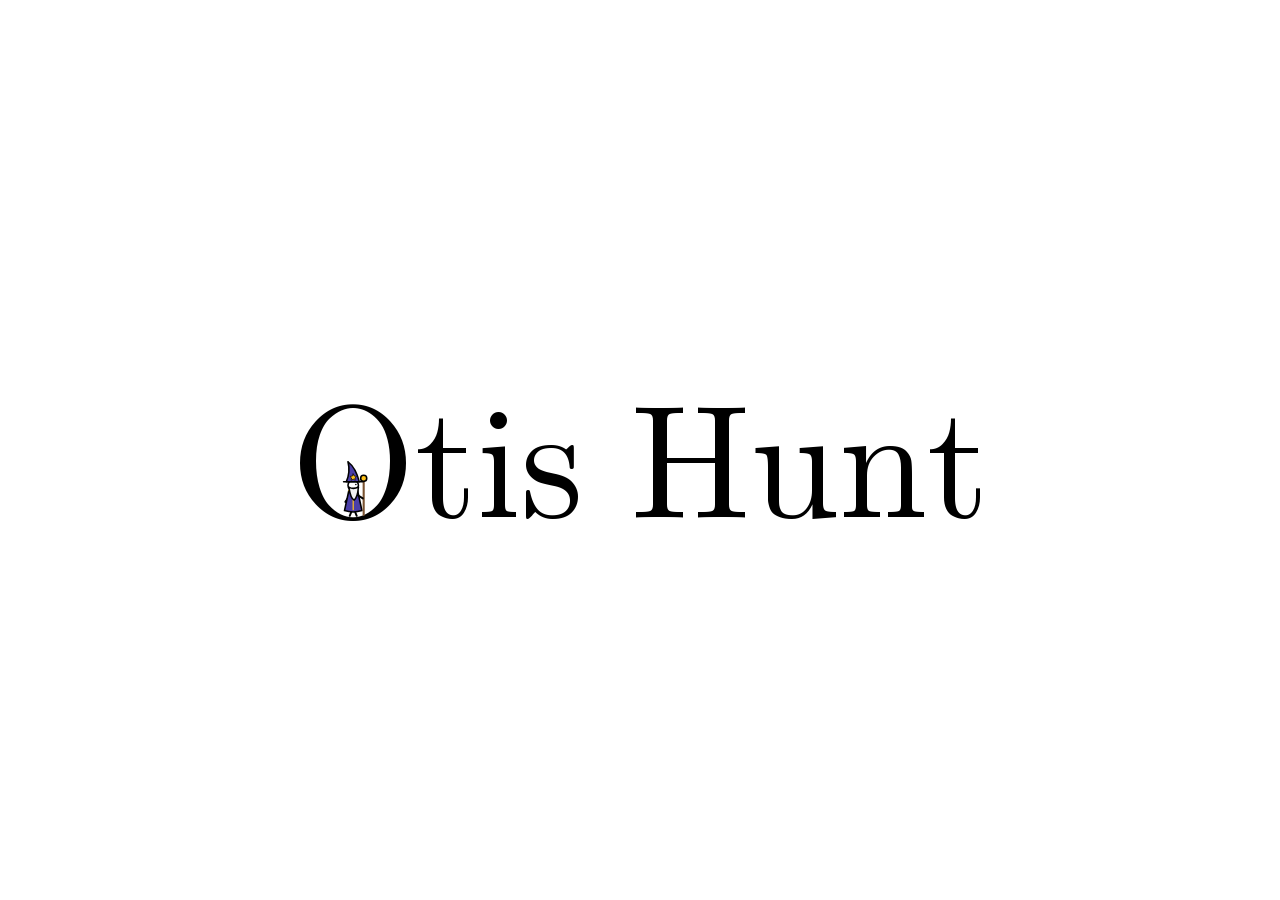
<file: index.html>
<!doctype html>
<html lang="en">
<head>
  <meta charset="utf-8">
  <meta name="viewport" content="width=device-width, initial-scale=1">
  <title>Otis Hunt</title>
  <link rel="stylesheet" href="css/fonts.css?v=20261121i">
  <link rel="stylesheet" href="css/cover.css?v=20261121i">
</head>
<body>
  <main class="cover">
    <h1 class="name" aria-label="Otis Hunt">
      <a class="letter key" href="home.html" aria-label="Enter site">O<svg class="o-wizard" viewBox="-14 -64 30 66" width="0" height="0" style="position:absolute" aria-hidden="true" focusable="false"><g class="wiz-body"><line x1="0" y1="-10" x2="-4" y2="0" /><line x1="0" y1="-10" x2="4" y2="0" /><line x1="-3" y1="-25" x2="-9" y2="-16" /><path class="robe" d="M-10 -6 L-5 -29 H5 L10 -6 Q0 -3 -10 -6 Z" /><path class="trim" d="M-5 -29 H5 M0 -29 V-7" /><line class="staff" x1="12" y1="-40" x2="12" y2="-1" /><circle class="orb" cx="12" cy="-43" r="3.5" /><line x1="3" y1="-25" x2="11" y2="-20" /><circle class="face" cx="0" cy="-35" r="6" /><path class="beard" d="M-5 -33 Q-3 -20 1 -18 Q5 -21 6 -33 Q0 -30 -5 -33 Z" /><circle class="eye" cx="3" cy="-36" r="0.9" /><path class="hat" d="M-8 -39 Q-3 -50 -6 -62 Q3 -55 7 -39 Z" /><path class="brim" d="M-11 -39 H11" /><path class="star" d="M0 -48 l1.2 2.4 2.6 .4 -1.9 1.8 .5 2.6 -2.4 -1.2 -2.4 1.2 .5 -2.6 -1.9 -1.8 2.6 -.4 Z" /></g></svg></a><button class="letter" type="button" aria-hidden="true" tabindex="-1">t</button><button class="letter" type="button" aria-hidden="true" tabindex="-1">i</button><button class="letter" type="button" aria-hidden="true" tabindex="-1">s</button>
      <span class="space"></span>
      <button class="letter" type="button" aria-hidden="true" tabindex="-1">H</button><button class="letter" type="button" aria-hidden="true" tabindex="-1">u</button><button class="letter" type="button" aria-hidden="true" tabindex="-1">n</button><button class="letter" type="button" aria-hidden="true" tabindex="-1">t</button>
    </h1>
  </main>

  <script src="js/cover.js?v=20261121i"></script>
</body>
</html>
</file>
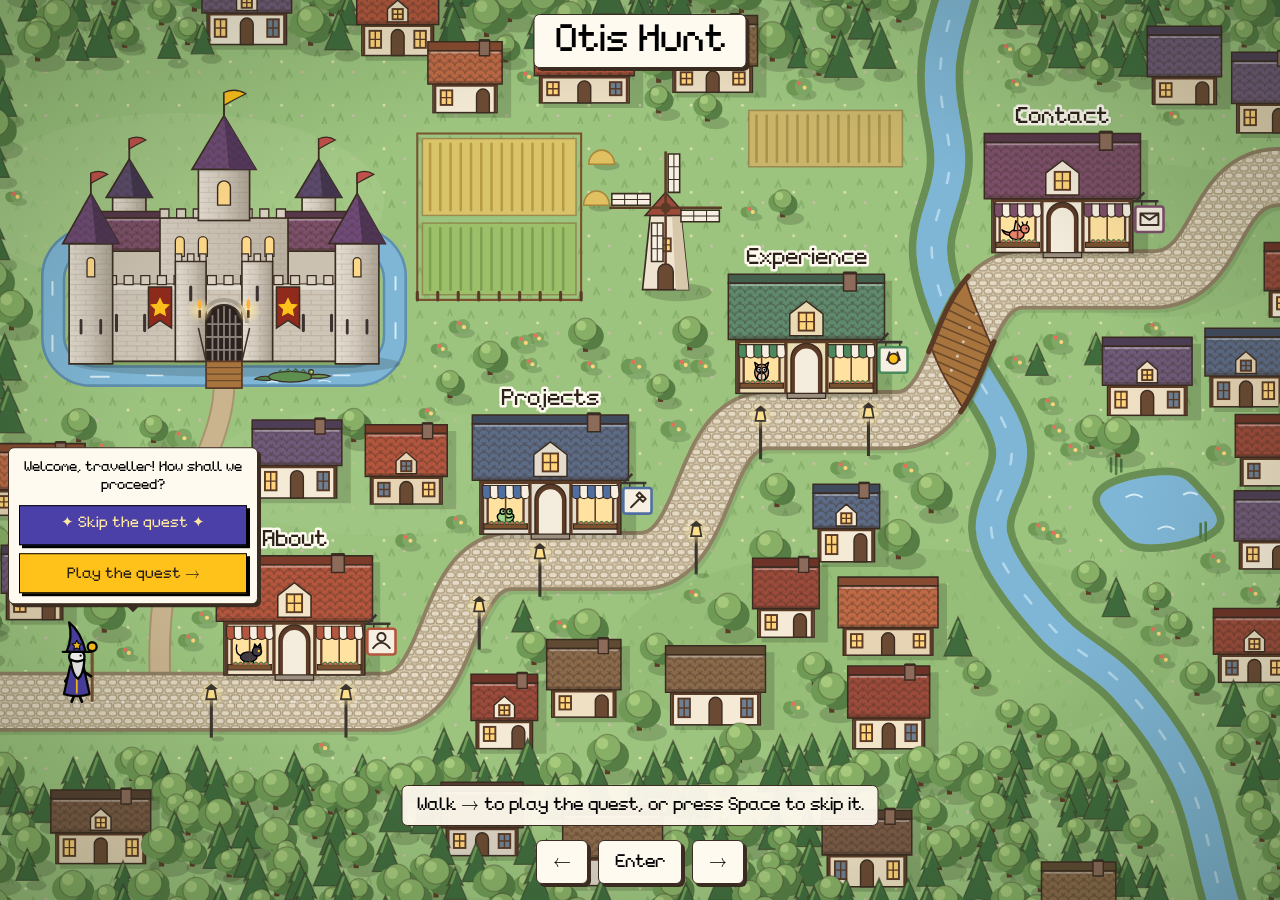
<file: home.html>
<!doctype html>
<html lang="en">
<head>
  <meta charset="utf-8">
  <meta name="viewport" content="width=device-width, initial-scale=1">
  <title>Otis Hunt</title>
  <link rel="stylesheet" href="css/fonts.css?v=20261121i">
  <link rel="stylesheet" href="css/home.css?v=20261121i">
  <script>
    // Coming from the cover's dive into the wizard: start inside his robe (see arrive() in home.js).
    try {
      if (sessionStorage.getItem('arriveZoom') && !location.hash &&
          !matchMedia('(prefers-reduced-motion: reduce)').matches) {
        document.documentElement.classList.add('arriving');
      }
    } catch (e) {}
  </script>
</head>
<body>
  <main class="world" id="world">
    <div class="start-menu" id="startMenu" role="group" aria-labelledby="startQ">
      <p class="start-q" id="startQ">Welcome, traveller! How shall we proceed?</p>
      <a class="magick" id="btnSkip" href="read.html">✦ Skip the quest ✦</a>
      <button type="button" class="play" id="btnPlay">Play the quest →</button>
    </div>

    <header class="title">
      <h1>Otis Hunt</h1>
    </header>

    <figure class="map-figure">
      <div class="map-scroll" id="mapScroll">
      <div class="map-wrap" id="mapWrap">
        <svg class="map" id="map" viewBox="-300 -200 1600 930" role="img"
             aria-label="Map of the portfolio. Walk the figure to a checkpoint and go inside.">

          <defs>
            <pattern id="grass" width="40" height="34" patternUnits="userSpaceOnUse">
              <path d="M6 10 l2 -5 l2 5 M24 26 l2 -5 l2 5 M30 8 l1.5 -4 l1.5 4 M12 28 l1.5 -4 l1.5 4" fill="none" stroke="#6f9a55" stroke-width="1.2" stroke-opacity=".55" stroke-linecap="round"/>
              <circle cx="20" cy="14" r="1.1" fill="#fff6c8" opacity=".7"/><circle cx="36" cy="22" r="1" fill="#f6b6c8" opacity=".7"/>
            </pattern>
            <pattern id="tiles" width="8" height="6" patternUnits="userSpaceOnUse">
              <path d="M0 6 a4 4 0 0 1 8 0 M-4 3 a4 4 0 0 1 8 0 M4 3 a4 4 0 0 1 8 0" fill="none" stroke="#3b2c22" stroke-opacity=".4" stroke-width=".9"/>
            </pattern>
            <pattern id="cobbles" width="16" height="12" patternUnits="userSpaceOnUse"><rect width="16" height="12" fill="#d8cbb2"/><g fill="#e4d9c4" stroke="#a89878" stroke-width=".9"><rect x=".8" y=".8" width="6.6" height="4.6" rx="2"/><rect x="8.6" y=".8" width="6.6" height="4.6" rx="2"/><rect x="-3.2" y="6.6" width="6.6" height="4.6" rx="2"/><rect x="4.6" y="6.6" width="6.6" height="4.6" rx="2"/><rect x="12.6" y="6.6" width="6.6" height="4.6" rx="2"/></g></pattern>
            <linearGradient id="towerShade" x1="0" y1="0" x2="1" y2="0">
              <stop offset="0" stop-color="#e6ded2"/><stop offset=".45" stop-color="#d3cabd"/><stop offset="1" stop-color="#a99f90"/>
            </linearGradient>
            <linearGradient id="keepShade" x1="0" y1="0" x2="1" y2="0">
              <stop offset="0" stop-color="#d9d0c3"/><stop offset="1" stop-color="#b9af9f"/>
            </linearGradient>
            <pattern id="bricks" width="16" height="8" patternUnits="userSpaceOnUse">
              <path d="M0 0 H16 M0 4 H16 M4 0 V4 M12 4 V8" fill="none" stroke="#7d7264" stroke-opacity=".35" stroke-width=".8"/>
            </pattern>
            <radialGradient id="lampGlow"><stop offset="0" stop-color="#ffe9a0" stop-opacity=".85"/><stop offset="1" stop-color="#ffe9a0" stop-opacity="0"/></radialGradient>
            <radialGradient id="vignette" cx=".5" cy=".5" r=".75"><stop offset=".6" stop-color="#1f2a14" stop-opacity="0"/><stop offset="1" stop-color="#1f2a14" stop-opacity=".22"/></radialGradient>
            <!-- trees and bushes, drawn once and reused -->
            <g id="tree-round-0"><ellipse cx="6" cy="1" rx="10.8" ry="5" fill="#1f2a14" opacity=".2"/><path d="M-2 0 V-5.4 H2 V0 Z" fill="#5b3a26"/><circle cx="3.1" cy="-9.9" r="8.5" fill="#557d44"/><circle cx="-3.6" cy="-11.7" r="7.6" fill="#6f9a55"/><circle cx="0" cy="-14.4" r="7.2" fill="#87b066" stroke="#3b2c22" stroke-width="1" stroke-opacity=".3"/><circle cx="-2.7" cy="-16.7" r="3.1" fill="#a6c97c"/></g><g id="tree-round-1"><ellipse cx="6" cy="1" rx="13.2" ry="6.1" fill="#1f2a14" opacity=".2"/><path d="M-2 0 V-6.6 H2 V0 Z" fill="#5b3a26"/><circle cx="3.8" cy="-12.1" r="10.4" fill="#557d44"/><circle cx="-4.4" cy="-14.3" r="9.3" fill="#6f9a55"/><circle cx="0" cy="-17.6" r="8.8" fill="#87b066" stroke="#3b2c22" stroke-width="1" stroke-opacity=".3"/><circle cx="-3.3" cy="-20.4" r="3.8" fill="#a6c97c"/></g><g id="tree-round-2"><ellipse cx="6" cy="1" rx="15.6" ry="7.2" fill="#1f2a14" opacity=".2"/><path d="M-2 0 V-7.8 H2 V0 Z" fill="#5b3a26"/><circle cx="4.5" cy="-14.3" r="12.3" fill="#557d44"/><circle cx="-5.2" cy="-16.9" r="11" fill="#6f9a55"/><circle cx="0" cy="-20.8" r="10.4" fill="#87b066" stroke="#3b2c22" stroke-width="1" stroke-opacity=".3"/><circle cx="-3.9" cy="-24.1" r="4.5" fill="#a6c97c"/></g><g id="tree-pine-0"><ellipse cx="7" cy="2" rx="8.1" ry="4" fill="#1f2a14" opacity=".2"/><path d="M0 -27 L6.3 -12.6 L4 -13.5 L9 -1.8 L-9 -1.8 L-4 -13.5 L-6.3 -12.6 Z" fill="#3f6b3d" stroke="#3b2c22" stroke-width="1" stroke-opacity=".5"/><path d="M0 -23.4 L-3.1 -14.4" stroke="#6f9a55" stroke-width="2" stroke-linecap="round"/></g><g id="tree-pine-1"><ellipse cx="7" cy="2" rx="9.9" ry="5" fill="#1f2a14" opacity=".2"/><path d="M0 -33 L7.7 -15.4 L5 -16.5 L11 -2.2 L-11 -2.2 L-5 -16.5 L-7.7 -15.4 Z" fill="#3f6b3d" stroke="#3b2c22" stroke-width="1" stroke-opacity=".5"/><path d="M0 -28.6 L-3.8 -17.6" stroke="#6f9a55" stroke-width="2" stroke-linecap="round"/></g><g id="tree-pine-2"><ellipse cx="7" cy="2" rx="11.7" ry="5.9" fill="#1f2a14" opacity=".2"/><path d="M0 -39 L9.1 -18.2 L5.9 -19.5 L13 -2.6 L-13 -2.6 L-5.9 -19.5 L-9.1 -18.2 Z" fill="#3f6b3d" stroke="#3b2c22" stroke-width="1" stroke-opacity=".5"/><path d="M0 -33.8 L-4.5 -20.8" stroke="#6f9a55" stroke-width="2" stroke-linecap="round"/></g><g id="bush-0"><ellipse cx="4" cy="1" rx="6.6" ry="3" fill="#1f2a14" opacity=".18"/><circle cx="-2.4" cy="-3" r="4.2" fill="#6f9a55"/><circle cx="2.4" cy="-3.6" r="4.5" fill="#7fa866"/><circle cx="0" cy="-5.4" r="1.6" fill="#e86f5a"/><circle cx="3" cy="-3" r="1.6" fill="#ffd47a"/></g><g id="bush-1"><ellipse cx="4" cy="1" rx="8.2" ry="3.8" fill="#1f2a14" opacity=".18"/><circle cx="-3" cy="-3.8" r="5.2" fill="#6f9a55"/><circle cx="3" cy="-4.5" r="5.6" fill="#7fa866"/><circle cx="0" cy="-6.8" r="1.6" fill="#e86f5a"/><circle cx="3.8" cy="-3.8" r="1.6" fill="#ffd47a"/></g><g id="bush-2"><ellipse cx="4" cy="1" rx="9.9" ry="4.5" fill="#1f2a14" opacity=".18"/><circle cx="-3.6" cy="-4.5" r="6.3" fill="#6f9a55"/><circle cx="3.6" cy="-5.4" r="6.8" fill="#7fa866"/><circle cx="0" cy="-8.1" r="1.6" fill="#e86f5a"/><circle cx="4.5" cy="-4.5" r="1.6" fill="#ffd47a"/></g>
          </defs>
          <!-- ── Scenery: a town seen from above, the street climbing bottom-left to top-right (generated by tools/gen_map.py) ── -->
          <g class="scenery" aria-hidden="true">
          <rect x="-300" y="-200" width="1600" height="930" fill="#9cc47f"/><rect x="-300" y="-200" width="1600" height="930" fill="url(#grass)"/>
          <ellipse cx="140" cy="90" rx="160" ry="70" fill="#a9cc8a" opacity=".6"/>
          <ellipse cx="700" cy="440" rx="220" ry="80" fill="#93bb76" opacity=".6"/>
          <ellipse cx="300" cy="300" rx="140" ry="50" fill="#a4c985" opacity=".6"/>
          <ellipse cx="900" cy="120" rx="120" ry="60" fill="#94bb78" opacity=".6"/>
          <ellipse cx="-250" cy="300" rx="200" ry="120" fill="#93bb76" opacity=".6"/>
          <ellipse cx="1250" cy="600" rx="220" ry="110" fill="#a4c985" opacity=".6"/>
          <ellipse cx="500" cy="-180" rx="260" ry="70" fill="#a9cc8a" opacity=".6"/>
          <ellipse cx="300" cy="700" rx="260" ry="70" fill="#93bb76" opacity=".6"/>
          <rect x="330" y="40" width="120" height="60" fill="#d9c46a" stroke="#8a6a3a" stroke-width="1.2" stroke-opacity=".6"/><path d="M336 44 V96 M344 44 V96 M352 44 V96 M360 44 V96 M368 44 V96 M376 44 V96 M384 44 V96 M392 44 V96 M400 44 V96 M408 44 V96 M416 44 V96 M424 44 V96 M432 44 V96 M440 44 V96" stroke="#b89c45" stroke-width="2" stroke-linecap="round"/><rect x="330" y="106" width="120" height="56" fill="#9cbf6a" stroke="#8a6a3a" stroke-width="1.2" stroke-opacity=".6"/><path d="M336 110 V158 M344 110 V158 M352 110 V158 M360 110 V158 M368 110 V158 M376 110 V158 M384 110 V158 M392 110 V158 M400 110 V158 M408 110 V158 M416 110 V158 M424 110 V158 M432 110 V158 M440 110 V158" stroke="#7da152" stroke-width="2" stroke-linecap="round"/><rect x="585" y="18" width="120" height="44" fill="#c9b46a" stroke="#8a6a3a" stroke-width="1.2" stroke-opacity=".6"/><path d="M591 22 V58 M599 22 V58 M607 22 V58 M615 22 V58 M623 22 V58 M631 22 V58 M639 22 V58 M647 22 V58 M655 22 V58 M663 22 V58 M671 22 V58 M679 22 V58 M687 22 V58 M695 22 V58" stroke="#a8924c" stroke-width="2" stroke-linecap="round"/><rect x="-270" y="-170" width="150" height="70" fill="#d9c46a" stroke="#8a6a3a" stroke-width="1.2" stroke-opacity=".6"/><path d="M-264 -166 V-104 M-256 -166 V-104 M-248 -166 V-104 M-240 -166 V-104 M-232 -166 V-104 M-224 -166 V-104 M-216 -166 V-104 M-208 -166 V-104 M-200 -166 V-104 M-192 -166 V-104 M-184 -166 V-104 M-176 -166 V-104 M-168 -166 V-104 M-160 -166 V-104 M-152 -166 V-104 M-144 -166 V-104 M-136 -166 V-104 M-128 -166 V-104" stroke="#b89c45" stroke-width="2" stroke-linecap="round"/><rect x="-270" y="-94" width="150" height="60" fill="#a9c46a" stroke="#8a6a3a" stroke-width="1.2" stroke-opacity=".6"/><path d="M-264 -90 V-38 M-256 -90 V-38 M-248 -90 V-38 M-240 -90 V-38 M-232 -90 V-38 M-224 -90 V-38 M-216 -90 V-38 M-208 -90 V-38 M-200 -90 V-38 M-192 -90 V-38 M-184 -90 V-38 M-176 -90 V-38 M-168 -90 V-38 M-160 -90 V-38 M-152 -90 V-38 M-144 -90 V-38 M-136 -90 V-38 M-128 -90 V-38" stroke="#8aa552" stroke-width="2" stroke-linecap="round"/><rect x="1100" y="230" width="160" height="80" fill="#c9b46a" stroke="#8a6a3a" stroke-width="1.2" stroke-opacity=".6"/><path d="M1106 234 V306 M1114 234 V306 M1122 234 V306 M1130 234 V306 M1138 234 V306 M1146 234 V306 M1154 234 V306 M1162 234 V306 M1170 234 V306 M1178 234 V306 M1186 234 V306 M1194 234 V306 M1202 234 V306 M1210 234 V306 M1218 234 V306 M1226 234 V306 M1234 234 V306 M1242 234 V306 M1250 234 V306" stroke="#a8924c" stroke-width="2" stroke-linecap="round"/><rect x="1100" y="316" width="160" height="64" fill="#9cbf6a" stroke="#8a6a3a" stroke-width="1.2" stroke-opacity=".6"/><path d="M1106 320 V376 M1114 320 V376 M1122 320 V376 M1130 320 V376 M1138 320 V376 M1146 320 V376 M1154 320 V376 M1162 320 V376 M1170 320 V376 M1178 320 V376 M1186 320 V376 M1194 320 V376 M1202 320 V376 M1210 320 V376 M1218 320 V376 M1226 320 V376 M1234 320 V376 M1242 320 V376 M1250 320 V376" stroke="#7da152" stroke-width="2" stroke-linecap="round"/><rect x="-270" y="590" width="150" height="80" fill="#d9c46a" stroke="#8a6a3a" stroke-width="1.2" stroke-opacity=".6"/><path d="M-264 594 V666 M-256 594 V666 M-248 594 V666 M-240 594 V666 M-232 594 V666 M-224 594 V666 M-216 594 V666 M-208 594 V666 M-200 594 V666 M-192 594 V666 M-184 594 V666 M-176 594 V666 M-168 594 V666 M-160 594 V666 M-152 594 V666 M-144 594 V666 M-136 594 V666 M-128 594 V666" stroke="#b89c45" stroke-width="2" stroke-linecap="round"/><rect x="180" y="-170" width="170" height="60" fill="#c9b46a" stroke="#8a6a3a" stroke-width="1.2" stroke-opacity=".6"/><path d="M186 -166 V-114 M194 -166 V-114 M202 -166 V-114 M210 -166 V-114 M218 -166 V-114 M226 -166 V-114 M234 -166 V-114 M242 -166 V-114 M250 -166 V-114 M258 -166 V-114 M266 -166 V-114 M274 -166 V-114 M282 -166 V-114 M290 -166 V-114 M298 -166 V-114 M306 -166 V-114 M314 -166 V-114 M322 -166 V-114 M330 -166 V-114 M338 -166 V-114" stroke="#a8924c" stroke-width="2" stroke-linecap="round"/><path d="M326 36 H454 V166 H326 Z" fill="none" stroke="#7a5230" stroke-width="1.6"/><path d="M326 166 v-6 M342 166 v-6 M358 166 v-6 M374 166 v-6 M390 166 v-6 M406 166 v-6 M422 166 v-6 M438 166 v-6 M454 166 v-6" stroke="#5b3a26" stroke-width="2.4" stroke-linecap="round"/><ellipse cx="474" cy="61" rx="10" ry="4" fill="#1f2a14" opacity=".2"/><path d="M460 60 a10 11 0 0 1 20 0 Z" fill="#e0c060" stroke="#a8863a" stroke-width="1.2"/><ellipse cx="470" cy="93" rx="10" ry="4" fill="#1f2a14" opacity=".2"/><path d="M456 92 a10 11 0 0 1 20 0 Z" fill="#e0c060" stroke="#a8863a" stroke-width="1.2"/>
          <path d="M696.1 -221 L696.3 -220.7 L701.6 -214.8 L701.6 -214.8 L707.5 -208.2 L713.7 -201.1 L719.9 -193.7 L725.9 -185.9 L731.6 -178 L736.5 -170 L740.5 -162.2 L743.4 -154.7 L745.1 -147.6 L745.8 -140.1 L745.4 -131.3 L744.2 -121.5 L742.1 -111 L739.5 -99.8 L736.4 -88.4 L733 -76.8 L729.7 -65.3 L729.7 -65.1 L726.5 -53.9 L726.4 -53.6 L723.8 -42.9 L723.6 -42.3 L721.5 -32.2 L721.4 -31.2 L720.1 -22 L720 -20.8 L719.6 -12.4 L719.5 -11.5 L719.6 -3.6 L719.6 -2.8 L720 4.6 L720.1 5.3 L720.8 12.3 L720.9 12.9 L721.9 19.6 L721.9 19.9 L723 26.3 L723.1 26.5 L724.2 32.6 L725.2 38.4 L726.1 43.9 L726.7 49.2 L727 54.2 L727 59.3 L726.6 64.3 L725.7 69.3 L724.5 74.4 L723.1 79.7 L721.4 85.2 L719.6 90.8 L719.6 90.9 L717.9 96.6 L717.7 97 L716.2 102.7 L716 103.3 L714.7 109 L714.5 110 L713.6 115.7 L713.4 117 L713 122.8 L712.9 124.3 L713 130.2 L713.1 131.5 L713.7 137.6 L713.8 138.5 L714.8 144.7 L715 145.4 L716.4 151.6 L716.5 152.3 L718.2 158.5 L718.3 159 L720.3 165.3 L720.4 165.8 L722.6 172 L722.7 172.4 L725 178.7 L725.1 179 L727.6 185.3 L727.7 185.5 L730.2 191.8 L730.3 191.9 L730.9 193.5 L731.3 192.5 L731.4 192.5 L732.2 190.4 L732.2 190.4 L733.1 188.3 L733.1 188.2 L734 186.2 L734 186.1 L734.9 184.1 L735 183.9 L735.8 181.9 L735.9 181.8 L736.8 179.8 L736.9 179.6 L737.8 177.6 L737.9 177.4 L738.8 175.5 L738.9 175.2 L739.8 173.3 L739.9 173.1 L740.9 171.2 L741 170.9 L742 169 L742.2 168.7 L743.1 166.9 L743.3 166.5 L744.3 164.8 L744.5 164.4 L745.6 162.6 L745.8 162.2 L746.8 160.5 L747.1 160.1 L748.2 158.4 L748.5 158 L749.1 157 L748.9 156.3 L747.1 150.5 L745.6 144.8 L744.4 139.4 L743.5 134.1 L743 129.1 L742.9 124.5 L743.3 120 L744 115.3 L745.2 110.3 L746.6 105.2 L748.3 99.8 L750 94.1 L750.1 94 L751.8 88.3 L751.9 87.9 L753.5 82.1 L753.7 81.4 L755.1 75.5 L755.2 74.7 L756.2 68.6 L756.4 67.5 L756.9 61.3 L757 60.1 L757 54 L757 52.9 L756.6 46.9 L756.6 46.1 L755.9 40.1 L755.8 39.5 L754.9 33.6 L754.8 33.3 L753.7 27.2 L753.7 27.2 L752.6 21.1 L751.5 15 L750.6 8.9 L749.9 2.5 L749.6 -4.1 L749.5 -11.2 L749.9 -18.6 L751 -26.7 L752.9 -35.9 L755.5 -46.1 L758.5 -57 L761.9 -68.5 L761.9 -68.5 L765.2 -80.2 L765.3 -80.5 L768.5 -92.2 L768.6 -92.6 L771.4 -104.3 L771.5 -104.9 L773.7 -116.3 L773.9 -117.2 L775.3 -128.2 L775.4 -129.5 L775.8 -139.8 L775.7 -141.6 L774.9 -151.2 L774.8 -152.4 L774.6 -153.5 L772.4 -162.7 L771.8 -164.6 L768.2 -173.8 L767.6 -175.2 L762.9 -184.3 L762.3 -185.3 L756.8 -194.2 L756.3 -195 L750.2 -203.6 L749.8 -204.1 L743.4 -212.4 L743.1 -212.8 L736.6 -220.5 L736.3 -220.8 L730 -228 L729.9 -228.2 L724 -234.8 L718.8 -240.5 L714.9 -245.1 L712 -249 L711.1 -250.1 L710 -251.2 L708.9 -252.1 L707.6 -252.9 L706.3 -253.6 L705 -254.2 L703.6 -254.6 L702.1 -254.9 L700.6 -255 L699.2 -255 L697.7 -254.8 L696.3 -254.5 L694.9 -254.1 L693.5 -253.5 L692.2 -252.8 L691 -252 L689.9 -251.1 L688.8 -250 L687.9 -248.9 L687.1 -247.6 L686.4 -246.3 L685.8 -245 L685.4 -243.6 L685.1 -242.1 L685 -240.6 L685 -239.2 L685.2 -237.7 L685.5 -236.3 L685.9 -234.9 L686.5 -233.5 L687.2 -232.2 L688 -231 L691.2 -226.8 L691.7 -226.1 Z M756.8 244.4 L760.6 250.6 L764.2 256.6 L767.5 262.4 L770.3 268 L772.6 273.2 L774.2 278 L775.1 282.2 L775.4 285.8 L775 289.6 L774.1 293.9 L772.5 298.7 L770.5 304 L768.2 309.6 L768.2 309.6 L765.8 315.4 L765.6 315.8 L763.5 321.6 L763.2 322.5 L761.4 328.3 L761.1 329.7 L759.9 335.5 L759.7 337.6 L759.3 343.3 L759.3 344.6 L759.4 345.9 L760.1 351.7 L760.3 352.8 L760.5 353.9 L762.1 359.8 L762.6 361.2 L764.8 367.2 L765.3 368.2 L768.1 374.3 L768.5 375.1 L771.8 381.2 L772.2 381.9 L775.9 388 L776.3 388.5 L780.4 394.6 L780.7 395 L785 401 L785.2 401.4 L789.8 407.3 L790 407.5 L794.6 413.3 L794.8 413.5 L799.4 419.1 L799.5 419.2 L804.1 424.6 L804.2 424.7 L808.7 429.8 L809.1 430.3 L813.6 435.1 L814.3 435.8 L819 440.2 L819.6 440.7 L824.6 444.8 L825 445.2 L830.1 449.1 L830.4 449.4 L835.6 453.1 L835.8 453.2 L841 456.9 L846.2 460.6 L851.2 464.2 L855.9 467.9 L860.5 471.7 L864.7 475.7 L868.9 480.1 L873.2 485 L877.6 490.3 L881.9 495.6 L886.2 501.1 L890.4 506.8 L894.5 512.6 L898.5 518.5 L902.4 524.7 L906.1 531 L909.7 537.5 L913.1 544.2 L916.3 551 L919.1 558 L921.7 565.3 L924 573 L926.2 581 L928.3 589.4 L930.4 598.1 L932.5 607.1 L932.5 607.1 L934.7 616.2 L934.7 616.4 L937 625.6 L937.1 625.9 L939.6 635.2 L939.7 635.6 L942.5 644.9 L942.6 645.4 L945.8 654.8 L945.9 655.2 L949.5 665 L949.6 665.3 L953.8 675.9 L953.8 676.1 L958.3 687.3 L958.4 687.5 L963.2 699 L963.2 699.1 L968.1 710.8 L968.2 710.9 L973.1 722.4 L973.1 722.5 L977.9 733.7 L977.9 733.7 L982.5 744.3 L982.5 744.3 L986.8 754.1 L990.6 762.7 L993.7 770.1 L996.2 775.9 L996.8 777.2 L997.6 778.4 L998.5 779.6 L999.5 780.7 L1000.6 781.7 L1001.8 782.5 L1003 783.3 L1004.4 783.9 L1005.8 784.4 L1007.2 784.7 L1008.7 784.9 L1010.1 785 L1011.6 784.9 L1013.1 784.7 L1014.5 784.3 L1015.9 783.8 L1017.2 783.2 L1018.4 782.4 L1019.6 781.5 L1020.7 780.5 L1021.7 779.4 L1022.5 778.2 L1023.3 777 L1023.9 775.6 L1024.4 774.2 L1024.7 772.8 L1024.9 771.3 L1025 769.9 L1024.9 768.4 L1024.7 766.9 L1024.3 765.5 L1023.8 764.1 L1021.3 758.3 L1021.3 758.2 L1018.1 750.8 L1018.1 750.8 L1014.3 742.1 L1010.1 732.3 L1005.5 721.8 L1000.7 710.6 L995.8 699.2 L990.9 687.6 L986.2 676.1 L981.7 665 L977.7 654.6 L974.2 645 L971.2 636.1 L968.5 627.2 L966.1 618.2 L963.8 609.2 L961.7 600.2 L959.6 591.3 L959.6 591.2 L957.5 582.4 L957.5 582.2 L955.3 573.6 L955.2 573.3 L952.9 564.8 L952.8 564.4 L950.3 556.2 L950.1 555.6 L947.3 547.7 L947 547 L943.9 539.3 L943.6 538.7 L940.2 531.3 L939.9 530.8 L936.3 523.7 L936.1 523.3 L932.3 516.3 L932.1 515.9 L928.1 509.2 L927.9 508.9 L923.8 502.4 L923.6 502 L919.3 495.7 L919.1 495.4 L914.8 489.3 L914.6 489 L910.2 483.1 L910 482.8 L905.5 477.1 L905.3 476.8 L900.8 471.3 L900.6 471.1 L896.1 465.6 L895.9 465.4 L891.3 460.2 L890.9 459.7 L886.2 454.7 L885.5 454.1 L880.6 449.5 L880 449 L875 444.7 L874.5 444.3 L869.4 440.3 L869 440.1 L863.8 436.3 L863.6 436.2 L858.3 432.4 L853.2 428.8 L848.2 425.2 L843.6 421.6 L839.2 417.9 L835.1 414.1 L831.1 409.9 L826.9 405.1 L822.4 399.8 L817.9 394.4 L813.5 388.9 L809.2 383.3 L805.1 377.7 L801.4 372.1 L798 366.6 L795.1 361.2 L792.7 356.1 L790.9 351.3 L789.8 347.1 L789.4 343.7 L789.6 340.3 L790.3 336.2 L791.7 331.7 L793.6 326.6 L795.9 321.1 L798.3 315.3 L798.5 314.9 L800.7 309.1 L801 308.3 L802.9 302.4 L803.2 301.1 L804.5 295.2 L804.8 293.3 L805.4 287.4 L805.4 286.2 L805.4 285 L805 279 L804.8 277.8 L804.6 276.7 L803.3 270.7 L802.9 269.1 L800.8 263 L800.3 261.8 L797.7 255.7 L797.3 254.8 L794.1 248.6 L793.8 248 L790.3 241.7 L790.1 241.4 L786.3 235.1 L786.2 234.9 L782.3 228.6 L782.3 228.6 L778.4 222.3 L774.7 216.2 L771.5 210.6 L771.2 211.3 L770.4 213.3 L769.5 215.4 L769.5 215.4 L768.7 217.5 L768.6 217.5 L767.8 219.6 L767.8 219.6 L766.9 221.7 L766.9 221.8 L766 223.8 L766 223.9 L765.1 225.9 L765 226.1 L764.2 228.1 L764.1 228.2 L763.2 230.2 L763.1 230.4 L762.2 232.4 L762.1 232.6 L761.2 234.5 L761.1 234.8 L760.2 236.7 L760.1 236.9 L759.1 238.8 L759 239.1 L758 241 L757.8 241.3 L756.9 243.1 L756.7 243.5 L756.4 243.9 Z M946.5 323.8 L943.9 320.7 L941.3 317.8 L938.8 315 L936.5 312.4 L934.3 309.9 L932.3 307.7 L930.2 305.7 L928 304 L925.6 302.6 L922.7 301.5 L919.4 300.7 L915.5 300.2 L911 300 L905.9 300.2 L900.3 300.7 L894.3 301.5 L888.1 302.6 L882 304 L876.1 305.7 L870.7 307.7 L866 309.9 L862.1 312.4 L859.2 315 L857.3 317.8 L856.4 320.7 L856.5 323.8 L857.4 326.9 L859 330 L861.1 333.1 L863.5 336.2 L866.1 339.3 L868.7 342.2 L871.2 345 L873.5 347.6 L875.7 350.1 L877.7 352.3 L879.8 354.3 L882 356 L884.4 357.4 L887.3 358.5 L890.6 359.3 L894.5 359.8 L899 360 L904.1 359.8 L909.7 359.3 L915.7 358.5 L921.9 357.4 L928 356 L933.9 354.3 L939.3 352.3 L944 350.1 L947.9 347.6 L950.8 345 L952.7 342.2 L953.6 339.3 L953.5 336.2 L952.6 333.1 L951 330 L948.9 326.9 Z" fill="#7fa866" stroke="#6a8f55" stroke-width="6" stroke-linejoin="round"/>
          <path d="M759.9 243.8 L763.2 249 L763.2 249.1 L766.8 255.1 L766.9 255.2 L770.1 261 L770.2 261.1 L773 266.6 L773.1 266.8 L775.3 272 L775.4 272.2 L777 277 L777.1 277.3 L778 281.5 L778.1 281.7 L778.1 282 L778.4 285.6 L778.4 285.9 L778.4 286.1 L778 289.9 L778 290.3 L777 294.6 L776.9 294.9 L775.4 299.6 L775.3 299.8 L773.3 305 L773.3 305.1 L771 310.7 L771 310.7 L768.6 316.5 L768.4 316.9 L766.3 322.6 L766 323.4 L764.3 329.1 L764 330.4 L762.9 336 L762.7 337.8 L762.3 343.4 L762.3 344.5 L762.4 345.6 L763.1 351.3 L763.2 352.3 L763.4 353.2 L765 359 L765.4 360.2 L767.6 366.1 L768 367 L770.8 373 L771.2 373.7 L774.4 379.8 L774.8 380.4 L778.5 386.4 L778.8 386.9 L782.8 392.9 L783.1 393.3 L787.4 399.3 L787.6 399.6 L792.1 405.4 L792.3 405.7 L796.9 411.4 L797.1 411.6 L801.7 417.2 L801.8 417.3 L806.4 422.7 L806.5 422.7 L810.9 427.9 L811.3 428.2 L815.7 433 L816.4 433.6 L821 438 L821.6 438.4 L826.5 442.5 L826.9 442.9 L831.9 446.7 L832.2 446.9 L837.4 450.7 L837.5 450.8 L842.8 454.5 L847.9 458.1 L848 458.2 L853 461.8 L853 461.8 L857.8 465.5 L857.9 465.6 L862.4 469.4 L862.5 469.5 L866.8 473.5 L866.9 473.6 L871.1 478 L871.1 478.1 L875.4 483.1 L875.5 483.1 L879.9 488.3 L879.9 488.4 L884.3 493.7 L884.3 493.8 L888.6 499.3 L888.6 499.3 L892.8 505 L892.9 505 L897 510.8 L897 510.9 L901 516.9 L901.1 516.9 L904.9 523.1 L905 523.1 L908.7 529.5 L908.7 529.5 L912.3 536 L912.3 536.1 L915.7 542.8 L915.8 542.9 L919 549.7 L919 549.9 L921.9 556.8 L921.9 557 L924.5 564.3 L924.5 564.4 L926.9 572.1 L926.9 572.2 L929.1 580.2 L929.1 580.3 L931.2 588.7 L931.3 588.7 L933.3 597.4 L933.3 597.4 L935.4 606.4 L935.4 606.4 L937.6 615.5 L937.6 615.7 L939.9 624.9 L940 625.1 L942.5 634.4 L942.6 634.7 L945.4 644 L945.5 644.5 L948.6 653.8 L948.7 654.2 L952.4 664 L952.4 664.2 L956.6 674.8 L956.6 675 L961.1 686.2 L961.2 686.3 L965.9 697.9 L966 698 L970.9 709.7 L970.9 709.7 L975.8 721.3 L975.9 721.3 L980.7 732.5 L980.7 732.5 L985.3 743.1 L989.5 752.9 L993.3 761.5 L993.3 761.6 L996.5 768.9 L996.5 768.9 L998.9 774.6 L999.5 775.7 L1000.1 776.7 L1000.8 777.7 L1001.6 778.6 L1002.5 779.3 L1003.4 780 L1004.4 780.6 L1005.5 781.1 L1006.6 781.5 L1007.8 781.8 L1008.9 781.9 L1010.1 782 L1011.3 781.9 L1012.4 781.7 L1013.6 781.4 L1014.7 781 L1015.7 780.5 L1016.7 779.9 L1017.7 779.2 L1018.6 778.4 L1019.3 777.5 L1020 776.6 L1020.6 775.6 L1021.1 774.5 L1021.5 773.4 L1021.8 772.2 L1021.9 771.1 L1022 769.9 L1021.9 768.7 L1021.7 767.6 L1021.4 766.4 L1021 765.2 L1018.6 759.5 L1018.5 759.4 L1015.3 752 L1015.3 752 L1011.5 743.3 L1007.3 733.5 L1007.3 733.5 L1002.7 723 L1002.7 723 L997.9 711.8 L997.9 711.8 L993 700.3 L993 700.3 L988.1 688.7 L988.1 688.7 L983.4 677.2 L983.4 677.2 L978.9 666.1 L978.9 666.1 L974.9 655.6 L974.8 655.6 L971.3 646.1 L971.3 646 L968.3 637.1 L968.3 637 L965.6 628 L965.6 628 L963.2 619 L963.2 618.9 L960.9 610 L960.9 609.9 L958.8 600.9 L958.8 600.9 L956.7 592 L956.7 591.9 L954.6 583.1 L954.5 582.9 L952.4 574.3 L952.3 574 L950 565.6 L949.9 565.3 L947.4 557.1 L947.2 556.6 L944.5 548.7 L944.2 548.1 L941.1 540.5 L940.9 539.9 L937.5 532.6 L937.3 532.2 L933.7 525.1 L933.4 524.7 L929.7 517.8 L929.5 517.4 L925.5 510.8 L925.3 510.4 L921.3 504 L921 503.7 L916.9 497.4 L916.7 497.1 L912.4 491 L912.2 490.8 L907.8 484.9 L907.6 484.7 L903.1 478.9 L903 478.7 L898.5 473.2 L898.3 473 L893.8 467.6 L893.6 467.4 L889.1 462.2 L888.7 461.7 L884.1 456.8 L883.5 456.2 L878.6 451.7 L878.1 451.2 L873.1 447 L872.7 446.7 L867.5 442.7 L867.2 442.5 L862 438.7 L861.9 438.6 L856.6 434.9 L851.4 431.2 L851.4 431.2 L846.5 427.6 L846.4 427.6 L841.7 424 L841.6 423.9 L837.3 420.3 L837.1 420.1 L833 416.3 L832.9 416.2 L828.9 412 L828.9 411.9 L824.6 407 L824.6 407 L820.1 401.8 L820.1 401.7 L815.6 396.3 L815.6 396.3 L811.1 390.8 L811.1 390.7 L806.8 385.1 L806.8 385.1 L802.7 379.4 L802.6 379.3 L798.9 373.8 L798.8 373.6 L795.4 368.1 L795.4 368 L792.4 362.6 L792.4 362.5 L790 357.4 L789.9 357.1 L788.1 352.3 L788 352.1 L786.9 347.9 L786.8 347.7 L786.8 347.5 L786.4 344.1 L786.4 343.8 L786.4 343.6 L786.6 340.1 L786.6 339.7 L787.4 335.7 L787.5 335.4 L788.9 330.8 L788.9 330.6 L790.8 325.5 L790.9 325.4 L793.1 319.9 L793.2 319.9 L795.5 314.1 L795.7 313.8 L797.9 308 L798.1 307.3 L800 301.6 L800.3 300.4 L801.6 294.6 L801.8 293 L802.4 287.2 L802.4 286.1 L802.4 285.1 L802 279.2 L801.9 278.3 L801.7 277.3 L800.4 271.4 L800 270 L798 264 L797.6 263 L794.9 256.9 L794.6 256.1 L791.5 250 L791.2 249.5 L787.7 243.2 L787.5 242.9 L783.7 236.6 L783.6 236.5 L779.7 230.2 L775.8 223.9 L775.8 223.9 L772.1 217.8 L772.1 217.7 L771.9 217.5 L771.4 218.6 L771.4 218.6 L771.4 218.7 L771.4 218.7 L770.6 220.7 L770.6 220.7 L770.5 220.8 L770.5 220.8 L769.7 222.8 L769.7 222.8 L769.6 222.9 L769.6 222.9 L768.8 225 L768.8 225 L768.7 225.1 L768.7 225.1 L767.9 227.1 L767.9 227.1 L767.8 227.3 L767.8 227.3 L766.9 229.3 L766.9 229.3 L766.8 229.5 L766.8 229.5 L766 231.5 L766 231.5 L765.9 231.6 L765.9 231.7 L765 233.6 L765 233.6 L764.9 233.8 L764.9 233.9 L763.9 235.8 L763.9 235.8 L763.8 236.1 L763.8 236.1 L762.9 238 L762.9 238 L762.8 238.3 L762.7 238.3 L761.8 240.2 L761.8 240.2 L761.7 240.5 L761.6 240.5 L760.7 242.4 L760.7 242.4 L760.5 242.7 L760.5 242.7 Z M944.1 325.7 L941.6 322.7 L939.1 319.8 L936.6 317 L936.6 317 L934.3 314.4 L932.1 311.9 L930.1 309.8 L928.2 308 L926.3 306.5 L924.2 305.3 L921.8 304.3 L918.9 303.6 L915.3 303.2 L911 303 L906.1 303.2 L900.6 303.6 L894.8 304.4 L888.8 305.5 L882.8 306.9 L877 308.6 L871.8 310.5 L867.4 312.6 L863.9 314.8 L861.4 317 L860 319.1 L859.4 321.1 L859.5 323.3 L860.2 325.7 L861.6 328.5 L863.5 331.4 L865.9 334.3 L868.4 337.3 L870.9 340.2 L873.4 343 L873.4 343 L875.7 345.6 L877.9 348.1 L879.9 350.2 L881.8 352 L883.7 353.5 L885.8 354.7 L888.2 355.7 L891.1 356.4 L894.7 356.8 L899 357 L903.9 356.8 L909.4 356.4 L915.2 355.6 L921.2 354.5 L927.2 353.1 L933 351.4 L938.2 349.5 L942.6 347.4 L946.1 345.2 L948.6 343 L950 340.9 L950.6 338.9 L950.5 336.7 L949.8 334.3 L948.4 331.5 L946.5 328.6 Z M698.4 -222.9 L698.6 -222.7 L703.8 -216.8 L703.8 -216.8 L709.7 -210.2 L709.7 -210.2 L715.9 -203.1 L716 -203.1 L722.2 -195.6 L722.3 -195.5 L728.3 -187.8 L728.4 -187.7 L734 -179.7 L734.1 -179.6 L739.1 -171.6 L739.2 -171.4 L743.2 -163.6 L743.3 -163.3 L746.2 -155.8 L746.4 -155.4 L748.1 -148.3 L748.1 -148.1 L748.1 -147.9 L748.8 -140.3 L748.8 -140 L748.4 -131.2 L748.4 -130.9 L747.1 -121.1 L747.1 -121 L745.1 -110.4 L745 -110.3 L742.4 -99.1 L742.3 -99.1 L739.3 -87.6 L739.2 -87.6 L735.9 -76 L735.9 -76 L732.6 -64.5 L732.5 -64.3 L729.4 -53.2 L729.4 -52.8 L726.7 -42.2 L726.5 -41.6 L724.5 -31.7 L724.3 -30.8 L723.1 -21.7 L723 -20.6 L722.6 -12.3 L722.5 -11.5 L722.6 -3.7 L722.6 -2.9 L723 4.4 L723.1 5.1 L723.8 12 L723.9 12.5 L724.8 19.1 L724.9 19.4 L726 25.8 L726 25.9 L727.1 32.1 L727.1 32.1 L728.2 37.9 L728.2 38 L729.1 43.5 L729.1 43.6 L729.7 48.8 L729.7 49 L730 54.1 L730 54.3 L730 59.3 L730 59.5 L729.5 64.5 L729.5 64.8 L728.7 69.8 L728.6 69.9 L727.5 75.1 L727.4 75.2 L726 80.5 L725.9 80.6 L724.3 86.1 L724.3 86.1 L722.5 91.7 L722.5 91.8 L720.7 97.5 L720.6 97.8 L719.1 103.4 L718.9 104 L717.6 109.7 L717.5 110.5 L716.5 116.2 L716.4 117.3 L715.9 123 L715.9 124.3 L716 130.1 L716.1 131.3 L716.7 137.3 L716.8 138.1 L717.8 144.1 L717.9 144.8 L719.3 150.9 L719.4 151.5 L721.1 157.7 L721.2 158.2 L723.1 164.4 L723.3 164.8 L725.4 171.1 L725.5 171.4 L727.8 177.6 L727.9 177.9 L730.4 184.2 L730.4 184.3 L731 185.6 L731.2 185 L731.2 185 L731.3 184.9 L731.3 184.9 L732.1 182.9 L732.1 182.9 L732.2 182.7 L732.2 182.7 L733.1 180.7 L733.1 180.7 L733.2 180.5 L733.2 180.5 L734 178.5 L734 178.5 L734.1 178.4 L734.1 178.3 L735 176.4 L735 176.4 L735.1 176.2 L735.1 176.1 L736.1 174.2 L736.1 174.2 L736.2 173.9 L736.2 173.9 L737.1 172 L737.1 172 L737.2 171.7 L737.3 171.7 L738.2 169.8 L738.2 169.8 L738.3 169.5 L738.4 169.5 L739.3 167.6 L739.3 167.6 L739.5 167.3 L739.5 167.3 L740.5 165.5 L740.5 165.4 L740.7 165.1 L740.7 165.1 L741.7 163.3 L741.7 163.3 L741.9 162.9 L741.9 162.9 L743 161.1 L743 161.1 L743.2 160.7 L743.2 160.7 L744.3 159 L744.3 158.9 L744.6 158.5 L744.6 158.5 L745.7 156.8 L745.7 156.8 L745.8 156.6 L744.2 151.4 L744.2 151.3 L742.7 145.6 L742.6 145.5 L741.4 140 L741.4 139.9 L740.5 134.6 L740.5 134.4 L740 129.4 L740 129.2 L739.9 124.6 L739.9 124.3 L740.3 119.7 L740.3 119.5 L741.1 114.8 L741.1 114.6 L742.3 109.7 L742.3 109.5 L743.7 104.4 L743.7 104.3 L745.4 98.9 L745.4 98.9 L747.2 93.2 L747.2 93.1 L749 87.4 L749.1 87.1 L750.6 81.3 L750.8 80.7 L752.1 74.9 L752.3 74.1 L753.3 68.2 L753.4 67.2 L753.9 61.1 L754 60 L754 54 L754 53.1 L753.7 47.1 L753.6 46.4 L752.9 40.5 L752.8 40 L751.9 34.1 L751.8 33.8 L750.8 27.8 L750.8 27.7 L749.6 21.7 L749.6 21.6 L748.6 15.5 L748.6 15.5 L747.7 9.3 L747.6 9.2 L747 2.8 L747 2.7 L746.6 -3.9 L746.6 -4.1 L746.5 -11.1 L746.5 -11.3 L746.9 -18.8 L747 -19 L748.1 -27.1 L748.1 -27.3 L750 -36.5 L750 -36.6 L752.6 -46.8 L752.6 -46.9 L755.7 -57.8 L755.7 -57.8 L759 -69.3 L759 -69.3 L762.3 -81.1 L762.4 -81.3 L765.6 -93 L765.7 -93.4 L768.4 -104.9 L768.6 -105.5 L770.7 -116.8 L770.9 -117.7 L772.3 -128.5 L772.4 -129.7 L772.8 -139.8 L772.7 -141.5 L772 -150.9 L771.8 -151.9 L771.7 -152.9 L769.5 -161.9 L768.9 -163.6 L765.4 -172.6 L764.9 -173.9 L760.3 -182.8 L759.7 -183.8 L754.3 -192.6 L753.8 -193.3 L747.8 -201.8 L747.4 -202.3 L741 -210.5 L740.7 -210.8 L734.3 -218.6 L734.1 -218.8 L727.7 -226.1 L727.6 -226.2 L721.7 -232.8 L721.7 -232.8 L716.6 -238.5 L716.5 -238.6 L712.6 -243.2 L712.5 -243.3 L709.6 -247.1 L708.8 -248.1 L708 -248.9 L707.1 -249.7 L706.1 -250.3 L705.1 -250.9 L704 -251.3 L702.8 -251.7 L701.7 -251.9 L700.5 -252 L699.3 -252 L698.2 -251.9 L697 -251.6 L695.9 -251.3 L694.8 -250.8 L693.8 -250.3 L692.8 -249.6 L691.9 -248.8 L691.1 -248 L690.3 -247.1 L689.7 -246.1 L689.1 -245.1 L688.7 -244 L688.3 -242.8 L688.1 -241.7 L688 -240.5 L688 -239.3 L688.1 -238.2 L688.4 -237 L688.7 -235.9 L689.2 -234.8 L689.7 -233.8 L690.4 -232.7 L693.5 -228.6 L694.1 -228 Z" fill="#7fb6d6"/>
          <path d="M700 -240 L703.2 -235.8 L707.5 -230.7 L712.8 -224.8 L718.7 -218.1 L725.1 -210.9 L731.6 -203.1 L738 -194.9 L744.1 -186.3 L749.6 -177.4 L754.2 -168.4 L757.8 -159.2 L760 -150 L760.8 -140.4 L760.4 -130.1 L759 -119.1 L756.8 -107.8 L754 -96.1 L750.8 -84.4 L747.5 -72.6 L744.1 -61.1 L741 -49.9 L738.3 -39.2 L736.2 -29.2 L735 -20 L734.5 -11.6 L734.6 -3.7 L735 3.8 L735.7 10.7 L736.7 17.4 L737.8 23.8 L739 29.9 L740 35.9 L741 41.9 L741.7 47.8 L742.1 53.8 L742 60 L741.4 66.2 L740.4 72.2 L739.1 78.1 L737.5 83.9 L735.7 89.6 L733.9 95.3 L732.2 101 L730.6 106.7 L729.3 112.4 L728.4 118.2 L727.9 124 L728 130 L728.6 136.1 L729.6 142.2 L731 148.4 L732.7 154.6 L734.6 160.9 L736.8 167.2 L737.5 169.1 M766.8 232.1 L769.5 236.5 L773.4 242.8 L777.2 249.1 L780.7 255.4 L783.9 261.6 L786.6 267.8 L788.6 273.9 L790 280 L790.4 286 L789.9 292 L788.6 297.9 L786.7 303.7 L784.5 309.5 L782.1 315.3 L779.7 321.1 L777.5 326.9 L775.8 332.6 L774.6 338.4 L774.3 344.2 L775 350 L776.6 355.9 L778.9 361.9 L781.7 368 L785 374.1 L788.7 380.2 L792.8 386.2 L797.1 392.3 L801.7 398.1 L806.3 403.9 L810.9 409.5 L815.5 414.9 L820 420 L824.5 424.8 L829.2 429.2 L834.2 433.3 L839.3 437.2 L844.4 441 L849.7 444.7 L854.9 448.4 L860.2 452.2 L865.4 456.2 L870.4 460.5 L875.3 465 L880 470 L884.6 475.3 L889.1 480.7 L893.7 486.3 L898.1 492 L902.6 498 L906.9 504.1 L911.1 510.4 L915.2 516.9 L919.1 523.6 L922.9 530.5 L926.6 537.6 L930 545 L933.1 552.7 L935.9 560.6 L938.4 568.8 L940.7 577.2 L942.9 585.9 L945 594.7 L947.1 603.7 L949.3 612.8 L951.6 622 L954.1 631.3 L956.9 640.6 L960 650 L963.6 659.9 L967.8 670.5 L972.3 681.8 L977 693.3 L981.9 705 L986.9 716.6 L991.7 727.7 L996.3 738.3 L1000.5 748.1 L1004.3 756.8 L1007.5 764.2 L1010 770" fill="none" stroke="#b9dcef" stroke-width="2" stroke-linecap="round" stroke-dasharray="8 22" opacity=".9"/>
          <path d="M880 320 q6 -4 12 0 M905 345 q6 -4 12 0 M925 318 q5 -3 10 0" fill="none" stroke="#d6ecf7" stroke-width="1.6" stroke-linecap="round"/>
          <path d="M868 300 v-10 M872 302 v-13 M876 300 v-9 M938 352 v-11 M942 354 v-14" stroke="#4f7a45" stroke-width="2" stroke-linecap="round"/>
          <path d="M166.6 239.9 L166.2 243.8 L165.6 247.8 L164.8 251.7 L163.9 255.7 L162.9 259.7 L161.7 263.7 L160.4 267.8 L158.9 272 L157.4 276.2 L155.8 280.5 L154.1 284.9 L152.3 289.4 L150.4 293.9 L148.6 298.6 L146.6 303.3 L146.6 303.4 L144.6 308.2 L144.6 308.3 L142.7 313.2 L142.6 313.3 L140.7 318.4 L140.6 318.4 L138.7 323.6 L138.6 323.7 L136.7 329 L136.7 329.1 L134.8 334.6 L134.7 334.7 L132.8 340.4 L132.8 340.5 L131 346.3 L130.9 346.4 L129.2 352.3 L129.2 352.5 L127.5 358.6 L127.4 358.8 L125.8 365.1 L125.8 365.2 L124.3 371.7 L124.3 371.9 L122.9 378.6 L122.8 378.8 L121.6 385.7 L121.5 385.8 L120.4 393 L120.4 393.2 L119.3 400.5 L119.3 400.7 L118.5 408.3 L118.4 408.4 L117.7 416.3 L117.7 416.5 L117.2 424.5 L117.2 424.7 L116.8 433 L116.8 433.2 L116.7 441.8 L116.7 442 L116.7 450.9 L116.7 451.1 L116.9 458 L117.4 458 L119.5 458 L121.6 458 L123.8 458 L125.9 458 L128 458 L130.1 458 L132.2 458 L132.9 458 L132.7 450.7 L132.7 442 L132.8 433.6 L133.2 425.5 L133.7 417.6 L134.4 410 L135.2 402.6 L136.2 395.4 L137.3 388.5 L138.6 381.8 L139.9 375.2 L141.4 368.9 L142.9 362.8 L144.6 356.8 L146.3 351 L148.1 345.3 L149.9 339.8 L151.8 334.5 L153.7 329.2 L155.6 324.1 L157.5 319.1 L159.5 314.2 L161.4 309.4 L163.4 304.6 L165.3 300 L165.3 299.9 L167.1 295.4 L167.1 295.3 L168.9 290.8 L169 290.7 L170.7 286.3 L170.7 286.2 L172.4 281.8 L172.4 281.7 L174 277.4 L174.1 277.2 L175.5 272.9 L175.6 272.8 L176.9 268.5 L177 268.3 L178.2 264.1 L178.3 263.9 L179.4 259.6 L179.5 259.4 L180.4 255.2 L180.5 254.9 L181.3 250.6 L181.4 250.4 L182 246.1 L182.1 245.8 L182.6 241.5 L182.6 241.2 L182.9 236.9 L182.9 236.5 L183 232.2 L183 231.1 L182.8 230.1 L182.5 229.1 L182 228.2 L181.5 227.3 L180.8 226.5 L180 225.8 L179.2 225.2 L178.2 224.7 L177.3 224.3 L176.2 224.1 L175.2 224 L174.1 224 L173.1 224.2 L172.1 224.5 L171.2 225 L170.3 225.5 L169.5 226.2 L168.8 227 L168.2 227.8 L167.7 228.8 L167.3 229.7 L167.1 230.8 L167 231.8 L166.9 236 Z" fill="#c9b48e" stroke="#a8936c" stroke-width="1.5"/>
          <path d="M-330 502 L-315 502 L-310 502 L-305 502 L-300 502 L-295 502 L-290 502 L-285 502 L-280 502 L-275 502 L-270 502 L-265 502 L-260 502 L-255 502 L-250 502 L-245 502 L-240 502 L-235 502 L-230 502 L-225 502 L-220 502 L-215 502 L-210 502 L-205 502 L-200 502 L-195 502 L-190 502 L-185 502 L-180 502 L-175 502 L-170 502 L-165 502 L-160 502 L-155 502 L-150 502 L-145 502 L-140 502 L-115 502 L-110 502 L-105 502 L-100 502 L-85 502 L-80 502 L-75 502 L-70 502 L15 502 L20 502 L25 502 L40 502 L45 502 L50 502 L60 502 L62.1 502 L64.3 502 L70.6 502 L72.7 502 L74.9 502 L77 502 L79.1 502 L81.2 502 L83.4 502 L85.5 502 L87.6 502 L89.8 502 L94 502 L96.1 502 L98.2 502 L100.4 502 L102.5 502 L104.6 502 L106.8 502 L108.9 502 L111 502 L113.1 502 L115.2 502 L117.4 502 L119.5 502 L121.6 502 L123.7 502 L125.9 502 L128 502 L130.1 502 L132.3 502 L134.4 502 L136.5 502 L138.6 502 L140.8 502 L142.9 502 L145 502 L155.6 502 L157.7 502 L159.9 502 L162 502 L168.4 502 L170.5 502 L172.6 502 L174.8 502 L210.9 502 L213 502 L215.1 502 L221.5 502 L223.6 502 L225.7 502 L230 502 L230.9 502 L231.8 502 L234.4 502 L235.2 502 L236.1 502 L237 502 L237.9 502 L238.7 502 L239.6 502 L240.5 502 L241.4 502 L242.3 502 L243.1 502 L244 502 L244.9 502 L245.7 502 L246.6 502 L247.5 502 L248.4 502 L249.3 502 L250.1 502 L251 502 L251.9 502 L252.7 502 L253.6 502 L254.5 502 L255.4 502 L256.2 502 L257.1 502 L258 502 L258.9 502 L259.8 502 L260.6 502 L261.5 502 L262.4 502 L263.3 502 L264.1 502 L265 502 L269.4 502 L270.2 502 L271.1 502 L272 502 L274.6 502 L275.5 502 L276.4 502 L277.3 502 L292.1 502 L293 502 L293.9 502 L296.5 502 L297.4 502 L298.2 502 L300 502 L300.6 502 L302.6 501.9 L303.7 501.9 L305.7 501.7 L306.8 501.6 L308.8 501.4 L309.9 501.2 L311.8 500.8 L313 500.6 L314.8 500.1 L315.9 499.8 L317.7 499.3 L318.8 498.9 L320.5 498.3 L321.6 497.9 L323.3 497.2 L324.4 496.7 L326 495.9 L327 495.4 L328.5 494.5 L329.5 493.9 L331 493 L331.9 492.4 L333.3 491.4 L334.2 490.8 L335.6 489.7 L336.4 489.1 L337.7 487.9 L338.4 487.3 L339.8 486.1 L340.4 485.5 L341.7 484.2 L342.3 483.6 L343.6 482.2 L344.1 481.7 L345.3 480.3 L345.8 479.7 L347 478.2 L347.4 477.7 L348.6 476.2 L348.9 475.7 L350.1 474.1 L350.4 473.6 L351.5 472 L351.8 471.6 L352.9 469.9 L353.2 469.5 L354.2 467.8 L354.4 467.4 L355.5 465.6 L355.7 465.2 L356.7 463.5 L356.9 463.1 L357.8 461.3 L358 461 L359 459.1 L359.1 458.8 L360.1 456.9 L360.2 456.7 L361.1 454.8 L361.2 454.5 L362.1 452.6 L362.2 452.4 L363.1 450.4 L363.2 450.2 L364.1 448.2 L364.2 448.1 L365 446.1 L365.1 445.9 L366 443.9 L366 443.8 L366.9 441.8 L366.9 441.7 L367.8 439.6 L367.8 439.6 L368.6 437.5 L368.7 437.5 L369.5 435.4 L369.5 435.4 L370.4 433.3 L371.2 431.3 L372 429.3 L372.9 427.3 L373.7 425.3 L374.5 423.3 L375.3 421.4 L376.1 419.6 L376.9 417.8 L377.7 416 L378.6 414.3 L379.4 412.6 L380.2 411 L381 409.4 L381.8 407.9 L382.6 406.5 L383.4 405.1 L384.2 403.8 L385 402.5 L385.8 401.4 L386.6 400.3 L387.3 399.3 L388.1 398.4 L388.8 397.5 L389.5 396.8 L390.2 396.1 L390.9 395.5 L391.5 394.9 L392.2 394.5 L392.8 394 L393.3 393.7 L393.9 393.4 L394.5 393.1 L395 392.9 L395.6 392.7 L396.2 392.5 L396.8 392.3 L397.5 392.2 L398.3 392.1 L399.1 392 L400.3 392 L400.8 392 L401.5 392 L402.2 392 L403 392 L403.8 392 L404.5 392 L405.2 392 L406 392 L406.8 392 L407.5 392 L408.2 392 L409 392 L409.7 392 L410.5 392 L411.2 392 L412 392 L412.7 392 L413.5 392 L414.3 392 L418.8 392 L419.5 392 L420.2 392 L430 392 L430.9 392 L431.8 392 L432.6 392 L433.5 392 L434.4 392 L435.2 392 L436.1 392 L437 392 L437.9 392 L438.7 392 L439.6 392 L440.5 392 L441.4 392 L442.3 392 L444 392 L444.9 392 L445.7 392 L446.6 392 L448.4 392 L449.2 392 L450.1 392 L451 392 L451.9 392 L452.7 392 L453.6 392 L454.5 392 L456.2 392 L457.1 392 L458 392 L458.9 392 L459.8 392 L461.5 392 L462.4 392 L463.2 392 L464.1 392 L465 392 L466.7 392 L467.6 392 L468.5 392 L474.6 392 L475.5 392 L476.4 392 L493 392 L493.9 392 L494.8 392 L496.5 392 L497.4 392 L498.2 392 L500 392 L500.6 392 L502.6 391.9 L503.7 391.9 L505.7 391.7 L506.8 391.6 L508.8 391.4 L509.9 391.2 L511.8 390.8 L513 390.6 L514.8 390.1 L515.9 389.8 L517.7 389.3 L518.8 388.9 L520.5 388.3 L521.6 387.9 L523.3 387.2 L524.4 386.7 L526 385.9 L527 385.4 L528.5 384.5 L529.5 383.9 L531 383 L531.9 382.4 L533.3 381.4 L534.2 380.8 L535.6 379.7 L536.4 379.1 L537.7 377.9 L538.4 377.3 L539.8 376.1 L540.4 375.5 L541.7 374.2 L542.3 373.6 L543.6 372.2 L544.1 371.7 L545.3 370.3 L545.8 369.7 L547 368.2 L547.4 367.7 L548.6 366.2 L548.9 365.7 L550.1 364.1 L550.4 363.6 L551.5 362 L551.8 361.6 L552.9 359.9 L553.2 359.5 L554.2 357.8 L554.4 357.4 L555.5 355.6 L555.7 355.2 L556.7 353.5 L556.9 353.1 L557.8 351.3 L558 351 L559 349.1 L559.1 348.8 L560.1 346.9 L560.2 346.7 L561.1 344.8 L561.2 344.5 L562.1 342.6 L562.2 342.4 L563.1 340.4 L563.2 340.2 L564.1 338.2 L564.2 338.1 L565 336.1 L565.1 335.9 L566 333.9 L566 333.8 L566.9 331.8 L566.9 331.7 L567.8 329.6 L567.8 329.6 L568.6 327.5 L568.7 327.5 L569.5 325.4 L569.5 325.4 L570.4 323.3 L571.2 321.3 L572 319.3 L572.9 317.3 L573.7 315.3 L574.5 313.3 L575.3 311.4 L576.1 309.6 L576.9 307.8 L577.7 306 L578.6 304.3 L579.4 302.6 L580.2 301 L581 299.4 L581.8 297.9 L582.6 296.5 L583.4 295.1 L584.2 293.8 L585 292.5 L585.8 291.4 L586.6 290.3 L587.3 289.3 L588.1 288.4 L588.8 287.5 L589.5 286.8 L590.2 286.1 L590.9 285.5 L591.5 284.9 L592.2 284.5 L592.8 284 L593.3 283.7 L593.9 283.4 L594.5 283.1 L595 282.9 L595.6 282.7 L596.2 282.5 L596.8 282.3 L597.5 282.2 L598.3 282.1 L599.1 282 L600.3 282 L600.7 282 L601.5 282 L602.2 282 L603 282 L604.5 282 L605.2 282 L606 282 L606.8 282 L607.5 282 L608.2 282 L609 282 L609.7 282 L610.5 282 L611.2 282 L612 282 L612.7 282 L613.5 282 L614.3 282 L615 282 L615.7 282 L616.5 282 L630 282 L630.9 282 L631.8 282 L632.6 282 L634.4 282 L635.2 282 L636.1 282 L638.7 282 L639.6 282 L640.5 282 L641.4 282 L642.2 282 L643.1 282 L644 282 L644.9 282 L645.7 282 L646.6 282 L647.5 282 L648.4 282 L649.3 282 L650.1 282 L651 282 L652.7 282 L653.6 282 L656.2 282 L657.1 282 L658 282 L658.9 282 L659.8 282 L660.6 282 L661.5 282 L662.4 282 L663.2 282 L664.1 282 L665 282 L665.9 282 L666.8 282 L667.6 282 L700 282 L700.6 282 L702.6 281.9 L703.7 281.9 L705.7 281.7 L706.8 281.6 L708.8 281.4 L709.9 281.2 L711.8 280.8 L713 280.6 L714.8 280.1 L715.9 279.8 L717.7 279.3 L718.8 278.9 L720.5 278.3 L721.6 277.9 L723.3 277.2 L724.4 276.7 L726 275.9 L727 275.4 L728.5 274.5 L729.5 273.9 L731 273 L731.9 272.4 L733.3 271.4 L734.2 270.8 L735.6 269.7 L736.4 269.1 L737.7 267.9 L738.4 267.3 L739.8 266.1 L740.4 265.5 L741.7 264.2 L742.3 263.6 L743.6 262.2 L744.1 261.7 L745.3 260.3 L745.8 259.7 L747 258.2 L747.4 257.7 L748.6 256.2 L748.9 255.7 L750.1 254.1 L750.4 253.6 L751.5 252 L751.8 251.6 L752.9 249.9 L753.2 249.5 L754.2 247.8 L754.4 247.4 L755.5 245.6 L755.7 245.2 L756.7 243.5 L756.9 243.1 L757.8 241.3 L758 241 L759 239.1 L759.1 238.8 L760.1 236.9 L760.2 236.7 L761.1 234.8 L761.2 234.5 L762.1 232.6 L762.2 232.4 L763.1 230.4 L763.2 230.2 L764.1 228.2 L764.2 228.1 L765 226.1 L765.1 225.9 L766 223.9 L766 223.8 L766.9 221.8 L766.9 221.7 L767.8 219.6 L767.8 219.6 L768.6 217.5 L768.7 217.5 L769.5 215.4 L769.5 215.4 L770.4 213.3 L771.2 211.3 L772 209.3 L772.9 207.3 L773.7 205.3 L774.5 203.3 L775.3 201.4 L776.1 199.6 L776.9 197.8 L777.7 196 L778.6 194.3 L779.4 192.6 L780.2 191 L781 189.4 L781.8 187.9 L782.6 186.5 L783.4 185.1 L784.2 183.8 L785 182.5 L785.8 181.4 L786.6 180.3 L787.3 179.3 L788.1 178.4 L788.8 177.5 L789.5 176.8 L790.2 176.1 L790.9 175.5 L791.5 174.9 L792.2 174.5 L792.8 174 L793.3 173.7 L793.9 173.4 L794.5 173.1 L795 172.9 L795.6 172.7 L796.2 172.5 L796.8 172.3 L797.5 172.2 L798.3 172.1 L799.1 172 L800.3 172 L800.8 172 L801.5 172 L802.2 172 L803 172 L804.5 172 L805.2 172 L806 172 L806.8 172 L807.5 172 L808.3 172 L809 172 L809.7 172 L810.5 172 L811.3 172 L812 172 L812.7 172 L813.5 172 L814.2 172 L815.8 172 L816.5 172 L817.2 172 L818 172 L818.8 172 L819.5 172 L820.2 172 L830.9 172 L831.8 172 L832.6 172 L835.3 172 L836.1 172 L837 172 L837.9 172 L839.6 172 L840.5 172 L841.4 172 L842.3 172 L843.1 172 L844 172 L844.9 172 L845.7 172 L846.6 172 L847.5 172 L848.4 172 L849.2 172 L850.1 172 L851 172 L852.7 172 L853.6 172 L854.5 172 L855.4 172 L856.2 172 L857.1 172 L858 172 L858.9 172 L859.8 172 L861.5 172 L862.4 172 L863.2 172 L864.1 172 L865.9 172 L866.7 172 L867.6 172 L868.5 172 L870.2 172 L871.1 172 L872 172 L872.9 172 L874.6 172 L875.5 172 L876.4 172 L879 172 L879.9 172 L880.7 172 L900 172 L900.4 172 L902.4 172 L903.3 171.9 L905.2 171.8 L906.1 171.8 L908 171.6 L908.9 171.5 L910.7 171.2 L911.6 171.1 L913.4 170.8 L914.3 170.6 L916 170.2 L916.9 170 L918.6 169.5 L919.5 169.3 L921.2 168.8 L922.1 168.5 L923.7 167.9 L924.5 167.6 L926.1 167 L926.9 166.6 L928.4 165.9 L929.3 165.5 L930.7 164.8 L931.5 164.4 L932.9 163.6 L933.7 163.1 L935.1 162.3 L935.8 161.8 L937.1 160.9 L937.8 160.5 L939.1 159.5 L939.7 159.1 L941 158.1 L941.6 157.6 L942.8 156.6 L943.4 156.1 L944.6 155 L945.1 154.6 L946.2 153.4 L946.7 153 L947.9 151.8 L948.3 151.4 L949.4 150.2 L949.8 149.8 L950.9 148.6 L951.2 148.2 L952.3 146.9 L952.6 146.5 L953.6 145.2 L953.9 144.9 L954.9 143.6 L955.2 143.2 L956.2 141.9 L956.4 141.6 L957.4 140.2 L957.6 139.9 L958.5 138.5 L958.7 138.3 L959.6 136.9 L959.8 136.6 L960.7 135.2 L960.9 135 L961.8 133.5 L961.9 133.3 L962.8 131.9 L962.9 131.7 L963.7 130.2 L963.8 130.1 L964.7 128.6 L964.8 128.5 L965.6 127 L965.7 126.9 L966.5 125.4 L966.6 125.4 L967.4 123.9 L967.5 123.8 L968.3 122.3 L968.3 122.3 L969.2 120.8 L970 119.3 L970.8 117.8 L971.6 116.4 L972.4 115 L973.2 113.6 L974 112.3 L974.8 111 L975.6 109.8 L976.3 108.5 L977.1 107.4 L977.9 106.2 L978.6 105.1 L979.3 104.1 L980.1 103.1 L980.8 102.2 L981.5 101.3 L982.2 100.4 L982.9 99.6 L983.6 98.9 L984.3 98.2 L985 97.6 L985.6 97 L986.3 96.4 L986.9 95.9 L987.6 95.5 L988.2 95 L988.9 94.7 L989.5 94.3 L990.2 94 L990.8 93.7 L991.5 93.4 L992.3 93.1 L993 92.9 L993.8 92.7 L994.7 92.5 L995.6 92.3 L996.6 92.2 L997.6 92.1 L998.8 92 L1000.2 92 L1004.3 92 L1008.5 92 L1012.7 92 L1021.2 92 L1025.5 92 L1029.8 92 L1034 92 L1038.2 92 L1042.5 92 L1046.8 92 L1051 92 L1055.2 92 L1059.5 92 L1063.8 92 L1068 92 L1072.3 92 L1076.5 92 L1080.8 92 L1085 92 L1089.3 92 L1093.5 92 L1097.8 92 L1102 92 L1110.5 92 L1114.7 92 L1127.5 92 L1131.8 92 L1136 92 L1140.2 92 L1144.5 92 L1153 92 L1157.2 92 L1161.5 92 L1165.8 92 L1170 92 L1216.8 92 L1221 92 L1225.2 92 L1340 92 L1340 48 L1225.2 48 L1221 48 L1216.8 48 L1170 48 L1165.7 48 L1161.5 48 L1157.2 48 L1153 48 L1144.5 48 L1140.2 48 L1136 48 L1131.8 48 L1127.5 48 L1114.7 48 L1110.5 48 L1102 48 L1097.8 48 L1093.5 48 L1089.3 48 L1085 48 L1080.8 48 L1076.5 48 L1072.2 48 L1068 48 L1063.8 48 L1059.5 48 L1055.2 48 L1051 48 L1046.8 48 L1042.5 48 L1038.2 48 L1034 48 L1029.8 48 L1025.5 48 L1021.3 48 L1012.8 48 L1008.5 48 L1004.2 48 L1000 48 L999.6 48 L997.6 48 L996.7 48.1 L994.8 48.2 L993.9 48.2 L992 48.4 L991.1 48.5 L989.3 48.8 L988.4 48.9 L986.6 49.2 L985.7 49.4 L984 49.8 L983.1 50 L981.4 50.5 L980.5 50.7 L978.8 51.2 L977.9 51.5 L976.3 52.1 L975.5 52.4 L973.9 53 L973.1 53.4 L971.6 54.1 L970.7 54.5 L969.3 55.2 L968.5 55.6 L967.1 56.4 L966.3 56.9 L964.9 57.7 L964.2 58.2 L962.9 59.1 L962.2 59.5 L960.9 60.5 L960.3 60.9 L959 61.9 L958.4 62.4 L957.2 63.4 L956.6 63.9 L955.4 65 L954.9 65.4 L953.8 66.6 L953.3 67 L952.1 68.2 L951.7 68.6 L950.6 69.8 L950.2 70.2 L949.1 71.4 L948.8 71.8 L947.7 73.1 L947.4 73.5 L946.4 74.8 L946.1 75.1 L945.1 76.4 L944.8 76.8 L943.8 78.1 L943.6 78.4 L942.6 79.8 L942.4 80.1 L941.5 81.5 L941.3 81.7 L940.4 83.1 L940.2 83.4 L939.3 84.8 L939.1 85 L938.2 86.5 L938.1 86.7 L937.2 88.1 L937.1 88.3 L936.3 89.8 L936.2 89.9 L935.3 91.4 L935.2 91.5 L934.4 93 L934.3 93.1 L933.5 94.6 L933.4 94.6 L932.6 96.1 L932.5 96.2 L931.7 97.7 L931.7 97.7 L930.8 99.2 L930 100.7 L929.2 102.2 L928.4 103.6 L927.6 105 L926.8 106.4 L926 107.7 L925.2 109 L924.4 110.2 L923.7 111.5 L922.9 112.6 L922.1 113.8 L921.4 114.9 L920.7 115.9 L919.9 116.9 L919.2 117.8 L918.5 118.7 L917.8 119.6 L917.1 120.4 L916.4 121.1 L915.7 121.8 L915 122.4 L914.4 123 L913.7 123.6 L913.1 124.1 L912.4 124.5 L911.8 125 L911.1 125.3 L910.5 125.7 L909.8 126 L909.2 126.3 L908.5 126.6 L907.7 126.9 L907 127.1 L906.2 127.3 L905.3 127.5 L904.4 127.7 L903.4 127.8 L902.4 127.9 L901.2 128 L899.8 128 L880.8 128 L879.9 128 L879 128 L876.4 128 L875.5 128 L874.6 128 L872.9 128 L872 128 L871.1 128 L870.2 128 L868.5 128 L867.6 128 L866.8 128 L865.9 128 L864.1 128 L863.3 128 L862.4 128 L861.5 128 L859.7 128 L858.9 128 L858 128 L857.1 128 L856.3 128 L855.4 128 L854.5 128 L853.6 128 L852.7 128 L851 128 L850.1 128 L849.3 128 L848.4 128 L847.5 128 L846.6 128 L845.8 128 L844.9 128 L844 128 L843.1 128 L842.3 128 L841.4 128 L840.5 128 L839.6 128 L837.9 128 L837 128 L836.1 128 L835.2 128 L832.6 128 L831.8 128 L830.9 128 L820.3 128 L819.5 128 L818.7 128 L818 128 L817.3 128 L816.5 128 L815.8 128 L814.2 128 L813.5 128 L812.8 128 L812 128 L811.2 128 L810.5 128 L809.8 128 L809 128 L808.3 128 L807.5 128 L806.7 128 L806 128 L805.3 128 L804.5 128 L803 128 L802.3 128 L801.5 128 L800.8 128 L800 128 L799.4 128 L797.4 128.1 L796.3 128.1 L794.3 128.3 L793.2 128.4 L791.2 128.6 L790.1 128.8 L788.2 129.2 L787 129.4 L785.2 129.9 L784.1 130.2 L782.3 130.7 L781.2 131.1 L779.5 131.7 L778.4 132.1 L776.7 132.8 L775.6 133.3 L774 134.1 L773 134.6 L771.5 135.5 L770.5 136.1 L769 137 L768.1 137.6 L766.7 138.6 L765.8 139.2 L764.4 140.3 L763.6 140.9 L762.3 142.1 L761.6 142.7 L760.2 143.9 L759.6 144.5 L758.3 145.8 L757.7 146.4 L756.4 147.8 L755.9 148.3 L754.7 149.7 L754.2 150.3 L753 151.8 L752.6 152.3 L751.4 153.8 L751.1 154.3 L749.9 155.9 L749.6 156.4 L748.5 158 L748.2 158.4 L747.1 160.1 L746.8 160.5 L745.8 162.2 L745.6 162.6 L744.5 164.4 L744.3 164.8 L743.3 166.5 L743.1 166.9 L742.2 168.7 L742 169 L741 170.9 L740.9 171.2 L739.9 173.1 L739.8 173.3 L738.9 175.2 L738.8 175.5 L737.9 177.4 L737.8 177.6 L736.9 179.6 L736.8 179.8 L735.9 181.8 L735.8 181.9 L735 183.9 L734.9 184.1 L734 186.1 L734 186.2 L733.1 188.2 L733.1 188.3 L732.2 190.4 L732.2 190.4 L731.4 192.5 L731.3 192.5 L730.5 194.6 L730.5 194.6 L729.6 196.7 L728.8 198.7 L728 200.7 L727.1 202.7 L726.3 204.7 L725.5 206.7 L724.7 208.6 L723.9 210.4 L723.1 212.2 L722.3 214 L721.4 215.7 L720.6 217.4 L719.8 219 L719 220.6 L718.2 222.1 L717.4 223.5 L716.6 224.9 L715.8 226.2 L715 227.5 L714.2 228.6 L713.4 229.7 L712.7 230.7 L711.9 231.6 L711.2 232.5 L710.5 233.2 L709.8 233.9 L709.1 234.5 L708.5 235.1 L707.8 235.5 L707.2 236 L706.7 236.3 L706.1 236.6 L705.5 236.9 L705 237.1 L704.4 237.3 L703.8 237.5 L703.2 237.7 L702.5 237.8 L701.7 237.9 L700.9 238 L699.7 238 L667.6 238 L666.8 238 L665.9 238 L665 238 L664.1 238 L663.2 238 L662.4 238 L661.5 238 L660.6 238 L659.7 238 L658.9 238 L658 238 L657.1 238 L656.3 238 L653.6 238 L652.8 238 L651 238 L650.1 238 L649.2 238 L648.4 238 L647.5 238 L646.6 238 L645.7 238 L644.9 238 L644 238 L643.1 238 L642.3 238 L641.4 238 L640.5 238 L639.6 238 L638.8 238 L636.1 238 L635.2 238 L634.4 238 L632.6 238 L631.8 238 L630.9 238 L630 238 L616.5 238 L615.8 238 L615 238 L614.2 238 L613.5 238 L612.8 238 L612 238 L611.2 238 L610.5 238 L609.8 238 L609 238 L608.2 238 L607.5 238 L606.7 238 L606 238 L605.3 238 L604.5 238 L603 238 L602.2 238 L601.5 238 L600.8 238 L600 238 L599.4 238 L597.4 238.1 L596.3 238.1 L594.3 238.3 L593.2 238.4 L591.2 238.6 L590.1 238.8 L588.2 239.2 L587 239.4 L585.2 239.9 L584.1 240.2 L582.3 240.7 L581.2 241.1 L579.5 241.7 L578.4 242.1 L576.7 242.8 L575.6 243.3 L574 244.1 L573 244.6 L571.5 245.5 L570.5 246.1 L569 247 L568.1 247.6 L566.7 248.6 L565.8 249.2 L564.4 250.3 L563.6 250.9 L562.3 252.1 L561.6 252.7 L560.2 253.9 L559.6 254.5 L558.3 255.8 L557.7 256.4 L556.4 257.8 L555.9 258.3 L554.7 259.7 L554.2 260.3 L553 261.8 L552.6 262.3 L551.4 263.8 L551.1 264.3 L549.9 265.9 L549.6 266.4 L548.5 268 L548.2 268.4 L547.1 270.1 L546.8 270.5 L545.8 272.2 L545.6 272.6 L544.5 274.4 L544.3 274.8 L543.3 276.5 L543.1 276.9 L542.2 278.7 L542 279 L541 280.9 L540.9 281.2 L539.9 283.1 L539.8 283.3 L538.9 285.2 L538.8 285.5 L537.9 287.4 L537.8 287.6 L536.9 289.6 L536.8 289.8 L535.9 291.8 L535.8 291.9 L535 293.9 L534.9 294.1 L534 296.1 L534 296.2 L533.1 298.2 L533.1 298.3 L532.2 300.4 L532.2 300.4 L531.4 302.5 L531.3 302.5 L530.5 304.6 L530.5 304.6 L529.6 306.7 L528.8 308.7 L528 310.7 L527.1 312.7 L526.3 314.7 L525.5 316.7 L524.7 318.6 L523.9 320.4 L523.1 322.2 L522.3 324 L521.4 325.7 L520.6 327.4 L519.8 329 L519 330.6 L518.2 332.1 L517.4 333.5 L516.6 334.9 L515.8 336.2 L515 337.5 L514.2 338.6 L513.4 339.7 L512.7 340.7 L511.9 341.6 L511.2 342.5 L510.5 343.2 L509.8 343.9 L509.1 344.5 L508.5 345.1 L507.8 345.5 L507.2 346 L506.7 346.3 L506.1 346.6 L505.5 346.9 L505 347.1 L504.4 347.3 L503.8 347.5 L503.2 347.7 L502.5 347.8 L501.7 347.9 L500.9 348 L499.7 348 L498.3 348 L497.4 348 L496.5 348 L494.8 348 L493.9 348 L493 348 L476.4 348 L475.5 348 L474.6 348 L468.5 348 L467.6 348 L466.8 348 L465 348 L464.1 348 L463.2 348 L462.4 348 L461.5 348 L459.8 348 L458.9 348 L458 348 L457.1 348 L456.3 348 L454.5 348 L453.6 348 L452.7 348 L451.9 348 L451 348 L450.1 348 L449.2 348 L448.4 348 L446.6 348 L445.8 348 L444.9 348 L444 348 L442.3 348 L441.4 348 L440.5 348 L439.6 348 L438.8 348 L437.9 348 L437 348 L436.1 348 L435.2 348 L434.4 348 L433.5 348 L432.6 348 L431.8 348 L430.9 348 L430 348 L420.3 348 L419.5 348 L418.7 348 L414.3 348 L413.5 348 L412.8 348 L412 348 L411.2 348 L410.5 348 L409.8 348 L409 348 L408.2 348 L407.5 348 L406.7 348 L406 348 L405.3 348 L404.5 348 L403.7 348 L403 348 L402.3 348 L401.5 348 L400.7 348 L400 348 L399.4 348 L397.4 348.1 L396.3 348.1 L394.3 348.3 L393.2 348.4 L391.2 348.6 L390.1 348.8 L388.2 349.2 L387 349.4 L385.2 349.9 L384.1 350.2 L382.3 350.7 L381.2 351.1 L379.5 351.7 L378.4 352.1 L376.7 352.8 L375.6 353.3 L374 354.1 L373 354.6 L371.5 355.5 L370.5 356.1 L369 357 L368.1 357.6 L366.7 358.6 L365.8 359.2 L364.4 360.3 L363.6 360.9 L362.3 362.1 L361.6 362.7 L360.2 363.9 L359.6 364.5 L358.3 365.8 L357.7 366.4 L356.4 367.8 L355.9 368.3 L354.7 369.7 L354.2 370.3 L353 371.8 L352.6 372.3 L351.4 373.8 L351.1 374.3 L349.9 375.9 L349.6 376.4 L348.5 378 L348.2 378.4 L347.1 380.1 L346.8 380.5 L345.8 382.2 L345.6 382.6 L344.5 384.4 L344.3 384.8 L343.3 386.5 L343.1 386.9 L342.2 388.7 L342 389 L341 390.9 L340.9 391.2 L339.9 393.1 L339.8 393.3 L338.9 395.2 L338.8 395.5 L337.9 397.4 L337.8 397.6 L336.9 399.6 L336.8 399.8 L335.9 401.8 L335.8 401.9 L335 403.9 L334.9 404.1 L334 406.1 L334 406.2 L333.1 408.2 L333.1 408.3 L332.2 410.4 L332.2 410.4 L331.4 412.5 L331.3 412.5 L330.5 414.6 L330.5 414.6 L329.6 416.7 L328.8 418.7 L328 420.7 L327.1 422.7 L326.3 424.7 L325.5 426.7 L324.7 428.6 L323.9 430.4 L323.1 432.2 L322.3 434 L321.4 435.7 L320.6 437.4 L319.8 439 L319 440.6 L318.2 442.1 L317.4 443.5 L316.6 444.9 L315.8 446.2 L315 447.5 L314.2 448.6 L313.4 449.7 L312.7 450.7 L311.9 451.6 L311.2 452.5 L310.5 453.2 L309.8 453.9 L309.1 454.5 L308.5 455.1 L307.8 455.5 L307.2 456 L306.7 456.3 L306.1 456.6 L305.5 456.9 L305 457.1 L304.4 457.3 L303.8 457.5 L303.2 457.7 L302.5 457.8 L301.7 457.9 L300.9 458 L299.7 458 L298.3 458 L297.4 458 L296.5 458 L293.9 458 L293 458 L292.1 458 L277.2 458 L276.4 458 L275.5 458 L274.6 458 L272 458 L271.1 458 L270.2 458 L269.4 458 L265 458 L264.1 458 L263.2 458 L262.4 458 L261.5 458 L260.6 458 L259.8 458 L258.9 458 L258 458 L257.1 458 L256.3 458 L255.4 458 L254.5 458 L253.6 458 L252.8 458 L251.9 458 L251 458 L250.1 458 L249.2 458 L248.4 458 L247.5 458 L246.6 458 L245.8 458 L244.9 458 L244 458 L243.1 458 L242.3 458 L241.4 458 L240.5 458 L239.6 458 L238.8 458 L237.9 458 L237 458 L236.1 458 L235.3 458 L234.4 458 L231.7 458 L230.9 458 L230 458 L225.8 458 L223.6 458 L221.5 458 L215.1 458 L213 458 L210.9 458 L174.8 458 L172.6 458 L170.5 458 L168.4 458 L162 458 L159.9 458 L157.7 458 L155.6 458 L145 458 L142.9 458 L140.7 458 L138.6 458 L136.5 458 L134.4 458 L132.2 458 L130.1 458 L128 458 L125.9 458 L123.8 458 L121.6 458 L119.5 458 L117.4 458 L115.3 458 L113.1 458 L111 458 L108.9 458 L106.8 458 L104.6 458 L102.5 458 L100.4 458 L98.3 458 L96.1 458 L94 458 L89.8 458 L87.6 458 L85.5 458 L83.4 458 L81.3 458 L79.1 458 L77 458 L74.9 458 L72.8 458 L70.6 458 L64.2 458 L62.1 458 L60 458 L50 458 L45 458 L40 458 L25 458 L20 458 L15 458 L-70 458 L-75 458 L-80 458 L-85 458 L-100 458 L-105 458 L-110 458 L-115 458 L-140 458 L-145 458 L-150 458 L-155 458 L-160 458 L-165 458 L-170 458 L-175 458 L-180 458 L-185 458 L-190 458 L-195 458 L-200 458 L-205 458 L-210 458 L-215 458 L-220 458 L-225 458 L-230 458 L-235 458 L-240 458 L-245 458 L-250 458 L-255 458 L-260 458 L-265 458 L-270 458 L-275 458 L-280 458 L-285 458 L-290 458 L-295 458 L-300 458 L-305 458 L-310 458 L-315 458 L-330 458 L-335 458 L-340 458 L-340 458 L-340 502 L-335 502 Z" fill="#1f2a14" opacity=".12" transform="translate(3 4)"/>
          <path class="road" d="M-330 502 L-315 502 L-310 502 L-305 502 L-300 502 L-295 502 L-290 502 L-285 502 L-280 502 L-275 502 L-270 502 L-265 502 L-260 502 L-255 502 L-250 502 L-245 502 L-240 502 L-235 502 L-230 502 L-225 502 L-220 502 L-215 502 L-210 502 L-205 502 L-200 502 L-195 502 L-190 502 L-185 502 L-180 502 L-175 502 L-170 502 L-165 502 L-160 502 L-155 502 L-150 502 L-145 502 L-140 502 L-115 502 L-110 502 L-105 502 L-100 502 L-85 502 L-80 502 L-75 502 L-70 502 L15 502 L20 502 L25 502 L40 502 L45 502 L50 502 L60 502 L62.1 502 L64.3 502 L70.6 502 L72.7 502 L74.9 502 L77 502 L79.1 502 L81.2 502 L83.4 502 L85.5 502 L87.6 502 L89.8 502 L94 502 L96.1 502 L98.2 502 L100.4 502 L102.5 502 L104.6 502 L106.8 502 L108.9 502 L111 502 L113.1 502 L115.2 502 L117.4 502 L119.5 502 L121.6 502 L123.7 502 L125.9 502 L128 502 L130.1 502 L132.3 502 L134.4 502 L136.5 502 L138.6 502 L140.8 502 L142.9 502 L145 502 L155.6 502 L157.7 502 L159.9 502 L162 502 L168.4 502 L170.5 502 L172.6 502 L174.8 502 L210.9 502 L213 502 L215.1 502 L221.5 502 L223.6 502 L225.7 502 L230 502 L230.9 502 L231.8 502 L234.4 502 L235.2 502 L236.1 502 L237 502 L237.9 502 L238.7 502 L239.6 502 L240.5 502 L241.4 502 L242.3 502 L243.1 502 L244 502 L244.9 502 L245.7 502 L246.6 502 L247.5 502 L248.4 502 L249.3 502 L250.1 502 L251 502 L251.9 502 L252.7 502 L253.6 502 L254.5 502 L255.4 502 L256.2 502 L257.1 502 L258 502 L258.9 502 L259.8 502 L260.6 502 L261.5 502 L262.4 502 L263.3 502 L264.1 502 L265 502 L269.4 502 L270.2 502 L271.1 502 L272 502 L274.6 502 L275.5 502 L276.4 502 L277.3 502 L292.1 502 L293 502 L293.9 502 L296.5 502 L297.4 502 L298.2 502 L300 502 L300.6 502 L302.6 501.9 L303.7 501.9 L305.7 501.7 L306.8 501.6 L308.8 501.4 L309.9 501.2 L311.8 500.8 L313 500.6 L314.8 500.1 L315.9 499.8 L317.7 499.3 L318.8 498.9 L320.5 498.3 L321.6 497.9 L323.3 497.2 L324.4 496.7 L326 495.9 L327 495.4 L328.5 494.5 L329.5 493.9 L331 493 L331.9 492.4 L333.3 491.4 L334.2 490.8 L335.6 489.7 L336.4 489.1 L337.7 487.9 L338.4 487.3 L339.8 486.1 L340.4 485.5 L341.7 484.2 L342.3 483.6 L343.6 482.2 L344.1 481.7 L345.3 480.3 L345.8 479.7 L347 478.2 L347.4 477.7 L348.6 476.2 L348.9 475.7 L350.1 474.1 L350.4 473.6 L351.5 472 L351.8 471.6 L352.9 469.9 L353.2 469.5 L354.2 467.8 L354.4 467.4 L355.5 465.6 L355.7 465.2 L356.7 463.5 L356.9 463.1 L357.8 461.3 L358 461 L359 459.1 L359.1 458.8 L360.1 456.9 L360.2 456.7 L361.1 454.8 L361.2 454.5 L362.1 452.6 L362.2 452.4 L363.1 450.4 L363.2 450.2 L364.1 448.2 L364.2 448.1 L365 446.1 L365.1 445.9 L366 443.9 L366 443.8 L366.9 441.8 L366.9 441.7 L367.8 439.6 L367.8 439.6 L368.6 437.5 L368.7 437.5 L369.5 435.4 L369.5 435.4 L370.4 433.3 L371.2 431.3 L372 429.3 L372.9 427.3 L373.7 425.3 L374.5 423.3 L375.3 421.4 L376.1 419.6 L376.9 417.8 L377.7 416 L378.6 414.3 L379.4 412.6 L380.2 411 L381 409.4 L381.8 407.9 L382.6 406.5 L383.4 405.1 L384.2 403.8 L385 402.5 L385.8 401.4 L386.6 400.3 L387.3 399.3 L388.1 398.4 L388.8 397.5 L389.5 396.8 L390.2 396.1 L390.9 395.5 L391.5 394.9 L392.2 394.5 L392.8 394 L393.3 393.7 L393.9 393.4 L394.5 393.1 L395 392.9 L395.6 392.7 L396.2 392.5 L396.8 392.3 L397.5 392.2 L398.3 392.1 L399.1 392 L400.3 392 L400.8 392 L401.5 392 L402.2 392 L403 392 L403.8 392 L404.5 392 L405.2 392 L406 392 L406.8 392 L407.5 392 L408.2 392 L409 392 L409.7 392 L410.5 392 L411.2 392 L412 392 L412.7 392 L413.5 392 L414.3 392 L418.8 392 L419.5 392 L420.2 392 L430 392 L430.9 392 L431.8 392 L432.6 392 L433.5 392 L434.4 392 L435.2 392 L436.1 392 L437 392 L437.9 392 L438.7 392 L439.6 392 L440.5 392 L441.4 392 L442.3 392 L444 392 L444.9 392 L445.7 392 L446.6 392 L448.4 392 L449.2 392 L450.1 392 L451 392 L451.9 392 L452.7 392 L453.6 392 L454.5 392 L456.2 392 L457.1 392 L458 392 L458.9 392 L459.8 392 L461.5 392 L462.4 392 L463.2 392 L464.1 392 L465 392 L466.7 392 L467.6 392 L468.5 392 L474.6 392 L475.5 392 L476.4 392 L493 392 L493.9 392 L494.8 392 L496.5 392 L497.4 392 L498.2 392 L500 392 L500.6 392 L502.6 391.9 L503.7 391.9 L505.7 391.7 L506.8 391.6 L508.8 391.4 L509.9 391.2 L511.8 390.8 L513 390.6 L514.8 390.1 L515.9 389.8 L517.7 389.3 L518.8 388.9 L520.5 388.3 L521.6 387.9 L523.3 387.2 L524.4 386.7 L526 385.9 L527 385.4 L528.5 384.5 L529.5 383.9 L531 383 L531.9 382.4 L533.3 381.4 L534.2 380.8 L535.6 379.7 L536.4 379.1 L537.7 377.9 L538.4 377.3 L539.8 376.1 L540.4 375.5 L541.7 374.2 L542.3 373.6 L543.6 372.2 L544.1 371.7 L545.3 370.3 L545.8 369.7 L547 368.2 L547.4 367.7 L548.6 366.2 L548.9 365.7 L550.1 364.1 L550.4 363.6 L551.5 362 L551.8 361.6 L552.9 359.9 L553.2 359.5 L554.2 357.8 L554.4 357.4 L555.5 355.6 L555.7 355.2 L556.7 353.5 L556.9 353.1 L557.8 351.3 L558 351 L559 349.1 L559.1 348.8 L560.1 346.9 L560.2 346.7 L561.1 344.8 L561.2 344.5 L562.1 342.6 L562.2 342.4 L563.1 340.4 L563.2 340.2 L564.1 338.2 L564.2 338.1 L565 336.1 L565.1 335.9 L566 333.9 L566 333.8 L566.9 331.8 L566.9 331.7 L567.8 329.6 L567.8 329.6 L568.6 327.5 L568.7 327.5 L569.5 325.4 L569.5 325.4 L570.4 323.3 L571.2 321.3 L572 319.3 L572.9 317.3 L573.7 315.3 L574.5 313.3 L575.3 311.4 L576.1 309.6 L576.9 307.8 L577.7 306 L578.6 304.3 L579.4 302.6 L580.2 301 L581 299.4 L581.8 297.9 L582.6 296.5 L583.4 295.1 L584.2 293.8 L585 292.5 L585.8 291.4 L586.6 290.3 L587.3 289.3 L588.1 288.4 L588.8 287.5 L589.5 286.8 L590.2 286.1 L590.9 285.5 L591.5 284.9 L592.2 284.5 L592.8 284 L593.3 283.7 L593.9 283.4 L594.5 283.1 L595 282.9 L595.6 282.7 L596.2 282.5 L596.8 282.3 L597.5 282.2 L598.3 282.1 L599.1 282 L600.3 282 L600.7 282 L601.5 282 L602.2 282 L603 282 L604.5 282 L605.2 282 L606 282 L606.8 282 L607.5 282 L608.2 282 L609 282 L609.7 282 L610.5 282 L611.2 282 L612 282 L612.7 282 L613.5 282 L614.3 282 L615 282 L615.7 282 L616.5 282 L630 282 L630.9 282 L631.8 282 L632.6 282 L634.4 282 L635.2 282 L636.1 282 L638.7 282 L639.6 282 L640.5 282 L641.4 282 L642.2 282 L643.1 282 L644 282 L644.9 282 L645.7 282 L646.6 282 L647.5 282 L648.4 282 L649.3 282 L650.1 282 L651 282 L652.7 282 L653.6 282 L656.2 282 L657.1 282 L658 282 L658.9 282 L659.8 282 L660.6 282 L661.5 282 L662.4 282 L663.2 282 L664.1 282 L665 282 L665.9 282 L666.8 282 L667.6 282 L700 282 L700.6 282 L702.6 281.9 L703.7 281.9 L705.7 281.7 L706.8 281.6 L708.8 281.4 L709.9 281.2 L711.8 280.8 L713 280.6 L714.8 280.1 L715.9 279.8 L717.7 279.3 L718.8 278.9 L720.5 278.3 L721.6 277.9 L723.3 277.2 L724.4 276.7 L726 275.9 L727 275.4 L728.5 274.5 L729.5 273.9 L731 273 L731.9 272.4 L733.3 271.4 L734.2 270.8 L735.6 269.7 L736.4 269.1 L737.7 267.9 L738.4 267.3 L739.8 266.1 L740.4 265.5 L741.7 264.2 L742.3 263.6 L743.6 262.2 L744.1 261.7 L745.3 260.3 L745.8 259.7 L747 258.2 L747.4 257.7 L748.6 256.2 L748.9 255.7 L750.1 254.1 L750.4 253.6 L751.5 252 L751.8 251.6 L752.9 249.9 L753.2 249.5 L754.2 247.8 L754.4 247.4 L755.5 245.6 L755.7 245.2 L756.7 243.5 L756.9 243.1 L757.8 241.3 L758 241 L759 239.1 L759.1 238.8 L760.1 236.9 L760.2 236.7 L761.1 234.8 L761.2 234.5 L762.1 232.6 L762.2 232.4 L763.1 230.4 L763.2 230.2 L764.1 228.2 L764.2 228.1 L765 226.1 L765.1 225.9 L766 223.9 L766 223.8 L766.9 221.8 L766.9 221.7 L767.8 219.6 L767.8 219.6 L768.6 217.5 L768.7 217.5 L769.5 215.4 L769.5 215.4 L770.4 213.3 L771.2 211.3 L772 209.3 L772.9 207.3 L773.7 205.3 L774.5 203.3 L775.3 201.4 L776.1 199.6 L776.9 197.8 L777.7 196 L778.6 194.3 L779.4 192.6 L780.2 191 L781 189.4 L781.8 187.9 L782.6 186.5 L783.4 185.1 L784.2 183.8 L785 182.5 L785.8 181.4 L786.6 180.3 L787.3 179.3 L788.1 178.4 L788.8 177.5 L789.5 176.8 L790.2 176.1 L790.9 175.5 L791.5 174.9 L792.2 174.5 L792.8 174 L793.3 173.7 L793.9 173.4 L794.5 173.1 L795 172.9 L795.6 172.7 L796.2 172.5 L796.8 172.3 L797.5 172.2 L798.3 172.1 L799.1 172 L800.3 172 L800.8 172 L801.5 172 L802.2 172 L803 172 L804.5 172 L805.2 172 L806 172 L806.8 172 L807.5 172 L808.3 172 L809 172 L809.7 172 L810.5 172 L811.3 172 L812 172 L812.7 172 L813.5 172 L814.2 172 L815.8 172 L816.5 172 L817.2 172 L818 172 L818.8 172 L819.5 172 L820.2 172 L830.9 172 L831.8 172 L832.6 172 L835.3 172 L836.1 172 L837 172 L837.9 172 L839.6 172 L840.5 172 L841.4 172 L842.3 172 L843.1 172 L844 172 L844.9 172 L845.7 172 L846.6 172 L847.5 172 L848.4 172 L849.2 172 L850.1 172 L851 172 L852.7 172 L853.6 172 L854.5 172 L855.4 172 L856.2 172 L857.1 172 L858 172 L858.9 172 L859.8 172 L861.5 172 L862.4 172 L863.2 172 L864.1 172 L865.9 172 L866.7 172 L867.6 172 L868.5 172 L870.2 172 L871.1 172 L872 172 L872.9 172 L874.6 172 L875.5 172 L876.4 172 L879 172 L879.9 172 L880.7 172 L900 172 L900.4 172 L902.4 172 L903.3 171.9 L905.2 171.8 L906.1 171.8 L908 171.6 L908.9 171.5 L910.7 171.2 L911.6 171.1 L913.4 170.8 L914.3 170.6 L916 170.2 L916.9 170 L918.6 169.5 L919.5 169.3 L921.2 168.8 L922.1 168.5 L923.7 167.9 L924.5 167.6 L926.1 167 L926.9 166.6 L928.4 165.9 L929.3 165.5 L930.7 164.8 L931.5 164.4 L932.9 163.6 L933.7 163.1 L935.1 162.3 L935.8 161.8 L937.1 160.9 L937.8 160.5 L939.1 159.5 L939.7 159.1 L941 158.1 L941.6 157.6 L942.8 156.6 L943.4 156.1 L944.6 155 L945.1 154.6 L946.2 153.4 L946.7 153 L947.9 151.8 L948.3 151.4 L949.4 150.2 L949.8 149.8 L950.9 148.6 L951.2 148.2 L952.3 146.9 L952.6 146.5 L953.6 145.2 L953.9 144.9 L954.9 143.6 L955.2 143.2 L956.2 141.9 L956.4 141.6 L957.4 140.2 L957.6 139.9 L958.5 138.5 L958.7 138.3 L959.6 136.9 L959.8 136.6 L960.7 135.2 L960.9 135 L961.8 133.5 L961.9 133.3 L962.8 131.9 L962.9 131.7 L963.7 130.2 L963.8 130.1 L964.7 128.6 L964.8 128.5 L965.6 127 L965.7 126.9 L966.5 125.4 L966.6 125.4 L967.4 123.9 L967.5 123.8 L968.3 122.3 L968.3 122.3 L969.2 120.8 L970 119.3 L970.8 117.8 L971.6 116.4 L972.4 115 L973.2 113.6 L974 112.3 L974.8 111 L975.6 109.8 L976.3 108.5 L977.1 107.4 L977.9 106.2 L978.6 105.1 L979.3 104.1 L980.1 103.1 L980.8 102.2 L981.5 101.3 L982.2 100.4 L982.9 99.6 L983.6 98.9 L984.3 98.2 L985 97.6 L985.6 97 L986.3 96.4 L986.9 95.9 L987.6 95.5 L988.2 95 L988.9 94.7 L989.5 94.3 L990.2 94 L990.8 93.7 L991.5 93.4 L992.3 93.1 L993 92.9 L993.8 92.7 L994.7 92.5 L995.6 92.3 L996.6 92.2 L997.6 92.1 L998.8 92 L1000.2 92 L1004.3 92 L1008.5 92 L1012.7 92 L1021.2 92 L1025.5 92 L1029.8 92 L1034 92 L1038.2 92 L1042.5 92 L1046.8 92 L1051 92 L1055.2 92 L1059.5 92 L1063.8 92 L1068 92 L1072.3 92 L1076.5 92 L1080.8 92 L1085 92 L1089.3 92 L1093.5 92 L1097.8 92 L1102 92 L1110.5 92 L1114.7 92 L1127.5 92 L1131.8 92 L1136 92 L1140.2 92 L1144.5 92 L1153 92 L1157.2 92 L1161.5 92 L1165.8 92 L1170 92 L1216.8 92 L1221 92 L1225.2 92 L1340 92 L1340 48 L1225.2 48 L1221 48 L1216.8 48 L1170 48 L1165.7 48 L1161.5 48 L1157.2 48 L1153 48 L1144.5 48 L1140.2 48 L1136 48 L1131.8 48 L1127.5 48 L1114.7 48 L1110.5 48 L1102 48 L1097.8 48 L1093.5 48 L1089.3 48 L1085 48 L1080.8 48 L1076.5 48 L1072.2 48 L1068 48 L1063.8 48 L1059.5 48 L1055.2 48 L1051 48 L1046.8 48 L1042.5 48 L1038.2 48 L1034 48 L1029.8 48 L1025.5 48 L1021.3 48 L1012.8 48 L1008.5 48 L1004.2 48 L1000 48 L999.6 48 L997.6 48 L996.7 48.1 L994.8 48.2 L993.9 48.2 L992 48.4 L991.1 48.5 L989.3 48.8 L988.4 48.9 L986.6 49.2 L985.7 49.4 L984 49.8 L983.1 50 L981.4 50.5 L980.5 50.7 L978.8 51.2 L977.9 51.5 L976.3 52.1 L975.5 52.4 L973.9 53 L973.1 53.4 L971.6 54.1 L970.7 54.5 L969.3 55.2 L968.5 55.6 L967.1 56.4 L966.3 56.9 L964.9 57.7 L964.2 58.2 L962.9 59.1 L962.2 59.5 L960.9 60.5 L960.3 60.9 L959 61.9 L958.4 62.4 L957.2 63.4 L956.6 63.9 L955.4 65 L954.9 65.4 L953.8 66.6 L953.3 67 L952.1 68.2 L951.7 68.6 L950.6 69.8 L950.2 70.2 L949.1 71.4 L948.8 71.8 L947.7 73.1 L947.4 73.5 L946.4 74.8 L946.1 75.1 L945.1 76.4 L944.8 76.8 L943.8 78.1 L943.6 78.4 L942.6 79.8 L942.4 80.1 L941.5 81.5 L941.3 81.7 L940.4 83.1 L940.2 83.4 L939.3 84.8 L939.1 85 L938.2 86.5 L938.1 86.7 L937.2 88.1 L937.1 88.3 L936.3 89.8 L936.2 89.9 L935.3 91.4 L935.2 91.5 L934.4 93 L934.3 93.1 L933.5 94.6 L933.4 94.6 L932.6 96.1 L932.5 96.2 L931.7 97.7 L931.7 97.7 L930.8 99.2 L930 100.7 L929.2 102.2 L928.4 103.6 L927.6 105 L926.8 106.4 L926 107.7 L925.2 109 L924.4 110.2 L923.7 111.5 L922.9 112.6 L922.1 113.8 L921.4 114.9 L920.7 115.9 L919.9 116.9 L919.2 117.8 L918.5 118.7 L917.8 119.6 L917.1 120.4 L916.4 121.1 L915.7 121.8 L915 122.4 L914.4 123 L913.7 123.6 L913.1 124.1 L912.4 124.5 L911.8 125 L911.1 125.3 L910.5 125.7 L909.8 126 L909.2 126.3 L908.5 126.6 L907.7 126.9 L907 127.1 L906.2 127.3 L905.3 127.5 L904.4 127.7 L903.4 127.8 L902.4 127.9 L901.2 128 L899.8 128 L880.8 128 L879.9 128 L879 128 L876.4 128 L875.5 128 L874.6 128 L872.9 128 L872 128 L871.1 128 L870.2 128 L868.5 128 L867.6 128 L866.8 128 L865.9 128 L864.1 128 L863.3 128 L862.4 128 L861.5 128 L859.7 128 L858.9 128 L858 128 L857.1 128 L856.3 128 L855.4 128 L854.5 128 L853.6 128 L852.7 128 L851 128 L850.1 128 L849.3 128 L848.4 128 L847.5 128 L846.6 128 L845.8 128 L844.9 128 L844 128 L843.1 128 L842.3 128 L841.4 128 L840.5 128 L839.6 128 L837.9 128 L837 128 L836.1 128 L835.2 128 L832.6 128 L831.8 128 L830.9 128 L820.3 128 L819.5 128 L818.7 128 L818 128 L817.3 128 L816.5 128 L815.8 128 L814.2 128 L813.5 128 L812.8 128 L812 128 L811.2 128 L810.5 128 L809.8 128 L809 128 L808.3 128 L807.5 128 L806.7 128 L806 128 L805.3 128 L804.5 128 L803 128 L802.3 128 L801.5 128 L800.8 128 L800 128 L799.4 128 L797.4 128.1 L796.3 128.1 L794.3 128.3 L793.2 128.4 L791.2 128.6 L790.1 128.8 L788.2 129.2 L787 129.4 L785.2 129.9 L784.1 130.2 L782.3 130.7 L781.2 131.1 L779.5 131.7 L778.4 132.1 L776.7 132.8 L775.6 133.3 L774 134.1 L773 134.6 L771.5 135.5 L770.5 136.1 L769 137 L768.1 137.6 L766.7 138.6 L765.8 139.2 L764.4 140.3 L763.6 140.9 L762.3 142.1 L761.6 142.7 L760.2 143.9 L759.6 144.5 L758.3 145.8 L757.7 146.4 L756.4 147.8 L755.9 148.3 L754.7 149.7 L754.2 150.3 L753 151.8 L752.6 152.3 L751.4 153.8 L751.1 154.3 L749.9 155.9 L749.6 156.4 L748.5 158 L748.2 158.4 L747.1 160.1 L746.8 160.5 L745.8 162.2 L745.6 162.6 L744.5 164.4 L744.3 164.8 L743.3 166.5 L743.1 166.9 L742.2 168.7 L742 169 L741 170.9 L740.9 171.2 L739.9 173.1 L739.8 173.3 L738.9 175.2 L738.8 175.5 L737.9 177.4 L737.8 177.6 L736.9 179.6 L736.8 179.8 L735.9 181.8 L735.8 181.9 L735 183.9 L734.9 184.1 L734 186.1 L734 186.2 L733.1 188.2 L733.1 188.3 L732.2 190.4 L732.2 190.4 L731.4 192.5 L731.3 192.5 L730.5 194.6 L730.5 194.6 L729.6 196.7 L728.8 198.7 L728 200.7 L727.1 202.7 L726.3 204.7 L725.5 206.7 L724.7 208.6 L723.9 210.4 L723.1 212.2 L722.3 214 L721.4 215.7 L720.6 217.4 L719.8 219 L719 220.6 L718.2 222.1 L717.4 223.5 L716.6 224.9 L715.8 226.2 L715 227.5 L714.2 228.6 L713.4 229.7 L712.7 230.7 L711.9 231.6 L711.2 232.5 L710.5 233.2 L709.8 233.9 L709.1 234.5 L708.5 235.1 L707.8 235.5 L707.2 236 L706.7 236.3 L706.1 236.6 L705.5 236.9 L705 237.1 L704.4 237.3 L703.8 237.5 L703.2 237.7 L702.5 237.8 L701.7 237.9 L700.9 238 L699.7 238 L667.6 238 L666.8 238 L665.9 238 L665 238 L664.1 238 L663.2 238 L662.4 238 L661.5 238 L660.6 238 L659.7 238 L658.9 238 L658 238 L657.1 238 L656.3 238 L653.6 238 L652.8 238 L651 238 L650.1 238 L649.2 238 L648.4 238 L647.5 238 L646.6 238 L645.7 238 L644.9 238 L644 238 L643.1 238 L642.3 238 L641.4 238 L640.5 238 L639.6 238 L638.8 238 L636.1 238 L635.2 238 L634.4 238 L632.6 238 L631.8 238 L630.9 238 L630 238 L616.5 238 L615.8 238 L615 238 L614.2 238 L613.5 238 L612.8 238 L612 238 L611.2 238 L610.5 238 L609.8 238 L609 238 L608.2 238 L607.5 238 L606.7 238 L606 238 L605.3 238 L604.5 238 L603 238 L602.2 238 L601.5 238 L600.8 238 L600 238 L599.4 238 L597.4 238.1 L596.3 238.1 L594.3 238.3 L593.2 238.4 L591.2 238.6 L590.1 238.8 L588.2 239.2 L587 239.4 L585.2 239.9 L584.1 240.2 L582.3 240.7 L581.2 241.1 L579.5 241.7 L578.4 242.1 L576.7 242.8 L575.6 243.3 L574 244.1 L573 244.6 L571.5 245.5 L570.5 246.1 L569 247 L568.1 247.6 L566.7 248.6 L565.8 249.2 L564.4 250.3 L563.6 250.9 L562.3 252.1 L561.6 252.7 L560.2 253.9 L559.6 254.5 L558.3 255.8 L557.7 256.4 L556.4 257.8 L555.9 258.3 L554.7 259.7 L554.2 260.3 L553 261.8 L552.6 262.3 L551.4 263.8 L551.1 264.3 L549.9 265.9 L549.6 266.4 L548.5 268 L548.2 268.4 L547.1 270.1 L546.8 270.5 L545.8 272.2 L545.6 272.6 L544.5 274.4 L544.3 274.8 L543.3 276.5 L543.1 276.9 L542.2 278.7 L542 279 L541 280.9 L540.9 281.2 L539.9 283.1 L539.8 283.3 L538.9 285.2 L538.8 285.5 L537.9 287.4 L537.8 287.6 L536.9 289.6 L536.8 289.8 L535.9 291.8 L535.8 291.9 L535 293.9 L534.9 294.1 L534 296.1 L534 296.2 L533.1 298.2 L533.1 298.3 L532.2 300.4 L532.2 300.4 L531.4 302.5 L531.3 302.5 L530.5 304.6 L530.5 304.6 L529.6 306.7 L528.8 308.7 L528 310.7 L527.1 312.7 L526.3 314.7 L525.5 316.7 L524.7 318.6 L523.9 320.4 L523.1 322.2 L522.3 324 L521.4 325.7 L520.6 327.4 L519.8 329 L519 330.6 L518.2 332.1 L517.4 333.5 L516.6 334.9 L515.8 336.2 L515 337.5 L514.2 338.6 L513.4 339.7 L512.7 340.7 L511.9 341.6 L511.2 342.5 L510.5 343.2 L509.8 343.9 L509.1 344.5 L508.5 345.1 L507.8 345.5 L507.2 346 L506.7 346.3 L506.1 346.6 L505.5 346.9 L505 347.1 L504.4 347.3 L503.8 347.5 L503.2 347.7 L502.5 347.8 L501.7 347.9 L500.9 348 L499.7 348 L498.3 348 L497.4 348 L496.5 348 L494.8 348 L493.9 348 L493 348 L476.4 348 L475.5 348 L474.6 348 L468.5 348 L467.6 348 L466.8 348 L465 348 L464.1 348 L463.2 348 L462.4 348 L461.5 348 L459.8 348 L458.9 348 L458 348 L457.1 348 L456.3 348 L454.5 348 L453.6 348 L452.7 348 L451.9 348 L451 348 L450.1 348 L449.2 348 L448.4 348 L446.6 348 L445.8 348 L444.9 348 L444 348 L442.3 348 L441.4 348 L440.5 348 L439.6 348 L438.8 348 L437.9 348 L437 348 L436.1 348 L435.2 348 L434.4 348 L433.5 348 L432.6 348 L431.8 348 L430.9 348 L430 348 L420.3 348 L419.5 348 L418.7 348 L414.3 348 L413.5 348 L412.8 348 L412 348 L411.2 348 L410.5 348 L409.8 348 L409 348 L408.2 348 L407.5 348 L406.7 348 L406 348 L405.3 348 L404.5 348 L403.7 348 L403 348 L402.3 348 L401.5 348 L400.7 348 L400 348 L399.4 348 L397.4 348.1 L396.3 348.1 L394.3 348.3 L393.2 348.4 L391.2 348.6 L390.1 348.8 L388.2 349.2 L387 349.4 L385.2 349.9 L384.1 350.2 L382.3 350.7 L381.2 351.1 L379.5 351.7 L378.4 352.1 L376.7 352.8 L375.6 353.3 L374 354.1 L373 354.6 L371.5 355.5 L370.5 356.1 L369 357 L368.1 357.6 L366.7 358.6 L365.8 359.2 L364.4 360.3 L363.6 360.9 L362.3 362.1 L361.6 362.7 L360.2 363.9 L359.6 364.5 L358.3 365.8 L357.7 366.4 L356.4 367.8 L355.9 368.3 L354.7 369.7 L354.2 370.3 L353 371.8 L352.6 372.3 L351.4 373.8 L351.1 374.3 L349.9 375.9 L349.6 376.4 L348.5 378 L348.2 378.4 L347.1 380.1 L346.8 380.5 L345.8 382.2 L345.6 382.6 L344.5 384.4 L344.3 384.8 L343.3 386.5 L343.1 386.9 L342.2 388.7 L342 389 L341 390.9 L340.9 391.2 L339.9 393.1 L339.8 393.3 L338.9 395.2 L338.8 395.5 L337.9 397.4 L337.8 397.6 L336.9 399.6 L336.8 399.8 L335.9 401.8 L335.8 401.9 L335 403.9 L334.9 404.1 L334 406.1 L334 406.2 L333.1 408.2 L333.1 408.3 L332.2 410.4 L332.2 410.4 L331.4 412.5 L331.3 412.5 L330.5 414.6 L330.5 414.6 L329.6 416.7 L328.8 418.7 L328 420.7 L327.1 422.7 L326.3 424.7 L325.5 426.7 L324.7 428.6 L323.9 430.4 L323.1 432.2 L322.3 434 L321.4 435.7 L320.6 437.4 L319.8 439 L319 440.6 L318.2 442.1 L317.4 443.5 L316.6 444.9 L315.8 446.2 L315 447.5 L314.2 448.6 L313.4 449.7 L312.7 450.7 L311.9 451.6 L311.2 452.5 L310.5 453.2 L309.8 453.9 L309.1 454.5 L308.5 455.1 L307.8 455.5 L307.2 456 L306.7 456.3 L306.1 456.6 L305.5 456.9 L305 457.1 L304.4 457.3 L303.8 457.5 L303.2 457.7 L302.5 457.8 L301.7 457.9 L300.9 458 L299.7 458 L298.3 458 L297.4 458 L296.5 458 L293.9 458 L293 458 L292.1 458 L277.2 458 L276.4 458 L275.5 458 L274.6 458 L272 458 L271.1 458 L270.2 458 L269.4 458 L265 458 L264.1 458 L263.2 458 L262.4 458 L261.5 458 L260.6 458 L259.8 458 L258.9 458 L258 458 L257.1 458 L256.3 458 L255.4 458 L254.5 458 L253.6 458 L252.8 458 L251.9 458 L251 458 L250.1 458 L249.2 458 L248.4 458 L247.5 458 L246.6 458 L245.8 458 L244.9 458 L244 458 L243.1 458 L242.3 458 L241.4 458 L240.5 458 L239.6 458 L238.8 458 L237.9 458 L237 458 L236.1 458 L235.3 458 L234.4 458 L231.7 458 L230.9 458 L230 458 L225.8 458 L223.6 458 L221.5 458 L215.1 458 L213 458 L210.9 458 L174.8 458 L172.6 458 L170.5 458 L168.4 458 L162 458 L159.9 458 L157.7 458 L155.6 458 L145 458 L142.9 458 L140.7 458 L138.6 458 L136.5 458 L134.4 458 L132.2 458 L130.1 458 L128 458 L125.9 458 L123.8 458 L121.6 458 L119.5 458 L117.4 458 L115.3 458 L113.1 458 L111 458 L108.9 458 L106.8 458 L104.6 458 L102.5 458 L100.4 458 L98.3 458 L96.1 458 L94 458 L89.8 458 L87.6 458 L85.5 458 L83.4 458 L81.3 458 L79.1 458 L77 458 L74.9 458 L72.8 458 L70.6 458 L64.2 458 L62.1 458 L60 458 L50 458 L45 458 L40 458 L25 458 L20 458 L15 458 L-70 458 L-75 458 L-80 458 L-85 458 L-100 458 L-105 458 L-110 458 L-115 458 L-140 458 L-145 458 L-150 458 L-155 458 L-160 458 L-165 458 L-170 458 L-175 458 L-180 458 L-185 458 L-190 458 L-195 458 L-200 458 L-205 458 L-210 458 L-215 458 L-220 458 L-225 458 L-230 458 L-235 458 L-240 458 L-245 458 L-250 458 L-255 458 L-260 458 L-265 458 L-270 458 L-275 458 L-280 458 L-285 458 L-290 458 L-295 458 L-300 458 L-305 458 L-310 458 L-315 458 L-330 458 L-335 458 L-340 458 L-340 458 L-340 502 L-335 502 Z" fill="url(#cobbles)" stroke="#8f7f63" stroke-width="3" stroke-linejoin="round"/>
          <path d="M752.9 249.9 L753.2 249.5 L754.2 247.8 L754.4 247.4 L755.5 245.6 L755.7 245.2 L756.7 243.5 L756.9 243.1 L757.8 241.3 L758 241 L759 239.1 L759.1 238.8 L760.1 236.9 L760.2 236.7 L761.1 234.8 L761.2 234.5 L762.1 232.6 L762.2 232.4 L763.1 230.4 L763.2 230.2 L764.1 228.2 L764.2 228.1 L765 226.1 L765.1 225.9 L766 223.9 L766 223.8 L766.9 221.8 L766.9 221.7 L767.8 219.6 L767.8 219.6 L768.6 217.5 L768.7 217.5 L769.5 215.4 L769.5 215.4 L770.4 213.3 L771.2 211.3 L772 209.3 L772.9 207.3 L773.7 205.3 L774.5 203.3 L775 202.3 L774.6 201.6 L772.2 196.2 L769.7 190.3 L769.7 190.3 L769.7 190.2 L769.7 190.2 L767.1 184 L764.5 177.8 L762 171.7 L759.6 165.7 L757.5 159.8 L755.5 154.1 L754.3 150.2 L754.2 150.3 L753 151.8 L752.6 152.3 L751.4 153.8 L751.1 154.3 L749.9 155.9 L749.6 156.4 L748.5 158 L748.2 158.4 L747.1 160.1 L746.8 160.5 L745.8 162.2 L745.6 162.6 L744.5 164.4 L744.3 164.8 L743.3 166.5 L743.1 166.9 L742.2 168.7 L742 169 L741 170.9 L740.9 171.2 L739.9 173.1 L739.8 173.3 L738.9 175.2 L738.8 175.5 L737.9 177.4 L737.8 177.6 L736.9 179.6 L736.8 179.8 L735.9 181.8 L735.8 181.9 L735 183.9 L734.9 184.1 L734 186.1 L734 186.2 L733.1 188.2 L733.1 188.3 L732.2 190.4 L732.2 190.4 L731.4 192.5 L731.3 192.5 L730.5 194.6 L730.5 194.6 L729.6 196.7 L728.8 198.7 L728 200.7 L727.2 202.7 L729.1 207.2 L731.7 213.5 L731.7 213.6 L731.9 214 L732 214.1 L734.8 220.4 L734.9 220.5 L735.3 221.3 L735.4 221.5 L738.6 227.8 L738.7 227.9 L739 228.4 L739.1 228.5 L742.7 234.8 L742.7 234.9 L742.9 235.2 L743 235.3 L746.8 241.6 L746.8 241.6 L746.9 241.8 L746.9 241.8 L750.8 248.1 L752.4 250.6 Z" fill="#a8743d" stroke="#5b3a26" stroke-width="1.4"/>
          <path d="M757.8 241.3 L719.1 220.4 M761.1 234.8 L721.5 215.6 M764.1 228.2 L723.9 210.3 M766.9 221.8 L726.3 204.7 M769.5 215.4 L728.8 198.7 M772 209.2 L731.3 192.5 M774.5 203.3 L734 186.2 M777 197.7 L736.8 179.8 M779.4 192.5 L739.8 173.3 M781.9 187.7 L743.1 166.9" stroke="#6b4a2c" stroke-width="1.2" fill="none" clip-path="url(#bridgeClip)"/>
          <clipPath id="bridgeClip"><path d="M752.9 249.9 L753.2 249.5 L754.2 247.8 L754.4 247.4 L755.5 245.6 L755.7 245.2 L756.7 243.5 L756.9 243.1 L757.8 241.3 L758 241 L759 239.1 L759.1 238.8 L760.1 236.9 L760.2 236.7 L761.1 234.8 L761.2 234.5 L762.1 232.6 L762.2 232.4 L763.1 230.4 L763.2 230.2 L764.1 228.2 L764.2 228.1 L765 226.1 L765.1 225.9 L766 223.9 L766 223.8 L766.9 221.8 L766.9 221.7 L767.8 219.6 L767.8 219.6 L768.6 217.5 L768.7 217.5 L769.5 215.4 L769.5 215.4 L770.4 213.3 L771.2 211.3 L772 209.3 L772.9 207.3 L773.7 205.3 L774.5 203.3 L775 202.3 L774.6 201.6 L772.2 196.2 L769.7 190.3 L769.7 190.3 L769.7 190.2 L769.7 190.2 L767.1 184 L764.5 177.8 L762 171.7 L759.6 165.7 L757.5 159.8 L755.5 154.1 L754.3 150.2 L754.2 150.3 L753 151.8 L752.6 152.3 L751.4 153.8 L751.1 154.3 L749.9 155.9 L749.6 156.4 L748.5 158 L748.2 158.4 L747.1 160.1 L746.8 160.5 L745.8 162.2 L745.6 162.6 L744.5 164.4 L744.3 164.8 L743.3 166.5 L743.1 166.9 L742.2 168.7 L742 169 L741 170.9 L740.9 171.2 L739.9 173.1 L739.8 173.3 L738.9 175.2 L738.8 175.5 L737.9 177.4 L737.8 177.6 L736.9 179.6 L736.8 179.8 L735.9 181.8 L735.8 181.9 L735 183.9 L734.9 184.1 L734 186.1 L734 186.2 L733.1 188.2 L733.1 188.3 L732.2 190.4 L732.2 190.4 L731.4 192.5 L731.3 192.5 L730.5 194.6 L730.5 194.6 L729.6 196.7 L728.8 198.7 L728 200.7 L727.2 202.7 L729.1 207.2 L731.7 213.5 L731.7 213.6 L731.9 214 L732 214.1 L734.8 220.4 L734.9 220.5 L735.3 221.3 L735.4 221.5 L738.6 227.8 L738.7 227.9 L739 228.4 L739.1 228.5 L742.7 234.8 L742.7 234.9 L742.9 235.2 L743 235.3 L746.8 241.6 L746.8 241.6 L746.9 241.8 L746.9 241.8 L750.8 248.1 L752.4 250.6 Z"/></clipPath>
          <path d="M750.6 253.4 L751.5 252 L751.8 251.6 L752.9 249.9 L753.2 249.5 L754.2 247.8 L754.4 247.4 L755.5 245.6 L755.7 245.2 L756.7 243.5 L756.9 243.1 L757.8 241.3 L758 241 L759 239.1 L759.1 238.8 L760.1 236.9 L760.2 236.7 L761.1 234.8 L761.2 234.5 L762.1 232.6 L762.2 232.4 L763.1 230.4 L763.2 230.2 L764.1 228.2 L764.2 228.1 L765 226.1 L765.1 225.9 L766 223.9 L766 223.8 L766.9 221.8 L766.9 221.7 L767.8 219.6 L767.8 219.6 L768.6 217.5 L768.7 217.5 L769.5 215.4 L769.5 215.4 L770.4 213.3 L771.2 211.3 L772 209.3 L772.9 207.3 L773.7 205.3 L774.5 203.3 L775.3 201.4 L776.1 199.6 L776.6 198.6 M756.6 147.5 L756.4 147.8 L755.9 148.3 L754.7 149.7 L754.2 150.3 L753 151.8 L752.6 152.3 L751.4 153.8 L751.1 154.3 L749.9 155.9 L749.6 156.4 L748.5 158 L748.2 158.4 L747.1 160.1 L746.8 160.5 L745.8 162.2 L745.6 162.6 L744.5 164.4 L744.3 164.8 L743.3 166.5 L743.1 166.9 L742.2 168.7 L742 169 L741 170.9 L740.9 171.2 L739.9 173.1 L739.8 173.3 L738.9 175.2 L738.8 175.5 L737.9 177.4 L737.8 177.6 L736.9 179.6 L736.8 179.8 L735.9 181.8 L735.8 181.9 L735 183.9 L734.9 184.1 L734 186.1 L734 186.2 L733.1 188.2 L733.1 188.3 L732.2 190.4 L732.2 190.4 L731.4 192.5 L731.3 192.5 L730.5 194.6 L730.5 194.6 L729.6 196.7 L728.8 198.7 L728 200.7 L727.1 202.7 L726.3 204.7 L725.6 206.5" stroke="#5b3a26" stroke-width="4" fill="none" stroke-linecap="round"/>
          <g transform="translate(175 214)"><path d="M-104 -104 H104 A38 38 0 0 1 142 -66 V-19 A38 38 0 0 1 104 19 H-104 A38 38 0 0 1 -142 -19 V-66 A38 38 0 0 1 -104 -104 Z M-101 -88 H101 A24 24 0 0 1 125 -64 V-20 A24 24 0 0 1 101 4 H-101 A24 24 0 0 1 -125 -20 V-64 A24 24 0 0 1 -101 -88 Z" fill="#7fb6d6" fill-rule="evenodd" stroke="#5f8fae" stroke-width="2"/><path d="M-104 12 h14 M-60 11 h12 M40 12 h14 M86 11 h12 M-134 -20 v12 M134 -30 v12 M-134 -62 v10 M134 -66 v10" stroke="#d6ecf7" stroke-width="1.5" stroke-linecap="round"/><ellipse cx="10" cy="2" rx="128" ry="10" fill="#1f2a14" opacity=".18"/><path d="M-87 -60 V-128 H-61 V-60 Z" fill="url(#towerShade)" stroke="#3b2c22" stroke-width="1.3"/><path d="M-87 -60 V-128 H-61 V-60 Z" fill="url(#bricks)" opacity=".7"/><path d="M-79.8 -94 v10 M-68.2 -94 v10" stroke="#3d3230" stroke-width="2.2" stroke-linecap="round"/><path d="M-92 -128 L-74 -157.9 L-56 -128 Z" fill="#5c4a6e" stroke="#3b2c22" stroke-width="1.3"/><path d="M-74 -157.9 L-56 -128 L-70.8 -128 Z" fill="#42354f"/><path d="M-92 -128 L-74 -157.9 L-56 -128 Z" fill="url(#tiles)" opacity=".7"/><path d="M-74 -157.9 V-173.9" stroke="#3b2c22" stroke-width="1.4"/><path d="M-74 -173.9 q7 -3 13 1 q-6 3 -13 7 Z" fill="#c0504a" stroke="#3b2c22" stroke-width="1"/><path d="M61 -60 V-128 H87 V-60 Z" fill="url(#towerShade)" stroke="#3b2c22" stroke-width="1.3"/><path d="M61 -60 V-128 H87 V-60 Z" fill="url(#bricks)" opacity=".7"/><path d="M68.2 -94 v10 M79.8 -94 v10" stroke="#3d3230" stroke-width="2.2" stroke-linecap="round"/><path d="M56 -128 L74 -157.9 L92 -128 Z" fill="#5c4a6e" stroke="#3b2c22" stroke-width="1.3"/><path d="M74 -157.9 L92 -128 L77.2 -128 Z" fill="#42354f"/><path d="M56 -128 L74 -157.9 L92 -128 Z" fill="url(#tiles)" opacity=".7"/><path d="M74 -157.9 V-173.9" stroke="#3b2c22" stroke-width="1.4"/><path d="M74 -173.9 q7 -3 13 1 q-6 3 -13 7 Z" fill="#c0504a" stroke="#3b2c22" stroke-width="1"/><rect x="-98" y="-86" width="48" height="26" fill="#cbc1b1" stroke="#3b2c22" stroke-width="1.2"/><path d="M-101 -117 H-47 V-112 H-101 Z" fill="#57374a" stroke="#3b2c22" stroke-width="1.2"/><path d="M-101 -112 H-47 V-86 H-101 Z" fill="#7d4f6a" stroke="#3b2c22" stroke-width="1.2"/><path d="M-101 -112 H-47 V-86 H-101 Z" fill="url(#tiles)"/><path d="M-100 -87.5 H-48" stroke="#3b2c22" stroke-width="2" stroke-opacity=".35"/><path d="M-99 -110.5 H-49" stroke="#fff" stroke-width="1.4" stroke-opacity=".35"/><rect x="50" y="-86" width="48" height="26" fill="#cbc1b1" stroke="#3b2c22" stroke-width="1.2"/><path d="M47 -117 H101 V-112 H47 Z" fill="#57374a" stroke="#3b2c22" stroke-width="1.2"/><path d="M47 -112 H101 V-86 H47 Z" fill="#7d4f6a" stroke="#3b2c22" stroke-width="1.2"/><path d="M47 -112 H101 V-86 H47 Z" fill="url(#tiles)"/><path d="M48 -87.5 H100" stroke="#3b2c22" stroke-width="2" stroke-opacity=".35"/><path d="M49 -110.5 H99" stroke="#fff" stroke-width="1.4" stroke-opacity=".35"/><rect x="-50" y="-112" width="100" height="52" fill="url(#keepShade)" stroke="#3b2c22" stroke-width="1.3"/><rect x="-50" y="-112" width="100" height="52" fill="url(#bricks)" opacity=".6"/><path d="M-38 -82 v-12 a3.5 3.5 0 0 1 7 0 v12 Z" fill="#ffd98a" stroke="#3b2c22" stroke-width="1"/><path d="M-20 -82 v-12 a3.5 3.5 0 0 1 7 0 v12 Z" fill="#ffd98a" stroke="#3b2c22" stroke-width="1"/><path d="M14 -82 v-12 a3.5 3.5 0 0 1 7 0 v12 Z" fill="#ffd98a" stroke="#3b2c22" stroke-width="1"/><path d="M32 -82 v-12 a3.5 3.5 0 0 1 7 0 v12 Z" fill="#ffd98a" stroke="#3b2c22" stroke-width="1"/><path d="M-50 -119 h7 v7 h-7 Z M-37 -119 h7 v7 h-7 Z M-24 -119 h7 v7 h-7 Z M-11 -119 h7 v7 h-7 Z M2 -119 h7 v7 h-7 Z M15 -119 h7 v7 h-7 Z M28 -119 h7 v7 h-7 Z M41 -119 h7 v7 h-7 Z" fill="#d8cfc1" stroke="#3b2c22" stroke-width="1"/><rect x="-20" y="-150" width="40" height="40" fill="url(#towerShade)" stroke="#3b2c22" stroke-width="1.3"/><rect x="-20" y="-150" width="40" height="40" fill="url(#bricks)" opacity=".6"/><path d="M-5 -122 v-14 a5 5 0 0 1 10 0 v14 Z" fill="#ffd98a" stroke="#3b2c22" stroke-width="1.1"/><path d="M-25 -150 L0 -192 L25 -150 Z" fill="#6f4a78" stroke="#3b2c22" stroke-width="1.3"/><path d="M0 -192 L25 -150 H4 Z" fill="#553760"/><path d="M-25 -150 L0 -192 L25 -150 Z" fill="url(#tiles)" opacity=".7"/><path d="M0 -192 V-210" stroke="#3b2c22" stroke-width="1.5"/><path d="M0 -210 q9 -4 17 1 q-8 4 -17 9 Z" fill="#ffc21a" stroke="#3b2c22" stroke-width="1"/><rect x="-104" y="-60" width="208" height="60" fill="#cfc6b8" stroke="#3b2c22" stroke-width="1.4"/><rect x="-104" y="-60" width="208" height="60" fill="url(#bricks)" opacity=".8"/><path d="M-104 -60 H104 V-56 H-104 Z" fill="#e2dbcf"/><path d="M-104 -67 h7 v7 h-7 Z M-91 -67 h7 v7 h-7 Z M-78 -67 h7 v7 h-7 Z M-65 -67 h7 v7 h-7 Z M-52 -67 h7 v7 h-7 Z M-39 -67 h7 v7 h-7 Z M-26 -67 h7 v7 h-7 Z M-13 -67 h7 v7 h-7 Z M0 -67 h7 v7 h-7 Z M13 -67 h7 v7 h-7 Z M26 -67 h7 v7 h-7 Z M39 -67 h7 v7 h-7 Z M52 -67 h7 v7 h-7 Z M65 -67 h7 v7 h-7 Z M78 -67 h7 v7 h-7 Z M91 -67 h7 v7 h-7 Z" fill="#d8cfc1" stroke="#3b2c22" stroke-width="1"/><path d="M-84 -36 v12 M-62 -36 v12 M62 -36 v12 M84 -36 v12" stroke="#3d3230" stroke-width="2.4" stroke-linecap="round"/><path d="M-59 -58 h18 v32 l-9 -6 l-9 6 Z" fill="#8f2a1c" stroke="#3b2c22" stroke-width="1.2"/><path d="M-50 -50 l2.4 5 l5.4 .7 l-4 3.8 l1 5.3 l-4.8 -2.6 l-4.8 2.6 l1 -5.3 l-4 -3.8 l5.4 -.7 Z" fill="#ffc21a"/><path d="M41 -58 h18 v32 l-9 -6 l-9 6 Z" fill="#8f2a1c" stroke="#3b2c22" stroke-width="1.2"/><path d="M50 -50 l2.4 5 l5.4 .7 l-4 3.8 l1 5.3 l-4.8 -2.6 l-4.8 2.6 l1 -5.3 l-4 -3.8 l5.4 -.7 Z" fill="#ffc21a"/><path d="M-38 0 V-78 H-14 V0 Z" fill="url(#towerShade)" stroke="#3b2c22" stroke-width="1.3"/><path d="M-38 0 V-78 H-14 V0 Z" fill="url(#bricks)" opacity=".7"/><path d="M-38 -84 h5 v6 h-5 Z M-28.5 -84 h5 v6 h-5 Z M-19 -84 h5 v6 h-5 Z" fill="#d8cfc1" stroke="#3b2c22" stroke-width="1"/><path d="M-26 -58 v10" stroke="#3d3230" stroke-width="2.4" stroke-linecap="round"/><path d="M14 0 V-78 H38 V0 Z" fill="url(#towerShade)" stroke="#3b2c22" stroke-width="1.3"/><path d="M14 0 V-78 H38 V0 Z" fill="url(#bricks)" opacity=".7"/><path d="M14 -84 h5 v6 h-5 Z M23.5 -84 h5 v6 h-5 Z M33 -84 h5 v6 h-5 Z" fill="#d8cfc1" stroke="#3b2c22" stroke-width="1"/><path d="M26 -58 v10" stroke="#3d3230" stroke-width="2.4" stroke-linecap="round"/><path d="M-14 0 V-30 a14 14 0 0 1 28 0 V0 Z" fill="#2b2220" stroke="#3b2c22" stroke-width="1.4"/><path d="M-9 0 V-36 M-4.5 0 V-41 M0 0 V-43 M4.5 0 V-41 M9 0 V-36 M-14 -9 H14 M-14 -19 H14 M-13 -29 H13" stroke="#8a8078" stroke-width="1.4"/><path d="M-18 -30 a18 18 0 0 1 36 0" fill="none" stroke="#a89e8e" stroke-width="3"/><circle cx="-19" cy="-40" r="10" fill="url(#lampGlow)"/><path d="M-19 -34 v-6" stroke="#5b3a26" stroke-width="2"/><path d="M-19 -40 q-3 -4 0 -9 q3 5 0 9 Z" fill="#ffb03a"/><circle cx="19" cy="-40" r="10" fill="url(#lampGlow)"/><path d="M19 -34 v-6" stroke="#5b3a26" stroke-width="2"/><path d="M19 -40 q-3 -4 0 -9 q3 5 0 9 Z" fill="#ffb03a"/><path d="M-121 2 V-92 H-87 V2 Z" fill="url(#towerShade)" stroke="#3b2c22" stroke-width="1.3"/><path d="M-121 2 V-92 H-87 V2 Z" fill="url(#bricks)" opacity=".7"/><path d="M-107 -66 v-12 a3 3 0 0 1 6 0 v12 Z" fill="#ffd98a" stroke="#3b2c22" stroke-width="1"/><path d="M-111.7 -32 v10 M-96.3 -32 v10" stroke="#3d3230" stroke-width="2.2" stroke-linecap="round"/><path d="M-126 -92 L-104 -131.1 L-82 -92 Z" fill="#6f4a78" stroke="#3b2c22" stroke-width="1.3"/><path d="M-104 -131.1 L-82 -92 L-99.8 -92 Z" fill="#4f3556"/><path d="M-126 -92 L-104 -131.1 L-82 -92 Z" fill="url(#tiles)" opacity=".7"/><path d="M-104 -131.1 V-147.1" stroke="#3b2c22" stroke-width="1.4"/><path d="M-104 -147.1 q7 -3 13 1 q-6 3 -13 7 Z" fill="#c0504a" stroke="#3b2c22" stroke-width="1"/><path d="M87 2 V-92 H121 V2 Z" fill="url(#towerShade)" stroke="#3b2c22" stroke-width="1.3"/><path d="M87 2 V-92 H121 V2 Z" fill="url(#bricks)" opacity=".7"/><path d="M101 -66 v-12 a3 3 0 0 1 6 0 v12 Z" fill="#ffd98a" stroke="#3b2c22" stroke-width="1"/><path d="M96.3 -32 v10 M111.7 -32 v10" stroke="#3d3230" stroke-width="2.2" stroke-linecap="round"/><path d="M82 -92 L104 -131.1 L126 -92 Z" fill="#6f4a78" stroke="#3b2c22" stroke-width="1.3"/><path d="M104 -131.1 L126 -92 L108.2 -92 Z" fill="#4f3556"/><path d="M82 -92 L104 -131.1 L126 -92 Z" fill="url(#tiles)" opacity=".7"/><path d="M104 -131.1 V-147.1" stroke="#3b2c22" stroke-width="1.4"/><path d="M104 -147.1 q7 -3 13 1 q-6 3 -13 7 Z" fill="#c0504a" stroke="#3b2c22" stroke-width="1"/><g transform="translate(56 12)"><g class="gator"><path d="M-20 0 q-8 -1 -12 2 q5 1 12 1 Z" fill="#4f7a45" stroke="#3b2c22" stroke-width=".8"/><ellipse cx="-4" cy="0" rx="17" ry="4.2" fill="#5f8f4e" stroke="#3b2c22" stroke-width="1"/><path d="M-14 -3 l2 -2 l2 2 M-8 -4 l2 -2 l2 2 M-2 -4 l2 -2 l2 2 M4 -3.5 l2 -2 l2 2" fill="none" stroke="#3f6b3d" stroke-width="1"/><path d="M12 -1.5 q10 -1 15 1 q-5 2.5 -15 1.5 Z" fill="#6f9a55" stroke="#3b2c22" stroke-width="1"/><circle cx="12" cy="-3.6" r="1.9" fill="#6f9a55" stroke="#3b2c22" stroke-width=".8"/><circle cx="12.4" cy="-3.9" r=".8" fill="#ffd24a"/><path d="M-22 4.5 q4 -1.5 8 0 M18 3.5 q5 -1.5 9 .5" fill="none" stroke="#d6ecf7" stroke-width="1.1" stroke-linecap="round"/></g></g><path d="M-14 0 h28 v21 h-28 Z" fill="#a8743d" stroke="#5b3a26" stroke-width="1.4"/><path d="M-14 5 h28 M-14 10 h28 M-14 15 h28" stroke="#6b4a2c" stroke-width="1"/><path d="M-14 0 L-20 -26 M14 0 L20 -26" stroke="#3d3230" stroke-width="1.2"/></g>
          <g transform="translate(520 158)"><ellipse cx="10" cy="2" rx="26" ry="7" fill="#1f2a14" opacity=".2"/><path d="M-18 0 L-12 -58 H12 L18 0 Z" fill="#efe4cf" stroke="#3b2c22" stroke-width="1.3"/><path d="M12 -58 L18 0 H8 L5 -58 Z" fill="#d7c8ab"/><path d="M-6 0 V-14 a6 6 0 0 1 12 0 V0 Z" fill="#6b4a33" stroke="#3b2c22" stroke-width="1.1"/><rect x="-4" y="-40" width="8" height="10" fill="#ffd47a" stroke="#5b3a26" stroke-width="1.5"/><path d="M0 -40 V-30 M-4 -35 H4" stroke="#5b3a26" stroke-width="1.1" fill="none"/><path d="M-16 -58 L0 -76 L16 -58 Z" fill="#9c4a3a" stroke="#3b2c22" stroke-width="1.2"/><g transform="translate(0 -64)"><g class="sails"><g fill="#f6efe2" stroke="#3b2c22" stroke-width="1.2"><g transform="rotate(0)"><path d="M0 0 V-44" stroke="#5b3a26" stroke-width="2"/><path d="M2 -12 h9 v-30 h-9 Z"/><path d="M2 -22 h9 M2 -32 h9 M6.5 -12 v-30" stroke-width=".8"/></g><g transform="rotate(90)"><path d="M0 0 V-44" stroke="#5b3a26" stroke-width="2"/><path d="M2 -12 h9 v-30 h-9 Z"/><path d="M2 -22 h9 M2 -32 h9 M6.5 -12 v-30" stroke-width=".8"/></g><g transform="rotate(180)"><path d="M0 0 V-44" stroke="#5b3a26" stroke-width="2"/><path d="M2 -12 h9 v-30 h-9 Z"/><path d="M2 -22 h9 M2 -32 h9 M6.5 -12 v-30" stroke-width=".8"/></g><g transform="rotate(270)"><path d="M0 0 V-44" stroke="#5b3a26" stroke-width="2"/><path d="M2 -12 h9 v-30 h-9 Z"/><path d="M2 -22 h9 M2 -32 h9 M6.5 -12 v-30" stroke-width=".8"/></g></g><circle r="4" fill="#5b3a26"/></g></g></g>
          <use href="#tree-pine-0" x="-10.9" y="-189.9"/>
          <use href="#tree-pine-0" x="370.7" y="-189.8"/>
          <use href="#tree-pine-0" x="974.9" y="-189.7"/>
          <use href="#tree-pine-1" x="1237.3" y="-189.6"/>
          <use href="#tree-pine-0" x="954.9" y="-189.2"/>
          <use href="#tree-pine-2" x="-249.3" y="-189.1"/>
          <use href="#tree-round-0" x="1039.1" y="-188.8"/>
          <use href="#tree-round-1" x="-90.5" y="-188.6"/>
          <use href="#tree-round-1" x="1157.7" y="-188.5"/>
          <use href="#tree-round-0" x="1051.6" y="-188.4"/>
          <use href="#tree-round-0" x="204.7" y="-188"/>
          <use href="#tree-pine-0" x="577.9" y="-187.9"/>
          <use href="#tree-round-0" x="311.8" y="-187.9"/>
          <use href="#tree-round-2" x="1115" y="-187.1"/>
          <use href="#tree-pine-2" x="397" y="-187"/>
          <use href="#tree-round-1" x="809.3" y="-186.8"/>
          <use href="#tree-pine-2" x="785.7" y="-186.8"/>
          <use href="#tree-round-2" x="329" y="-186.7"/>
          <use href="#tree-pine-2" x="-265.2" y="-186.1"/>
          <use href="#tree-pine-0" x="876.9" y="-185.9"/>
          <use href="#tree-pine-2" x="-22.5" y="-185.8"/>
          <use href="#tree-round-1" x="-137.1" y="-185.7"/>
          <use href="#tree-round-0" x="168.7" y="-185.5"/>
          <use href="#tree-round-2" x="242" y="-185.4"/>
          <use href="#tree-round-0" x="641.8" y="-185"/>
          <use href="#tree-pine-2" x="-187.2" y="-184.9"/>
          <use href="#tree-round-2" x="926.5" y="-184.5"/>
          <use href="#tree-round-2" x="612.9" y="-184.5"/>
          <use href="#tree-pine-2" x="436.8" y="-183.6"/>
          <use href="#tree-round-2" x="294.4" y="-183.5"/>
          <use href="#tree-pine-2" x="274.5" y="-183.4"/>
          <use href="#tree-round-1" x="1195.3" y="-182.8"/>
          <use href="#tree-pine-0" x="1134" y="-182.5"/>
          <use href="#tree-round-0" x="-124.1" y="-182"/>
          <use href="#tree-pine-2" x="348.5" y="-181.8"/>
          <use href="#tree-pine-1" x="898.7" y="-180.6"/>
          <use href="#tree-round-2" x="117.5" y="-180.2"/>
          <use href="#tree-round-0" x="457.3" y="-180.2"/>
          <use href="#tree-round-2" x="-58.8" y="-179.9"/>
          <use href="#tree-round-2" x="-218.5" y="-179.4"/>
          <use href="#tree-round-0" x="1074.3" y="-178.8"/>
          <use href="#tree-round-0" x="-89.2" y="-178.4"/>
          <use href="#tree-round-0" x="1025.4" y="-178.4"/>
          <use href="#tree-round-2" x="-76.5" y="-178.3"/>
          <use href="#tree-pine-1" x="99.7" y="-177.6"/>
          <use href="#tree-pine-2" x="574.9" y="-177.2"/>
          <use href="#tree-round-1" x="818.5" y="-177.2"/>
          <use href="#tree-pine-1" x="561" y="-177.2"/>
          <use href="#tree-round-0" x="1258.6" y="-177.1"/>
          <use href="#tree-round-1" x="11.3" y="-177"/>
          <use href="#tree-pine-0" x="1001.7" y="-176.9"/>
          <use href="#tree-pine-0" x="-22.5" y="-176.6"/>
          <use href="#tree-pine-0" x="1277.6" y="-173.4"/>
          <use href="#tree-pine-2" x="-307.2" y="-173.2"/>
          <use href="#tree-pine-2" x="1297.9" y="-173"/>
          <use href="#tree-round-0" x="-41.6" y="-172.8"/>
          <use href="#tree-pine-1" x="77.5" y="-172.1"/>
          <use href="#tree-round-2" x="459" y="-171.8"/>
          <use href="#tree-round-1" x="676.8" y="-171.8"/>
          <use href="#tree-round-2" x="422.2" y="-170.2"/>
          <use href="#tree-pine-1" x="645.6" y="-169.8"/>
          <use href="#tree-round-1" x="832.4" y="-169.1"/>
          <use href="#tree-round-1" x="34.7" y="-169.1"/>
          <use href="#tree-round-1" x="544" y="-168.4"/>
          <use href="#tree-pine-2" x="1027" y="-165.5"/>
          <use href="#tree-pine-1" x="485.4" y="-165.2"/>
          <use href="#tree-pine-2" x="913.7" y="-165.1"/>
          <use href="#tree-pine-2" x="1169.8" y="-165"/>
          <use href="#tree-round-1" x="372.8" y="-164.8"/>
          <use href="#tree-round-1" x="-90.7" y="-164.3"/>
          <use href="#tree-pine-2" x="1118.3" y="-163.6"/>
          <use href="#tree-round-2" x="849.2" y="-163.6"/>
          <use href="#tree-round-2" x="877.9" y="-163.4"/>
          <use href="#tree-pine-0" x="880.7" y="-162.6"/>
          <use href="#tree-round-2" x="1086.4" y="-160.8"/>
          <use href="#tree-pine-2" x="398" y="-160.5"/>
          <use href="#tree-pine-0" x="124.9" y="-160.4"/>
          <use href="#tree-round-2" x="518.3" y="-160.4"/>
          <use href="#tree-round-1" x="92.2" y="-159.7"/>
          <use href="#tree-pine-2" x="1287.3" y="-158.8"/>
          <use href="#tree-round-0" x="499.6" y="-158.7"/>
          <use href="#tree-round-2" x="-2.8" y="-158.6"/>
          <use href="#tree-pine-2" x="148" y="-157.3"/>
          <use href="#tree-round-0" x="149.7" y="-157.1"/>
          <use href="#tree-pine-2" x="105.6" y="-157"/>
          <use href="#tree-round-2" x="572.9" y="-154.6"/>
          <use href="#tree-pine-0" x="-19.1" y="-154.6"/>
          <use href="#tree-round-1" x="687.8" y="-154.5"/>
          <use href="#tree-round-2" x="1136.4" y="-154.1"/>
          <use href="#tree-pine-2" x="1156.6" y="-153.6"/>
          <use href="#tree-round-2" x="802.9" y="-153.4"/>
          <use href="#tree-pine-1" x="629.8" y="-152.8"/>
          <use href="#tree-round-0" x="904.8" y="-152.6"/>
          <use href="#tree-pine-0" x="370.2" y="-152.1"/>
          <use href="#tree-pine-2" x="606.6" y="-151.7"/>
          <use href="#tree-round-0" x="78.4" y="-151.1"/>
          <use href="#tree-pine-1" x="442.4" y="-150.9"/>
          <use href="#tree-round-2" x="-70.8" y="-149.7"/>
          <use href="#tree-round-1" x="1181" y="-149.4"/>
          <use href="#tree-pine-2" x="467.9" y="-148.3"/>
          <use href="#tree-pine-2" x="656" y="-146.2"/>
          <use href="#tree-round-2" x="38.2" y="-145.5"/>
          <use href="#tree-round-2" x="405" y="-144.8"/>
          <use href="#tree-pine-2" x="62.3" y="-144.7"/>
          <use href="#tree-pine-1" x="523" y="-143.5"/>
          <use href="#tree-round-1" x="912.4" y="-143.2"/>
          <use href="#tree-pine-1" x="477.7" y="-143"/>
          <use href="#tree-round-1" x="427.3" y="-142.8"/>
          <use href="#tree-pine-0" x="383.4" y="-142.8"/>
          <use href="#tree-round-2" x="381.8" y="-142.5"/>
          <use href="#tree-round-0" x="440.6" y="-142"/>
          <use href="#tree-round-1" x="-304.4" y="-141.5"/>
          <use href="#tree-round-1" x="1305.7" y="-141.1"/>
          <use href="#tree-round-1" x="1045.9" y="-140.7"/>
          <use href="#tree-pine-1" x="-9" y="-140"/>
          <use href="#tree-round-0" x="895.6" y="-139.6"/>
          <use href="#tree-pine-0" x="-23.3" y="-139.4"/>
          <g transform="translate(1221.7 -137.7)"><path d="M-25 -52 H39 V4 H-25 Z" fill="#1f2a14" opacity=".2"/><rect x="-28" y="-21.7" width="56" height="21.7" fill="#dcd3c4" stroke="#3b2c22" stroke-width="1.2"/><path d="M-26.5 0 V-21.7 M26.5 0 V-21.7 M-28 -20.7 H28" stroke="#5b3a26" stroke-width="2.2" fill="none"/><rect x="-22" y="-16.7" width="9" height="10.7" fill="#ffd47a" stroke="#5b3a26" stroke-width="1.5"/><path d="M-17.5 -16.7 V-6 M-22 -11.4 H-13" stroke="#5b3a26" stroke-width="1.1" fill="none"/><rect x="13" y="-16.7" width="9" height="10.7" fill="#6d7f93" stroke="#5b3a26" stroke-width="1.5"/><path d="M17.5 -16.7 V-6 M13 -11.4 H22" stroke="#5b3a26" stroke-width="1.1" fill="none"/><path d="M-5 0 V-12.7 a5 5 0 0 1 10 0 V0 Z" fill="#6b4a33" stroke="#3b2c22" stroke-width="1.1"/><path d="M-32 -57 H32 V-50 H-32 Z" fill="#864a30" stroke="#3b2c22" stroke-width="1.2"/><path d="M-32 -50 H32 V-21.7 H-32 Z" fill="#c06a45" stroke="#3b2c22" stroke-width="1.2"/><path d="M-32 -50 H32 V-21.7 H-32 Z" fill="url(#tiles)"/><path d="M-31 -23.2 H31" stroke="#3b2c22" stroke-width="2" stroke-opacity=".35"/><path d="M-30 -48.5 H30" stroke="#fff" stroke-width="1.4" stroke-opacity=".35"/><path d="M12.6 -46 v-12 h8 v12 Z" fill="#8c6b5a" stroke="#3b2c22" stroke-width="1.1"/><path d="M12.6 -58 h8" stroke="#3b2c22" stroke-width="2"/></g>
          <use href="#tree-pine-2" x="489.5" y="-137.7"/>
          <g transform="translate(956.6 -137.4)"><path d="M-32 -56.3 H46 V4 H-32 Z" fill="#1f2a14" opacity=".2"/><rect x="-35" y="-23.9" width="70" height="23.9" fill="#e9dcc0" stroke="#3b2c22" stroke-width="1.2"/><path d="M-33.5 0 V-23.9 M33.5 0 V-23.9 M-35 -22.9 H35" stroke="#5b3a26" stroke-width="2.2" fill="none"/><rect x="-29" y="-18.9" width="9" height="12.9" fill="#6d7f93" stroke="#5b3a26" stroke-width="1.5"/><path d="M-24.5 -18.9 V-6 M-29 -12.5 H-20" stroke="#5b3a26" stroke-width="1.1" fill="none"/><rect x="20" y="-18.9" width="9" height="12.9" fill="#6d7f93" stroke="#5b3a26" stroke-width="1.5"/><path d="M24.5 -18.9 V-6 M20 -12.5 H29" stroke="#5b3a26" stroke-width="1.1" fill="none"/><path d="M-5 0 V-14.9 a5 5 0 0 1 10 0 V0 Z" fill="#6b4a33" stroke="#3b2c22" stroke-width="1.1"/><path d="M-39 -61.3 H39 V-54.3 H-39 Z" fill="#864a30" stroke="#3b2c22" stroke-width="1.2"/><path d="M-39 -54.3 H39 V-23.9 H-39 Z" fill="#c06a45" stroke="#3b2c22" stroke-width="1.2"/><path d="M-39 -54.3 H39 V-23.9 H-39 Z" fill="url(#tiles)"/><path d="M-38 -25.4 H38" stroke="#3b2c22" stroke-width="2" stroke-opacity=".35"/><path d="M-37 -52.8 H37" stroke="#fff" stroke-width="1.4" stroke-opacity=".35"/><path d="M15.8 -50.3 v-12 h8 v12 Z" fill="#8c6b5a" stroke="#3b2c22" stroke-width="1.1"/><path d="M15.8 -62.3 h8" stroke="#3b2c22" stroke-width="2"/></g>
          <use href="#tree-round-2" x="871.2" y="-137.3"/>
          <use href="#tree-pine-1" x="18.8" y="-135.9"/>
          <use href="#tree-round-2" x="-98.3" y="-135.8"/>
          <use href="#tree-round-0" x="678.9" y="-135.1"/>
          <use href="#tree-round-1" x="1160.2" y="-134"/>
          <use href="#tree-pine-1" x="586.6" y="-133"/>
          <use href="#tree-round-0" x="795.6" y="-132.8"/>
          <use href="#tree-round-0" x="405.3" y="-132.6"/>
          <use href="#tree-pine-1" x="1013.4" y="-130.8"/>
          <use href="#tree-round-1" x="708.7" y="-130.1"/>
          <use href="#tree-round-2" x="573.2" y="-129.2"/>
          <use href="#tree-pine-1" x="604.1" y="-128.9"/>
          <use href="#tree-pine-1" x="449.7" y="-128.1"/>
          <use href="#tree-pine-2" x="-55.3" y="-126.1"/>
          <use href="#tree-round-1" x="436" y="-125.7"/>
          <use href="#tree-round-2" x="400.2" y="-125.4"/>
          <use href="#tree-pine-2" x="503.1" y="-125.3"/>
          <use href="#tree-pine-0" x="-90.4" y="-125.1"/>
          <use href="#tree-pine-1" x="-298.4" y="-123.6"/>
          <use href="#tree-pine-2" x="920.1" y="-122.5"/>
          <use href="#tree-round-1" x="378" y="-122.4"/>
          <use href="#tree-pine-2" x="994.4" y="-121.6"/>
          <use href="#tree-round-2" x="1172.3" y="-121.6"/>
          <use href="#tree-round-0" x="1306.7" y="-121.3"/>
          <use href="#tree-round-0" x="800.8" y="-120.7"/>
          <use href="#tree-pine-2" x="879.6" y="-120.5"/>
          <use href="#tree-pine-0" x="1037.5" y="-120.4"/>
          <use href="#tree-pine-1" x="24.7" y="-120.3"/>
          <use href="#tree-pine-0" x="394.8" y="-119.4"/>
          <use href="#tree-pine-1" x="904.4" y="-118.2"/>
          <use href="#tree-pine-2" x="636.8" y="-117.9"/>
          <use href="#tree-round-0" x="1181.3" y="-117.8"/>
          <use href="#tree-round-2" x="824.8" y="-117.7"/>
          <use href="#tree-pine-1" x="862.8" y="-116.7"/>
          <use href="#tree-round-2" x="87.7" y="-116.3"/>
          <use href="#tree-round-1" x="-0.9" y="-116.1"/>
          <use href="#tree-pine-0" x="1009.6" y="-115.3"/>
          <use href="#tree-round-1" x="-44.3" y="-115.1"/>
          <use href="#tree-pine-1" x="57.1" y="-114.6"/>
          <use href="#tree-round-2" x="1203.5" y="-114"/>
          <use href="#tree-pine-1" x="558.4" y="-113.9"/>
          <use href="#tree-round-2" x="661" y="-113.6"/>
          <use href="#tree-pine-2" x="1029.2" y="-113.4"/>
          <use href="#tree-pine-1" x="1263" y="-112.3"/>
          <use href="#tree-round-2" x="931.7" y="-112"/>
          <use href="#tree-pine-2" x="-21.9" y="-111.9"/>
          <use href="#tree-round-1" x="1284.6" y="-111.8"/>
          <use href="#tree-round-1" x="716.4" y="-111.2"/>
          <use href="#tree-pine-1" x="614.5" y="-108.6"/>
          <use href="#tree-pine-1" x="429.6" y="-108.5"/>
          <use href="#tree-round-2" x="1150.2" y="-108.2"/>
          <use href="#tree-pine-0" x="10.2" y="-108.1"/>
          <g transform="translate(1091 -108.1)"><path d="M-28 -58.1 H42 V4 H-28 Z" fill="#1f2a14" opacity=".2"/><rect x="-31" y="-25.3" width="62" height="25.3" fill="#efe0c4" stroke="#3b2c22" stroke-width="1.2"/><path d="M-29.5 0 V-25.3 M29.5 0 V-25.3 M-31 -24.3 H31" stroke="#5b3a26" stroke-width="2.2" fill="none"/><rect x="-25" y="-20.3" width="9" height="14.3" fill="#6d7f93" stroke="#5b3a26" stroke-width="1.5"/><path d="M-20.5 -20.3 V-6 M-25 -13.2 H-16" stroke="#5b3a26" stroke-width="1.1" fill="none"/><rect x="16" y="-20.3" width="9" height="14.3" fill="#ffd47a" stroke="#5b3a26" stroke-width="1.5"/><path d="M20.5 -20.3 V-6 M16 -13.2 H25" stroke="#5b3a26" stroke-width="1.1" fill="none"/><path d="M-5 0 V-16.3 a5 5 0 0 1 10 0 V0 Z" fill="#6b4a33" stroke="#3b2c22" stroke-width="1.1"/><path d="M-35 -63.1 H35 V-56.1 H-35 Z" fill="#553e30" stroke="#3b2c22" stroke-width="1.2"/><path d="M-35 -56.1 H35 V-25.3 H-35 Z" fill="#7a5a45" stroke="#3b2c22" stroke-width="1.2"/><path d="M-35 -56.1 H35 V-25.3 H-35 Z" fill="url(#tiles)"/><path d="M-34 -26.8 H34" stroke="#3b2c22" stroke-width="2" stroke-opacity=".35"/><path d="M-33 -54.6 H33" stroke="#fff" stroke-width="1.4" stroke-opacity=".35"/></g>
          <use href="#tree-round-2" x="469.1" y="-107.9"/>
          <use href="#tree-pine-2" x="1003.6" y="-107.4"/>
          <g transform="translate(118.9 -107.3)"><path d="M-19 -49.6 H33 V4 H-19 Z" fill="#1f2a14" opacity=".2"/><rect x="-22" y="-20.5" width="44" height="20.5" fill="#f1e4c8" stroke="#3b2c22" stroke-width="1.2"/><path d="M-20.5 0 V-20.5 M20.5 0 V-20.5 M-22 -19.5 H22" stroke="#5b3a26" stroke-width="2.2" fill="none"/><rect x="-16" y="-15.5" width="9" height="9.5" fill="#6d7f93" stroke="#5b3a26" stroke-width="1.5"/><path d="M-11.5 -15.5 V-6 M-16 -10.8 H-7" stroke="#5b3a26" stroke-width="1.1" fill="none"/><path d="M6 0 V-11.5 a5 5 0 0 1 10 0 V0 Z" fill="#6b4a33" stroke="#3b2c22" stroke-width="1.1"/><path d="M-26 -54.6 H26 V-47.6 H-26 Z" fill="#553e30" stroke="#3b2c22" stroke-width="1.2"/><path d="M-26 -47.6 H26 V-20.5 H-26 Z" fill="#7a5a45" stroke="#3b2c22" stroke-width="1.2"/><path d="M-26 -47.6 H26 V-20.5 H-26 Z" fill="url(#tiles)"/><path d="M-25 -22 H25" stroke="#3b2c22" stroke-width="2" stroke-opacity=".35"/><path d="M-24 -46.1 H24" stroke="#fff" stroke-width="1.4" stroke-opacity=".35"/><path d="M9.9 -43.6 v-12 h8 v12 Z" fill="#8c6b5a" stroke="#3b2c22" stroke-width="1.1"/><path d="M9.9 -55.6 h8" stroke="#3b2c22" stroke-width="2"/></g>
          <use href="#tree-round-2" x="1245.8" y="-107.1"/>
          <use href="#tree-pine-1" x="960" y="-106.8"/>
          <use href="#tree-round-2" x="693.1" y="-106.6"/>
          <use href="#tree-round-2" x="-296.5" y="-106.4"/>
          <use href="#tree-pine-1" x="1174.8" y="-106.3"/>
          <use href="#tree-round-0" x="1224.7" y="-106.2"/>
          <use href="#tree-round-1" x="1303.7" y="-106.1"/>
          <use href="#tree-round-0" x="-34.3" y="-106"/>
          <use href="#tree-pine-1" x="-82.6" y="-105.5"/>
          <use href="#tree-pine-2" x="851.1" y="-105.5"/>
          <use href="#tree-pine-1" x="32.2" y="-104.7"/>
          <use href="#tree-round-0" x="1150.4" y="-104.6"/>
          <use href="#tree-round-0" x="-291.9" y="-103.9"/>
          <use href="#bush-2" x="-102.4" y="-103.4"/>
          <use href="#tree-round-0" x="1022.8" y="-102.9"/>
          <use href="#tree-round-1" x="502" y="-102.4"/>
          <use href="#tree-pine-0" x="-54.5" y="-101.5"/>
          <use href="#tree-round-2" x="520.5" y="-101.4"/>
          <use href="#tree-round-1" x="-6.7" y="-101"/>
          <use href="#tree-pine-1" x="412.7" y="-100.9"/>
          <use href="#tree-pine-0" x="647.3" y="-100.6"/>
          <use href="#tree-round-1" x="1189.9" y="-99.5"/>
          <use href="#tree-round-1" x="598.6" y="-99.2"/>
          <use href="#tree-round-0" x="663" y="-97.7"/>
          <use href="#tree-round-2" x="447.8" y="-96.2"/>
          <use href="#tree-round-1" x="884.3" y="-96.1"/>
          <use href="#tree-pine-1" x="155" y="-95.6"/>
          <use href="#tree-pine-2" x="828.4" y="-95.1"/>
          <use href="#tree-round-2" x="68.7" y="-95.1"/>
          <use href="#tree-round-2" x="549.3" y="-94.8"/>
          <use href="#tree-pine-2" x="-66.2" y="-94.8"/>
          <use href="#tree-round-1" x="52.2" y="-94.4"/>
          <use href="#tree-round-1" x="863.4" y="-94.2"/>
          <use href="#tree-pine-0" x="-63.3" y="-93.5"/>
          <use href="#tree-pine-1" x="1263" y="-93"/>
          <use href="#tree-pine-1" x="-30.5" y="-92.3"/>
          <use href="#tree-round-2" x="625.1" y="-91.5"/>
          <use href="#tree-round-0" x="440.8" y="-90.9"/>
          <use href="#tree-round-1" x="100.4" y="-90.2"/>
          <use href="#tree-round-0" x="-75.9" y="-89.9"/>
          <use href="#tree-round-0" x="1091.3" y="-89.8"/>
          <use href="#tree-round-2" x="485.6" y="-89.7"/>
          <use href="#tree-round-1" x="399.6" y="-89.5"/>
          <use href="#tree-round-1" x="1199.7" y="-88.9"/>
          <use href="#tree-pine-2" x="1063.7" y="-88.8"/>
          <use href="#tree-pine-1" x="615.6" y="-88.1"/>
          <use href="#tree-pine-2" x="974.9" y="-87.7"/>
          <use href="#tree-round-2" x="565" y="-87.2"/>
          <use href="#tree-round-1" x="915.4" y="-86.9"/>
          <use href="#tree-pine-0" x="1010" y="-86.5"/>
          <use href="#tree-round-2" x="1283.4" y="-85.3"/>
          <use href="#tree-round-1" x="681.9" y="-84.9"/>
          <use href="#tree-round-2" x="951" y="-83.5"/>
          <use href="#tree-round-2" x="81.5" y="-83.3"/>
          <use href="#tree-pine-0" x="-26" y="-82.9"/>
          <use href="#tree-round-0" x="889" y="-82.9"/>
          <use href="#tree-pine-2" x="34" y="-82.7"/>
          <use href="#tree-pine-2" x="1037" y="-82.6"/>
          <use href="#tree-pine-0" x="1203.8" y="-82"/>
          <use href="#tree-round-0" x="1079.9" y="-80.7"/>
          <use href="#tree-pine-1" x="1154.6" y="-80.7"/>
          <use href="#tree-pine-1" x="421.2" y="-80.5"/>
          <use href="#tree-round-2" x="525.5" y="-80.4"/>
          <use href="#tree-round-1" x="857.7" y="-80.1"/>
          <use href="#tree-round-1" x="838.9" y="-79.9"/>
          <use href="#tree-pine-0" x="-11" y="-79.4"/>
          <use href="#tree-round-1" x="-302.8" y="-79.1"/>
          <use href="#tree-round-0" x="798.7" y="-78.4"/>
          <use href="#tree-round-0" x="1032.5" y="-78.3"/>
          <use href="#tree-pine-2" x="500.9" y="-77.8"/>
          <use href="#tree-pine-0" x="119" y="-77.7"/>
          <use href="#tree-round-0" x="-85.8" y="-77.6"/>
          <use href="#tree-pine-1" x="653.2" y="-77.6"/>
          <use href="#tree-round-2" x="373.8" y="-77.4"/>
          <use href="#tree-pine-0" x="1063.1" y="-75.7"/>
          <use href="#tree-pine-2" x="1172" y="-75.7"/>
          <use href="#tree-round-2" x="606.6" y="-75.1"/>
          <use href="#tree-round-2" x="1299.5" y="-73.9"/>
          <use href="#tree-round-0" x="457.5" y="-73.4"/>
          <use href="#tree-pine-2" x="927" y="-73.2"/>
          <use href="#tree-round-2" x="105.5" y="-73.1"/>
          <use href="#tree-round-1" x="902.9" y="-72.8"/>
          <use href="#tree-pine-1" x="980.8" y="-72.7"/>
          <use href="#tree-round-0" x="701.7" y="-72.7"/>
          <use href="#tree-pine-1" x="68.8" y="-71.3"/>
          <use href="#tree-round-1" x="135.3" y="-70.4"/>
          <use href="#tree-round-0" x="1207.8" y="-70"/>
          <use href="#tree-pine-2" x="699.6" y="-69.9"/>
          <use href="#tree-round-2" x="14.9" y="-69.9"/>
          <use href="#tree-round-2" x="1123.7" y="-69.8"/>
          <use href="#tree-round-0" x="1281" y="-69.3"/>
          <use href="#tree-pine-2" x="1225.7" y="-69.3"/>
          <use href="#tree-round-0" x="1144.4" y="-68.8"/>
          <use href="#tree-round-0" x="629.7" y="-68.2"/>
          <use href="#tree-pine-1" x="816.7" y="-66.9"/>
          <use href="#tree-round-0" x="443.1" y="-66.3"/>
          <use href="#tree-round-2" x="46.6" y="-66.2"/>
          <use href="#tree-round-2" x="538.5" y="-65.9"/>
          <use href="#tree-round-2" x="-62.1" y="-65.8"/>
          <use href="#tree-round-2" x="1010.4" y="-65.3"/>
          <use href="#tree-round-2" x="88.9" y="-64.1"/>
          <use href="#tree-round-1" x="406.1" y="-63.4"/>
          <use href="#tree-round-2" x="-27.7" y="-63.3"/>
          <use href="#tree-pine-1" x="881.7" y="-63.1"/>
          <use href="#tree-round-2" x="517.7" y="-62.8"/>
          <use href="#tree-round-0" x="244" y="-62.1"/>
          <use href="#tree-pine-0" x="1096.5" y="-61.8"/>
          <use href="#tree-round-0" x="663.6" y="-61.5"/>
          <use href="#tree-round-2" x="958.8" y="-60.7"/>
          <use href="#tree-pine-2" x="360.6" y="-60.7"/>
          <use href="#tree-pine-2" x="-44.3" y="-60.5"/>
          <use href="#tree-round-0" x="912" y="-60"/>
          <use href="#tree-pine-0" x="1039.6" y="-59.9"/>
          <use href="#tree-pine-0" x="788.9" y="-59.6"/>
          <use href="#tree-round-1" x="677.6" y="-59.6"/>
          <use href="#tree-round-2" x="151.9" y="-59.2"/>
          <use href="#tree-round-2" x="579.3" y="-58.2"/>
          <use href="#tree-round-2" x="557.3" y="-58.2"/>
          <use href="#tree-round-2" x="1249.3" y="-58.2"/>
          <use href="#tree-round-1" x="645.6" y="-58.1"/>
          <use href="#tree-pine-2" x="1284.9" y="-57.4"/>
          <use href="#tree-pine-0" x="834.9" y="-57.3"/>
          <use href="#tree-round-1" x="259" y="-55.6"/>
          <use href="#tree-pine-0" x="803.5" y="-55.1"/>
          <use href="#tree-round-2" x="1176.4" y="-54.9"/>
          <use href="#tree-pine-2" x="475.6" y="-54.8"/>
          <use href="#tree-pine-1" x="1109.9" y="-53.9"/>
          <use href="#tree-round-2" x="862.1" y="-53.6"/>
          <use href="#tree-pine-1" x="-93.6" y="-53.4"/>
          <use href="#tree-pine-2" x="997.7" y="-52.9"/>
          <use href="#tree-pine-0" x="355.4" y="-52.7"/>
          <use href="#tree-pine-2" x="1051.2" y="-52.6"/>
          <use href="#tree-pine-1" x="-78.5" y="-52"/>
          <use href="#tree-round-2" x="1067.9" y="-51.2"/>
          <use href="#tree-round-2" x="398.1" y="-51"/>
          <use href="#tree-round-2" x="424.1" y="-51"/>
          <use href="#tree-round-0" x="450.7" y="-50.9"/>
          <use href="#tree-round-1" x="702.2" y="-50.7"/>
          <use href="#tree-pine-0" x="23" y="-50"/>
          <use href="#tree-pine-0" x="61.9" y="-49.8"/>
          <use href="#tree-round-0" x="822.1" y="-49.4"/>
          <use href="#tree-round-2" x="1021.3" y="-48.8"/>
          <use href="#tree-round-2" x="-305.7" y="-48.8"/>
          <use href="#tree-round-0" x="126.3" y="-48.5"/>
          <use href="#tree-pine-1" x="899.4" y="-48"/>
          <use href="#tree-round-0" x="1213.6" y="-48"/>
          <use href="#tree-pine-2" x="1194.7" y="-47.3"/>
          <use href="#tree-pine-0" x="272.1" y="-46.8"/>
          <use href="#tree-pine-1" x="515.2" y="-46.7"/>
          <use href="#tree-pine-2" x="500.3" y="-46.6"/>
          <use href="#tree-pine-2" x="806.5" y="-46.5"/>
          <use href="#tree-round-2" x="1124" y="-45.9"/>
          <use href="#tree-pine-0" x="-72.9" y="-45.5"/>
          <use href="#tree-round-2" x="979.7" y="-45.4"/>
          <use href="#tree-pine-2" x="531.2" y="-45.1"/>
          <use href="#tree-round-2" x="930.9" y="-45"/>
          <use href="#tree-pine-0" x="497.4" y="-44.8"/>
          <use href="#tree-pine-0" x="785.7" y="-44.1"/>
          <use href="#tree-round-1" x="1270" y="-43.2"/>
          <use href="#tree-round-0" x="-12.6" y="-42.9"/>
          <use href="#bush-0" x="-99.1" y="-41"/>
          <use href="#tree-round-0" x="1141.3" y="-40.9"/>
          <use href="#tree-round-0" x="949.9" y="-40.7"/>
          <use href="#tree-round-1" x="843.8" y="-39.6"/>
          <use href="#tree-round-1" x="1227.3" y="-39.4"/>
          <use href="#tree-round-2" x="380.1" y="-39.4"/>
          <use href="#tree-pine-0" x="-48.9" y="-39.1"/>
          <use href="#tree-round-0" x="-32.1" y="-38.7"/>
          <use href="#tree-round-1" x="651.3" y="-38.2"/>
          <use href="#tree-round-2" x="44.5" y="-37.5"/>
          <use href="#tree-pine-1" x="1174.5" y="-36.8"/>
          <use href="#tree-round-2" x="1304.2" y="-36.7"/>
          <use href="#tree-round-0" x="80.3" y="-36.1"/>
          <use href="#tree-round-2" x="444.8" y="-36"/>
          <use href="#tree-pine-2" x="94.1" y="-35.6"/>
          <use href="#tree-pine-1" x="673.5" y="-35.5"/>
          <use href="#tree-round-1" x="887.5" y="-33.7"/>
          <use href="#tree-round-0" x="30.1" y="-33.6"/>
          <g transform="translate(192.8 -33.5)"><path d="M-28 -54.9 H42 V4 H-28 Z" fill="#1f2a14" opacity=".2"/><rect x="-31" y="-24.7" width="62" height="24.7" fill="#f4ead6" stroke="#3b2c22" stroke-width="1.2"/><path d="M-29.5 0 V-24.7 M29.5 0 V-24.7 M-31 -23.7 H31" stroke="#5b3a26" stroke-width="2.2" fill="none"/><rect x="-25" y="-19.7" width="9" height="13.7" fill="#ffd47a" stroke="#5b3a26" stroke-width="1.5"/><path d="M-20.5 -19.7 V-6 M-25 -12.9 H-16" stroke="#5b3a26" stroke-width="1.1" fill="none"/><rect x="16" y="-19.7" width="9" height="13.7" fill="#6d7f93" stroke="#5b3a26" stroke-width="1.5"/><path d="M20.5 -19.7 V-6 M16 -12.9 H25" stroke="#5b3a26" stroke-width="1.1" fill="none"/><path d="M-5 0 V-15.7 a5 5 0 0 1 10 0 V0 Z" fill="#6b4a33" stroke="#3b2c22" stroke-width="1.1"/><path d="M-35 -59.9 H35 V-52.9 H-35 Z" fill="#4d3e55" stroke="#3b2c22" stroke-width="1.2"/><path d="M-35 -52.9 H35 V-24.7 H-35 Z" fill="#6f5a7a" stroke="#3b2c22" stroke-width="1.2"/><path d="M-35 -52.9 H35 V-24.7 H-35 Z" fill="url(#tiles)"/><path d="M-34 -26.2 H34" stroke="#3b2c22" stroke-width="2" stroke-opacity=".35"/><path d="M-33 -51.4 H33" stroke="#fff" stroke-width="1.4" stroke-opacity=".35"/><path d="M-8 -26.7 V-36.7 L0 -43.7 L8 -36.7 V-26.7 Z" fill="#f4ead6" stroke="#3b2c22" stroke-width="1.1"/><rect x="-4" y="-36.7" width="8" height="8" fill="#ffd47a" stroke="#5b3a26" stroke-width="1.5"/><path d="M0 -36.7 V-28.7 M-4 -32.7 H4" stroke="#5b3a26" stroke-width="1.1" fill="none"/><path d="M14 -48.9 v-12 h8 v12 Z" fill="#8c6b5a" stroke="#3b2c22" stroke-width="1.1"/><path d="M14 -60.9 h8" stroke="#3b2c22" stroke-width="2"/></g>
          <use href="#tree-round-0" x="146.6" y="-33"/>
          <use href="#tree-pine-0" x="-3.7" y="-32.9"/>
          <use href="#tree-pine-0" x="1032.6" y="-32.8"/>
          <use href="#tree-pine-1" x="-295.6" y="-32.6"/>
          <use href="#tree-round-2" x="242.7" y="-32.5"/>
          <use href="#tree-round-0" x="972.1" y="-31.2"/>
          <use href="#tree-round-2" x="1053" y="-31"/>
          <use href="#tree-round-0" x="97.5" y="-30.9"/>
          <use href="#tree-round-0" x="1064.2" y="-30.1"/>
          <use href="#tree-pine-1" x="1078.2" y="-29.9"/>
          <use href="#tree-pine-0" x="418.6" y="-28.6"/>
          <use href="#tree-pine-2" x="617.4" y="-28.4"/>
          <use href="#tree-pine-2" x="353.4" y="-27.5"/>
          <use href="#tree-pine-1" x="264.6" y="-27.1"/>
          <use href="#bush-0" x="786.1" y="-26.8"/>
          <use href="#tree-pine-0" x="506.2" y="-25"/>
          <g transform="translate(310.7 -24.9)"><path d="M-25 -59.3 H39 V4 H-25 Z" fill="#1f2a14" opacity=".2"/><rect x="-28" y="-24.3" width="56" height="24.3" fill="#efe0c4" stroke="#3b2c22" stroke-width="1.2"/><path d="M-26.5 0 V-24.3 M26.5 0 V-24.3 M-28 -23.3 H28" stroke="#5b3a26" stroke-width="2.2" fill="none"/><rect x="-22" y="-19.3" width="9" height="13.3" fill="#ffd47a" stroke="#5b3a26" stroke-width="1.5"/><path d="M-17.5 -19.3 V-6 M-22 -12.6 H-13" stroke="#5b3a26" stroke-width="1.1" fill="none"/><rect x="13" y="-19.3" width="9" height="13.3" fill="#ffd47a" stroke="#5b3a26" stroke-width="1.5"/><path d="M17.5 -19.3 V-6 M13 -12.6 H22" stroke="#5b3a26" stroke-width="1.1" fill="none"/><path d="M-5 0 V-15.3 a5 5 0 0 1 10 0 V0 Z" fill="#6b4a33" stroke="#3b2c22" stroke-width="1.1"/><path d="M-32 -64.3 H32 V-57.3 H-32 Z" fill="#7d3b2a" stroke="#3b2c22" stroke-width="1.2"/><path d="M-32 -57.3 H32 V-24.3 H-32 Z" fill="#b4553d" stroke="#3b2c22" stroke-width="1.2"/><path d="M-32 -57.3 H32 V-24.3 H-32 Z" fill="url(#tiles)"/><path d="M-31 -25.8 H31" stroke="#3b2c22" stroke-width="2" stroke-opacity=".35"/><path d="M-30 -55.8 H30" stroke="#fff" stroke-width="1.4" stroke-opacity=".35"/><path d="M-8 -26.3 V-36.3 L0 -43.3 L8 -36.3 V-26.3 Z" fill="#efe0c4" stroke="#3b2c22" stroke-width="1.1"/><rect x="-4" y="-36.3" width="8" height="8" fill="#ffd47a" stroke="#5b3a26" stroke-width="1.5"/><path d="M0 -36.3 V-28.3 M-4 -32.3 H4" stroke="#5b3a26" stroke-width="1.1" fill="none"/><path d="M12.6 -53.3 v-12 h8 v12 Z" fill="#8c6b5a" stroke="#3b2c22" stroke-width="1.1"/><path d="M12.6 -65.3 h8" stroke="#3b2c22" stroke-width="2"/></g>
          <use href="#tree-round-2" x="1265.9" y="-24.8"/>
          <use href="#tree-pine-0" x="158.2" y="-24.4"/>
          <use href="#tree-pine-2" x="897.2" y="-24.1"/>
          <use href="#tree-round-2" x="1004.6" y="-23.6"/>
          <use href="#tree-pine-2" x="820.7" y="-23.5"/>
          <use href="#tree-pine-2" x="-3.3" y="-23.1"/>
          <use href="#tree-pine-0" x="1148.3" y="-22.3"/>
          <use href="#tree-pine-1" x="1107.5" y="-22.1"/>
          <use href="#tree-pine-2" x="844" y="-21.9"/>
          <use href="#tree-pine-2" x="78.3" y="-20.9"/>
          <use href="#tree-pine-0" x="132.2" y="-20.8"/>
          <use href="#tree-pine-1" x="1254.1" y="-20.5"/>
          <use href="#tree-round-2" x="29.4" y="-20.3"/>
          <use href="#tree-round-2" x="603.4" y="-20.2"/>
          <use href="#tree-round-0" x="-13.4" y="-19.6"/>
          <use href="#tree-round-0" x="395.1" y="-19.5"/>
          <use href="#tree-pine-0" x="60.7" y="-19.3"/>
          <use href="#tree-round-2" x="1187.3" y="-18.6"/>
          <use href="#tree-round-0" x="1117.3" y="-18.3"/>
          <use href="#tree-round-2" x="1217.8" y="-18.2"/>
          <use href="#tree-pine-1" x="1089.7" y="-17.6"/>
          <use href="#tree-pine-2" x="-73.1" y="-17.3"/>
          <use href="#tree-round-1" x="1165.8" y="-17"/>
          <use href="#tree-round-0" x="845.9" y="-14.8"/>
          <use href="#tree-round-0" x="1270.3" y="-14"/>
          <use href="#tree-round-1" x="1021.8" y="-13.5"/>
          <use href="#tree-round-1" x="-301.8" y="-13.4"/>
          <use href="#tree-pine-0" x="624.3" y="-13.4"/>
          <use href="#tree-pine-2" x="869.6" y="-12.9"/>
          <use href="#tree-round-2" x="1057.4" y="-12.7"/>
          <use href="#tree-pine-2" x="831.9" y="-12.6"/>
          <use href="#tree-pine-2" x="687.1" y="-12.2"/>
          <use href="#tree-round-2" x="-46.7" y="-10.8"/>
          <use href="#tree-round-0" x="639.9" y="-9.1"/>
          <use href="#tree-round-1" x="804.8" y="-7.9"/>
          <use href="#tree-pine-1" x="-36.6" y="-7"/>
          <use href="#tree-pine-2" x="886.9" y="-6.1"/>
          <use href="#tree-round-2" x="1307.4" y="-5.3"/>
          <use href="#bush-0" x="410.3" y="-5.3"/>
          <use href="#tree-pine-2" x="656.9" y="-5.3"/>
          <use href="#tree-pine-2" x="1200.1" y="-5.3"/>
          <use href="#tree-round-2" x="1285.8" y="-4.9"/>
          <use href="#tree-round-0" x="1179.5" y="-4.7"/>
          <use href="#tree-round-0" x="1051.9" y="-4.2"/>
          <use href="#tree-round-2" x="514.6" y="-3.6"/>
          <use href="#tree-round-0" x="1121.9" y="-2.8"/>
          <use href="#tree-round-0" x="859.1" y="-2"/>
          <use href="#bush-0" x="791.5" y="0.7"/>
          <use href="#tree-round-2" x="-12.4" y="1.2"/>
          <use href="#tree-round-0" x="-183.3" y="1.3"/>
          <use href="#tree-pine-1" x="-293.9" y="1.4"/>
          <use href="#tree-pine-0" x="-212.9" y="1.9"/>
          <use href="#tree-pine-2" x="1138.9" y="2.6"/>
          <use href="#tree-pine-1" x="1079.9" y="3.8"/>
          <g transform="translate(556.8 3.8)"><path d="M-28 -54.9 H42 V4 H-28 Z" fill="#1f2a14" opacity=".2"/><rect x="-31" y="-20.6" width="62" height="20.6" fill="#e9dcc0" stroke="#3b2c22" stroke-width="1.2"/><path d="M-29.5 0 V-20.6 M29.5 0 V-20.6 M-31 -19.6 H31" stroke="#5b3a26" stroke-width="2.2" fill="none"/><rect x="-25" y="-15.6" width="9" height="9.6" fill="#ffd47a" stroke="#5b3a26" stroke-width="1.5"/><path d="M-20.5 -15.6 V-6 M-25 -10.8 H-16" stroke="#5b3a26" stroke-width="1.1" fill="none"/><rect x="16" y="-15.6" width="9" height="9.6" fill="#ffd47a" stroke="#5b3a26" stroke-width="1.5"/><path d="M20.5 -15.6 V-6 M16 -10.8 H25" stroke="#5b3a26" stroke-width="1.1" fill="none"/><path d="M-5 0 V-11.6 a5 5 0 0 1 10 0 V0 Z" fill="#6b4a33" stroke="#3b2c22" stroke-width="1.1"/><path d="M-35 -59.9 H35 V-52.9 H-35 Z" fill="#604a33" stroke="#3b2c22" stroke-width="1.2"/><path d="M-35 -52.9 H35 V-20.6 H-35 Z" fill="#8a6a4a" stroke="#3b2c22" stroke-width="1.2"/><path d="M-35 -52.9 H35 V-20.6 H-35 Z" fill="url(#tiles)"/><path d="M-34 -22.1 H34" stroke="#3b2c22" stroke-width="2" stroke-opacity=".35"/><path d="M-33 -51.4 H33" stroke="#fff" stroke-width="1.4" stroke-opacity=".35"/><path d="M14 -48.9 v-12 h8 v12 Z" fill="#8c6b5a" stroke="#3b2c22" stroke-width="1.1"/><path d="M14 -60.9 h8" stroke="#3b2c22" stroke-width="2"/></g>
          <use href="#tree-pine-1" x="-53.2" y="3.9"/>
          <use href="#bush-2" x="624.1" y="4.7"/>
          <use href="#tree-round-2" x="1250.7" y="4.9"/>
          <use href="#tree-pine-1" x="-71.7" y="5.7"/>
          <use href="#tree-round-2" x="1157.2" y="8.6"/>
          <use href="#tree-round-0" x="-140.4" y="9.1"/>
          <use href="#tree-round-0" x="-162.8" y="9.6"/>
          <use href="#tree-pine-2" x="1101.3" y="9.7"/>
          <use href="#tree-pine-2" x="1046.7" y="10.3"/>
          <use href="#tree-pine-2" x="1215.1" y="10.5"/>
          <use href="#tree-round-1" x="-284.4" y="10.7"/>
          <g transform="translate(456.5 12.1)"><path d="M-32 -54.3 H46 V4 H-32 Z" fill="#1f2a14" opacity=".2"/><rect x="-35" y="-21.2" width="70" height="21.2" fill="#e9dcc0" stroke="#3b2c22" stroke-width="1.2"/><path d="M-33.5 0 V-21.2 M33.5 0 V-21.2 M-35 -20.2 H35" stroke="#5b3a26" stroke-width="2.2" fill="none"/><rect x="-29" y="-16.2" width="9" height="10.2" fill="#ffd47a" stroke="#5b3a26" stroke-width="1.5"/><path d="M-24.5 -16.2 V-6 M-29 -11.1 H-20" stroke="#5b3a26" stroke-width="1.1" fill="none"/><rect x="20" y="-16.2" width="9" height="10.2" fill="#6d7f93" stroke="#5b3a26" stroke-width="1.5"/><path d="M24.5 -16.2 V-6 M20 -11.1 H29" stroke="#5b3a26" stroke-width="1.1" fill="none"/><path d="M-5 0 V-12.2 a5 5 0 0 1 10 0 V0 Z" fill="#6b4a33" stroke="#3b2c22" stroke-width="1.1"/><path d="M-39 -59.3 H39 V-52.3 H-39 Z" fill="#7d3b2a" stroke="#3b2c22" stroke-width="1.2"/><path d="M-39 -52.3 H39 V-21.2 H-39 Z" fill="#b4553d" stroke="#3b2c22" stroke-width="1.2"/><path d="M-39 -52.3 H39 V-21.2 H-39 Z" fill="url(#tiles)"/><path d="M-38 -22.7 H38" stroke="#3b2c22" stroke-width="2" stroke-opacity=".35"/><path d="M-37 -50.8 H37" stroke="#fff" stroke-width="1.4" stroke-opacity=".35"/></g>
          <g transform="translate(925.3 13.3)"><path d="M-22 -56.1 H36 V4 H-22 Z" fill="#1f2a14" opacity=".2"/><rect x="-25" y="-21.6" width="50" height="21.6" fill="#e6d4b4" stroke="#3b2c22" stroke-width="1.2"/><path d="M-23.5 0 V-21.6 M23.5 0 V-21.6 M-25 -20.6 H25" stroke="#5b3a26" stroke-width="2.2" fill="none"/><rect x="-19" y="-16.6" width="9" height="10.6" fill="#ffd47a" stroke="#5b3a26" stroke-width="1.5"/><path d="M-14.5 -16.6 V-6 M-19 -11.3 H-10" stroke="#5b3a26" stroke-width="1.1" fill="none"/><path d="M9 0 V-12.6 a5 5 0 0 1 10 0 V0 Z" fill="#6b4a33" stroke="#3b2c22" stroke-width="1.1"/><path d="M-29 -61.1 H29 V-54.1 H-29 Z" fill="#4d3e55" stroke="#3b2c22" stroke-width="1.2"/><path d="M-29 -54.1 H29 V-21.6 H-29 Z" fill="#6f5a7a" stroke="#3b2c22" stroke-width="1.2"/><path d="M-29 -54.1 H29 V-21.6 H-29 Z" fill="url(#tiles)"/><path d="M-28 -23.1 H28" stroke="#3b2c22" stroke-width="2" stroke-opacity=".35"/><path d="M-27 -52.6 H27" stroke="#fff" stroke-width="1.4" stroke-opacity=".35"/></g>
          <use href="#tree-pine-2" x="-257.3" y="13.8"/>
          <use href="#tree-round-0" x="1279.7" y="14.6"/>
          <use href="#tree-round-2" x="-111.5" y="15.3"/>
          <use href="#tree-pine-2" x="1305.6" y="15.6"/>
          <use href="#tree-round-1" x="-45.1" y="18.3"/>
          <use href="#tree-round-2" x="1200.3" y="18.9"/>
          <g transform="translate(363.3 19.7)"><path d="M-22 -50.4 H36 V4 H-22 Z" fill="#1f2a14" opacity=".2"/><rect x="-25" y="-22.4" width="50" height="22.4" fill="#f4ead6" stroke="#3b2c22" stroke-width="1.2"/><path d="M-23.5 0 V-22.4 M23.5 0 V-22.4 M-25 -21.4 H25" stroke="#5b3a26" stroke-width="2.2" fill="none"/><rect x="-19" y="-17.4" width="9" height="11.4" fill="#ffd47a" stroke="#5b3a26" stroke-width="1.5"/><path d="M-14.5 -17.4 V-6 M-19 -11.7 H-10" stroke="#5b3a26" stroke-width="1.1" fill="none"/><path d="M9 0 V-13.4 a5 5 0 0 1 10 0 V0 Z" fill="#6b4a33" stroke="#3b2c22" stroke-width="1.1"/><path d="M-29 -55.4 H29 V-48.4 H-29 Z" fill="#864a30" stroke="#3b2c22" stroke-width="1.2"/><path d="M-29 -48.4 H29 V-22.4 H-29 Z" fill="#c06a45" stroke="#3b2c22" stroke-width="1.2"/><path d="M-29 -48.4 H29 V-22.4 H-29 Z" fill="url(#tiles)"/><path d="M-28 -23.9 H28" stroke="#3b2c22" stroke-width="2" stroke-opacity=".35"/><path d="M-27 -46.9 H27" stroke="#fff" stroke-width="1.4" stroke-opacity=".35"/><path d="M11.2 -44.4 v-12 h8 v12 Z" fill="#8c6b5a" stroke="#3b2c22" stroke-width="1.1"/><path d="M11.2 -56.4 h8" stroke="#3b2c22" stroke-width="2"/></g>
          <use href="#tree-round-0" x="514.6" y="20.2"/>
          <use href="#tree-round-0" x="1053.8" y="23.3"/>
          <use href="#tree-pine-0" x="1093.2" y="24.6"/>
          <use href="#tree-pine-1" x="2.1" y="24.8"/>
          <use href="#tree-round-0" x="-97.3" y="25.3"/>
          <use href="#tree-pine-2" x="-196.3" y="25.7"/>
          <use href="#tree-round-2" x="1144.3" y="25.7"/>
          <use href="#bush-0" x="915" y="25.9"/>
          <use href="#tree-pine-0" x="-58.5" y="26.3"/>
          <use href="#tree-round-0" x="552.8" y="26.6"/>
          <use href="#tree-pine-1" x="-133.2" y="26.9"/>
          <use href="#tree-pine-1" x="-305.7" y="27.1"/>
          <use href="#tree-round-2" x="1241.1" y="31.6"/>
          <use href="#tree-round-0" x="-214.9" y="32.8"/>
          <use href="#tree-round-2" x="1176.2" y="33.6"/>
          <use href="#tree-pine-2" x="-40.5" y="34.2"/>
          <use href="#tree-pine-1" x="-117.7" y="34.3"/>
          <use href="#tree-round-1" x="-224.4" y="34.4"/>
          <g transform="translate(988.2 35.5)"><path d="M-19 -58 H33 V4 H-19 Z" fill="#1f2a14" opacity=".2"/><rect x="-22" y="-23" width="44" height="23" fill="#e6d4b4" stroke="#3b2c22" stroke-width="1.2"/><path d="M-20.5 0 V-23 M20.5 0 V-23 M-22 -22 H22" stroke="#5b3a26" stroke-width="2.2" fill="none"/><rect x="-16" y="-18" width="9" height="12" fill="#ffd47a" stroke="#5b3a26" stroke-width="1.5"/><path d="M-11.5 -18 V-6 M-16 -12 H-7" stroke="#5b3a26" stroke-width="1.1" fill="none"/><path d="M6 0 V-14 a5 5 0 0 1 10 0 V0 Z" fill="#6b4a33" stroke="#3b2c22" stroke-width="1.1"/><path d="M-26 -63 H26 V-56 H-26 Z" fill="#4d3e55" stroke="#3b2c22" stroke-width="1.2"/><path d="M-26 -56 H26 V-23 H-26 Z" fill="#6f5a7a" stroke="#3b2c22" stroke-width="1.2"/><path d="M-26 -56 H26 V-23 H-26 Z" fill="url(#tiles)"/><path d="M-25 -24.5 H25" stroke="#3b2c22" stroke-width="2" stroke-opacity=".35"/><path d="M-24 -54.5 H24" stroke="#fff" stroke-width="1.4" stroke-opacity=".35"/><path d="M9.9 -52 v-12 h8 v12 Z" fill="#8c6b5a" stroke="#3b2c22" stroke-width="1.1"/><path d="M9.9 -64 h8" stroke="#3b2c22" stroke-width="2"/></g>
          <use href="#tree-pine-2" x="1263.7" y="35.6"/>
          <use href="#tree-pine-0" x="-46.2" y="35.9"/>
          <use href="#tree-round-2" x="-249.6" y="37"/>
          <use href="#tree-round-0" x="1304.3" y="37.4"/>
          <use href="#tree-pine-1" x="-19.6" y="38.3"/>
          <use href="#tree-round-2" x="1121.1" y="38.4"/>
          <use href="#tree-round-2" x="1033.8" y="38.5"/>
          <use href="#tree-pine-2" x="-154.3" y="39.8"/>
          <use href="#tree-round-2" x="-178.9" y="40.3"/>
          <use href="#tree-pine-1" x="-238.6" y="45.9"/>
          <use href="#tree-round-0" x="-309.9" y="46.8"/>
          <use href="#tree-round-2" x="-95.5" y="47.2"/>
          <use href="#tree-pine-1" x="-75.2" y="47.7"/>
          <use href="#tree-round-2" x="-3.7" y="48.1"/>
          <use href="#tree-pine-2" x="-166.9" y="50.8"/>
          <use href="#tree-round-1" x="-129" y="52.3"/>
          <use href="#tree-pine-0" x="-9.1" y="54.9"/>
          <use href="#tree-pine-2" x="-232.1" y="59.6"/>
          <use href="#tree-round-2" x="-150.2" y="59.6"/>
          <use href="#tree-round-2" x="-293.9" y="61.2"/>
          <use href="#tree-round-1" x="-256.3" y="62.1"/>
          <use href="#tree-pine-2" x="-21.2" y="63"/>
          <use href="#tree-pine-2" x="-106.4" y="63.4"/>
          <use href="#tree-pine-2" x="-210.1" y="65.4"/>
          <use href="#tree-round-1" x="-172.6" y="67.3"/>
          <use href="#tree-pine-0" x="-263.1" y="67.4"/>
          <use href="#tree-pine-1" x="-3.5" y="72.5"/>
          <use href="#tree-round-0" x="-241.8" y="73.9"/>
          <use href="#tree-pine-1" x="-189.8" y="73.9"/>
          <use href="#tree-pine-2" x="-48.7" y="74.9"/>
          <use href="#tree-pine-0" x="-305.1" y="76"/>
          <use href="#tree-round-0" x="-218.3" y="78.6"/>
          <use href="#tree-round-0" x="-127.1" y="79.6"/>
          <use href="#tree-pine-1" x="-82.5" y="80"/>
          <use href="#tree-round-0" x="-168.3" y="81.6"/>
          <use href="#tree-round-0" x="-232.4" y="81.7"/>
          <use href="#tree-pine-0" x="-202.8" y="82.9"/>
          <use href="#tree-round-1" x="-101.2" y="86.5"/>
          <use href="#tree-round-2" x="-285.2" y="88"/>
          <use href="#bush-0" x="10.7" y="88.5"/>
          <use href="#tree-round-0" x="-150.6" y="89.7"/>
          <use href="#tree-round-0" x="-71.6" y="90.3"/>
          <use href="#tree-round-1" x="-134.1" y="92.2"/>
          <use href="#tree-round-2" x="-259.3" y="92.3"/>
          <use href="#tree-pine-1" x="-189.3" y="93.7"/>
          <use href="#tree-round-2" x="-151.8" y="95"/>
          <use href="#tree-round-0" x="-213.8" y="96.4"/>
          <use href="#tree-pine-0" x="-89.2" y="98.1"/>
          <use href="#bush-0" x="585.1" y="100.4"/>
          <use href="#tree-round-0" x="611.5" y="101.5"/>
          <use href="#tree-pine-1" x="-165.4" y="102.7"/>
          <use href="#tree-round-0" x="-289.2" y="106.5"/>
          <use href="#tree-round-2" x="-110.7" y="107.5"/>
          <use href="#tree-pine-0" x="-242.7" y="109.8"/>
          <use href="#tree-round-2" x="-143.5" y="110.9"/>
          <use href="#tree-round-2" x="-22.9" y="113.6"/>
          <use href="#tree-pine-2" x="-275.7" y="113.8"/>
          <use href="#tree-round-2" x="-44.2" y="114.3"/>
          <use href="#tree-round-1" x="-99.2" y="114.6"/>
          <use href="#tree-round-0" x="-251.8" y="116.8"/>
          <use href="#tree-pine-1" x="-77.3" y="118.9"/>
          <use href="#tree-pine-2" x="-126.1" y="119.8"/>
          <use href="#tree-pine-0" x="-49.9" y="122"/>
          <use href="#tree-pine-2" x="-303.4" y="122.6"/>
          <use href="#tree-round-2" x="-59.3" y="123.2"/>
          <use href="#tree-pine-0" x="-260.4" y="123.7"/>
          <use href="#tree-pine-1" x="-194.5" y="126"/>
          <use href="#tree-round-2" x="-241.2" y="126.6"/>
          <use href="#tree-round-1" x="1115.5" y="133"/>
          <use href="#tree-pine-1" x="1046.2" y="134.1"/>
          <use href="#tree-round-1" x="-39.1" y="134.3"/>
          <use href="#tree-round-0" x="-23" y="134.9"/>
          <use href="#tree-pine-2" x="-270.6" y="136.2"/>
          <use href="#tree-pine-2" x="-5.4" y="137.1"/>
          <use href="#tree-round-0" x="-81.9" y="139.4"/>
          <use href="#tree-pine-1" x="-295.8" y="140.5"/>
          <use href="#tree-round-1" x="-279.7" y="140.6"/>
          <use href="#tree-round-2" x="1296" y="141.4"/>
          <use href="#tree-round-2" x="1069.4" y="142.1"/>
          <use href="#tree-round-2" x="1219.6" y="143.2"/>
          <use href="#tree-pine-2" x="1267.5" y="144.3"/>
          <use href="#tree-pine-2" x="-92.3" y="145.9"/>
          <use href="#tree-pine-2" x="-245.9" y="146.1"/>
          <use href="#tree-round-0" x="-255.3" y="146.3"/>
          <use href="#tree-round-2" x="-58.5" y="146.4"/>
          <use href="#tree-pine-0" x="1248.2" y="151.7"/>
          <use href="#tree-round-2" x="1081.7" y="152"/>
          <use href="#tree-pine-1" x="1120.6" y="152.5"/>
          <use href="#tree-pine-2" x="-18.3" y="152.9"/>
          <use href="#tree-round-1" x="-184.7" y="153.1"/>
          <use href="#tree-pine-2" x="-214.2" y="153.4"/>
          <g transform="translate(-152.3 154.3)"><path d="M-19 -54.5 H33 V4 H-19 Z" fill="#1f2a14" opacity=".2"/><rect x="-22" y="-20.8" width="44" height="20.8" fill="#e6d4b4" stroke="#3b2c22" stroke-width="1.2"/><path d="M-20.5 0 V-20.8 M20.5 0 V-20.8 M-22 -19.8 H22" stroke="#5b3a26" stroke-width="2.2" fill="none"/><rect x="-16" y="-15.8" width="9" height="9.8" fill="#ffd47a" stroke="#5b3a26" stroke-width="1.5"/><path d="M-11.5 -15.8 V-6 M-16 -10.9 H-7" stroke="#5b3a26" stroke-width="1.1" fill="none"/><path d="M6 0 V-11.8 a5 5 0 0 1 10 0 V0 Z" fill="#6b4a33" stroke="#3b2c22" stroke-width="1.1"/><path d="M-26 -59.5 H26 V-52.5 H-26 Z" fill="#4d3e55" stroke="#3b2c22" stroke-width="1.2"/><path d="M-26 -52.5 H26 V-20.8 H-26 Z" fill="#6f5a7a" stroke="#3b2c22" stroke-width="1.2"/><path d="M-26 -52.5 H26 V-20.8 H-26 Z" fill="url(#tiles)"/><path d="M-25 -22.3 H25" stroke="#3b2c22" stroke-width="2" stroke-opacity=".35"/><path d="M-24 -51 H24" stroke="#fff" stroke-width="1.4" stroke-opacity=".35"/><path d="M9.9 -48.5 v-12 h8 v12 Z" fill="#8c6b5a" stroke="#3b2c22" stroke-width="1.1"/><path d="M9.9 -60.5 h8" stroke="#3b2c22" stroke-width="2"/></g>
          <use href="#tree-round-1" x="1230.9" y="156.2"/>
          <g transform="translate(1163.2 159.2)"><path d="M-25 -53.4 H39 V4 H-25 Z" fill="#1f2a14" opacity=".2"/><rect x="-28" y="-23.1" width="56" height="23.1" fill="#dcd3c4" stroke="#3b2c22" stroke-width="1.2"/><path d="M-26.5 0 V-23.1 M26.5 0 V-23.1 M-28 -22.1 H28" stroke="#5b3a26" stroke-width="2.2" fill="none"/><rect x="-22" y="-18.1" width="9" height="12.1" fill="#ffd47a" stroke="#5b3a26" stroke-width="1.5"/><path d="M-17.5 -18.1 V-6 M-22 -12 H-13" stroke="#5b3a26" stroke-width="1.1" fill="none"/><rect x="13" y="-18.1" width="9" height="12.1" fill="#6d7f93" stroke="#5b3a26" stroke-width="1.5"/><path d="M17.5 -18.1 V-6 M13 -12 H22" stroke="#5b3a26" stroke-width="1.1" fill="none"/><path d="M-5 0 V-14.1 a5 5 0 0 1 10 0 V0 Z" fill="#6b4a33" stroke="#3b2c22" stroke-width="1.1"/><path d="M-32 -58.4 H32 V-51.4 H-32 Z" fill="#404a5d" stroke="#3b2c22" stroke-width="1.2"/><path d="M-32 -51.4 H32 V-23.1 H-32 Z" fill="#5c6b86" stroke="#3b2c22" stroke-width="1.2"/><path d="M-32 -51.4 H32 V-23.1 H-32 Z" fill="url(#tiles)"/><path d="M-31 -24.6 H31" stroke="#3b2c22" stroke-width="2" stroke-opacity=".35"/><path d="M-30 -49.9 H30" stroke="#fff" stroke-width="1.4" stroke-opacity=".35"/></g>
          <use href="#tree-round-0" x="-268.1" y="159.3"/>
          <use href="#tree-pine-1" x="1109.5" y="160.9"/>
          <use href="#tree-round-2" x="-32" y="162.7"/>
          <use href="#tree-round-2" x="1095.3" y="163"/>
          <use href="#tree-pine-1" x="1266.2" y="163.6"/>
          <use href="#tree-round-2" x="1298.7" y="164.1"/>
          <use href="#tree-pine-2" x="-303" y="164.8"/>
          <use href="#tree-round-2" x="-5.1" y="166.9"/>
          <use href="#tree-round-2" x="-232.1" y="166.9"/>
          <use href="#tree-pine-2" x="-118.1" y="168.2"/>
          <use href="#tree-pine-0" x="-120.7" y="168.8"/>
          <use href="#tree-pine-1" x="-254.7" y="170"/>
          <use href="#tree-round-0" x="1135.7" y="172.6"/>
          <use href="#tree-round-2" x="1197.5" y="177.4"/>
          <use href="#tree-pine-2" x="1290.5" y="178.6"/>
          <g transform="translate(1026.7 179.4)"><path d="M-32 -53.3 H46 V4 H-32 Z" fill="#1f2a14" opacity=".2"/><rect x="-35" y="-20.5" width="70" height="20.5" fill="#f4ead6" stroke="#3b2c22" stroke-width="1.2"/><path d="M-33.5 0 V-20.5 M33.5 0 V-20.5 M-35 -19.5 H35" stroke="#5b3a26" stroke-width="2.2" fill="none"/><rect x="-29" y="-15.5" width="9" height="9.5" fill="#ffd47a" stroke="#5b3a26" stroke-width="1.5"/><path d="M-24.5 -15.5 V-6 M-29 -10.8 H-20" stroke="#5b3a26" stroke-width="1.1" fill="none"/><rect x="20" y="-15.5" width="9" height="9.5" fill="#ffd47a" stroke="#5b3a26" stroke-width="1.5"/><path d="M24.5 -15.5 V-6 M20 -10.8 H29" stroke="#5b3a26" stroke-width="1.1" fill="none"/><path d="M-5 0 V-11.5 a5 5 0 0 1 10 0 V0 Z" fill="#6b4a33" stroke="#3b2c22" stroke-width="1.1"/><path d="M-39 -58.3 H39 V-51.3 H-39 Z" fill="#6d3328" stroke="#3b2c22" stroke-width="1.2"/><path d="M-39 -51.3 H39 V-20.5 H-39 Z" fill="#9c4a3a" stroke="#3b2c22" stroke-width="1.2"/><path d="M-39 -51.3 H39 V-20.5 H-39 Z" fill="url(#tiles)"/><path d="M-38 -22 H38" stroke="#3b2c22" stroke-width="2" stroke-opacity=".35"/><path d="M-37 -49.8 H37" stroke="#fff" stroke-width="1.4" stroke-opacity=".35"/><path d="M-8 -22.5 V-32.5 L0 -39.5 L8 -32.5 V-22.5 Z" fill="#f4ead6" stroke="#3b2c22" stroke-width="1.1"/><rect x="-4" y="-32.5" width="8" height="8" fill="#ffd47a" stroke="#5b3a26" stroke-width="1.5"/><path d="M0 -32.5 V-24.5 M-4 -28.5 H4" stroke="#5b3a26" stroke-width="1.1" fill="none"/></g>
          <use href="#tree-round-2" x="-280.7" y="179.7"/>
          <use href="#tree-round-0" x="1098.9" y="180"/>
          <use href="#tree-round-1" x="-138.5" y="182.5"/>
          <use href="#tree-round-0" x="1245" y="184.7"/>
          <use href="#tree-pine-2" x="-205.7" y="185.6"/>
          <use href="#tree-round-1" x="1127.5" y="186.4"/>
          <use href="#tree-round-2" x="-105.5" y="187.6"/>
          <use href="#tree-pine-1" x="1178.3" y="188"/>
          <use href="#tree-round-2" x="-293.9" y="188.3"/>
          <use href="#tree-round-2" x="-179.4" y="189"/>
          <use href="#tree-round-2" x="9" y="189.8"/>
          <use href="#tree-round-1" x="1158.3" y="190.3"/>
          <use href="#tree-pine-2" x="-263.2" y="190.4"/>
          <use href="#tree-pine-0" x="-188.7" y="190.4"/>
          <use href="#bush-0" x="900.2" y="191"/>
          <use href="#bush-1" x="358.7" y="191.1"/>
          <use href="#tree-pine-2" x="1304" y="191.3"/>
          <use href="#tree-round-1" x="-232.4" y="192.7"/>
          <use href="#tree-round-1" x="-304.3" y="193.6"/>
          <use href="#tree-pine-1" x="-219.4" y="196.4"/>
          <use href="#tree-round-2" x="1077.7" y="196.4"/>
          <use href="#tree-round-0" x="1216.1" y="198.6"/>
          <use href="#tree-pine-0" x="1290.1" y="199.2"/>
          <use href="#bush-0" x="418.2" y="199.2"/>
          <use href="#tree-round-1" x="1058.7" y="200.1"/>
          <use href="#tree-round-0" x="1246.1" y="200.8"/>
          <use href="#tree-pine-2" x="-148.2" y="202.6"/>
          <use href="#bush-1" x="407" y="203.4"/>
          <use href="#bush-2" x="824.6" y="203.5"/>
          <use href="#tree-round-1" x="538.9" y="205.4"/>
          <use href="#tree-round-0" x="-255" y="205.5"/>
          <use href="#tree-round-1" x="457.5" y="206.6"/>
          <g transform="translate(-52.1 206.9)"><path d="M-32 -55.6 H46 V4 H-32 Z" fill="#1f2a14" opacity=".2"/><rect x="-35" y="-25.5" width="70" height="25.5" fill="#f1e4c8" stroke="#3b2c22" stroke-width="1.2"/><path d="M-33.5 0 V-25.5 M33.5 0 V-25.5 M-35 -24.5 H35" stroke="#5b3a26" stroke-width="2.2" fill="none"/><rect x="-29" y="-20.5" width="9" height="14.5" fill="#6d7f93" stroke="#5b3a26" stroke-width="1.5"/><path d="M-24.5 -20.5 V-6 M-29 -13.3 H-20" stroke="#5b3a26" stroke-width="1.1" fill="none"/><rect x="20" y="-20.5" width="9" height="14.5" fill="#6d7f93" stroke="#5b3a26" stroke-width="1.5"/><path d="M24.5 -20.5 V-6 M20 -13.3 H29" stroke="#5b3a26" stroke-width="1.1" fill="none"/><path d="M-5 0 V-16.5 a5 5 0 0 1 10 0 V0 Z" fill="#6b4a33" stroke="#3b2c22" stroke-width="1.1"/><path d="M-39 -60.6 H39 V-53.6 H-39 Z" fill="#553e30" stroke="#3b2c22" stroke-width="1.2"/><path d="M-39 -53.6 H39 V-25.5 H-39 Z" fill="#7a5a45" stroke="#3b2c22" stroke-width="1.2"/><path d="M-39 -53.6 H39 V-25.5 H-39 Z" fill="url(#tiles)"/><path d="M-38 -27 H38" stroke="#3b2c22" stroke-width="2" stroke-opacity=".35"/><path d="M-37 -52.1 H37" stroke="#fff" stroke-width="1.4" stroke-opacity=".35"/><path d="M15.8 -49.6 v-12 h8 v12 Z" fill="#8c6b5a" stroke="#3b2c22" stroke-width="1.1"/><path d="M15.8 -61.6 h8" stroke="#3b2c22" stroke-width="2"/></g>
          <use href="#bush-0" x="343" y="207.4"/>
          <use href="#tree-pine-1" x="-240" y="209.7"/>
          <use href="#tree-round-2" x="1140.7" y="211.2"/>
          <use href="#tree-round-1" x="1193.6" y="212.2"/>
          <use href="#tree-pine-2" x="-166.6" y="212.5"/>
          <use href="#tree-pine-1" x="-128.5" y="212.8"/>
          <use href="#tree-round-2" x="1296.4" y="213"/>
          <use href="#tree-round-2" x="-202.9" y="214.1"/>
          <use href="#tree-pine-0" x="-146.8" y="214.6"/>
          <use href="#bush-1" x="1220.8" y="215.6"/>
          <use href="#tree-pine-0" x="1031.5" y="218.2"/>
          <use href="#tree-pine-0" x="856.2" y="218.5"/>
          <use href="#bush-1" x="793" y="218.8"/>
          <use href="#bush-0" x="413" y="219.3"/>
          <use href="#tree-pine-0" x="1018.2" y="219.6"/>
          <use href="#bush-0" x="532.7" y="219.8"/>
          <use href="#tree-pine-2" x="-95.4" y="219.9"/>
          <use href="#tree-pine-2" x="1089.3" y="220.6"/>
          <use href="#bush-0" x="460.2" y="221.1"/>
          <use href="#bush-1" x="547.4" y="221.7"/>
          <use href="#bush-2" x="494.9" y="222.7"/>
          <use href="#tree-pine-2" x="1056.7" y="223.2"/>
          <use href="#tree-pine-1" x="-304.3" y="223.4"/>
          <use href="#tree-round-1" x="382.9" y="224.7"/>
          <use href="#tree-pine-2" x="-147.2" y="226.7"/>
          <use href="#tree-pine-0" x="810.1" y="226.8"/>
          <use href="#tree-round-2" x="-272.1" y="227.2"/>
          <use href="#tree-pine-1" x="-126.1" y="230.7"/>
          <use href="#tree-pine-0" x="-150.3" y="230.8"/>
          <use href="#tree-pine-2" x="3.6" y="231.3"/>
          <use href="#tree-pine-1" x="1069" y="231.8"/>
          <use href="#tree-round-1" x="-172" y="232.4"/>
          <use href="#tree-round-2" x="-20.3" y="233.1"/>
          <use href="#tree-round-0" x="-213.3" y="236.5"/>
          <use href="#tree-pine-1" x="-53.8" y="236.7"/>
          <use href="#tree-round-0" x="1278.3" y="237.3"/>
          <use href="#tree-pine-2" x="-218.2" y="238.5"/>
          <use href="#tree-round-1" x="-198.9" y="238.5"/>
          <use href="#tree-pine-1" x="-9.9" y="239.2"/>
          <use href="#tree-round-1" x="1035.2" y="241.8"/>
          <use href="#tree-pine-1" x="1077.9" y="242.1"/>
          <use href="#tree-round-0" x="351.6" y="242.7"/>
          <use href="#tree-pine-2" x="-255.4" y="243"/>
          <use href="#tree-round-2" x="-287" y="245.1"/>
          <use href="#tree-pine-0" x="-2.8" y="245.2"/>
          <use href="#tree-round-0" x="516.1" y="245.7"/>
          <use href="#tree-round-2" x="-112" y="246.7"/>
          <use href="#tree-pine-1" x="-29.1" y="247.2"/>
          <use href="#tree-pine-2" x="-149.8" y="247.5"/>
          <use href="#tree-round-0" x="-85.8" y="248"/>
          <use href="#tree-pine-2" x="1307.5" y="248.4"/>
          <g transform="translate(973.4 249.5)"><path d="M-25 -56.4 H39 V4 H-25 Z" fill="#1f2a14" opacity=".2"/><rect x="-28" y="-24.1" width="56" height="24.1" fill="#e6d4b4" stroke="#3b2c22" stroke-width="1.2"/><path d="M-26.5 0 V-24.1 M26.5 0 V-24.1 M-28 -23.1 H28" stroke="#5b3a26" stroke-width="2.2" fill="none"/><rect x="-22" y="-19.1" width="9" height="13.1" fill="#6d7f93" stroke="#5b3a26" stroke-width="1.5"/><path d="M-17.5 -19.1 V-6 M-22 -12.6 H-13" stroke="#5b3a26" stroke-width="1.1" fill="none"/><rect x="13" y="-19.1" width="9" height="13.1" fill="#ffd47a" stroke="#5b3a26" stroke-width="1.5"/><path d="M17.5 -19.1 V-6 M13 -12.6 H22" stroke="#5b3a26" stroke-width="1.1" fill="none"/><path d="M-5 0 V-15.1 a5 5 0 0 1 10 0 V0 Z" fill="#6b4a33" stroke="#3b2c22" stroke-width="1.1"/><path d="M-32 -61.4 H32 V-54.4 H-32 Z" fill="#404a5d" stroke="#3b2c22" stroke-width="1.2"/><path d="M-32 -54.4 H32 V-24.1 H-32 Z" fill="#5c6b86" stroke="#3b2c22" stroke-width="1.2"/><path d="M-32 -54.4 H32 V-24.1 H-32 Z" fill="url(#tiles)"/><path d="M-31 -25.6 H31" stroke="#3b2c22" stroke-width="2" stroke-opacity=".35"/><path d="M-30 -52.9 H30" stroke="#fff" stroke-width="1.4" stroke-opacity=".35"/><path d="M-8 -26.1 V-36.1 L0 -43.1 L8 -36.1 V-26.1 Z" fill="#e6d4b4" stroke="#3b2c22" stroke-width="1.1"/><rect x="-4" y="-36.1" width="8" height="8" fill="#6d7f93" stroke="#5b3a26" stroke-width="1.5"/><path d="M0 -36.1 V-28.1 M-4 -32.1 H4" stroke="#5b3a26" stroke-width="1.1" fill="none"/></g>
          <use href="#tree-round-2" x="-237.6" y="251"/>
          <use href="#bush-1" x="818.8" y="251.4"/>
          <use href="#tree-round-0" x="1284.8" y="251.4"/>
          <use href="#tree-round-0" x="-104" y="253"/>
          <use href="#tree-pine-2" x="-168" y="253.2"/>
          <use href="#tree-round-1" x="-55.5" y="254.9"/>
          <g transform="translate(896.3 256.2)"><path d="M-28 -55.9 H42 V4 H-28 Z" fill="#1f2a14" opacity=".2"/><rect x="-31" y="-23.5" width="62" height="23.5" fill="#efe0c4" stroke="#3b2c22" stroke-width="1.2"/><path d="M-29.5 0 V-23.5 M29.5 0 V-23.5 M-31 -22.5 H31" stroke="#5b3a26" stroke-width="2.2" fill="none"/><rect x="-25" y="-18.5" width="9" height="12.5" fill="#ffd47a" stroke="#5b3a26" stroke-width="1.5"/><path d="M-20.5 -18.5 V-6 M-25 -12.3 H-16" stroke="#5b3a26" stroke-width="1.1" fill="none"/><rect x="16" y="-18.5" width="9" height="12.5" fill="#6d7f93" stroke="#5b3a26" stroke-width="1.5"/><path d="M20.5 -18.5 V-6 M16 -12.3 H25" stroke="#5b3a26" stroke-width="1.1" fill="none"/><path d="M-5 0 V-14.5 a5 5 0 0 1 10 0 V0 Z" fill="#6b4a33" stroke="#3b2c22" stroke-width="1.1"/><path d="M-35 -60.9 H35 V-53.9 H-35 Z" fill="#4d3e55" stroke="#3b2c22" stroke-width="1.2"/><path d="M-35 -53.9 H35 V-23.5 H-35 Z" fill="#6f5a7a" stroke="#3b2c22" stroke-width="1.2"/><path d="M-35 -53.9 H35 V-23.5 H-35 Z" fill="url(#tiles)"/><path d="M-34 -25 H34" stroke="#3b2c22" stroke-width="2" stroke-opacity=".35"/><path d="M-33 -52.4 H33" stroke="#fff" stroke-width="1.4" stroke-opacity=".35"/><path d="M-8 -25.5 V-35.5 L0 -42.5 L8 -35.5 V-25.5 Z" fill="#efe0c4" stroke="#3b2c22" stroke-width="1.1"/><rect x="-4" y="-35.5" width="8" height="8" fill="#ffd47a" stroke="#5b3a26" stroke-width="1.5"/><path d="M0 -35.5 V-27.5 M-4 -31.5 H4" stroke="#5b3a26" stroke-width="1.1" fill="none"/></g>
          <use href="#tree-pine-2" x="-192.4" y="257.3"/>
          <use href="#bush-0" x="333.7" y="257.7"/>
          <use href="#tree-pine-2" x="-134" y="259.7"/>
          <use href="#tree-round-1" x="-266.3" y="260"/>
          <use href="#tree-pine-1" x="-38.7" y="263.1"/>
          <use href="#tree-round-2" x="1051.8" y="263.6"/>
          <use href="#tree-pine-2" x="-295.2" y="264.8"/>
          <use href="#tree-pine-1" x="-92" y="266.5"/>
          <use href="#tree-round-2" x="-224" y="268"/>
          <use href="#tree-round-2" x="1014.8" y="268.3"/>
          <use href="#tree-round-2" x="-246" y="271.4"/>
          <use href="#bush-2" x="525.8" y="271.7"/>
          <use href="#bush-1" x="823.8" y="272.1"/>
          <use href="#tree-pine-2" x="6.3" y="272.4"/>
          <use href="#tree-pine-0" x="-54.9" y="272.9"/>
          <use href="#tree-pine-2" x="1040.3" y="275.3"/>
          <use href="#tree-round-2" x="-200.4" y="276.4"/>
          <use href="#tree-round-1" x="276.3" y="277.1"/>
          <use href="#tree-round-1" x="61.5" y="277.3"/>
          <use href="#tree-round-0" x="120" y="277.8"/>
          <use href="#tree-round-2" x="1284.1" y="278.5"/>
          <use href="#bush-2" x="139.6" y="278.6"/>
          <use href="#tree-round-2" x="-156.2" y="281.2"/>
          <use href="#tree-round-2" x="-43.6" y="281.5"/>
          <use href="#tree-pine-2" x="1068.8" y="281.9"/>
          <use href="#tree-pine-2" x="-113.6" y="282.1"/>
          <use href="#tree-pine-2" x="-286.3" y="282.4"/>
          <use href="#tree-round-1" x="853.1" y="282.5"/>
          <use href="#tree-round-0" x="-94.6" y="282.5"/>
          <use href="#tree-round-1" x="-207.4" y="282.9"/>
          <use href="#tree-round-1" x="-83.5" y="283.5"/>
          <use href="#tree-round-0" x="1077.2" y="284.5"/>
          <use href="#tree-round-1" x="-272.8" y="286.3"/>
          <use href="#tree-pine-1" x="-105" y="287"/>
          <use href="#bush-1" x="836.4" y="287.1"/>
          <use href="#bush-2" x="79.8" y="287.9"/>
          <g transform="translate(678.5 288)"><ellipse cx="5" cy="1" rx="5" ry="2" fill="#1f2a14" opacity=".2"/><path d="M0 0 V-30" stroke="#3b3530" stroke-width="2.4"/><circle cx="0" cy="-34" r="11" fill="url(#lampGlow)"/><path d="M-4 -30 h8 l-1.5 -8 h-5 Z" fill="#ffe08a" stroke="#3b3530" stroke-width="1.4"/><path d="M-5 -38 h10 l-5 -4 Z" fill="#3b3530"/></g>
          <use href="#tree-pine-1" x="1033.4" y="288.4"/>
          <use href="#tree-round-2" x="873.4" y="288.9"/>
          <use href="#tree-round-2" x="-233.3" y="289"/>
          <use href="#tree-pine-1" x="-256.6" y="289.4"/>
          <use href="#bush-2" x="951.8" y="290.3"/>
          <g transform="translate(594.2 290.6)"><ellipse cx="5" cy="1" rx="5" ry="2" fill="#1f2a14" opacity=".2"/><path d="M0 0 V-30" stroke="#3b3530" stroke-width="2.4"/><circle cx="0" cy="-34" r="11" fill="url(#lampGlow)"/><path d="M-4 -30 h8 l-1.5 -8 h-5 Z" fill="#ffe08a" stroke="#3b3530" stroke-width="1.4"/><path d="M-5 -38 h10 l-5 -4 Z" fill="#3b3530"/></g>
          <use href="#tree-pine-1" x="-71.9" y="291.9"/>
          <use href="#tree-pine-0" x="-10.7" y="292.5"/>
          <use href="#tree-round-0" x="-56.6" y="293.6"/>
          <use href="#tree-round-0" x="1078.4" y="299.2"/>
          <use href="#tree-round-2" x="-303.6" y="299.5"/>
          <use href="#tree-pine-1" x="-280" y="299.5"/>
          <use href="#tree-pine-2" x="-185.2" y="300.9"/>
          <use href="#bush-1" x="656.7" y="301.2"/>
          <use href="#tree-pine-0" x="-215.9" y="303.4"/>
          <use href="#bush-2" x="707.5" y="303.8"/>
          <use href="#tree-round-2" x="-34.4" y="304.9"/>
          <use href="#tree-pine-0" x="-249.4" y="307.1"/>
          <use href="#tree-round-1" x="1292.8" y="310.2"/>
          <use href="#tree-pine-2" x="1056.2" y="310.5"/>
          <g transform="translate(994.1 311.3)"><path d="M-22 -50.8 H36 V4 H-22 Z" fill="#1f2a14" opacity=".2"/><rect x="-25" y="-22.3" width="50" height="22.3" fill="#e9dcc0" stroke="#3b2c22" stroke-width="1.2"/><path d="M-23.5 0 V-22.3 M23.5 0 V-22.3 M-25 -21.3 H25" stroke="#5b3a26" stroke-width="2.2" fill="none"/><rect x="-19" y="-17.3" width="9" height="11.3" fill="#6d7f93" stroke="#5b3a26" stroke-width="1.5"/><path d="M-14.5 -17.3 V-6 M-19 -11.6 H-10" stroke="#5b3a26" stroke-width="1.1" fill="none"/><path d="M9 0 V-13.3 a5 5 0 0 1 10 0 V0 Z" fill="#6b4a33" stroke="#3b2c22" stroke-width="1.1"/><path d="M-29 -55.8 H29 V-48.8 H-29 Z" fill="#6d3328" stroke="#3b2c22" stroke-width="1.2"/><path d="M-29 -48.8 H29 V-22.3 H-29 Z" fill="#9c4a3a" stroke="#3b2c22" stroke-width="1.2"/><path d="M-29 -48.8 H29 V-22.3 H-29 Z" fill="url(#tiles)"/><path d="M-28 -23.8 H28" stroke="#3b2c22" stroke-width="2" stroke-opacity=".35"/><path d="M-27 -47.3 H27" stroke="#fff" stroke-width="1.4" stroke-opacity=".35"/></g>
          <g transform="translate(232 320.8)"><path d="M-28 -56 H42 V4 H-28 Z" fill="#1f2a14" opacity=".2"/><rect x="-31" y="-25.4" width="62" height="25.4" fill="#f4ead6" stroke="#3b2c22" stroke-width="1.2"/><path d="M-29.5 0 V-25.4 M29.5 0 V-25.4 M-31 -24.4 H31" stroke="#5b3a26" stroke-width="2.2" fill="none"/><rect x="-25" y="-20.4" width="9" height="14.4" fill="#ffd47a" stroke="#5b3a26" stroke-width="1.5"/><path d="M-20.5 -20.4 V-6 M-25 -13.2 H-16" stroke="#5b3a26" stroke-width="1.1" fill="none"/><rect x="16" y="-20.4" width="9" height="14.4" fill="#6d7f93" stroke="#5b3a26" stroke-width="1.5"/><path d="M20.5 -20.4 V-6 M16 -13.2 H25" stroke="#5b3a26" stroke-width="1.1" fill="none"/><path d="M-5 0 V-16.4 a5 5 0 0 1 10 0 V0 Z" fill="#6b4a33" stroke="#3b2c22" stroke-width="1.1"/><path d="M-35 -61 H35 V-54 H-35 Z" fill="#4d3e55" stroke="#3b2c22" stroke-width="1.2"/><path d="M-35 -54 H35 V-25.4 H-35 Z" fill="#6f5a7a" stroke="#3b2c22" stroke-width="1.2"/><path d="M-35 -54 H35 V-25.4 H-35 Z" fill="url(#tiles)"/><path d="M-34 -26.9 H34" stroke="#3b2c22" stroke-width="2" stroke-opacity=".35"/><path d="M-33 -52.5 H33" stroke="#fff" stroke-width="1.4" stroke-opacity=".35"/><path d="M14 -50 v-12 h8 v12 Z" fill="#8c6b5a" stroke="#3b2c22" stroke-width="1.1"/><path d="M14 -62 h8" stroke="#3b2c22" stroke-width="2"/></g>
          <use href="#tree-round-2" x="1026.5" y="321.4"/>
          <use href="#tree-pine-2" x="-54.6" y="325.4"/>
          <g transform="translate(317.4 325.5)"><path d="M-25 -57 H39 V4 H-25 Z" fill="#1f2a14" opacity=".2"/><rect x="-28" y="-21.6" width="56" height="21.6" fill="#e6d4b4" stroke="#3b2c22" stroke-width="1.2"/><path d="M-26.5 0 V-21.6 M26.5 0 V-21.6 M-28 -20.6 H28" stroke="#5b3a26" stroke-width="2.2" fill="none"/><rect x="-22" y="-16.6" width="9" height="10.6" fill="#6d7f93" stroke="#5b3a26" stroke-width="1.5"/><path d="M-17.5 -16.6 V-6 M-22 -11.3 H-13" stroke="#5b3a26" stroke-width="1.1" fill="none"/><rect x="13" y="-16.6" width="9" height="10.6" fill="#ffd47a" stroke="#5b3a26" stroke-width="1.5"/><path d="M17.5 -16.6 V-6 M13 -11.3 H22" stroke="#5b3a26" stroke-width="1.1" fill="none"/><path d="M-5 0 V-12.6 a5 5 0 0 1 10 0 V0 Z" fill="#6b4a33" stroke="#3b2c22" stroke-width="1.1"/><path d="M-32 -62 H32 V-55 H-32 Z" fill="#7d3b2a" stroke="#3b2c22" stroke-width="1.2"/><path d="M-32 -55 H32 V-21.6 H-32 Z" fill="#b4553d" stroke="#3b2c22" stroke-width="1.2"/><path d="M-32 -55 H32 V-21.6 H-32 Z" fill="url(#tiles)"/><path d="M-31 -23.1 H31" stroke="#3b2c22" stroke-width="2" stroke-opacity=".35"/><path d="M-30 -53.5 H30" stroke="#fff" stroke-width="1.4" stroke-opacity=".35"/><path d="M-8 -23.6 V-33.6 L0 -40.6 L8 -33.6 V-23.6 Z" fill="#e6d4b4" stroke="#3b2c22" stroke-width="1.1"/><rect x="-4" y="-33.6" width="8" height="8" fill="#6d7f93" stroke="#5b3a26" stroke-width="1.5"/><path d="M0 -33.6 V-25.6 M-4 -29.6 H4" stroke="#5b3a26" stroke-width="1.1" fill="none"/><path d="M12.6 -51 v-12 h8 v12 Z" fill="#8c6b5a" stroke="#3b2c22" stroke-width="1.1"/><path d="M12.6 -63 h8" stroke="#3b2c22" stroke-width="2"/></g>
          <use href="#tree-round-0" x="-50.2" y="326.9"/>
          <use href="#tree-round-1" x="-210" y="327.7"/>
          <use href="#tree-round-1" x="607" y="327.9"/>
          <use href="#tree-round-2" x="1063.9" y="328.1"/>
          <use href="#tree-pine-0" x="-239.6" y="328.8"/>
          <use href="#tree-round-2" x="727.5" y="332.7"/>
          <use href="#tree-pine-1" x="-279.7" y="333.5"/>
          <g transform="translate(27.5 334.3)"><path d="M-32 -51 H46 V4 H-32 Z" fill="#1f2a14" opacity=".2"/><rect x="-35" y="-20" width="70" height="20" fill="#e6d4b4" stroke="#3b2c22" stroke-width="1.2"/><path d="M-33.5 0 V-20 M33.5 0 V-20 M-35 -19 H35" stroke="#5b3a26" stroke-width="2.2" fill="none"/><rect x="-29" y="-15" width="9" height="9" fill="#ffd47a" stroke="#5b3a26" stroke-width="1.5"/><path d="M-24.5 -15 V-6 M-29 -10.5 H-20" stroke="#5b3a26" stroke-width="1.1" fill="none"/><rect x="20" y="-15" width="9" height="9" fill="#ffd47a" stroke="#5b3a26" stroke-width="1.5"/><path d="M24.5 -15 V-6 M20 -10.5 H29" stroke="#5b3a26" stroke-width="1.1" fill="none"/><path d="M-5 0 V-11 a5 5 0 0 1 10 0 V0 Z" fill="#6b4a33" stroke="#3b2c22" stroke-width="1.1"/><path d="M-39 -56 H39 V-49 H-39 Z" fill="#864a30" stroke="#3b2c22" stroke-width="1.2"/><path d="M-39 -49 H39 V-20 H-39 Z" fill="#c06a45" stroke="#3b2c22" stroke-width="1.2"/><path d="M-39 -49 H39 V-20 H-39 Z" fill="url(#tiles)"/><path d="M-38 -21.5 H38" stroke="#3b2c22" stroke-width="2" stroke-opacity=".35"/><path d="M-37 -47.5 H37" stroke="#fff" stroke-width="1.4" stroke-opacity=".35"/><path d="M-8 -22 V-32 L0 -39 L8 -32 V-22 Z" fill="#e6d4b4" stroke="#3b2c22" stroke-width="1.1"/><rect x="-4" y="-32" width="8" height="8" fill="#6d7f93" stroke="#5b3a26" stroke-width="1.5"/><path d="M0 -32 V-24 M-4 -28 H4" stroke="#5b3a26" stroke-width="1.1" fill="none"/><path d="M15.8 -45 v-12 h8 v12 Z" fill="#8c6b5a" stroke="#3b2c22" stroke-width="1.1"/><path d="M15.8 -57 h8" stroke="#3b2c22" stroke-width="2"/></g>
          <use href="#tree-round-1" x="102.2" y="337.7"/>
          <g transform="translate(-101.5 340.4)"><path d="M-25 -56 H39 V4 H-25 Z" fill="#1f2a14" opacity=".2"/><rect x="-28" y="-25.7" width="56" height="25.7" fill="#dcd3c4" stroke="#3b2c22" stroke-width="1.2"/><path d="M-26.5 0 V-25.7 M26.5 0 V-25.7 M-28 -24.7 H28" stroke="#5b3a26" stroke-width="2.2" fill="none"/><rect x="-22" y="-20.7" width="9" height="14.7" fill="#ffd47a" stroke="#5b3a26" stroke-width="1.5"/><path d="M-17.5 -20.7 V-6 M-22 -13.4 H-13" stroke="#5b3a26" stroke-width="1.1" fill="none"/><rect x="13" y="-20.7" width="9" height="14.7" fill="#6d7f93" stroke="#5b3a26" stroke-width="1.5"/><path d="M17.5 -20.7 V-6 M13 -13.4 H22" stroke="#5b3a26" stroke-width="1.1" fill="none"/><path d="M-5 0 V-16.7 a5 5 0 0 1 10 0 V0 Z" fill="#6b4a33" stroke="#3b2c22" stroke-width="1.1"/><path d="M-32 -61 H32 V-54 H-32 Z" fill="#6d3328" stroke="#3b2c22" stroke-width="1.2"/><path d="M-32 -54 H32 V-25.7 H-32 Z" fill="#9c4a3a" stroke="#3b2c22" stroke-width="1.2"/><path d="M-32 -54 H32 V-25.7 H-32 Z" fill="url(#tiles)"/><path d="M-31 -27.2 H31" stroke="#3b2c22" stroke-width="2" stroke-opacity=".35"/><path d="M-30 -52.5 H30" stroke="#fff" stroke-width="1.4" stroke-opacity=".35"/><path d="M-8 -27.7 V-37.7 L0 -44.7 L8 -37.7 V-27.7 Z" fill="#dcd3c4" stroke="#3b2c22" stroke-width="1.1"/><rect x="-4" y="-37.7" width="8" height="8" fill="#ffd47a" stroke="#5b3a26" stroke-width="1.5"/><path d="M0 -37.7 V-29.7 M-4 -33.7 H4" stroke="#5b3a26" stroke-width="1.1" fill="none"/><path d="M12.6 -50 v-12 h8 v12 Z" fill="#8c6b5a" stroke="#3b2c22" stroke-width="1.1"/><path d="M12.6 -62 h8" stroke="#3b2c22" stroke-width="2"/></g>
          <use href="#tree-round-2" x="-34.6" y="341.5"/>
          <use href="#tree-round-1" x="-260" y="343"/>
          <use href="#tree-pine-0" x="1057.8" y="343.4"/>
          <use href="#bush-1" x="356.4" y="343.8"/>
          <use href="#tree-round-2" x="-17.5" y="345.6"/>
          <use href="#tree-round-2" x="1284.1" y="346.4"/>
          <use href="#bush-1" x="811.3" y="348.9"/>
          <g transform="translate(-171.2 349.2)"><path d="M-25 -58 H39 V4 H-25 Z" fill="#1f2a14" opacity=".2"/><rect x="-28" y="-22.8" width="56" height="22.8" fill="#efe0c4" stroke="#3b2c22" stroke-width="1.2"/><path d="M-26.5 0 V-22.8 M26.5 0 V-22.8 M-28 -21.8 H28" stroke="#5b3a26" stroke-width="2.2" fill="none"/><rect x="-22" y="-17.8" width="9" height="11.8" fill="#6d7f93" stroke="#5b3a26" stroke-width="1.5"/><path d="M-17.5 -17.8 V-6 M-22 -11.9 H-13" stroke="#5b3a26" stroke-width="1.1" fill="none"/><rect x="13" y="-17.8" width="9" height="11.8" fill="#ffd47a" stroke="#5b3a26" stroke-width="1.5"/><path d="M17.5 -17.8 V-6 M13 -11.9 H22" stroke="#5b3a26" stroke-width="1.1" fill="none"/><path d="M-5 0 V-13.8 a5 5 0 0 1 10 0 V0 Z" fill="#6b4a33" stroke="#3b2c22" stroke-width="1.1"/><path d="M-32 -63 H32 V-56 H-32 Z" fill="#864a30" stroke="#3b2c22" stroke-width="1.2"/><path d="M-32 -56 H32 V-22.8 H-32 Z" fill="#c06a45" stroke="#3b2c22" stroke-width="1.2"/><path d="M-32 -56 H32 V-22.8 H-32 Z" fill="url(#tiles)"/><path d="M-31 -24.3 H31" stroke="#3b2c22" stroke-width="2" stroke-opacity=".35"/><path d="M-30 -54.5 H30" stroke="#fff" stroke-width="1.4" stroke-opacity=".35"/><path d="M12.6 -52 v-12 h8 v12 Z" fill="#8c6b5a" stroke="#3b2c22" stroke-width="1.1"/><path d="M12.6 -64 h8" stroke="#3b2c22" stroke-width="2"/></g>
          <use href="#tree-round-2" x="-223.9" y="350.3"/>
          <use href="#tree-round-0" x="-208.1" y="350.4"/>
          <use href="#bush-0" x="823.2" y="353.4"/>
          <use href="#tree-round-2" x="-65.3" y="353.4"/>
          <use href="#tree-round-2" x="1046" y="353.9"/>
          <use href="#tree-pine-2" x="-296.6" y="354.2"/>
          <use href="#bush-1" x="316.9" y="358"/>
          <use href="#tree-pine-1" x="-241.6" y="359"/>
          <use href="#tree-round-1" x="-41.5" y="359.4"/>
          <use href="#tree-round-2" x="-273.9" y="362.8"/>
          <use href="#tree-round-1" x="62.6" y="366"/>
          <use href="#tree-round-2" x="-137.3" y="368.1"/>
          <use href="#tree-round-2" x="1074.7" y="368.3"/>
          <use href="#tree-round-2" x="701.9" y="368.7"/>
          <use href="#tree-round-0" x="-183.7" y="369.9"/>
          <use href="#tree-round-1" x="-1.6" y="370.2"/>
          <g transform="translate(661.2 370.6)"><path d="M-19 -55.6 H33 V4 H-19 Z" fill="#1f2a14" opacity=".2"/><rect x="-22" y="-25.9" width="44" height="25.9" fill="#f4ead6" stroke="#3b2c22" stroke-width="1.2"/><path d="M-20.5 0 V-25.9 M20.5 0 V-25.9 M-22 -24.9 H22" stroke="#5b3a26" stroke-width="2.2" fill="none"/><rect x="-16" y="-20.9" width="9" height="14.9" fill="#ffd47a" stroke="#5b3a26" stroke-width="1.5"/><path d="M-11.5 -20.9 V-6 M-16 -13.5 H-7" stroke="#5b3a26" stroke-width="1.1" fill="none"/><path d="M6 0 V-16.9 a5 5 0 0 1 10 0 V0 Z" fill="#6b4a33" stroke="#3b2c22" stroke-width="1.1"/><path d="M-26 -60.6 H26 V-53.6 H-26 Z" fill="#404a5d" stroke="#3b2c22" stroke-width="1.2"/><path d="M-26 -53.6 H26 V-25.9 H-26 Z" fill="#5c6b86" stroke="#3b2c22" stroke-width="1.2"/><path d="M-26 -53.6 H26 V-25.9 H-26 Z" fill="url(#tiles)"/><path d="M-25 -27.4 H25" stroke="#3b2c22" stroke-width="2" stroke-opacity=".35"/><path d="M-24 -52.1 H24" stroke="#fff" stroke-width="1.4" stroke-opacity=".35"/><path d="M-8 -27.9 V-37.9 L0 -44.9 L8 -37.9 V-27.9 Z" fill="#f4ead6" stroke="#3b2c22" stroke-width="1.1"/><rect x="-4" y="-37.9" width="8" height="8" fill="#ffd47a" stroke="#5b3a26" stroke-width="1.5"/><path d="M0 -37.9 V-29.9 M-4 -33.9 H4" stroke="#5b3a26" stroke-width="1.1" fill="none"/><path d="M9.9 -49.6 v-12 h8 v12 Z" fill="#8c6b5a" stroke="#3b2c22" stroke-width="1.1"/><path d="M9.9 -61.6 h8" stroke="#3b2c22" stroke-width="2"/></g>
          <use href="#tree-round-2" x="-76.4" y="371.6"/>
          <use href="#tree-round-0" x="1297.7" y="372.2"/>
          <use href="#tree-pine-2" x="1287.5" y="372.6"/>
          <use href="#tree-round-2" x="-110.5" y="373.6"/>
          <use href="#bush-2" x="947.5" y="374.5"/>
          <use href="#tree-round-1" x="-29.4" y="374.6"/>
          <g transform="translate(999.3 376.2)"><path d="M-28 -56 H42 V4 H-28 Z" fill="#1f2a14" opacity=".2"/><rect x="-31" y="-21.9" width="62" height="21.9" fill="#f4ead6" stroke="#3b2c22" stroke-width="1.2"/><path d="M-29.5 0 V-21.9 M29.5 0 V-21.9 M-31 -20.9 H31" stroke="#5b3a26" stroke-width="2.2" fill="none"/><rect x="-25" y="-16.9" width="9" height="10.9" fill="#ffd47a" stroke="#5b3a26" stroke-width="1.5"/><path d="M-20.5 -16.9 V-6 M-25 -11.4 H-16" stroke="#5b3a26" stroke-width="1.1" fill="none"/><rect x="16" y="-16.9" width="9" height="10.9" fill="#ffd47a" stroke="#5b3a26" stroke-width="1.5"/><path d="M20.5 -16.9 V-6 M16 -11.4 H25" stroke="#5b3a26" stroke-width="1.1" fill="none"/><path d="M-5 0 V-12.9 a5 5 0 0 1 10 0 V0 Z" fill="#6b4a33" stroke="#3b2c22" stroke-width="1.1"/><path d="M-35 -61 H35 V-54 H-35 Z" fill="#4d3e55" stroke="#3b2c22" stroke-width="1.2"/><path d="M-35 -54 H35 V-21.9 H-35 Z" fill="#6f5a7a" stroke="#3b2c22" stroke-width="1.2"/><path d="M-35 -54 H35 V-21.9 H-35 Z" fill="url(#tiles)"/><path d="M-34 -23.4 H34" stroke="#3b2c22" stroke-width="2" stroke-opacity=".35"/><path d="M-33 -52.5 H33" stroke="#fff" stroke-width="1.4" stroke-opacity=".35"/><path d="M14 -50 v-12 h8 v12 Z" fill="#8c6b5a" stroke="#3b2c22" stroke-width="1.1"/><path d="M14 -62 h8" stroke="#3b2c22" stroke-width="2"/></g>
          <use href="#tree-round-0" x="-254.1" y="376.5"/>
          <use href="#tree-round-2" x="601.5" y="377.6"/>
          <use href="#tree-pine-0" x="-60.4" y="377.7"/>
          <use href="#tree-round-1" x="-231" y="378.7"/>
          <g transform="translate(543.9 380.5)"><ellipse cx="5" cy="1" rx="5" ry="2" fill="#1f2a14" opacity=".2"/><path d="M0 0 V-30" stroke="#3b3530" stroke-width="2.4"/><circle cx="0" cy="-34" r="11" fill="url(#lampGlow)"/><path d="M-4 -30 h8 l-1.5 -8 h-5 Z" fill="#ffe08a" stroke="#3b3530" stroke-width="1.4"/><path d="M-5 -38 h10 l-5 -4 Z" fill="#3b3530"/></g>
          <use href="#tree-pine-2" x="-52.2" y="382.4"/>
          <use href="#tree-round-1" x="1052.2" y="383"/>
          <use href="#tree-pine-2" x="-203.6" y="383.5"/>
          <use href="#tree-pine-0" x="-152.4" y="383.8"/>
          <use href="#bush-2" x="87.5" y="386.2"/>
          <use href="#tree-pine-0" x="-171.8" y="387.4"/>
          <use href="#tree-round-1" x="-69.6" y="388.7"/>
          <use href="#tree-pine-2" x="1073.7" y="388.8"/>
          <use href="#tree-round-1" x="-300" y="389.5"/>
          <use href="#tree-pine-0" x="-105.2" y="394.4"/>
          <use href="#tree-pine-2" x="-115.8" y="394.9"/>
          <use href="#tree-round-1" x="850.5" y="396.4"/>
          <use href="#tree-pine-1" x="1308.7" y="396.5"/>
          <use href="#tree-pine-0" x="-28.8" y="396.6"/>
          <use href="#tree-round-2" x="-248.3" y="397.7"/>
          <g transform="translate(421.8 398)"><ellipse cx="5" cy="1" rx="5" ry="2" fill="#1f2a14" opacity=".2"/><path d="M0 0 V-30" stroke="#3b3530" stroke-width="2.4"/><circle cx="0" cy="-34" r="11" fill="url(#lampGlow)"/><path d="M-4 -30 h8 l-1.5 -8 h-5 Z" fill="#ffe08a" stroke="#3b3530" stroke-width="1.4"/><path d="M-5 -38 h10 l-5 -4 Z" fill="#3b3530"/></g>
          <use href="#tree-pine-2" x="-167.7" y="398.2"/>
          <use href="#tree-round-2" x="-146" y="398.5"/>
          <use href="#bush-1" x="977.1" y="399.4"/>
          <use href="#bush-0" x="540.7" y="399.6"/>
          <use href="#tree-pine-2" x="-279.1" y="400.6"/>
          <use href="#tree-pine-0" x="-89.2" y="401"/>
          <use href="#tree-round-2" x="-46.9" y="401.1"/>
          <use href="#tree-round-0" x="1058.9" y="402.3"/>
          <use href="#tree-pine-0" x="1006.4" y="404.2"/>
          <use href="#tree-round-0" x="-74.1" y="404.9"/>
          <use href="#tree-round-0" x="-12.6" y="405.1"/>
          <use href="#tree-round-0" x="903.6" y="408.4"/>
          <use href="#tree-pine-1" x="-307.2" y="411.2"/>
          <use href="#tree-pine-1" x="1045" y="412.2"/>
          <use href="#tree-round-1" x="-152.8" y="413"/>
          <use href="#tree-pine-1" x="872" y="415.7"/>
          <g transform="translate(27 415.8)"><path d="M-19 -53.1 H33 V4 H-19 Z" fill="#1f2a14" opacity=".2"/><rect x="-22" y="-20.6" width="44" height="20.6" fill="#e6d4b4" stroke="#3b2c22" stroke-width="1.2"/><path d="M-20.5 0 V-20.6 M20.5 0 V-20.6 M-22 -19.6 H22" stroke="#5b3a26" stroke-width="2.2" fill="none"/><rect x="-16" y="-15.6" width="9" height="9.6" fill="#ffd47a" stroke="#5b3a26" stroke-width="1.5"/><path d="M-11.5 -15.6 V-6 M-16 -10.8 H-7" stroke="#5b3a26" stroke-width="1.1" fill="none"/><path d="M6 0 V-11.6 a5 5 0 0 1 10 0 V0 Z" fill="#6b4a33" stroke="#3b2c22" stroke-width="1.1"/><path d="M-26 -58.1 H26 V-51.1 H-26 Z" fill="#4d3e55" stroke="#3b2c22" stroke-width="1.2"/><path d="M-26 -51.1 H26 V-20.6 H-26 Z" fill="#6f5a7a" stroke="#3b2c22" stroke-width="1.2"/><path d="M-26 -51.1 H26 V-20.6 H-26 Z" fill="url(#tiles)"/><path d="M-25 -22.1 H25" stroke="#3b2c22" stroke-width="2" stroke-opacity=".35"/><path d="M-24 -49.6 H24" stroke="#fff" stroke-width="1.4" stroke-opacity=".35"/></g>
          <use href="#tree-round-2" x="1056.5" y="415.9"/>
          <use href="#tree-pine-0" x="1189.1" y="417.2"/>
          <use href="#tree-pine-1" x="-42.1" y="417.6"/>
          <use href="#bush-1" x="157.9" y="418.2"/>
          <use href="#tree-pine-1" x="-109.2" y="419.4"/>
          <use href="#tree-pine-1" x="-297.3" y="419.8"/>
          <use href="#tree-round-2" x="-220.2" y="420.1"/>
          <use href="#tree-pine-2" x="-11.1" y="421.6"/>
          <use href="#tree-pine-0" x="1154.8" y="423.1"/>
          <use href="#tree-pine-2" x="1006.7" y="423.1"/>
          <use href="#tree-round-2" x="-171.2" y="423.4"/>
          <use href="#tree-round-2" x="-247.8" y="423.5"/>
          <use href="#tree-round-1" x="1124.9" y="424.3"/>
          <use href="#bush-1" x="437.2" y="425"/>
          <use href="#tree-pine-2" x="-80.3" y="426"/>
          <use href="#tree-round-2" x="81.5" y="426"/>
          <use href="#tree-round-2" x="568.8" y="426.4"/>
          <use href="#tree-pine-2" x="-57.8" y="426.7"/>
          <use href="#tree-pine-1" x="1282.9" y="427"/>
          <use href="#tree-pine-0" x="408.7" y="427.3"/>
          <use href="#tree-round-0" x="-10" y="427.7"/>
          <use href="#tree-pine-0" x="-117.2" y="428.7"/>
          <use href="#tree-pine-2" x="-270.7" y="428.7"/>
          <use href="#tree-pine-0" x="1298.4" y="429.3"/>
          <g transform="translate(614 429.6)"><path d="M-19 -56.7 H33 V4 H-19 Z" fill="#1f2a14" opacity=".2"/><rect x="-22" y="-22.4" width="44" height="22.4" fill="#f4ead6" stroke="#3b2c22" stroke-width="1.2"/><path d="M-20.5 0 V-22.4 M20.5 0 V-22.4 M-22 -21.4 H22" stroke="#5b3a26" stroke-width="2.2" fill="none"/><rect x="-16" y="-17.4" width="9" height="11.4" fill="#ffd47a" stroke="#5b3a26" stroke-width="1.5"/><path d="M-11.5 -17.4 V-6 M-16 -11.7 H-7" stroke="#5b3a26" stroke-width="1.1" fill="none"/><path d="M6 0 V-13.4 a5 5 0 0 1 10 0 V0 Z" fill="#6b4a33" stroke="#3b2c22" stroke-width="1.1"/><path d="M-26 -61.7 H26 V-54.7 H-26 Z" fill="#6d3328" stroke="#3b2c22" stroke-width="1.2"/><path d="M-26 -54.7 H26 V-22.4 H-26 Z" fill="#9c4a3a" stroke="#3b2c22" stroke-width="1.2"/><path d="M-26 -54.7 H26 V-22.4 H-26 Z" fill="url(#tiles)"/><path d="M-25 -23.9 H25" stroke="#3b2c22" stroke-width="2" stroke-opacity=".35"/><path d="M-24 -53.2 H24" stroke="#fff" stroke-width="1.4" stroke-opacity=".35"/><path d="M9.9 -50.7 v-12 h8 v12 Z" fill="#8c6b5a" stroke="#3b2c22" stroke-width="1.1"/><path d="M9.9 -62.7 h8" stroke="#3b2c22" stroke-width="2"/></g>
          <use href="#tree-pine-2" x="1190.7" y="430.7"/>
          <use href="#tree-round-0" x="920.2" y="431.1"/>
          <use href="#tree-round-2" x="-209.4" y="431.3"/>
          <use href="#bush-2" x="900.8" y="431.3"/>
          <use href="#tree-pine-2" x="1172.2" y="431.7"/>
          <use href="#tree-round-0" x="1277.9" y="432.4"/>
          <use href="#tree-round-0" x="-279.1" y="433.9"/>
          <use href="#tree-pine-0" x="-155.3" y="435.2"/>
          <use href="#tree-pine-1" x="-290.2" y="435.2"/>
          <use href="#tree-round-1" x="-104.7" y="435.3"/>
          <use href="#bush-1" x="147.1" y="436"/>
          <use href="#tree-round-2" x="1025" y="436.2"/>
          <use href="#tree-round-2" x="1058.5" y="436.8"/>
          <use href="#tree-round-2" x="458.9" y="438.6"/>
          <g transform="translate(374.4 439.3)"><ellipse cx="5" cy="1" rx="5" ry="2" fill="#1f2a14" opacity=".2"/><path d="M0 0 V-30" stroke="#3b3530" stroke-width="2.4"/><circle cx="0" cy="-34" r="11" fill="url(#lampGlow)"/><path d="M-4 -30 h8 l-1.5 -8 h-5 Z" fill="#ffe08a" stroke="#3b3530" stroke-width="1.4"/><path d="M-5 -38 h10 l-5 -4 Z" fill="#3b3530"/></g>
          <use href="#tree-pine-2" x="-178.4" y="439.6"/>
          <use href="#tree-round-2" x="-240.4" y="442.4"/>
          <use href="#tree-round-0" x="-61.2" y="442.9"/>
          <g transform="translate(693.8 443.6)"><path d="M-32 -56 H46 V4 H-32 Z" fill="#1f2a14" opacity=".2"/><rect x="-35" y="-21.5" width="70" height="21.5" fill="#e6d4b4" stroke="#3b2c22" stroke-width="1.2"/><path d="M-33.5 0 V-21.5 M33.5 0 V-21.5 M-35 -20.5 H35" stroke="#5b3a26" stroke-width="2.2" fill="none"/><rect x="-29" y="-16.5" width="9" height="10.5" fill="#ffd47a" stroke="#5b3a26" stroke-width="1.5"/><path d="M-24.5 -16.5 V-6 M-29 -11.2 H-20" stroke="#5b3a26" stroke-width="1.1" fill="none"/><rect x="20" y="-16.5" width="9" height="10.5" fill="#ffd47a" stroke="#5b3a26" stroke-width="1.5"/><path d="M24.5 -16.5 V-6 M20 -11.2 H29" stroke="#5b3a26" stroke-width="1.1" fill="none"/><path d="M-5 0 V-12.5 a5 5 0 0 1 10 0 V0 Z" fill="#6b4a33" stroke="#3b2c22" stroke-width="1.1"/><path d="M-39 -61 H39 V-54 H-39 Z" fill="#864a30" stroke="#3b2c22" stroke-width="1.2"/><path d="M-39 -54 H39 V-21.5 H-39 Z" fill="#c06a45" stroke="#3b2c22" stroke-width="1.2"/><path d="M-39 -54 H39 V-21.5 H-39 Z" fill="url(#tiles)"/><path d="M-38 -23 H38" stroke="#3b2c22" stroke-width="2" stroke-opacity=".35"/><path d="M-37 -52.5 H37" stroke="#fff" stroke-width="1.4" stroke-opacity=".35"/></g>
          <use href="#tree-round-2" x="-39.2" y="444.2"/>
          <use href="#tree-round-2" x="1092.6" y="444.4"/>
          <use href="#tree-pine-2" x="-131.4" y="444.5"/>
          <use href="#bush-0" x="97.7" y="444.8"/>
          <use href="#tree-pine-1" x="748.5" y="446.5"/>
          <use href="#tree-round-0" x="-118.1" y="446.5"/>
          <use href="#tree-round-2" x="-156.8" y="446.6"/>
          <use href="#tree-round-1" x="-15.2" y="447"/>
          <use href="#tree-round-1" x="-78.2" y="447.9"/>
          <use href="#tree-pine-1" x="1075.5" y="448.3"/>
          <use href="#bush-0" x="907.8" y="450.1"/>
          <use href="#tree-round-2" x="1199.2" y="450.7"/>
          <use href="#tree-round-1" x="417.2" y="451.3"/>
          <use href="#tree-round-2" x="1298.5" y="452.2"/>
          <use href="#tree-pine-2" x="1032" y="452.7"/>
          <use href="#tree-round-1" x="513.5" y="452.7"/>
          <use href="#tree-round-2" x="1158.4" y="452.7"/>
          <use href="#tree-pine-0" x="1107.3" y="453"/>
          <use href="#tree-round-1" x="1059.9" y="454.3"/>
          <use href="#tree-round-1" x="1168.8" y="455.6"/>
          <use href="#tree-round-2" x="1280.1" y="458.2"/>
          <use href="#tree-pine-0" x="1122.4" y="462"/>
          <use href="#tree-pine-2" x="1082.2" y="464"/>
          <use href="#tree-round-2" x="1139.3" y="464.2"/>
          <g transform="translate(980 464.8)"><path d="M-25 -52.7 H39 V4 H-25 Z" fill="#1f2a14" opacity=".2"/><rect x="-28" y="-21.9" width="56" height="21.9" fill="#e9dcc0" stroke="#3b2c22" stroke-width="1.2"/><path d="M-26.5 0 V-21.9 M26.5 0 V-21.9 M-28 -20.9 H28" stroke="#5b3a26" stroke-width="2.2" fill="none"/><rect x="-22" y="-16.9" width="9" height="10.9" fill="#6d7f93" stroke="#5b3a26" stroke-width="1.5"/><path d="M-17.5 -16.9 V-6 M-22 -11.4 H-13" stroke="#5b3a26" stroke-width="1.1" fill="none"/><rect x="13" y="-16.9" width="9" height="10.9" fill="#ffd47a" stroke="#5b3a26" stroke-width="1.5"/><path d="M17.5 -16.9 V-6 M13 -11.4 H22" stroke="#5b3a26" stroke-width="1.1" fill="none"/><path d="M-5 0 V-12.9 a5 5 0 0 1 10 0 V0 Z" fill="#6b4a33" stroke="#3b2c22" stroke-width="1.1"/><path d="M-32 -57.7 H32 V-50.7 H-32 Z" fill="#6d3328" stroke="#3b2c22" stroke-width="1.2"/><path d="M-32 -50.7 H32 V-21.9 H-32 Z" fill="#9c4a3a" stroke="#3b2c22" stroke-width="1.2"/><path d="M-32 -50.7 H32 V-21.9 H-32 Z" fill="url(#tiles)"/><path d="M-31 -23.4 H31" stroke="#3b2c22" stroke-width="2" stroke-opacity=".35"/><path d="M-30 -49.2 H30" stroke="#fff" stroke-width="1.4" stroke-opacity=".35"/><path d="M-8 -23.9 V-33.9 L0 -40.9 L8 -33.9 V-23.9 Z" fill="#e9dcc0" stroke="#3b2c22" stroke-width="1.1"/><rect x="-4" y="-33.9" width="8" height="8" fill="#ffd47a" stroke="#5b3a26" stroke-width="1.5"/><path d="M0 -33.9 V-25.9 M-4 -29.9 H4" stroke="#5b3a26" stroke-width="1.1" fill="none"/></g>
          <use href="#tree-round-1" x="636.2" y="467.8"/>
          <g transform="translate(1235.2 469.2)"><path d="M-25 -59.4 H39 V4 H-25 Z" fill="#1f2a14" opacity=".2"/><rect x="-28" y="-25.7" width="56" height="25.7" fill="#e6d4b4" stroke="#3b2c22" stroke-width="1.2"/><path d="M-26.5 0 V-25.7 M26.5 0 V-25.7 M-28 -24.7 H28" stroke="#5b3a26" stroke-width="2.2" fill="none"/><rect x="-22" y="-20.7" width="9" height="14.7" fill="#ffd47a" stroke="#5b3a26" stroke-width="1.5"/><path d="M-17.5 -20.7 V-6 M-22 -13.3 H-13" stroke="#5b3a26" stroke-width="1.1" fill="none"/><rect x="13" y="-20.7" width="9" height="14.7" fill="#ffd47a" stroke="#5b3a26" stroke-width="1.5"/><path d="M17.5 -20.7 V-6 M13 -13.3 H22" stroke="#5b3a26" stroke-width="1.1" fill="none"/><path d="M-5 0 V-16.7 a5 5 0 0 1 10 0 V0 Z" fill="#6b4a33" stroke="#3b2c22" stroke-width="1.1"/><path d="M-32 -64.4 H32 V-57.4 H-32 Z" fill="#7d3b2a" stroke="#3b2c22" stroke-width="1.2"/><path d="M-32 -57.4 H32 V-25.7 H-32 Z" fill="#b4553d" stroke="#3b2c22" stroke-width="1.2"/><path d="M-32 -57.4 H32 V-25.7 H-32 Z" fill="url(#tiles)"/><path d="M-31 -27.2 H31" stroke="#3b2c22" stroke-width="2" stroke-opacity=".35"/><path d="M-30 -55.9 H30" stroke="#fff" stroke-width="1.4" stroke-opacity=".35"/><path d="M12.6 -53.4 v-12 h8 v12 Z" fill="#8c6b5a" stroke="#3b2c22" stroke-width="1.1"/><path d="M12.6 -65.4 h8" stroke="#3b2c22" stroke-width="2"/></g>
          <use href="#tree-round-0" x="763" y="469.9"/>
          <use href="#tree-round-0" x="1304.8" y="474.5"/>
          <use href="#tree-round-1" x="935.2" y="475.3"/>
          <use href="#tree-pine-0" x="1026.9" y="476.7"/>
          <use href="#tree-pine-1" x="1099.8" y="478.5"/>
          <use href="#tree-pine-0" x="1124.3" y="479.2"/>
          <use href="#tree-round-1" x="1075.9" y="479.5"/>
          <use href="#tree-round-2" x="1177.4" y="483"/>
          <use href="#tree-pine-2" x="1124" y="483.1"/>
          <use href="#tree-round-2" x="1040.5" y="483.9"/>
          <use href="#bush-1" x="619.9" y="488.5"/>
          <use href="#tree-round-2" x="649.8" y="488.5"/>
          <use href="#tree-pine-2" x="1270.6" y="488.6"/>
          <use href="#tree-pine-0" x="1190.9" y="489.3"/>
          <use href="#tree-pine-1" x="1241.4" y="491.7"/>
          <g transform="translate(456.1 492)"><path d="M-22 -55.6 H36 V4 H-22 Z" fill="#1f2a14" opacity=".2"/><rect x="-25" y="-21.4" width="50" height="21.4" fill="#efe0c4" stroke="#3b2c22" stroke-width="1.2"/><path d="M-23.5 0 V-21.4 M23.5 0 V-21.4 M-25 -20.4 H25" stroke="#5b3a26" stroke-width="2.2" fill="none"/><rect x="-19" y="-16.4" width="9" height="10.4" fill="#ffd47a" stroke="#5b3a26" stroke-width="1.5"/><path d="M-14.5 -16.4 V-6 M-19 -11.2 H-10" stroke="#5b3a26" stroke-width="1.1" fill="none"/><path d="M9 0 V-12.4 a5 5 0 0 1 10 0 V0 Z" fill="#6b4a33" stroke="#3b2c22" stroke-width="1.1"/><path d="M-29 -60.6 H29 V-53.6 H-29 Z" fill="#604a33" stroke="#3b2c22" stroke-width="1.2"/><path d="M-29 -53.6 H29 V-21.4 H-29 Z" fill="#8a6a4a" stroke="#3b2c22" stroke-width="1.2"/><path d="M-29 -53.6 H29 V-21.4 H-29 Z" fill="url(#tiles)"/><path d="M-28 -22.9 H28" stroke="#3b2c22" stroke-width="2" stroke-opacity=".35"/><path d="M-27 -52.1 H27" stroke="#fff" stroke-width="1.4" stroke-opacity=".35"/><path d="M11.2 -49.6 v-12 h8 v12 Z" fill="#8c6b5a" stroke="#3b2c22" stroke-width="1.1"/><path d="M11.2 -61.6 h8" stroke="#3b2c22" stroke-width="2"/></g>
          <use href="#tree-round-1" x="995.1" y="492.6"/>
          <use href="#tree-pine-0" x="1306.3" y="493.8"/>
          <use href="#tree-round-0" x="1153.3" y="493.9"/>
          <use href="#tree-round-2" x="1053.8" y="494.1"/>
          <use href="#tree-round-2" x="1112.1" y="494.2"/>
          <use href="#tree-round-0" x="1251.8" y="494.8"/>
          <use href="#tree-round-2" x="1147" y="495.5"/>
          <use href="#tree-round-1" x="1091.6" y="497.7"/>
          <g transform="translate(559 498)"><path d="M-32 -56.8 H46 V4 H-32 Z" fill="#1f2a14" opacity=".2"/><rect x="-35" y="-25.5" width="70" height="25.5" fill="#f4ead6" stroke="#3b2c22" stroke-width="1.2"/><path d="M-33.5 0 V-25.5 M33.5 0 V-25.5 M-35 -24.5 H35" stroke="#5b3a26" stroke-width="2.2" fill="none"/><rect x="-29" y="-20.5" width="9" height="14.5" fill="#6d7f93" stroke="#5b3a26" stroke-width="1.5"/><path d="M-24.5 -20.5 V-6 M-29 -13.2 H-20" stroke="#5b3a26" stroke-width="1.1" fill="none"/><rect x="20" y="-20.5" width="9" height="14.5" fill="#6d7f93" stroke="#5b3a26" stroke-width="1.5"/><path d="M24.5 -20.5 V-6 M20 -13.2 H29" stroke="#5b3a26" stroke-width="1.1" fill="none"/><path d="M-5 0 V-16.5 a5 5 0 0 1 10 0 V0 Z" fill="#6b4a33" stroke="#3b2c22" stroke-width="1.1"/><path d="M-39 -61.8 H39 V-54.8 H-39 Z" fill="#604a33" stroke="#3b2c22" stroke-width="1.2"/><path d="M-39 -54.8 H39 V-25.5 H-39 Z" fill="#8a6a4a" stroke="#3b2c22" stroke-width="1.2"/><path d="M-39 -54.8 H39 V-25.5 H-39 Z" fill="url(#tiles)"/><path d="M-38 -27 H38" stroke="#3b2c22" stroke-width="2" stroke-opacity=".35"/><path d="M-37 -53.3 H37" stroke="#fff" stroke-width="1.4" stroke-opacity=".35"/></g>
          <use href="#tree-round-0" x="788.7" y="500.2"/>
          <use href="#tree-round-2" x="1023.3" y="500.4"/>
          <use href="#tree-pine-2" x="963.7" y="501.7"/>
          <use href="#tree-round-2" x="499.5" y="502.6"/>
          <use href="#tree-pine-1" x="1298.2" y="503.6"/>
          <use href="#tree-round-1" x="1185.5" y="504"/>
          <use href="#tree-round-1" x="811.9" y="508"/>
          <g transform="translate(165.1 508)"><ellipse cx="5" cy="1" rx="5" ry="2" fill="#1f2a14" opacity=".2"/><path d="M0 0 V-30" stroke="#3b3530" stroke-width="2.4"/><circle cx="0" cy="-34" r="11" fill="url(#lampGlow)"/><path d="M-4 -30 h8 l-1.5 -8 h-5 Z" fill="#ffe08a" stroke="#3b3530" stroke-width="1.4"/><path d="M-5 -38 h10 l-5 -4 Z" fill="#3b3530"/></g>
          <g transform="translate(270.3 508)"><ellipse cx="5" cy="1" rx="5" ry="2" fill="#1f2a14" opacity=".2"/><path d="M0 0 V-30" stroke="#3b3530" stroke-width="2.4"/><circle cx="0" cy="-34" r="11" fill="url(#lampGlow)"/><path d="M-4 -30 h8 l-1.5 -8 h-5 Z" fill="#ffe08a" stroke="#3b3530" stroke-width="1.4"/><path d="M-5 -38 h10 l-5 -4 Z" fill="#3b3530"/></g>
          <use href="#tree-round-2" x="1265.8" y="508.6"/>
          <use href="#tree-pine-2" x="1101.8" y="508.8"/>
          <use href="#tree-round-1" x="983.1" y="513.5"/>
          <use href="#tree-pine-2" x="1200.8" y="515.1"/>
          <g transform="translate(394 516.6)"><path d="M-19 -53.1 H33 V4 H-19 Z" fill="#1f2a14" opacity=".2"/><rect x="-22" y="-22" width="44" height="22" fill="#f4ead6" stroke="#3b2c22" stroke-width="1.2"/><path d="M-20.5 0 V-22 M20.5 0 V-22 M-22 -21 H22" stroke="#5b3a26" stroke-width="2.2" fill="none"/><rect x="-16" y="-17" width="9" height="11" fill="#ffd47a" stroke="#5b3a26" stroke-width="1.5"/><path d="M-11.5 -17 V-6 M-16 -11.5 H-7" stroke="#5b3a26" stroke-width="1.1" fill="none"/><path d="M6 0 V-13 a5 5 0 0 1 10 0 V0 Z" fill="#6b4a33" stroke="#3b2c22" stroke-width="1.1"/><path d="M-26 -58.1 H26 V-51.1 H-26 Z" fill="#6d3328" stroke="#3b2c22" stroke-width="1.2"/><path d="M-26 -51.1 H26 V-22 H-26 Z" fill="#9c4a3a" stroke="#3b2c22" stroke-width="1.2"/><path d="M-26 -51.1 H26 V-22 H-26 Z" fill="url(#tiles)"/><path d="M-25 -23.5 H25" stroke="#3b2c22" stroke-width="2" stroke-opacity=".35"/><path d="M-24 -49.6 H24" stroke="#fff" stroke-width="1.4" stroke-opacity=".35"/><path d="M-8 -24 V-34 L0 -41 L8 -34 V-24 Z" fill="#f4ead6" stroke="#3b2c22" stroke-width="1.1"/><rect x="-4" y="-34" width="8" height="8" fill="#ffd47a" stroke="#5b3a26" stroke-width="1.5"/><path d="M0 -34 V-26 M-4 -30 H4" stroke="#5b3a26" stroke-width="1.1" fill="none"/><path d="M9.9 -47.1 v-12 h8 v12 Z" fill="#8c6b5a" stroke="#3b2c22" stroke-width="1.1"/><path d="M9.9 -59.1 h8" stroke="#3b2c22" stroke-width="2"/></g>
          <g transform="translate(694.3 516.7)"><path d="M-25 -59.7 H39 V4 H-25 Z" fill="#1f2a14" opacity=".2"/><rect x="-28" y="-24" width="56" height="24" fill="#f1e4c8" stroke="#3b2c22" stroke-width="1.2"/><path d="M-26.5 0 V-24 M26.5 0 V-24 M-28 -23 H28" stroke="#5b3a26" stroke-width="2.2" fill="none"/><rect x="-22" y="-19" width="9" height="13" fill="#ffd47a" stroke="#5b3a26" stroke-width="1.5"/><path d="M-17.5 -19 V-6 M-22 -12.5 H-13" stroke="#5b3a26" stroke-width="1.1" fill="none"/><rect x="13" y="-19" width="9" height="13" fill="#6d7f93" stroke="#5b3a26" stroke-width="1.5"/><path d="M17.5 -19 V-6 M13 -12.5 H22" stroke="#5b3a26" stroke-width="1.1" fill="none"/><path d="M-5 0 V-15 a5 5 0 0 1 10 0 V0 Z" fill="#6b4a33" stroke="#3b2c22" stroke-width="1.1"/><path d="M-32 -64.7 H32 V-57.7 H-32 Z" fill="#6d3328" stroke="#3b2c22" stroke-width="1.2"/><path d="M-32 -57.7 H32 V-24 H-32 Z" fill="#9c4a3a" stroke="#3b2c22" stroke-width="1.2"/><path d="M-32 -57.7 H32 V-24 H-32 Z" fill="url(#tiles)"/><path d="M-31 -25.5 H31" stroke="#3b2c22" stroke-width="2" stroke-opacity=".35"/><path d="M-30 -56.2 H30" stroke="#fff" stroke-width="1.4" stroke-opacity=".35"/><path d="M12.6 -53.7 v-12 h8 v12 Z" fill="#8c6b5a" stroke="#3b2c22" stroke-width="1.1"/><path d="M12.6 -65.7 h8" stroke="#3b2c22" stroke-width="2"/></g>
          <use href="#tree-round-2" x="1225.9" y="516.7"/>
          <use href="#tree-round-1" x="1112" y="518.8"/>
          <use href="#bush-0" x="251" y="519.2"/>
          <use href="#tree-round-2" x="1018.3" y="520.8"/>
          <use href="#tree-pine-2" x="1159.5" y="523.9"/>
          <use href="#tree-round-2" x="1303.8" y="524"/>
          <use href="#tree-pine-0" x="1226.9" y="524.9"/>
          <use href="#tree-round-2" x="577.8" y="527.7"/>
          <use href="#tree-round-1" x="963.3" y="530.1"/>
          <use href="#tree-pine-0" x="634.3" y="531.6"/>
          <use href="#tree-pine-0" x="609.6" y="532.3"/>
          <use href="#tree-pine-1" x="346.8" y="533.3"/>
          <use href="#tree-round-2" x="826.7" y="533.3"/>
          <use href="#tree-round-2" x="1175.8" y="533.8"/>
          <use href="#tree-pine-1" x="796.8" y="534.8"/>
          <use href="#tree-round-0" x="-36.1" y="535.7"/>
          <use href="#tree-pine-2" x="1133.6" y="536.1"/>
          <use href="#tree-round-0" x="567" y="536.3"/>
          <use href="#tree-pine-1" x="365.2" y="536.5"/>
          <use href="#tree-round-2" x="474.6" y="536.6"/>
          <use href="#tree-pine-1" x="1013.6" y="536.9"/>
          <use href="#tree-round-1" x="1109.3" y="537"/>
          <use href="#tree-pine-1" x="860.8" y="537.2"/>
          <use href="#tree-round-1" x="755.6" y="537.9"/>
          <use href="#tree-round-0" x="-80.7" y="538.3"/>
          <use href="#tree-pine-2" x="1213.5" y="540.9"/>
          <use href="#tree-round-1" x="781.4" y="541.2"/>
          <use href="#tree-round-1" x="-174.1" y="541.5"/>
          <use href="#tree-round-1" x="103.1" y="541.9"/>
          <use href="#tree-pine-2" x="656.4" y="542"/>
          <use href="#tree-pine-1" x="-115.1" y="542.2"/>
          <use href="#tree-round-0" x="709.5" y="542.3"/>
          <use href="#tree-round-0" x="871.6" y="542.9"/>
          <use href="#tree-pine-1" x="525.8" y="543.2"/>
          <use href="#tree-pine-2" x="991.8" y="543.4"/>
          <g transform="translate(1057.3 543.5)"><path d="M-28 -58.5 H42 V4 H-28 Z" fill="#1f2a14" opacity=".2"/><rect x="-31" y="-25.4" width="62" height="25.4" fill="#e6d4b4" stroke="#3b2c22" stroke-width="1.2"/><path d="M-29.5 0 V-25.4 M29.5 0 V-25.4 M-31 -24.4 H31" stroke="#5b3a26" stroke-width="2.2" fill="none"/><rect x="-25" y="-20.4" width="9" height="14.4" fill="#6d7f93" stroke="#5b3a26" stroke-width="1.5"/><path d="M-20.5 -20.4 V-6 M-25 -13.2 H-16" stroke="#5b3a26" stroke-width="1.1" fill="none"/><rect x="16" y="-20.4" width="9" height="14.4" fill="#ffd47a" stroke="#5b3a26" stroke-width="1.5"/><path d="M20.5 -20.4 V-6 M16 -13.2 H25" stroke="#5b3a26" stroke-width="1.1" fill="none"/><path d="M-5 0 V-16.4 a5 5 0 0 1 10 0 V0 Z" fill="#6b4a33" stroke="#3b2c22" stroke-width="1.1"/><path d="M-35 -63.5 H35 V-56.5 H-35 Z" fill="#7d3b2a" stroke="#3b2c22" stroke-width="1.2"/><path d="M-35 -56.5 H35 V-25.4 H-35 Z" fill="#b4553d" stroke="#3b2c22" stroke-width="1.2"/><path d="M-35 -56.5 H35 V-25.4 H-35 Z" fill="url(#tiles)"/><path d="M-34 -26.9 H34" stroke="#3b2c22" stroke-width="2" stroke-opacity=".35"/><path d="M-33 -55 H33" stroke="#fff" stroke-width="1.4" stroke-opacity=".35"/><path d="M-8 -27.4 V-37.4 L0 -44.4 L8 -37.4 V-27.4 Z" fill="#e6d4b4" stroke="#3b2c22" stroke-width="1.1"/><rect x="-4" y="-37.4" width="8" height="8" fill="#6d7f93" stroke="#5b3a26" stroke-width="1.5"/><path d="M0 -37.4 V-29.4 M-4 -33.4 H4" stroke="#5b3a26" stroke-width="1.1" fill="none"/><path d="M14 -52.5 v-12 h8 v12 Z" fill="#8c6b5a" stroke="#3b2c22" stroke-width="1.1"/><path d="M14 -64.5 h8" stroke="#3b2c22" stroke-width="2"/></g>
          <use href="#tree-round-2" x="719.4" y="546"/>
          <use href="#tree-pine-2" x="558" y="546.9"/>
          <use href="#tree-pine-2" x="412.3" y="547.4"/>
          <use href="#tree-pine-2" x="-35.7" y="547.7"/>
          <use href="#tree-pine-0" x="283.2" y="548"/>
          <use href="#tree-round-1" x="354.8" y="548.6"/>
          <use href="#tree-round-2" x="678.2" y="549.1"/>
          <use href="#tree-round-0" x="-207.8" y="549.4"/>
          <use href="#tree-round-2" x="114.8" y="549.4"/>
          <use href="#tree-round-0" x="312.9" y="549.6"/>
          <use href="#tree-round-0" x="245.2" y="550"/>
          <use href="#tree-round-1" x="819.7" y="550.2"/>
          <use href="#tree-round-2" x="846.9" y="550.2"/>
          <use href="#tree-round-2" x="2.6" y="550.5"/>
          <use href="#tree-round-0" x="565.4" y="550.5"/>
          <use href="#tree-pine-0" x="394.5" y="550.7"/>
          <use href="#tree-round-2" x="-284" y="551.2"/>
          <use href="#tree-round-2" x="437.6" y="551.3"/>
          <use href="#tree-round-0" x="-76.2" y="551.6"/>
          <use href="#tree-round-1" x="294.6" y="551.6"/>
          <use href="#tree-pine-1" x="229.7" y="551.8"/>
          <use href="#tree-pine-1" x="125.2" y="552.3"/>
          <use href="#tree-round-0" x="518.6" y="552.4"/>
          <use href="#tree-round-2" x="741.8" y="552.4"/>
          <use href="#tree-pine-2" x="624.1" y="552.5"/>
          <use href="#tree-pine-0" x="378.1" y="552.5"/>
          <use href="#tree-round-1" x="1113.7" y="552.6"/>
          <use href="#tree-pine-2" x="604.3" y="553.1"/>
          <use href="#tree-pine-2" x="154.1" y="553.2"/>
          <use href="#tree-round-1" x="-60.7" y="553.4"/>
          <use href="#tree-pine-0" x="796" y="553.6"/>
          <use href="#tree-round-0" x="1225.4" y="554"/>
          <use href="#tree-round-2" x="330.2" y="554.1"/>
          <g transform="translate(1269.6 554.7)"><path d="M-25 -53.6 H39 V4 H-25 Z" fill="#1f2a14" opacity=".2"/><rect x="-28" y="-23.5" width="56" height="23.5" fill="#dcd3c4" stroke="#3b2c22" stroke-width="1.2"/><path d="M-26.5 0 V-23.5 M26.5 0 V-23.5 M-28 -22.5 H28" stroke="#5b3a26" stroke-width="2.2" fill="none"/><rect x="-22" y="-18.5" width="9" height="12.5" fill="#ffd47a" stroke="#5b3a26" stroke-width="1.5"/><path d="M-17.5 -18.5 V-6 M-22 -12.2 H-13" stroke="#5b3a26" stroke-width="1.1" fill="none"/><rect x="13" y="-18.5" width="9" height="12.5" fill="#ffd47a" stroke="#5b3a26" stroke-width="1.5"/><path d="M17.5 -18.5 V-6 M13 -12.2 H22" stroke="#5b3a26" stroke-width="1.1" fill="none"/><path d="M-5 0 V-14.5 a5 5 0 0 1 10 0 V0 Z" fill="#6b4a33" stroke="#3b2c22" stroke-width="1.1"/><path d="M-32 -58.6 H32 V-51.6 H-32 Z" fill="#7d3b2a" stroke="#3b2c22" stroke-width="1.2"/><path d="M-32 -51.6 H32 V-23.5 H-32 Z" fill="#b4553d" stroke="#3b2c22" stroke-width="1.2"/><path d="M-32 -51.6 H32 V-23.5 H-32 Z" fill="url(#tiles)"/><path d="M-31 -25 H31" stroke="#3b2c22" stroke-width="2" stroke-opacity=".35"/><path d="M-30 -50.1 H30" stroke="#fff" stroke-width="1.4" stroke-opacity=".35"/></g>
          <use href="#tree-pine-1" x="978.7" y="555.2"/>
          <use href="#tree-round-1" x="653.7" y="555.6"/>
          <use href="#tree-round-0" x="78.5" y="555.9"/>
          <use href="#tree-round-2" x="-145.7" y="556.1"/>
          <use href="#tree-pine-2" x="510.3" y="557.6"/>
          <use href="#tree-pine-2" x="76.1" y="557.8"/>
          <use href="#tree-pine-2" x="-94.1" y="557.9"/>
          <use href="#tree-round-2" x="-126.8" y="558"/>
          <use href="#tree-round-2" x="830.2" y="558.3"/>
          <use href="#tree-round-2" x="665.2" y="558.4"/>
          <use href="#tree-pine-0" x="236.3" y="558.8"/>
          <use href="#tree-round-0" x="112.1" y="558.9"/>
          <use href="#tree-pine-0" x="612.8" y="559.8"/>
          <use href="#tree-round-2" x="314.1" y="560.1"/>
          <use href="#tree-round-1" x="190" y="560.5"/>
          <use href="#tree-pine-2" x="-201.9" y="560.6"/>
          <use href="#tree-round-1" x="-7.3" y="561.7"/>
          <use href="#tree-round-2" x="-251.2" y="561.7"/>
          <use href="#tree-pine-2" x="57.1" y="562.2"/>
          <use href="#tree-round-1" x="444" y="562.3"/>
          <use href="#tree-round-1" x="-297.8" y="562.9"/>
          <use href="#tree-round-1" x="1204.5" y="563.1"/>
          <use href="#tree-round-2" x="1013.7" y="563.4"/>
          <use href="#tree-pine-2" x="466.2" y="563.8"/>
          <use href="#tree-round-2" x="766.8" y="564"/>
          <use href="#tree-pine-1" x="6.6" y="564"/>
          <use href="#tree-pine-2" x="168.9" y="564.3"/>
          <use href="#tree-round-2" x="215.5" y="564.5"/>
          <use href="#tree-round-0" x="541.9" y="564.9"/>
          <use href="#tree-pine-2" x="1096" y="565.1"/>
          <use href="#tree-pine-1" x="711.3" y="565.4"/>
          <use href="#tree-round-0" x="271.1" y="566.6"/>
          <use href="#tree-round-2" x="135.2" y="567.2"/>
          <use href="#tree-pine-0" x="-159.7" y="567.5"/>
          <use href="#tree-round-0" x="-60.5" y="567.5"/>
          <use href="#tree-round-0" x="25.7" y="567.7"/>
          <use href="#tree-round-1" x="258.1" y="568.2"/>
          <use href="#tree-pine-2" x="-43.8" y="568.4"/>
          <use href="#tree-round-2" x="277.7" y="569.4"/>
          <use href="#tree-round-0" x="150.4" y="569.6"/>
          <use href="#tree-pine-0" x="1133.1" y="569.8"/>
          <use href="#tree-pine-0" x="782.9" y="570.8"/>
          <use href="#tree-pine-0" x="527.7" y="571.1"/>
          <use href="#tree-pine-2" x="841.5" y="572.2"/>
          <use href="#tree-pine-0" x="1205.5" y="572.5"/>
          <use href="#tree-pine-2" x="498.3" y="572.5"/>
          <use href="#tree-pine-2" x="793" y="573"/>
          <use href="#tree-pine-2" x="540.9" y="573.4"/>
          <use href="#tree-round-0" x="137.4" y="573.6"/>
          <use href="#tree-pine-2" x="859.2" y="574.2"/>
          <use href="#tree-pine-2" x="434.1" y="574.4"/>
          <use href="#tree-pine-0" x="339.6" y="574.6"/>
          <use href="#tree-round-1" x="1230.9" y="574.8"/>
          <use href="#tree-round-1" x="978.9" y="575.4"/>
          <use href="#tree-pine-1" x="-192.3" y="575.6"/>
          <use href="#tree-round-2" x="451.9" y="576"/>
          <use href="#tree-pine-1" x="-281.6" y="576.3"/>
          <use href="#tree-pine-1" x="33.9" y="576.5"/>
          <use href="#tree-pine-2" x="1068.1" y="576.7"/>
          <use href="#tree-round-0" x="-171.8" y="576.9"/>
          <use href="#tree-round-0" x="1251.3" y="577.2"/>
          <use href="#tree-pine-2" x="1251" y="577.3"/>
          <use href="#tree-pine-1" x="236.3" y="578.3"/>
          <use href="#tree-pine-2" x="-134.6" y="578.4"/>
          <use href="#tree-pine-2" x="-225.8" y="578.4"/>
          <use href="#tree-round-2" x="-112.7" y="578.8"/>
          <use href="#tree-round-2" x="1190.6" y="579.1"/>
          <use href="#tree-pine-2" x="1159.6" y="579.2"/>
          <use href="#tree-pine-1" x="-246.9" y="579.4"/>
          <use href="#tree-pine-0" x="835.1" y="579.6"/>
          <use href="#tree-pine-2" x="-71.5" y="580"/>
          <use href="#tree-round-1" x="726.2" y="580.1"/>
          <use href="#tree-round-2" x="677.2" y="580.3"/>
          <use href="#tree-round-0" x="1138.9" y="581.4"/>
          <use href="#tree-round-2" x="775.5" y="581.9"/>
          <use href="#tree-round-2" x="1022.3" y="582.1"/>
          <use href="#tree-round-1" x="1042.9" y="582.8"/>
          <use href="#tree-round-2" x="1302.5" y="583"/>
          <use href="#tree-pine-2" x="650.4" y="583"/>
          <use href="#tree-pine-2" x="872.7" y="583.3"/>
          <use href="#tree-pine-0" x="794.2" y="583.9"/>
          <use href="#tree-pine-2" x="309.3" y="584.2"/>
          <use href="#tree-round-1" x="147" y="584.4"/>
          <use href="#tree-round-0" x="276.7" y="584.4"/>
          <use href="#tree-pine-1" x="331.7" y="585.2"/>
          <use href="#tree-round-2" x="592" y="585.3"/>
          <use href="#tree-round-2" x="1109.4" y="585.3"/>
          <use href="#tree-round-1" x="1092.4" y="585.4"/>
          <use href="#tree-pine-2" x="14.6" y="586.3"/>
          <use href="#tree-round-2" x="170.9" y="586.8"/>
          <use href="#tree-round-1" x="246.1" y="587.4"/>
          <use href="#tree-round-0" x="16.1" y="587.9"/>
          <use href="#tree-round-0" x="-86.7" y="589"/>
          <use href="#tree-round-1" x="-96.3" y="589.3"/>
          <use href="#tree-round-1" x="986" y="589.4"/>
          <use href="#tree-pine-0" x="-53.3" y="591.8"/>
          <use href="#tree-round-0" x="840.5" y="592.1"/>
          <use href="#tree-pine-0" x="1152" y="593"/>
          <use href="#tree-round-0" x="764.6" y="593.6"/>
          <use href="#tree-pine-1" x="-10.2" y="594.1"/>
          <use href="#tree-round-1" x="890.8" y="594.8"/>
          <use href="#tree-pine-1" x="631.2" y="595.4"/>
          <use href="#tree-round-2" x="578.3" y="595.6"/>
          <use href="#tree-pine-0" x="-24" y="596.1"/>
          <use href="#tree-pine-1" x="1284.4" y="596.3"/>
          <use href="#tree-round-0" x="194.8" y="596.9"/>
          <use href="#tree-pine-2" x="193.4" y="596.9"/>
          <use href="#tree-round-2" x="-61.8" y="597.2"/>
          <use href="#tree-pine-0" x="563.1" y="597.2"/>
          <use href="#tree-pine-2" x="1062.5" y="597.3"/>
          <use href="#tree-pine-2" x="605.4" y="598"/>
          <use href="#tree-pine-1" x="136.3" y="598.1"/>
          <use href="#tree-round-0" x="611" y="599.2"/>
          <use href="#tree-pine-2" x="1136.3" y="599.6"/>
          <use href="#tree-round-1" x="797.1" y="599.7"/>
          <g transform="translate(376.6 600.2)"><path d="M-25 -52.4 H39 V4 H-25 Z" fill="#1f2a14" opacity=".2"/><rect x="-28" y="-21.9" width="56" height="21.9" fill="#dcd3c4" stroke="#3b2c22" stroke-width="1.2"/><path d="M-26.5 0 V-21.9 M26.5 0 V-21.9 M-28 -20.9 H28" stroke="#5b3a26" stroke-width="2.2" fill="none"/><rect x="-22" y="-16.9" width="9" height="10.9" fill="#ffd47a" stroke="#5b3a26" stroke-width="1.5"/><path d="M-17.5 -16.9 V-6 M-22 -11.4 H-13" stroke="#5b3a26" stroke-width="1.1" fill="none"/><rect x="13" y="-16.9" width="9" height="10.9" fill="#6d7f93" stroke="#5b3a26" stroke-width="1.5"/><path d="M17.5 -16.9 V-6 M13 -11.4 H22" stroke="#5b3a26" stroke-width="1.1" fill="none"/><path d="M-5 0 V-12.9 a5 5 0 0 1 10 0 V0 Z" fill="#6b4a33" stroke="#3b2c22" stroke-width="1.1"/><path d="M-32 -57.4 H32 V-50.4 H-32 Z" fill="#553e30" stroke="#3b2c22" stroke-width="1.2"/><path d="M-32 -50.4 H32 V-21.9 H-32 Z" fill="#7a5a45" stroke="#3b2c22" stroke-width="1.2"/><path d="M-32 -50.4 H32 V-21.9 H-32 Z" fill="url(#tiles)"/><path d="M-31 -23.4 H31" stroke="#3b2c22" stroke-width="2" stroke-opacity=".35"/><path d="M-30 -48.9 H30" stroke="#fff" stroke-width="1.4" stroke-opacity=".35"/></g>
          <use href="#tree-round-2" x="215.3" y="601.7"/>
          <use href="#tree-pine-2" x="262.6" y="602.1"/>
          <use href="#tree-pine-2" x="1099" y="602.4"/>
          <use href="#tree-pine-2" x="542.7" y="602.4"/>
          <use href="#tree-round-0" x="1095.7" y="602.6"/>
          <use href="#tree-round-1" x="1012.2" y="602.8"/>
          <use href="#tree-pine-0" x="-309.2" y="603"/>
          <use href="#tree-round-1" x="749.3" y="603.1"/>
          <g transform="translate(78.7 606.4)"><path d="M-32 -52.5 H46 V4 H-32 Z" fill="#1f2a14" opacity=".2"/><rect x="-35" y="-24" width="70" height="24" fill="#e6d4b4" stroke="#3b2c22" stroke-width="1.2"/><path d="M-33.5 0 V-24 M33.5 0 V-24 M-35 -23 H35" stroke="#5b3a26" stroke-width="2.2" fill="none"/><rect x="-29" y="-19" width="9" height="13" fill="#ffd47a" stroke="#5b3a26" stroke-width="1.5"/><path d="M-24.5 -19 V-6 M-29 -12.5 H-20" stroke="#5b3a26" stroke-width="1.1" fill="none"/><rect x="20" y="-19" width="9" height="13" fill="#ffd47a" stroke="#5b3a26" stroke-width="1.5"/><path d="M24.5 -19 V-6 M20 -12.5 H29" stroke="#5b3a26" stroke-width="1.1" fill="none"/><path d="M-5 0 V-15 a5 5 0 0 1 10 0 V0 Z" fill="#6b4a33" stroke="#3b2c22" stroke-width="1.1"/><path d="M-39 -57.5 H39 V-50.5 H-39 Z" fill="#553e30" stroke="#3b2c22" stroke-width="1.2"/><path d="M-39 -50.5 H39 V-24 H-39 Z" fill="#7a5a45" stroke="#3b2c22" stroke-width="1.2"/><path d="M-39 -50.5 H39 V-24 H-39 Z" fill="url(#tiles)"/><path d="M-38 -25.5 H38" stroke="#3b2c22" stroke-width="2" stroke-opacity=".35"/><path d="M-37 -49 H37" stroke="#fff" stroke-width="1.4" stroke-opacity=".35"/><path d="M-8 -26 V-36 L0 -43 L8 -36 V-26 Z" fill="#e6d4b4" stroke="#3b2c22" stroke-width="1.1"/><rect x="-4" y="-36" width="8" height="8" fill="#ffd47a" stroke="#5b3a26" stroke-width="1.5"/><path d="M0 -36 V-28 M-4 -32 H4" stroke="#5b3a26" stroke-width="1.1" fill="none"/><path d="M15.8 -46.5 v-12 h8 v12 Z" fill="#8c6b5a" stroke="#3b2c22" stroke-width="1.1"/><path d="M15.8 -58.5 h8" stroke="#3b2c22" stroke-width="2"/></g>
          <use href="#tree-pine-1" x="772.3" y="606.6"/>
          <use href="#tree-round-2" x="1024.2" y="606.8"/>
          <use href="#tree-pine-1" x="-100.8" y="607.7"/>
          <use href="#tree-round-2" x="-22.5" y="608.7"/>
          <use href="#tree-round-0" x="150.3" y="608.7"/>
          <use href="#tree-round-2" x="126.3" y="608.7"/>
          <use href="#tree-round-2" x="22.4" y="608.8"/>
          <use href="#tree-pine-1" x="344.1" y="609.3"/>
          <use href="#tree-pine-1" x="412.4" y="609.3"/>
          <use href="#tree-pine-1" x="1079.9" y="609.4"/>
          <use href="#tree-round-0" x="1162" y="609.4"/>
          <use href="#tree-round-2" x="1238.6" y="609.5"/>
          <use href="#tree-round-0" x="223.7" y="609.9"/>
          <use href="#tree-round-1" x="278.3" y="610"/>
          <use href="#tree-pine-1" x="1049.7" y="610.4"/>
          <use href="#tree-round-0" x="-90.2" y="610.8"/>
          <use href="#tree-round-1" x="999.7" y="611.1"/>
          <use href="#tree-pine-1" x="1272.3" y="611.2"/>
          <use href="#tree-round-2" x="733.8" y="611.3"/>
          <use href="#tree-round-0" x="615.6" y="611.3"/>
          <use href="#tree-round-2" x="527.8" y="611.4"/>
          <use href="#tree-pine-1" x="804.4" y="612.5"/>
          <use href="#tree-pine-2" x="171.7" y="612.8"/>
          <use href="#tree-pine-1" x="837" y="613.9"/>
          <use href="#tree-round-0" x="1034.5" y="614.8"/>
          <use href="#tree-pine-1" x="301.9" y="614.9"/>
          <use href="#tree-pine-2" x="864.8" y="616.5"/>
          <use href="#tree-pine-2" x="-297.6" y="616.8"/>
          <use href="#tree-round-1" x="554.7" y="617.1"/>
          <use href="#tree-round-0" x="179.1" y="617.1"/>
          <use href="#tree-round-1" x="788.5" y="617.3"/>
          <use href="#tree-round-0" x="-76.7" y="618.1"/>
          <use href="#tree-round-1" x="1286.2" y="618.6"/>
          <use href="#tree-round-0" x="602.1" y="619.2"/>
          <use href="#tree-pine-1" x="193.4" y="619.2"/>
          <use href="#tree-pine-2" x="-72.1" y="620"/>
          <use href="#tree-round-0" x="331.3" y="620.9"/>
          <use href="#tree-pine-0" x="21.3" y="621.4"/>
          <use href="#tree-pine-1" x="371.9" y="622.7"/>
          <g transform="translate(478.6 623.6)"><path d="M-32 -57.3 H46 V4 H-32 Z" fill="#1f2a14" opacity=".2"/><rect x="-35" y="-21.5" width="70" height="21.5" fill="#dcd3c4" stroke="#3b2c22" stroke-width="1.2"/><path d="M-33.5 0 V-21.5 M33.5 0 V-21.5 M-35 -20.5 H35" stroke="#5b3a26" stroke-width="2.2" fill="none"/><rect x="-29" y="-16.5" width="9" height="10.5" fill="#ffd47a" stroke="#5b3a26" stroke-width="1.5"/><path d="M-24.5 -16.5 V-6 M-29 -11.2 H-20" stroke="#5b3a26" stroke-width="1.1" fill="none"/><rect x="20" y="-16.5" width="9" height="10.5" fill="#ffd47a" stroke="#5b3a26" stroke-width="1.5"/><path d="M24.5 -16.5 V-6 M20 -11.2 H29" stroke="#5b3a26" stroke-width="1.1" fill="none"/><path d="M-5 0 V-12.5 a5 5 0 0 1 10 0 V0 Z" fill="#6b4a33" stroke="#3b2c22" stroke-width="1.1"/><path d="M-39 -62.3 H39 V-55.3 H-39 Z" fill="#604a33" stroke="#3b2c22" stroke-width="1.2"/><path d="M-39 -55.3 H39 V-21.5 H-39 Z" fill="#8a6a4a" stroke="#3b2c22" stroke-width="1.2"/><path d="M-39 -55.3 H39 V-21.5 H-39 Z" fill="url(#tiles)"/><path d="M-38 -23 H38" stroke="#3b2c22" stroke-width="2" stroke-opacity=".35"/><path d="M-37 -53.8 H37" stroke="#fff" stroke-width="1.4" stroke-opacity=".35"/></g>
          <use href="#tree-round-2" x="-4.8" y="623.7"/>
          <use href="#tree-round-1" x="1304.8" y="623.7"/>
          <use href="#tree-round-0" x="1043.5" y="623.9"/>
          <use href="#tree-round-2" x="1016" y="624"/>
          <g transform="translate(677.3 624.5)"><path d="M-28 -54.8 H42 V4 H-28 Z" fill="#1f2a14" opacity=".2"/><rect x="-31" y="-24.9" width="62" height="24.9" fill="#efe0c4" stroke="#3b2c22" stroke-width="1.2"/><path d="M-29.5 0 V-24.9 M29.5 0 V-24.9 M-31 -23.9 H31" stroke="#5b3a26" stroke-width="2.2" fill="none"/><rect x="-25" y="-19.9" width="9" height="13.9" fill="#6d7f93" stroke="#5b3a26" stroke-width="1.5"/><path d="M-20.5 -19.9 V-6 M-25 -13 H-16" stroke="#5b3a26" stroke-width="1.1" fill="none"/><rect x="16" y="-19.9" width="9" height="13.9" fill="#ffd47a" stroke="#5b3a26" stroke-width="1.5"/><path d="M20.5 -19.9 V-6 M16 -13 H25" stroke="#5b3a26" stroke-width="1.1" fill="none"/><path d="M-5 0 V-15.9 a5 5 0 0 1 10 0 V0 Z" fill="#6b4a33" stroke="#3b2c22" stroke-width="1.1"/><path d="M-35 -59.8 H35 V-52.8 H-35 Z" fill="#553e30" stroke="#3b2c22" stroke-width="1.2"/><path d="M-35 -52.8 H35 V-24.9 H-35 Z" fill="#7a5a45" stroke="#3b2c22" stroke-width="1.2"/><path d="M-35 -52.8 H35 V-24.9 H-35 Z" fill="url(#tiles)"/><path d="M-34 -26.4 H34" stroke="#3b2c22" stroke-width="2" stroke-opacity=".35"/><path d="M-33 -51.3 H33" stroke="#fff" stroke-width="1.4" stroke-opacity=".35"/><path d="M14 -48.8 v-12 h8 v12 Z" fill="#8c6b5a" stroke="#3b2c22" stroke-width="1.1"/><path d="M14 -60.8 h8" stroke="#3b2c22" stroke-width="2"/></g>
          <use href="#tree-round-2" x="224.1" y="624.5"/>
          <g transform="translate(1194.8 625.9)"><path d="M-22 -56.5 H36 V4 H-22 Z" fill="#1f2a14" opacity=".2"/><rect x="-25" y="-20.7" width="50" height="20.7" fill="#e9dcc0" stroke="#3b2c22" stroke-width="1.2"/><path d="M-23.5 0 V-20.7 M23.5 0 V-20.7 M-25 -19.7 H25" stroke="#5b3a26" stroke-width="2.2" fill="none"/><rect x="-19" y="-15.7" width="9" height="9.7" fill="#6d7f93" stroke="#5b3a26" stroke-width="1.5"/><path d="M-14.5 -15.7 V-6 M-19 -10.8 H-10" stroke="#5b3a26" stroke-width="1.1" fill="none"/><path d="M9 0 V-11.7 a5 5 0 0 1 10 0 V0 Z" fill="#6b4a33" stroke="#3b2c22" stroke-width="1.1"/><path d="M-29 -61.5 H29 V-54.5 H-29 Z" fill="#4d3e55" stroke="#3b2c22" stroke-width="1.2"/><path d="M-29 -54.5 H29 V-20.7 H-29 Z" fill="#6f5a7a" stroke="#3b2c22" stroke-width="1.2"/><path d="M-29 -54.5 H29 V-20.7 H-29 Z" fill="url(#tiles)"/><path d="M-28 -22.2 H28" stroke="#3b2c22" stroke-width="2" stroke-opacity=".35"/><path d="M-27 -53 H27" stroke="#fff" stroke-width="1.4" stroke-opacity=".35"/></g>
          <use href="#tree-round-1" x="1259.3" y="626.2"/>
          <use href="#tree-pine-2" x="427" y="626.2"/>
          <use href="#tree-round-1" x="576.5" y="626.3"/>
          <use href="#tree-pine-2" x="632.7" y="626.4"/>
          <use href="#tree-pine-1" x="727.5" y="626.4"/>
          <use href="#tree-pine-2" x="257.7" y="626.5"/>
          <use href="#tree-pine-0" x="896.4" y="626.9"/>
          <use href="#tree-round-1" x="812.8" y="628.6"/>
          <use href="#tree-pine-0" x="1079.8" y="629.1"/>
          <use href="#tree-round-2" x="-54.8" y="629.8"/>
          <use href="#tree-pine-2" x="1071.6" y="630.6"/>
          <use href="#tree-pine-0" x="96.1" y="630.9"/>
          <use href="#tree-round-0" x="216.3" y="632"/>
          <use href="#tree-round-0" x="120.7" y="632.2"/>
          <use href="#tree-pine-0" x="1022.4" y="632.5"/>
          <use href="#tree-round-2" x="340.6" y="632.9"/>
          <use href="#tree-round-1" x="613.4" y="633.4"/>
          <use href="#tree-pine-1" x="1291.4" y="634.2"/>
          <use href="#tree-pine-1" x="880" y="634.3"/>
          <use href="#tree-round-0" x="993.3" y="634.8"/>
          <use href="#tree-round-0" x="411.7" y="635.5"/>
          <use href="#tree-pine-0" x="355.7" y="636.2"/>
          <use href="#tree-pine-1" x="233.4" y="636.7"/>
          <use href="#tree-round-2" x="1122.1" y="636.9"/>
          <use href="#tree-pine-2" x="1040.8" y="637"/>
          <use href="#tree-pine-1" x="564.2" y="637.3"/>
          <use href="#tree-pine-2" x="764.8" y="637.7"/>
          <use href="#tree-round-2" x="310.3" y="638"/>
          <use href="#tree-pine-2" x="199.8" y="638"/>
          <use href="#tree-round-2" x="386" y="638.7"/>
          <use href="#tree-round-0" x="280.3" y="639.5"/>
          <use href="#tree-pine-2" x="1232.7" y="640.1"/>
          <use href="#tree-pine-1" x="903.4" y="640.6"/>
          <use href="#tree-pine-2" x="418.5" y="640.6"/>
          <use href="#tree-round-2" x="601.3" y="640.7"/>
          <use href="#tree-round-2" x="525.9" y="641.8"/>
          <use href="#tree-round-1" x="648.7" y="642.3"/>
          <use href="#tree-round-2" x="116" y="642.3"/>
          <use href="#tree-round-0" x="439.7" y="642.5"/>
          <use href="#tree-round-2" x="56.9" y="642.9"/>
          <use href="#tree-round-1" x="-84.1" y="644.1"/>
          <use href="#tree-round-1" x="1140.5" y="644.2"/>
          <use href="#tree-round-0" x="83.3" y="644.4"/>
          <use href="#tree-pine-0" x="661.1" y="644.9"/>
          <use href="#tree-round-1" x="585.6" y="646"/>
          <use href="#tree-pine-0" x="626.9" y="646"/>
          <use href="#tree-pine-2" x="1250.8" y="646.2"/>
          <use href="#tree-round-0" x="260.3" y="646.2"/>
          <use href="#tree-round-1" x="1194.5" y="646.4"/>
          <use href="#tree-round-0" x="1042.6" y="647"/>
          <use href="#tree-pine-1" x="1170.3" y="647.1"/>
          <use href="#tree-round-0" x="204.1" y="647.9"/>
          <use href="#tree-round-1" x="-25" y="648.2"/>
          <use href="#tree-round-2" x="153.3" y="648.4"/>
          <use href="#tree-pine-2" x="1026.1" y="648.5"/>
          <use href="#tree-pine-1" x="-41.4" y="648.6"/>
          <use href="#tree-round-0" x="1279" y="649"/>
          <use href="#tree-round-2" x="321.2" y="649.5"/>
          <use href="#tree-round-0" x="1240.9" y="650.1"/>
          <use href="#tree-pine-2" x="-298.5" y="650.5"/>
          <use href="#tree-pine-1" x="709.4" y="650.7"/>
          <use href="#tree-pine-2" x="268.3" y="651.1"/>
          <use href="#tree-pine-2" x="238.5" y="652"/>
          <use href="#tree-round-2" x="790.2" y="652.1"/>
          <use href="#tree-round-2" x="-67.5" y="653.1"/>
          <use href="#tree-round-0" x="138.2" y="653.6"/>
          <use href="#tree-pine-1" x="1014.9" y="654"/>
          <use href="#tree-pine-1" x="535.8" y="654.3"/>
          <use href="#tree-pine-1" x="1296.4" y="654.4"/>
          <use href="#tree-round-2" x="738" y="654.8"/>
          <use href="#tree-pine-0" x="1093.8" y="655.1"/>
          <use href="#tree-pine-1" x="96.3" y="655.5"/>
          <use href="#tree-pine-2" x="1115" y="655.8"/>
          <use href="#tree-round-1" x="518.6" y="656.4"/>
          <use href="#tree-pine-2" x="469.6" y="656.5"/>
          <use href="#tree-pine-2" x="686.8" y="656.6"/>
          <use href="#tree-round-1" x="1267.7" y="656.7"/>
          <use href="#tree-round-2" x="-4.1" y="657.6"/>
          <use href="#tree-pine-0" x="884.2" y="658.4"/>
          <use href="#tree-round-0" x="648.8" y="658.6"/>
          <use href="#tree-round-1" x="1063.5" y="659.5"/>
          <use href="#tree-round-1" x="1183.4" y="659.6"/>
          <use href="#tree-pine-1" x="-50.6" y="659.8"/>
          <use href="#tree-round-0" x="764.4" y="660.5"/>
          <use href="#tree-round-0" x="1165.3" y="660.8"/>
          <use href="#tree-round-2" x="392.5" y="660.9"/>
          <use href="#tree-round-0" x="527.7" y="661.4"/>
          <use href="#tree-round-2" x="809.6" y="661.9"/>
          <use href="#tree-pine-2" x="172.2" y="661.9"/>
          <use href="#tree-pine-0" x="400.6" y="662"/>
          <use href="#tree-pine-2" x="724.1" y="662.3"/>
          <use href="#tree-round-1" x="332" y="662.3"/>
          <use href="#tree-pine-2" x="636" y="662.7"/>
          <use href="#tree-round-2" x="597.5" y="663.3"/>
          <use href="#tree-round-2" x="450.8" y="664.1"/>
          <use href="#tree-round-1" x="161.6" y="664.4"/>
          <use href="#tree-round-1" x="498.6" y="664.9"/>
          <use href="#tree-round-2" x="1200.5" y="665"/>
          <use href="#tree-round-2" x="764.5" y="665.2"/>
          <use href="#tree-round-1" x="28.6" y="665.4"/>
          <g transform="translate(842.7 665.5)"><path d="M-22 -55.4 H36 V4 H-22 Z" fill="#1f2a14" opacity=".2"/><rect x="-25" y="-24.5" width="50" height="24.5" fill="#e6d4b4" stroke="#3b2c22" stroke-width="1.2"/><path d="M-23.5 0 V-24.5 M23.5 0 V-24.5 M-25 -23.5 H25" stroke="#5b3a26" stroke-width="2.2" fill="none"/><rect x="-19" y="-19.5" width="9" height="13.5" fill="#6d7f93" stroke="#5b3a26" stroke-width="1.5"/><path d="M-14.5 -19.5 V-6 M-19 -12.8 H-10" stroke="#5b3a26" stroke-width="1.1" fill="none"/><path d="M9 0 V-15.5 a5 5 0 0 1 10 0 V0 Z" fill="#6b4a33" stroke="#3b2c22" stroke-width="1.1"/><path d="M-29 -60.4 H29 V-53.4 H-29 Z" fill="#604a33" stroke="#3b2c22" stroke-width="1.2"/><path d="M-29 -53.4 H29 V-24.5 H-29 Z" fill="#8a6a4a" stroke="#3b2c22" stroke-width="1.2"/><path d="M-29 -53.4 H29 V-24.5 H-29 Z" fill="url(#tiles)"/><path d="M-28 -26 H28" stroke="#3b2c22" stroke-width="2" stroke-opacity=".35"/><path d="M-27 -51.9 H27" stroke="#fff" stroke-width="1.4" stroke-opacity=".35"/><path d="M11.2 -49.4 v-12 h8 v12 Z" fill="#8c6b5a" stroke="#3b2c22" stroke-width="1.1"/><path d="M11.2 -61.4 h8" stroke="#3b2c22" stroke-width="2"/></g>
          <use href="#tree-pine-2" x="1089.3" y="666.6"/>
          <use href="#tree-round-2" x="485.6" y="667.3"/>
          <use href="#tree-round-2" x="892.7" y="667.6"/>
          <use href="#tree-round-2" x="363.7" y="668.1"/>
          <use href="#tree-round-1" x="1257.6" y="668.9"/>
          <use href="#tree-round-1" x="557.3" y="668.9"/>
          <use href="#tree-round-1" x="182.5" y="669.5"/>
          <use href="#tree-round-0" x="1004.5" y="670"/>
          <use href="#tree-pine-2" x="301.1" y="670.2"/>
          <use href="#tree-round-0" x="1152.4" y="670.6"/>
          <use href="#tree-pine-0" x="478" y="671.4"/>
          <use href="#tree-round-2" x="-36.8" y="672.3"/>
          <use href="#tree-round-2" x="68.2" y="672.6"/>
          <use href="#tree-round-0" x="905.9" y="673.6"/>
          <use href="#tree-pine-1" x="703.2" y="674.1"/>
          <use href="#tree-round-0" x="224.6" y="674.2"/>
          <use href="#tree-round-0" x="877" y="674.4"/>
          <use href="#tree-pine-0" x="1221.5" y="674.6"/>
          <use href="#tree-round-2" x="1293.9" y="675.2"/>
          <use href="#tree-pine-2" x="1228.7" y="675.2"/>
          <use href="#tree-pine-1" x="539.1" y="675.5"/>
          <use href="#tree-pine-0" x="1126" y="675.6"/>
          <use href="#tree-pine-1" x="-86.9" y="675.8"/>
          <use href="#tree-round-2" x="283.6" y="675.9"/>
          <use href="#tree-round-0" x="639.7" y="676"/>
          <use href="#tree-pine-2" x="684.7" y="677"/>
          <use href="#tree-pine-2" x="1146.9" y="677.8"/>
          <use href="#tree-round-2" x="526.2" y="678.3"/>
          <use href="#tree-pine-1" x="512.4" y="678.5"/>
          <use href="#tree-pine-2" x="131.5" y="678.6"/>
          <use href="#tree-round-1" x="579.7" y="678.9"/>
          <use href="#tree-round-2" x="1273.7" y="679"/>
          <use href="#tree-round-2" x="84.1" y="680"/>
          <use href="#tree-pine-1" x="103.7" y="680.3"/>
          <use href="#tree-round-1" x="319.6" y="680.4"/>
          <use href="#tree-pine-0" x="1237.8" y="680.4"/>
          <use href="#tree-pine-0" x="768.1" y="680.8"/>
          <use href="#tree-round-1" x="1064.8" y="680.9"/>
          <use href="#tree-round-1" x="42.8" y="680.9"/>
          <use href="#tree-pine-0" x="1200.3" y="681.6"/>
          <use href="#tree-pine-2" x="217" y="681.9"/>
          <use href="#tree-round-2" x="1045.9" y="682.8"/>
          <use href="#tree-pine-2" x="412.8" y="683.4"/>
          <use href="#tree-round-2" x="803" y="683.4"/>
          <use href="#tree-round-0" x="-74.6" y="683.6"/>
          <use href="#tree-round-2" x="1112.8" y="683.6"/>
          <use href="#tree-round-0" x="630.5" y="684.1"/>
          <use href="#tree-pine-1" x="-97.8" y="684.1"/>
          <use href="#tree-pine-2" x="454.3" y="684.5"/>
          <use href="#tree-round-0" x="835" y="684.5"/>
          <use href="#tree-pine-2" x="871" y="684.7"/>
          <use href="#tree-round-1" x="1305.8" y="685.1"/>
          <use href="#tree-round-2" x="720.7" y="685.2"/>
          <use href="#tree-pine-2" x="433.4" y="685.5"/>
          <use href="#tree-round-2" x="151.4" y="685.8"/>
          <use href="#tree-round-2" x="1174.6" y="686.6"/>
          <use href="#tree-round-1" x="347.5" y="687.2"/>
          <use href="#tree-pine-2" x="1211.5" y="687.9"/>
          <use href="#tree-round-0" x="-63" y="688.5"/>
          <use href="#tree-round-1" x="684.9" y="688.8"/>
          <use href="#tree-pine-0" x="1188.4" y="689.7"/>
          <use href="#tree-pine-2" x="-16.2" y="690.3"/>
          <use href="#tree-round-2" x="553.7" y="690.8"/>
          <use href="#tree-pine-2" x="-45.8" y="691.6"/>
          <use href="#tree-pine-0" x="500.8" y="691.7"/>
          <use href="#tree-pine-1" x="-296.1" y="692.9"/>
          <use href="#tree-round-0" x="258.5" y="693"/>
          <use href="#tree-pine-1" x="529.6" y="693"/>
          <use href="#tree-pine-0" x="73.3" y="693.6"/>
          <use href="#tree-pine-2" x="821.7" y="694.7"/>
          <use href="#tree-round-1" x="23.4" y="694.8"/>
          <use href="#tree-round-2" x="904.1" y="694.8"/>
          <use href="#tree-pine-1" x="334.2" y="696.2"/>
          <use href="#tree-pine-2" x="1018.1" y="696.3"/>
          <use href="#tree-round-1" x="110" y="696.4"/>
          <use href="#tree-pine-2" x="759.4" y="696.6"/>
          <use href="#tree-pine-1" x="490.4" y="696.9"/>
          <use href="#tree-round-2" x="251.3" y="697.2"/>
          <use href="#tree-round-1" x="876.6" y="697.7"/>
          <use href="#tree-pine-0" x="-301.1" y="698.1"/>
          <use href="#tree-pine-2" x="1226.6" y="698.4"/>
          <use href="#tree-pine-1" x="163.9" y="698.6"/>
          <use href="#tree-round-2" x="1151.9" y="698.7"/>
          <use href="#tree-round-1" x="856.2" y="699.1"/>
          <use href="#tree-pine-2" x="385.8" y="699.5"/>
          <use href="#tree-pine-1" x="197.5" y="700"/>
          <use href="#tree-pine-0" x="578" y="701.1"/>
          <use href="#tree-pine-0" x="841.4" y="701.6"/>
          <use href="#tree-round-1" x="92.5" y="701.9"/>
          <use href="#tree-pine-2" x="596.4" y="702.8"/>
          <use href="#tree-round-1" x="710" y="703"/>
          <use href="#tree-pine-2" x="36.3" y="703.3"/>
          <use href="#tree-round-1" x="323.4" y="703.7"/>
          <use href="#tree-pine-0" x="-257.2" y="705.2"/>
          <use href="#tree-pine-1" x="779" y="705.6"/>
          <use href="#tree-round-2" x="-6.5" y="706.2"/>
          <use href="#tree-pine-2" x="-92" y="706.8"/>
          <use href="#tree-round-0" x="-49.4" y="707.4"/>
          <use href="#tree-pine-2" x="571.9" y="707.8"/>
          <use href="#tree-round-0" x="794.1" y="708.1"/>
          <use href="#tree-pine-2" x="1278.5" y="708.5"/>
          <use href="#tree-pine-2" x="722.6" y="709.1"/>
          <use href="#tree-round-2" x="1036.7" y="709.3"/>
          <use href="#tree-round-2" x="58.2" y="709.6"/>
          <use href="#tree-round-1" x="669.1" y="709.6"/>
          <use href="#tree-round-2" x="-41.5" y="710.1"/>
          <use href="#tree-pine-2" x="179.1" y="711"/>
          <use href="#tree-round-2" x="-62.1" y="711.3"/>
          <use href="#tree-pine-2" x="890.7" y="711.5"/>
          <use href="#tree-round-0" x="1275" y="712.2"/>
          <use href="#tree-pine-1" x="-80.4" y="712.2"/>
          <use href="#tree-pine-1" x="-102.7" y="712.7"/>
          <use href="#tree-round-2" x="1126.5" y="713.2"/>
          <use href="#tree-round-1" x="917.9" y="713.5"/>
          <use href="#tree-pine-2" x="240.2" y="713.8"/>
          <use href="#tree-pine-1" x="74.6" y="714.2"/>
          <use href="#tree-pine-1" x="299.9" y="714.3"/>
          <use href="#tree-round-0" x="-249" y="714.3"/>
          <use href="#tree-pine-1" x="214.8" y="714.3"/>
          <use href="#tree-pine-1" x="144.2" y="714.4"/>
          <use href="#tree-round-1" x="333.5" y="714.6"/>
          <use href="#tree-round-1" x="1289.7" y="715"/>
          <use href="#tree-pine-2" x="538.3" y="715.2"/>
          <use href="#tree-pine-2" x="1242.4" y="715.4"/>
          <use href="#tree-pine-0" x="765" y="715.5"/>
          <use href="#tree-round-0" x="1107.2" y="715.7"/>
          <use href="#tree-pine-2" x="-23.9" y="716.1"/>
          <use href="#tree-round-1" x="-157" y="716.2"/>
          <use href="#tree-pine-0" x="722.2" y="716.5"/>
          <use href="#tree-round-0" x="691.2" y="717"/>
          <use href="#tree-round-2" x="1176.1" y="717.4"/>
          <use href="#tree-pine-1" x="358.7" y="717.8"/>
          <use href="#tree-pine-2" x="514.5" y="718.1"/>
          <use href="#tree-round-2" x="279.5" y="718.2"/>
          <use href="#tree-round-2" x="-197.3" y="718.4"/>
          <use href="#tree-pine-0" x="408.4" y="718.7"/>
          <use href="#tree-pine-1" x="1058.3" y="718.8"/>
          <use href="#tree-pine-2" x="-281" y="718.8"/>
          <use href="#tree-round-2" x="1307.1" y="719.5"/>
          <use href="#tree-round-0" x="192.5" y="720.1"/>
          <use href="#tree-round-2" x="13.5" y="720.3"/>
          <use href="#tree-round-1" x="806.8" y="720.7"/>
          <use href="#tree-round-1" x="104.2" y="720.9"/>
          <use href="#tree-round-1" x="46.2" y="721.9"/>
          <g transform="translate(450.5 722)"><path d="M-22 -49.5 H36 V4 H-22 Z" fill="#1f2a14" opacity=".2"/><rect x="-25" y="-20.5" width="50" height="20.5" fill="#efe0c4" stroke="#3b2c22" stroke-width="1.2"/><path d="M-23.5 0 V-20.5 M23.5 0 V-20.5 M-25 -19.5 H25" stroke="#5b3a26" stroke-width="2.2" fill="none"/><rect x="-19" y="-15.5" width="9" height="9.5" fill="#ffd47a" stroke="#5b3a26" stroke-width="1.5"/><path d="M-14.5 -15.5 V-6 M-19 -10.7 H-10" stroke="#5b3a26" stroke-width="1.1" fill="none"/><path d="M9 0 V-11.5 a5 5 0 0 1 10 0 V0 Z" fill="#6b4a33" stroke="#3b2c22" stroke-width="1.1"/><path d="M-29 -54.5 H29 V-47.5 H-29 Z" fill="#864a30" stroke="#3b2c22" stroke-width="1.2"/><path d="M-29 -47.5 H29 V-20.5 H-29 Z" fill="#c06a45" stroke="#3b2c22" stroke-width="1.2"/><path d="M-29 -47.5 H29 V-20.5 H-29 Z" fill="url(#tiles)"/><path d="M-28 -22 H28" stroke="#3b2c22" stroke-width="2" stroke-opacity=".35"/><path d="M-27 -46 H27" stroke="#fff" stroke-width="1.4" stroke-opacity=".35"/><path d="M11.2 -43.5 v-12 h8 v12 Z" fill="#8c6b5a" stroke="#3b2c22" stroke-width="1.1"/><path d="M11.2 -55.5 h8" stroke="#3b2c22" stroke-width="2"/></g>
          <use href="#tree-pine-1" x="-309.2" y="722.2"/>
          <use href="#tree-pine-2" x="879.6" y="722.7"/>
          <use href="#tree-round-1" x="-70.2" y="722.7"/>
          <use href="#tree-round-2" x="-177.4" y="722.9"/>
          <use href="#tree-pine-2" x="1140.9" y="722.9"/>
          <use href="#tree-pine-0" x="941.6" y="723"/>
          <use href="#tree-pine-2" x="857" y="723"/>
          <use href="#tree-pine-2" x="908.4" y="723.9"/>
          <use href="#tree-round-0" x="165.2" y="723.9"/>
          <use href="#tree-pine-1" x="-36.7" y="723.9"/>
          <use href="#tree-round-2" x="1070.9" y="724.1"/>
          <use href="#tree-round-1" x="1256.7" y="724.2"/>
          <use href="#tree-pine-2" x="1223.1" y="724.2"/>
          <use href="#tree-pine-0" x="-211.6" y="724.3"/>
          <use href="#tree-round-1" x="87.6" y="724.3"/>
          <use href="#tree-round-1" x="823.3" y="724.9"/>
          <use href="#tree-round-1" x="561.8" y="725.3"/>
          <use href="#tree-round-0" x="396.2" y="725.8"/>
          <use href="#tree-round-1" x="-265.3" y="726.3"/>
          <use href="#tree-round-2" x="201.2" y="726.4"/>
          <use href="#tree-pine-0" x="341.6" y="726.4"/>
          <use href="#tree-round-1" x="-107.6" y="727.8"/>
          <use href="#tree-pine-2" x="743.3" y="728.3"/>
          <use href="#tree-pine-0" x="1072.3" y="729.3"/>
          <use href="#tree-round-1" x="1205.6" y="729.3"/>
          <use href="#tree-round-2" x="-13.2" y="729.6"/>
          <use href="#tree-pine-2" x="-125.6" y="729.6"/>
          <use href="#tree-round-1" x="777.6" y="729.8"/>
          <use href="#tree-round-0" x="1168.1" y="730.2"/>
          <use href="#tree-round-1" x="4" y="730.5"/>
          <use href="#tree-pine-2" x="762.9" y="730.9"/>
          <use href="#tree-round-1" x="488.8" y="730.9"/>
          <use href="#tree-pine-2" x="930.9" y="731.2"/>
          <use href="#tree-round-1" x="1049" y="731.3"/>
          <use href="#tree-round-1" x="1120.2" y="731.9"/>
          <use href="#tree-pine-1" x="1094.8" y="732.1"/>
          <use href="#tree-pine-2" x="530.4" y="732.6"/>
          <use href="#tree-round-0" x="143.1" y="732.9"/>
          <use href="#tree-pine-0" x="39" y="733.5"/>
          <use href="#tree-round-2" x="322.6" y="733.6"/>
          <use href="#tree-round-2" x="597.6" y="734.4"/>
          <use href="#tree-round-1" x="-58.5" y="734.4"/>
          <g transform="translate(632.1 734.5)"><path d="M-22 -54 H36 V4 H-22 Z" fill="#1f2a14" opacity=".2"/><rect x="-25" y="-24.7" width="50" height="24.7" fill="#f4ead6" stroke="#3b2c22" stroke-width="1.2"/><path d="M-23.5 0 V-24.7 M23.5 0 V-24.7 M-25 -23.7 H25" stroke="#5b3a26" stroke-width="2.2" fill="none"/><rect x="-19" y="-19.7" width="9" height="13.7" fill="#ffd47a" stroke="#5b3a26" stroke-width="1.5"/><path d="M-14.5 -19.7 V-6 M-19 -12.9 H-10" stroke="#5b3a26" stroke-width="1.1" fill="none"/><path d="M9 0 V-15.7 a5 5 0 0 1 10 0 V0 Z" fill="#6b4a33" stroke="#3b2c22" stroke-width="1.1"/><path d="M-29 -59 H29 V-52 H-29 Z" fill="#4d3e55" stroke="#3b2c22" stroke-width="1.2"/><path d="M-29 -52 H29 V-24.7 H-29 Z" fill="#6f5a7a" stroke="#3b2c22" stroke-width="1.2"/><path d="M-29 -52 H29 V-24.7 H-29 Z" fill="url(#tiles)"/><path d="M-28 -26.2 H28" stroke="#3b2c22" stroke-width="2" stroke-opacity=".35"/><path d="M-27 -50.5 H27" stroke="#fff" stroke-width="1.4" stroke-opacity=".35"/></g>
          <use href="#tree-round-1" x="-201" y="734.7"/>
          <use href="#tree-round-1" x="194.7" y="735"/>
          <use href="#tree-pine-0" x="-298.1" y="735.4"/>
          <use href="#tree-round-1" x="922.2" y="735.6"/>
          <use href="#tree-pine-0" x="426.6" y="735.9"/>
          <use href="#tree-round-0" x="822.3" y="736"/>
          <use href="#tree-round-2" x="867.2" y="736.1"/>
          <use href="#tree-pine-1" x="700" y="736.4"/>
          <use href="#tree-round-1" x="64.8" y="737.9"/>
          <use href="#tree-round-0" x="907.5" y="738.3"/>
          <use href="#bush-2" x="1223.6" y="738.4"/>
          <use href="#tree-pine-0" x="-87.5" y="738.9"/>
          <use href="#tree-pine-0" x="1160.6" y="739.1"/>
          <use href="#tree-pine-2" x="-232.9" y="739.1"/>
          <use href="#tree-round-2" x="553.6" y="739.2"/>
          <use href="#tree-round-2" x="849.2" y="740.3"/>
          <use href="#tree-round-1" x="278.5" y="740.5"/>
          <use href="#tree-pine-1" x="502.1" y="740.7"/>
          <use href="#tree-round-0" x="523.7" y="741.5"/>
          <use href="#tree-round-1" x="-37.7" y="742.4"/>
          <use href="#tree-round-1" x="-274.5" y="742.6"/>
          <use href="#tree-pine-0" x="178.2" y="743"/>
          <use href="#tree-round-0" x="1274.5" y="743.1"/>
          <use href="#tree-round-2" x="678.8" y="744.1"/>
          <use href="#bush-0" x="1213.1" y="744.4"/>
          <use href="#tree-pine-0" x="135.8" y="744.8"/>
          <use href="#tree-round-2" x="52.7" y="744.8"/>
          <use href="#tree-pine-0" x="161.3" y="744.9"/>
          <use href="#tree-round-2" x="-134.8" y="745.4"/>
          <use href="#tree-round-2" x="1181.7" y="746.2"/>
          <use href="#tree-round-0" x="464.7" y="746.4"/>
          <use href="#tree-round-0" x="330.3" y="746.4"/>
          <use href="#bush-0" x="938.7" y="746.6"/>
          <use href="#tree-round-2" x="-257.2" y="747.3"/>
          <use href="#tree-round-1" x="448.2" y="748"/>
          <use href="#tree-round-0" x="555.7" y="748.2"/>
          <use href="#tree-round-1" x="145.6" y="748.3"/>
          <use href="#tree-pine-1" x="883.4" y="748.6"/>
          <use href="#tree-round-2" x="798" y="748.8"/>
          <use href="#tree-round-1" x="353" y="749.1"/>
          <use href="#tree-round-0" x="-70.1" y="749.4"/>
          <use href="#tree-round-2" x="4.5" y="749.4"/>
          <use href="#tree-pine-1" x="1070.9" y="749.6"/>
          <use href="#tree-pine-0" x="-288.1" y="749.7"/>
          <use href="#tree-round-2" x="777.6" y="749.7"/>
          <use href="#tree-pine-2" x="912.5" y="750.3"/>
          <use href="#tree-pine-2" x="383.5" y="750.9"/>
          <use href="#tree-pine-0" x="606" y="751.4"/>
          <use href="#tree-round-2" x="736.6" y="751.5"/>
          <use href="#tree-round-2" x="112.9" y="751.8"/>
          <use href="#tree-round-2" x="1254.6" y="751.8"/>
          <use href="#tree-round-2" x="312.2" y="751.9"/>
          <use href="#tree-round-2" x="1047.4" y="752.2"/>
          <use href="#tree-pine-2" x="-12.5" y="752.3"/>
          <use href="#tree-pine-2" x="226.8" y="752.8"/>
          <use href="#tree-pine-2" x="1088.8" y="753.1"/>
          <use href="#tree-pine-0" x="734.6" y="753.1"/>
          <use href="#tree-pine-0" x="473.2" y="753.4"/>
          <use href="#tree-round-1" x="239.7" y="753.4"/>
          <use href="#tree-pine-2" x="-47.1" y="754.3"/>
          <use href="#tree-pine-0" x="-52.8" y="755"/>
          <use href="#tree-round-2" x="1109.5" y="755.8"/>
          <use href="#tree-round-1" x="86" y="756"/>
          <use href="#tree-pine-2" x="31" y="756.4"/>
          <use href="#tree-pine-2" x="-163" y="756.4"/>
          <use href="#tree-round-0" x="-113.5" y="756.5"/>
          <use href="#tree-round-1" x="288.7" y="756.6"/>
          <use href="#tree-round-0" x="568.5" y="757.2"/>
          <use href="#tree-round-1" x="893.8" y="757.3"/>
          <use href="#tree-pine-2" x="1136.1" y="757.3"/>
          <use href="#tree-round-1" x="-226.8" y="757.3"/>
          <use href="#tree-round-2" x="-104.9" y="757.4"/>
          <use href="#tree-pine-1" x="589.7" y="757.5"/>
          <use href="#tree-round-0" x="-212.3" y="757.5"/>
          <use href="#tree-pine-0" x="533.4" y="757.6"/>
          <use href="#tree-pine-0" x="1238.2" y="758"/>
          <use href="#tree-round-2" x="1293.6" y="758.3"/>
          <use href="#tree-round-1" x="512.5" y="758.5"/>
          <use href="#tree-pine-2" x="325.9" y="758.8"/>
          <use href="#tree-pine-2" x="603.2" y="759.2"/>
          <use href="#tree-pine-2" x="1190.9" y="759.4"/>
          <use href="#tree-round-2" x="252.2" y="759.7"/>
          <use href="#tree-pine-1" x="1171.2" y="759.9"/>
          </g>
          <!-- ── Path along the street (one segment per hop) ── -->
          <g class="trail" aria-hidden="true"><path id="seg-0" d="M60 480 C116.7 480, 173.3 480, 230 480"/><path id="seg-1" d="M230 480 C253.3 480, 276.7 480, 300 480 C355 480, 345 370, 400 370 C410 370, 420 370, 430 370"/><path id="seg-2" d="M430 370 C453.3 370, 476.7 370, 500 370 C555 370, 545 260, 600 260 C610 260, 620 260, 630 260"/><path id="seg-3" d="M630 260 C653.3 260, 676.7 260, 700 260 C755 260, 745 150, 800 150 C810 150, 820 150, 830 150"/></g>
          <!-- ── Stops: shops on the street's upper edge (the wizard stops on the road out front) ── -->
          <g class="checkpoint" data-node="0" transform="translate(60 480)"><title>Start</title><circle class="hit" r="34" cy="-20"/></g>
          <g class="checkpoint" data-node="1" transform="translate(230 459)"><title>About</title><g class="scenery shop"><path d="M-53 -88 H67 V4 H-53 Z" fill="#1f2a14" opacity=".2"/><rect x="-55" y="-42" width="110" height="42" fill="#f1e4c8" stroke="#3b2c22" stroke-width="1.3"/><path d="M-53 0 V-42 M53 0 V-42 M-16 0 V-42 M16 0 V-42 M-55 -40.5 H55" stroke="#5b3a26" stroke-width="2.6" fill="none"/><rect class="window" x="-49" y="-29" width="28" height="21" fill="#ffe2a0" stroke="#5b3a26" stroke-width="1.8"/><path d="M-35 -29 V-8" stroke="#5b3a26" stroke-width="1.2"/><rect x="21" y="-29" width="28" height="21" fill="#ffe2a0" stroke="#5b3a26" stroke-width="1.8"/><path d="M35 -29 V-8" stroke="#5b3a26" stroke-width="1.2"/><path d="M-52 -8 h34 v4 h-34 Z M18 -8 h34 v4 h-34 Z" fill="#7a5230" stroke="#3b2c22" stroke-width="1"/><path d="M-48 -8 q2 -4 4 0 q2 -4 4 0 q2 -4 4 0 q2 -4 4 0 q2 -4 4 0 q2 -4 4 0 q2 -4 4 0 M22 -8 q2 -4 4 0 q2 -4 4 0 q2 -4 4 0 q2 -4 4 0 q2 -4 4 0 q2 -4 4 0 q2 -4 4 0" fill="#e86f5a" stroke="#4f7a45" stroke-width="1"/><g stroke="#3b2c22" stroke-width=".9"><path d="M-53 -38 h6 l.6 7 a3.3 3.3 0 0 1 -6.6 0 Z" fill="#b4553d"/><path d="M-47 -38 h6 l.6 7 a3.3 3.3 0 0 1 -6.6 0 Z" fill="#f6efe2"/><path d="M-41 -38 h6 l.6 7 a3.3 3.3 0 0 1 -6.6 0 Z" fill="#b4553d"/><path d="M-35 -38 h6 l.6 7 a3.3 3.3 0 0 1 -6.6 0 Z" fill="#f6efe2"/><path d="M-29 -38 h6 l.6 7 a3.3 3.3 0 0 1 -6.6 0 Z" fill="#b4553d"/><path d="M-23 -38 h6 l.6 7 a3.3 3.3 0 0 1 -6.6 0 Z" fill="#f6efe2"/></g><g stroke="#3b2c22" stroke-width=".9"><path d="M17 -38 h6 l.6 7 a3.3 3.3 0 0 1 -6.6 0 Z" fill="#b4553d"/><path d="M23 -38 h6 l.6 7 a3.3 3.3 0 0 1 -6.6 0 Z" fill="#f6efe2"/><path d="M29 -38 h6 l.6 7 a3.3 3.3 0 0 1 -6.6 0 Z" fill="#b4553d"/><path d="M35 -38 h6 l.6 7 a3.3 3.3 0 0 1 -6.6 0 Z" fill="#f6efe2"/><path d="M41 -38 h6 l.6 7 a3.3 3.3 0 0 1 -6.6 0 Z" fill="#b4553d"/><path d="M47 -38 h6 l.6 7 a3.3 3.3 0 0 1 -6.6 0 Z" fill="#f6efe2"/></g><path d="M-12 0 V-27 a12 12 0 0 1 24 0 V0 Z" fill="#5b3a26" stroke="#3b2c22" stroke-width="1.2"/><path class="door" d="M-9 0 V-26 a9 9 0 0 1 18 0 V0 Z"/><path d="M-15 0 h30 v4 h-30 Z" fill="#9c8f80" stroke="#3b2c22" stroke-width="1"/><path d="M-61 -93 H61 V-86 H-61 Z" fill="#7d3b2a" stroke="#3b2c22" stroke-width="1.2"/><path d="M-61 -86 H61 V-42 H-61 Z" fill="#b4553d" stroke="#3b2c22" stroke-width="1.2"/><path d="M-61 -86 H61 V-42 H-61 Z" fill="url(#tiles)"/><path d="M-60 -43.5 H60" stroke="#3b2c22" stroke-width="2" stroke-opacity=".35"/><path d="M-59 -84.5 H59" stroke="#fff" stroke-width="1.4" stroke-opacity=".35"/><path d="M-13 -45 V-62 L0 -72 L13 -62 V-45 Z" fill="#f1e4c8" stroke="#3b2c22" stroke-width="1.2"/><rect x="-6" y="-63" width="12" height="14" fill="#ffd47a" stroke="#5b3a26" stroke-width="1.5"/><path d="M0 -63 V-49 M-6 -56 H6" stroke="#5b3a26" stroke-width="1.1" fill="none"/><path d="M29 -80 v-14 h10 v14 Z" fill="#8c6b5a" stroke="#3b2c22" stroke-width="1.2"/><path d="M29 -94 h10" stroke="#3b2c22" stroke-width="2.4"/><path d="M55 -40 h20 M57 -40 l7 -7" stroke="#3b3530" stroke-width="2" fill="none"/><path d="M62 -40 v4 M73 -40 v4" stroke="#3b3530" stroke-width="1.2"/><rect x="57" y="-36" width="22" height="20" rx="2" fill="#f6efe2" stroke="#b4553d" stroke-width="2"/><g transform="translate(68 -26)" fill="none" stroke="#3b2c22" stroke-width="1.5" stroke-linecap="round" stroke-linejoin="round"><circle cx="0" cy="-3.5" r="3.2"/><path d="M-6.5 5 q6.5 -8 13 0"/></g></g><text class="label" y="-101">About</text></g>
          <g class="checkpoint" data-node="2" transform="translate(430 349)"><title>Projects</title><g class="scenery shop"><path d="M-53 -88 H67 V4 H-53 Z" fill="#1f2a14" opacity=".2"/><rect x="-55" y="-42" width="110" height="42" fill="#e3dccd" stroke="#3b2c22" stroke-width="1.3"/><path d="M-53 0 V-42 M53 0 V-42 M-16 0 V-42 M16 0 V-42 M-55 -40.5 H55" stroke="#5b3a26" stroke-width="2.6" fill="none"/><rect class="window" x="-49" y="-29" width="28" height="21" fill="#ffe2a0" stroke="#5b3a26" stroke-width="1.8"/><path d="M-35 -29 V-8" stroke="#5b3a26" stroke-width="1.2"/><rect x="21" y="-29" width="28" height="21" fill="#ffe2a0" stroke="#5b3a26" stroke-width="1.8"/><path d="M35 -29 V-8" stroke="#5b3a26" stroke-width="1.2"/><path d="M-52 -8 h34 v4 h-34 Z M18 -8 h34 v4 h-34 Z" fill="#7a5230" stroke="#3b2c22" stroke-width="1"/><path d="M-48 -8 q2 -4 4 0 q2 -4 4 0 q2 -4 4 0 q2 -4 4 0 q2 -4 4 0 q2 -4 4 0 q2 -4 4 0 M22 -8 q2 -4 4 0 q2 -4 4 0 q2 -4 4 0 q2 -4 4 0 q2 -4 4 0 q2 -4 4 0 q2 -4 4 0" fill="#e86f5a" stroke="#4f7a45" stroke-width="1"/><g stroke="#3b2c22" stroke-width=".9"><path d="M-53 -38 h6 l.6 7 a3.3 3.3 0 0 1 -6.6 0 Z" fill="#4f6fa3"/><path d="M-47 -38 h6 l.6 7 a3.3 3.3 0 0 1 -6.6 0 Z" fill="#f6efe2"/><path d="M-41 -38 h6 l.6 7 a3.3 3.3 0 0 1 -6.6 0 Z" fill="#4f6fa3"/><path d="M-35 -38 h6 l.6 7 a3.3 3.3 0 0 1 -6.6 0 Z" fill="#f6efe2"/><path d="M-29 -38 h6 l.6 7 a3.3 3.3 0 0 1 -6.6 0 Z" fill="#4f6fa3"/><path d="M-23 -38 h6 l.6 7 a3.3 3.3 0 0 1 -6.6 0 Z" fill="#f6efe2"/></g><g stroke="#3b2c22" stroke-width=".9"><path d="M17 -38 h6 l.6 7 a3.3 3.3 0 0 1 -6.6 0 Z" fill="#4f6fa3"/><path d="M23 -38 h6 l.6 7 a3.3 3.3 0 0 1 -6.6 0 Z" fill="#f6efe2"/><path d="M29 -38 h6 l.6 7 a3.3 3.3 0 0 1 -6.6 0 Z" fill="#4f6fa3"/><path d="M35 -38 h6 l.6 7 a3.3 3.3 0 0 1 -6.6 0 Z" fill="#f6efe2"/><path d="M41 -38 h6 l.6 7 a3.3 3.3 0 0 1 -6.6 0 Z" fill="#4f6fa3"/><path d="M47 -38 h6 l.6 7 a3.3 3.3 0 0 1 -6.6 0 Z" fill="#f6efe2"/></g><path d="M-12 0 V-27 a12 12 0 0 1 24 0 V0 Z" fill="#5b3a26" stroke="#3b2c22" stroke-width="1.2"/><path class="door" d="M-9 0 V-26 a9 9 0 0 1 18 0 V0 Z"/><path d="M-15 0 h30 v4 h-30 Z" fill="#9c8f80" stroke="#3b2c22" stroke-width="1"/><path d="M-61 -93 H61 V-86 H-61 Z" fill="#404a5d" stroke="#3b2c22" stroke-width="1.2"/><path d="M-61 -86 H61 V-42 H-61 Z" fill="#5c6b86" stroke="#3b2c22" stroke-width="1.2"/><path d="M-61 -86 H61 V-42 H-61 Z" fill="url(#tiles)"/><path d="M-60 -43.5 H60" stroke="#3b2c22" stroke-width="2" stroke-opacity=".35"/><path d="M-59 -84.5 H59" stroke="#fff" stroke-width="1.4" stroke-opacity=".35"/><path d="M-13 -45 V-62 L0 -72 L13 -62 V-45 Z" fill="#e3dccd" stroke="#3b2c22" stroke-width="1.2"/><rect x="-6" y="-63" width="12" height="14" fill="#ffd47a" stroke="#5b3a26" stroke-width="1.5"/><path d="M0 -63 V-49 M-6 -56 H6" stroke="#5b3a26" stroke-width="1.1" fill="none"/><path d="M29 -80 v-14 h10 v14 Z" fill="#8c6b5a" stroke="#3b2c22" stroke-width="1.2"/><path d="M29 -94 h10" stroke="#3b2c22" stroke-width="2.4"/><path d="M55 -40 h20 M57 -40 l7 -7" stroke="#3b3530" stroke-width="2" fill="none"/><path d="M62 -40 v4 M73 -40 v4" stroke="#3b3530" stroke-width="1.2"/><rect x="57" y="-36" width="22" height="20" rx="2" fill="#f6efe2" stroke="#4f6fa3" stroke-width="2"/><g transform="translate(68 -26)" fill="none" stroke="#3b2c22" stroke-width="1.5" stroke-linecap="round" stroke-linejoin="round"><path d="M-5 5 L4 -4 M1.5 -6.5 l5 5 l-2.2 2.2 l-5 -5 Z"/></g></g><text class="label" y="-101">Projects</text></g>
          <g class="checkpoint" data-node="3" transform="translate(630 239)"><title>Experience</title><g class="scenery shop"><path d="M-53 -88 H67 V4 H-53 Z" fill="#1f2a14" opacity=".2"/><rect x="-55" y="-42" width="110" height="42" fill="#eadbb4" stroke="#3b2c22" stroke-width="1.3"/><path d="M-53 0 V-42 M53 0 V-42 M-16 0 V-42 M16 0 V-42 M-55 -40.5 H55" stroke="#5b3a26" stroke-width="2.6" fill="none"/><rect class="window" x="-49" y="-29" width="28" height="21" fill="#ffe2a0" stroke="#5b3a26" stroke-width="1.8"/><path d="M-35 -29 V-8" stroke="#5b3a26" stroke-width="1.2"/><rect x="21" y="-29" width="28" height="21" fill="#ffe2a0" stroke="#5b3a26" stroke-width="1.8"/><path d="M35 -29 V-8" stroke="#5b3a26" stroke-width="1.2"/><path d="M-52 -8 h34 v4 h-34 Z M18 -8 h34 v4 h-34 Z" fill="#7a5230" stroke="#3b2c22" stroke-width="1"/><path d="M-48 -8 q2 -4 4 0 q2 -4 4 0 q2 -4 4 0 q2 -4 4 0 q2 -4 4 0 q2 -4 4 0 q2 -4 4 0 M22 -8 q2 -4 4 0 q2 -4 4 0 q2 -4 4 0 q2 -4 4 0 q2 -4 4 0 q2 -4 4 0 q2 -4 4 0" fill="#e86f5a" stroke="#4f7a45" stroke-width="1"/><g stroke="#3b2c22" stroke-width=".9"><path d="M-53 -38 h6 l.6 7 a3.3 3.3 0 0 1 -6.6 0 Z" fill="#4c8a5e"/><path d="M-47 -38 h6 l.6 7 a3.3 3.3 0 0 1 -6.6 0 Z" fill="#f6efe2"/><path d="M-41 -38 h6 l.6 7 a3.3 3.3 0 0 1 -6.6 0 Z" fill="#4c8a5e"/><path d="M-35 -38 h6 l.6 7 a3.3 3.3 0 0 1 -6.6 0 Z" fill="#f6efe2"/><path d="M-29 -38 h6 l.6 7 a3.3 3.3 0 0 1 -6.6 0 Z" fill="#4c8a5e"/><path d="M-23 -38 h6 l.6 7 a3.3 3.3 0 0 1 -6.6 0 Z" fill="#f6efe2"/></g><g stroke="#3b2c22" stroke-width=".9"><path d="M17 -38 h6 l.6 7 a3.3 3.3 0 0 1 -6.6 0 Z" fill="#4c8a5e"/><path d="M23 -38 h6 l.6 7 a3.3 3.3 0 0 1 -6.6 0 Z" fill="#f6efe2"/><path d="M29 -38 h6 l.6 7 a3.3 3.3 0 0 1 -6.6 0 Z" fill="#4c8a5e"/><path d="M35 -38 h6 l.6 7 a3.3 3.3 0 0 1 -6.6 0 Z" fill="#f6efe2"/><path d="M41 -38 h6 l.6 7 a3.3 3.3 0 0 1 -6.6 0 Z" fill="#4c8a5e"/><path d="M47 -38 h6 l.6 7 a3.3 3.3 0 0 1 -6.6 0 Z" fill="#f6efe2"/></g><path d="M-12 0 V-27 a12 12 0 0 1 24 0 V0 Z" fill="#5b3a26" stroke="#3b2c22" stroke-width="1.2"/><path class="door" d="M-9 0 V-26 a9 9 0 0 1 18 0 V0 Z"/><path d="M-15 0 h30 v4 h-30 Z" fill="#9c8f80" stroke="#3b2c22" stroke-width="1"/><path d="M-61 -93 H61 V-86 H-61 Z" fill="#42604d" stroke="#3b2c22" stroke-width="1.2"/><path d="M-61 -86 H61 V-42 H-61 Z" fill="#5f8a6e" stroke="#3b2c22" stroke-width="1.2"/><path d="M-61 -86 H61 V-42 H-61 Z" fill="url(#tiles)"/><path d="M-60 -43.5 H60" stroke="#3b2c22" stroke-width="2" stroke-opacity=".35"/><path d="M-59 -84.5 H59" stroke="#fff" stroke-width="1.4" stroke-opacity=".35"/><path d="M-13 -45 V-62 L0 -72 L13 -62 V-45 Z" fill="#eadbb4" stroke="#3b2c22" stroke-width="1.2"/><rect x="-6" y="-63" width="12" height="14" fill="#ffd47a" stroke="#5b3a26" stroke-width="1.5"/><path d="M0 -63 V-49 M-6 -56 H6" stroke="#5b3a26" stroke-width="1.1" fill="none"/><path d="M29 -80 v-14 h10 v14 Z" fill="#8c6b5a" stroke="#3b2c22" stroke-width="1.2"/><path d="M29 -94 h10" stroke="#3b2c22" stroke-width="2.4"/><path d="M55 -40 h20 M57 -40 l7 -7" stroke="#3b3530" stroke-width="2" fill="none"/><path d="M62 -40 v4 M73 -40 v4" stroke="#3b3530" stroke-width="1.2"/><rect x="57" y="-36" width="22" height="20" rx="2" fill="#f6efe2" stroke="#4c8a5e" stroke-width="2"/><g transform="translate(68 -26)" fill="none" stroke="#3b2c22" stroke-width="1.5" stroke-linecap="round" stroke-linejoin="round"><path d="M-3 -6 l-2 6 l3 -2 l2 3 l1 -6 M3 -6 l2 6 l-3 -2 l-2 3"/><circle cx="0" cy="-1" r="4" fill="#ffc21a"/></g></g><text class="label" y="-101">Experience</text></g>
          <g class="checkpoint" data-node="4" transform="translate(830 129)"><title>Contact</title><g class="scenery shop"><path d="M-53 -88 H67 V4 H-53 Z" fill="#1f2a14" opacity=".2"/><rect x="-55" y="-42" width="110" height="42" fill="#f3e9d8" stroke="#3b2c22" stroke-width="1.3"/><path d="M-53 0 V-42 M53 0 V-42 M-16 0 V-42 M16 0 V-42 M-55 -40.5 H55" stroke="#5b3a26" stroke-width="2.6" fill="none"/><rect class="window" x="-49" y="-29" width="28" height="21" fill="#ffe2a0" stroke="#5b3a26" stroke-width="1.8"/><path d="M-35 -29 V-8" stroke="#5b3a26" stroke-width="1.2"/><rect x="21" y="-29" width="28" height="21" fill="#ffe2a0" stroke="#5b3a26" stroke-width="1.8"/><path d="M35 -29 V-8" stroke="#5b3a26" stroke-width="1.2"/><path d="M-52 -8 h34 v4 h-34 Z M18 -8 h34 v4 h-34 Z" fill="#7a5230" stroke="#3b2c22" stroke-width="1"/><path d="M-48 -8 q2 -4 4 0 q2 -4 4 0 q2 -4 4 0 q2 -4 4 0 q2 -4 4 0 q2 -4 4 0 q2 -4 4 0 M22 -8 q2 -4 4 0 q2 -4 4 0 q2 -4 4 0 q2 -4 4 0 q2 -4 4 0 q2 -4 4 0 q2 -4 4 0" fill="#e86f5a" stroke="#4f7a45" stroke-width="1"/><g stroke="#3b2c22" stroke-width=".9"><path d="M-53 -38 h6 l.6 7 a3.3 3.3 0 0 1 -6.6 0 Z" fill="#7d4f6a"/><path d="M-47 -38 h6 l.6 7 a3.3 3.3 0 0 1 -6.6 0 Z" fill="#f6efe2"/><path d="M-41 -38 h6 l.6 7 a3.3 3.3 0 0 1 -6.6 0 Z" fill="#7d4f6a"/><path d="M-35 -38 h6 l.6 7 a3.3 3.3 0 0 1 -6.6 0 Z" fill="#f6efe2"/><path d="M-29 -38 h6 l.6 7 a3.3 3.3 0 0 1 -6.6 0 Z" fill="#7d4f6a"/><path d="M-23 -38 h6 l.6 7 a3.3 3.3 0 0 1 -6.6 0 Z" fill="#f6efe2"/></g><g stroke="#3b2c22" stroke-width=".9"><path d="M17 -38 h6 l.6 7 a3.3 3.3 0 0 1 -6.6 0 Z" fill="#7d4f6a"/><path d="M23 -38 h6 l.6 7 a3.3 3.3 0 0 1 -6.6 0 Z" fill="#f6efe2"/><path d="M29 -38 h6 l.6 7 a3.3 3.3 0 0 1 -6.6 0 Z" fill="#7d4f6a"/><path d="M35 -38 h6 l.6 7 a3.3 3.3 0 0 1 -6.6 0 Z" fill="#f6efe2"/><path d="M41 -38 h6 l.6 7 a3.3 3.3 0 0 1 -6.6 0 Z" fill="#7d4f6a"/><path d="M47 -38 h6 l.6 7 a3.3 3.3 0 0 1 -6.6 0 Z" fill="#f6efe2"/></g><path d="M-12 0 V-27 a12 12 0 0 1 24 0 V0 Z" fill="#5b3a26" stroke="#3b2c22" stroke-width="1.2"/><path class="door" d="M-9 0 V-26 a9 9 0 0 1 18 0 V0 Z"/><path d="M-15 0 h30 v4 h-30 Z" fill="#9c8f80" stroke="#3b2c22" stroke-width="1"/><path d="M-61 -93 H61 V-86 H-61 Z" fill="#57374a" stroke="#3b2c22" stroke-width="1.2"/><path d="M-61 -86 H61 V-42 H-61 Z" fill="#7d4f6a" stroke="#3b2c22" stroke-width="1.2"/><path d="M-61 -86 H61 V-42 H-61 Z" fill="url(#tiles)"/><path d="M-60 -43.5 H60" stroke="#3b2c22" stroke-width="2" stroke-opacity=".35"/><path d="M-59 -84.5 H59" stroke="#fff" stroke-width="1.4" stroke-opacity=".35"/><path d="M-13 -45 V-62 L0 -72 L13 -62 V-45 Z" fill="#f3e9d8" stroke="#3b2c22" stroke-width="1.2"/><rect x="-6" y="-63" width="12" height="14" fill="#ffd47a" stroke="#5b3a26" stroke-width="1.5"/><path d="M0 -63 V-49 M-6 -56 H6" stroke="#5b3a26" stroke-width="1.1" fill="none"/><path d="M29 -80 v-14 h10 v14 Z" fill="#8c6b5a" stroke="#3b2c22" stroke-width="1.2"/><path d="M29 -94 h10" stroke="#3b2c22" stroke-width="2.4"/><path d="M55 -40 h20 M57 -40 l7 -7" stroke="#3b3530" stroke-width="2" fill="none"/><path d="M62 -40 v4 M73 -40 v4" stroke="#3b3530" stroke-width="1.2"/><rect x="57" y="-36" width="22" height="20" rx="2" fill="#f6efe2" stroke="#7d4f6a" stroke-width="2"/><g transform="translate(68 -26)" fill="none" stroke="#3b2c22" stroke-width="1.5" stroke-linecap="round" stroke-linejoin="round"><path d="M-7 -4.5 h14 v9 h-14 Z M-7 -4.5 l7 5 l7 -5"/></g></g><text class="label" y="-101">Contact</text></g>

          <!-- ── Pets that join the line (filled in by js/home.js) ── -->
          <g id="pets" class="pets" aria-hidden="true"></g>

          <!-- ── The walker: a wizard (feet at 0,0, facing right) ── -->
          <g id="walker" class="walker" transform="translate(60 480)" aria-hidden="true">
            <g id="walkerBody" class="walker-body">
              <g class="walker-face">
                <line id="legL" x1="0" y1="-10" x2="-4" y2="0" />
                <line id="legR" x1="0" y1="-10" x2="4" y2="0" />
                <line id="armL" x1="-3" y1="-25" x2="-9" y2="-16" />
                <path class="robe" d="M-10 -6 L-5 -29 H5 L10 -6 Q0 -3 -10 -6 Z" />
                <path class="trim" d="M-5 -29 H5 M0 -29 V-7" />
                <line class="staff" x1="12" y1="-40" x2="12" y2="-1" />
                <circle class="orb" cx="12" cy="-43" r="3.5" />
                <line id="armR" x1="3" y1="-25" x2="11" y2="-20" />
                <circle class="face" cx="0" cy="-35" r="6" />
                <path class="beard" d="M-5 -33 Q-3 -20 1 -18 Q5 -21 6 -33 Q0 -30 -5 -33 Z" />
                <circle class="eye" cx="3" cy="-36" r="0.9" />
                <path class="hat" d="M-8 -39 Q-3 -50 -6 -62 Q3 -55 7 -39 Z" />
                <path class="brim" d="M-11 -39 H11" />
                <path class="star" d="M0 -48 l1.2 2.4 2.6 .4 -1.9 1.8 .5 2.6 -2.4 -1.2 -2.4 1.2 .5 -2.6 -1.9 -1.8 2.6 -.4 Z" />
              </g>
            </g>
          </g>
        </svg>
      </div>
      </div>

      <figcaption>
        <span id="status">Use the arrow keys to walk. Press Space to go inside.</span>
      </figcaption>

      <div class="controls" aria-label="Map controls">
        <button type="button" id="btnPrev" aria-label="Walk back">←</button>
        <button type="button" id="btnEnter">Enter</button>
        <button type="button" id="btnNext" aria-label="Walk forward">→</button>
      </div>
    </figure>
  </main>

  <!-- ── Sections (opened by walking into a checkpoint) ───────────
       Edit the content inside each <section> below. -->
  <section class="page" id="about" hidden>
    <a class="back" href="#">← Leave shop (Esc)</a>
    <div class="scroll">
      <h2>About</h2>
      <div class="about">
        <img class="portrait" src="images/me.jpg" width="900" height="900"
             alt="Otis Hunt smiling on a hilltop with San Francisco behind him">
        <div class="about-text">
          <p>Hi! I'm Otis, I'm a 4th-year blended Master's student in Statistics at Cal Poly SLO, set to graduate in December 2027. I also carry a “Cross Disciplinary Minor in Data Science”, which is close to a double major in Data Science. I do research on campus, which I began with survey design and am now working on simulation problems in Robotics.</p>
        </div>
      </div>

      <h3>What I work with</h3>
      <p>Most of my work is in Python (pandas, scikit-learn and PyTorch). I'm interested in just about any problem, but right now, it's robotics simulation!</p>
    </div>
  </section>

  <section class="page" id="projects" hidden>
    <a class="back" href="#">← Leave shop (Esc)</a>
    <!-- One <div class="scroll"> per project. Each is sold as its own scroll,
         named after its <h2>. Copy a block to add another project. -->
    <div class="scroll">
      <h2>Simulation Research</h2>
      <p class="meta">Undergraduate Researcher, Simulation (lomad) · Cal Poly SLO · Apr 2026 – June 2026</p>
      <ul>
        <li>Developed R-based simulation workflows to evaluate the statistical power and failure modes of lomad, an R package for detecting periods of decoupling between correlated time series.</li>
        <li>Designed wide parameter sweeps varying autocorrelation, signal-to-noise ratio, coupling distance, sample size, and trend structure; executed simulation batches as Kubernetes Jobs.</li>
        <li>Built a reproducible pipeline for aggregating, cleaning, summarizing, and visualizing simulation output; created documentation and parameterized scripts for reuse by other student researchers and faculty.</li>
        <li>Evaluated method performance using false positive rate, sensitivity, and specificity; identified failure cases and produced results supporting theoretical findings and ongoing publication work.</li>
        <li>A paper on this work is going up for submission shortly.</li>
      </ul>
    </div>
    <div class="scroll">
      <h2>Survey Scale Research</h2>
      <p class="meta">Undergraduate Researcher, Survey Scale Development · Cal Poly SLO · Sept 2024 – Present</p>
      <ul>
        <li>Lead an experimental study evaluating description-based response scales as alternatives to Likert scales for measuring students’ classroom experiences.</li>
        <li>Use R to analyze quantitative survey responses and qualitatively coded video data, comparing response distributions and measurement performance across survey scale formats.</li>
        <li>Develop predictive models from qualitative video encodings to benchmark performance against Likert-scale survey responses.</li>
        <li>First author on a refereed paper at ICOTS 2026, presented in July 2026 in Brisbane, Australia.</li>
      </ul>
      <p><strong>Paper:</strong> “Investigating Emoji and Description Surveys as an Avenue for Increasing the Accuracy of Students’ Responses to Classroom Surveys” (Hunt &amp; Theobold, ICOTS 2026). Want to read it before the proceedings come out? <a href="#contact">Get in touch</a>.</p>
      <h3>Frost Summer Undergraduate Research Program</h3>
      <p class="meta">June 2025 – Sept 2025</p>
      <ul>
        <li>Built an R data pipeline to clean, merge, and reshape survey datasets for downstream analysis.</li>
        <li>Implemented linear regression, PCA, and ggplot2 visualizations to support exploratory analysis and comparison of survey response patterns.</li>
      </ul>
    </div>
  </section>

  <section class="page" id="experience" hidden>
    <a class="back" href="#">← Leave shop (Esc)</a>
    <!-- One <div class="scroll"> per job. Each is sold as its own scroll,
         named after its <h2>. Copy a block to add another. -->
    <div class="scroll">
      <h2>Apple</h2>
      <p class="meta">Software Engineering Intern · Incoming</p>
      <p>Incoming Software Engineering Intern at Apple.</p>
    </div>
    <div class="scroll">
      <h2>Cisco</h2>
      <p class="meta">Data Science Intern · San Jose, CA · June 2026 – Aug 2026</p>
      <ul>
        <li>Built an end-to-end ML recommendation pipeline from scratch using Python, SQL, and Snowflake, transforming 100M+ enterprise records across 7 datasets into supervised training and evaluation data.</li>
        <li>Engineered millions of ground-truth labels from historical and test data, validating labels against independent hardware datasets across a major organization spanning roughly 15 teams.</li>
        <li>Trained ranking and recommendation models for repair decision support; ran ablations across semantic similarity, dense/sparse retrieval, structured features, label definitions, and model families.</li>
        <li>Evaluated models using ranking quality, precision/recall, coverage, independent validation data, and human review; structured outputs for AI-agent workflows projected to reduce manual decision time by up to 80% and support millions in annualized repair cost savings.</li>
      </ul>
    </div>
  </section>

  <section class="page" id="contact" hidden>
    <a class="back" href="#">← Leave shop (Esc)</a>
    <div class="scroll">
      <h2>Contact</h2>
      <p>The quickest ways to send word:</p>
      <ul class="contact-list">
        <li><strong>Email:</strong> <a href="mailto:otis@order-sf.com">otis@order-sf.com</a></li>
        <li><strong>LinkedIn:</strong> <a href="https://www.linkedin.com/in/otishunt">linkedin.com/in/otishunt</a></li>
      </ul>
    </div>
  </section>

  <script src="js/home.js?v=20261121i"></script>
</body>
</html>
</file>
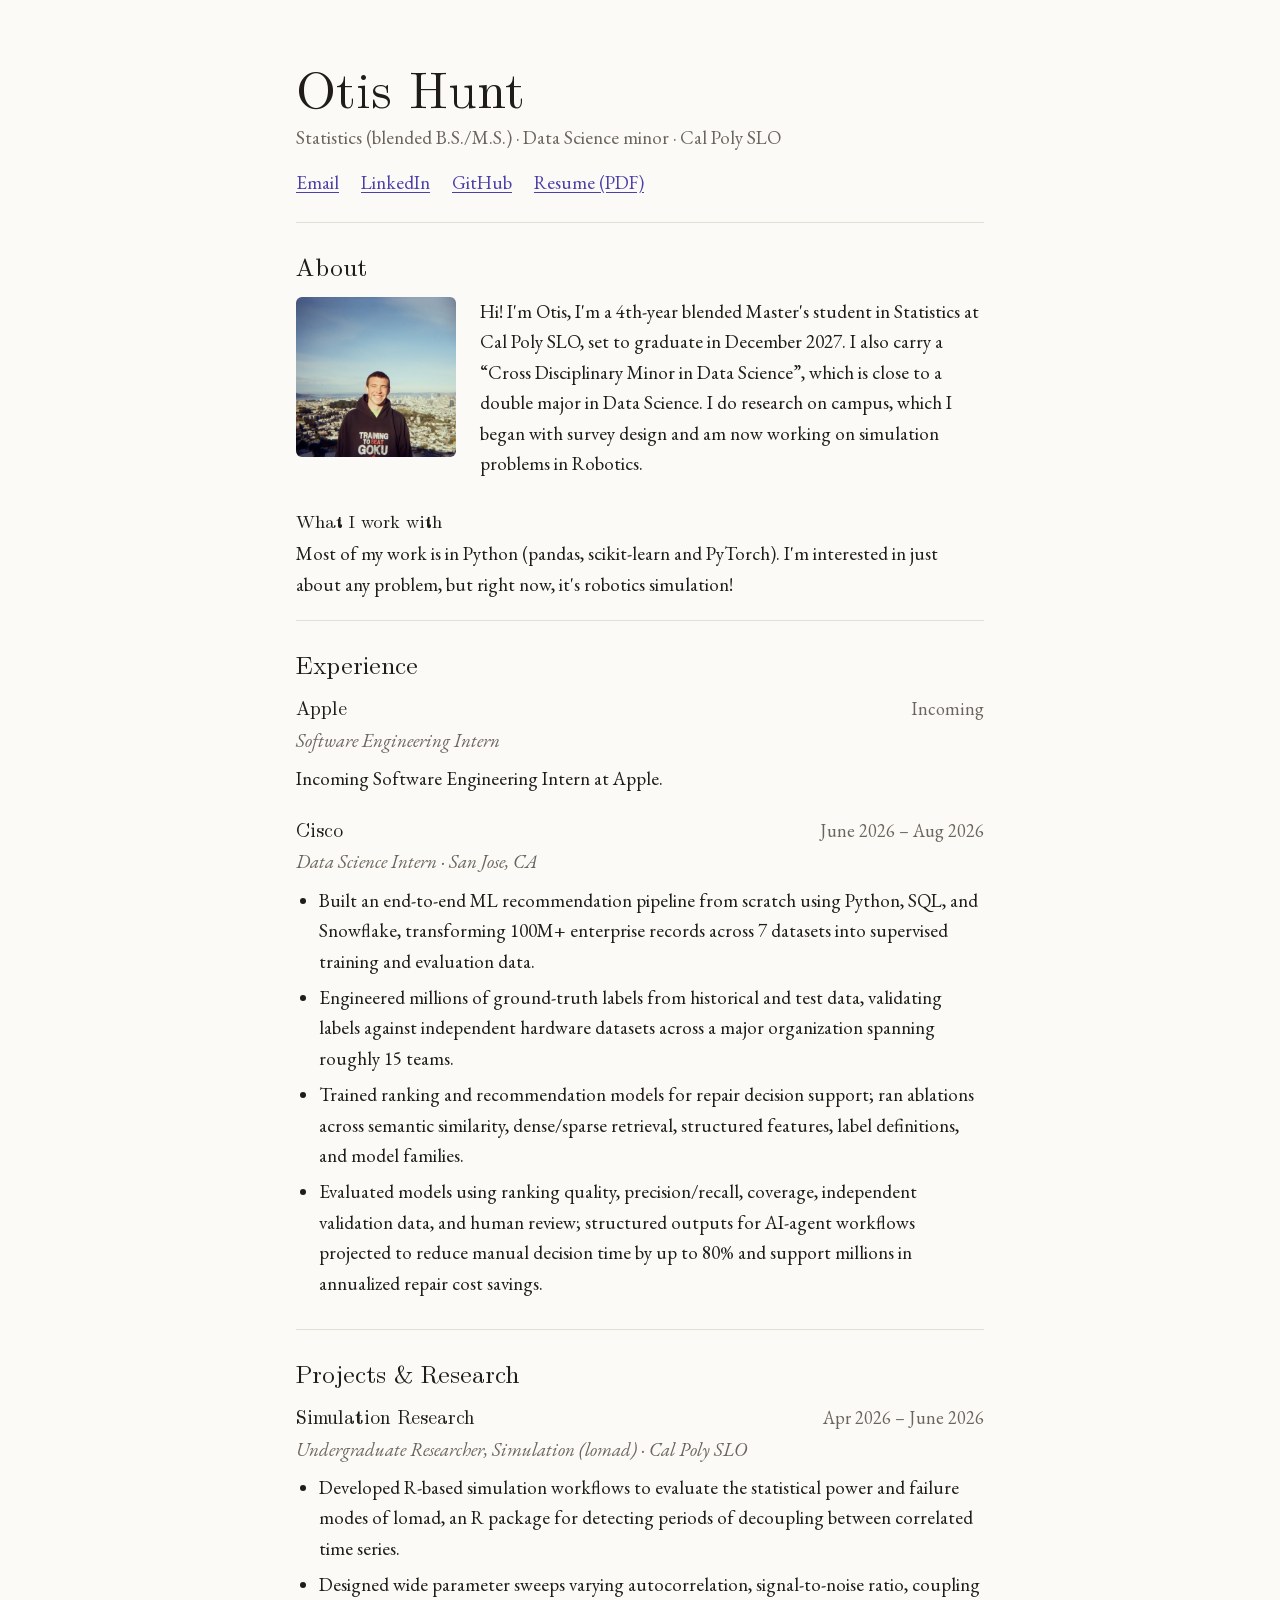
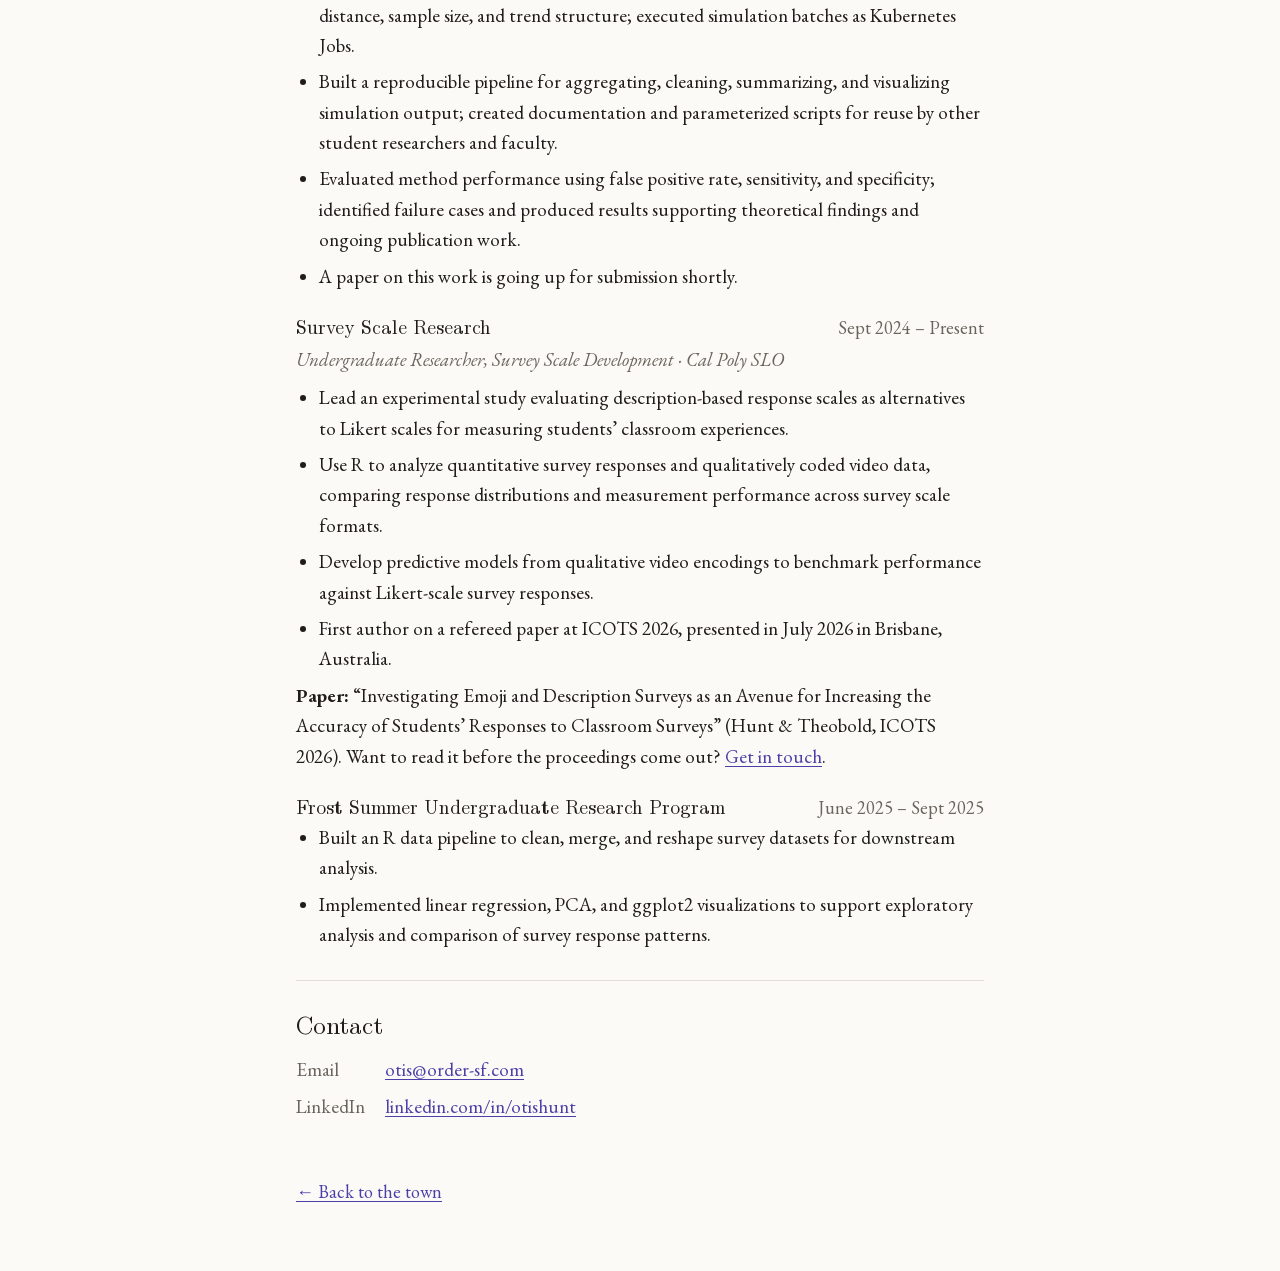
<file: read.html>
<!doctype html>
<html lang="en">
<head>
  <meta charset="utf-8">
  <meta name="viewport" content="width=device-width, initial-scale=1">
  <title>Otis Hunt</title>
  <meta name="description" content="Otis Hunt: blended B.S./M.S. Statistics student at Cal Poly SLO with a Data Science minor. Experience, research and contact details.">
  <link rel="stylesheet" href="css/fonts.css?v=20261121i">
  <link rel="stylesheet" href="css/read.css?v=20261121i">
</head>
<body>
  <!-- GENERATED by tools/sync_read.py from the shop scrolls in home.html. Don't edit by hand:
       change home.html instead (the git pre-commit hook rebuilds this page). -->
  <main class="sheet">
    <header class="masthead">
      <h1>Otis Hunt</h1>
      <p class="tagline">Statistics (blended B.S./M.S.) &middot; Data Science minor &middot; Cal Poly SLO</p>
      <nav class="links" aria-label="Contact links">
        <a href="mailto:otis@order-sf.com">Email</a>
        <a href="https://www.linkedin.com/in/otishunt">LinkedIn</a>
        <a href="https://github.com/otishunt">GitHub</a>
        <a href="Otis_Hunt_resume.pdf">Resume (PDF)</a>
      </nav>
    </header>

    <section aria-labelledby="about">
      <h2 id="about">About</h2>
      <div class="intro">
        <img src="images/me.jpg" width="900" height="900" alt="Otis Hunt smiling on a hilltop with San Francisco behind him" class="portrait">
        <div>
          <p>Hi! I'm Otis, I'm a 4th-year blended Master's student in Statistics at Cal Poly SLO, set to graduate in December 2027. I also carry a “Cross Disciplinary Minor in Data Science”, which is close to a double major in Data Science. I do research on campus, which I began with survey design and am now working on simulation problems in Robotics.</p>
        </div>
      </div>
      <h3 class="sub">What I work with</h3>
      <p>Most of my work is in Python (pandas, scikit-learn and PyTorch). I'm interested in just about any problem, but right now, it's robotics simulation!</p>
    </section>

    <section aria-labelledby="experience">
      <h2 id="experience">Experience</h2>

      <article class="entry">
        <header>
          <h3>Apple</h3>
          <p class="when">Incoming</p>
        </header>
        <p class="role">Software Engineering Intern</p>
        <p>Incoming Software Engineering Intern at Apple.</p>
      </article>

      <article class="entry">
        <header>
          <h3>Cisco</h3>
          <p class="when">June 2026 – Aug 2026</p>
        </header>
        <p class="role">Data Science Intern &middot; San Jose, CA</p>
        <ul> <li>Built an end-to-end ML recommendation pipeline from scratch using Python, SQL, and Snowflake, transforming 100M+ enterprise records across 7 datasets into supervised training and evaluation data.</li> <li>Engineered millions of ground-truth labels from historical and test data, validating labels against independent hardware datasets across a major organization spanning roughly 15 teams.</li> <li>Trained ranking and recommendation models for repair decision support; ran ablations across semantic similarity, dense/sparse retrieval, structured features, label definitions, and model families.</li> <li>Evaluated models using ranking quality, precision/recall, coverage, independent validation data, and human review; structured outputs for AI-agent workflows projected to reduce manual decision time by up to 80% and support millions in annualized repair cost savings.</li> </ul>
      </article>
    </section>

    <section aria-labelledby="projects">
      <h2 id="projects">Projects &amp; Research</h2>

      <article class="entry">
        <header>
          <h3>Simulation Research</h3>
          <p class="when">Apr 2026 – June 2026</p>
        </header>
        <p class="role">Undergraduate Researcher, Simulation (lomad) &middot; Cal Poly SLO</p>
        <ul> <li>Developed R-based simulation workflows to evaluate the statistical power and failure modes of lomad, an R package for detecting periods of decoupling between correlated time series.</li> <li>Designed wide parameter sweeps varying autocorrelation, signal-to-noise ratio, coupling distance, sample size, and trend structure; executed simulation batches as Kubernetes Jobs.</li> <li>Built a reproducible pipeline for aggregating, cleaning, summarizing, and visualizing simulation output; created documentation and parameterized scripts for reuse by other student researchers and faculty.</li> <li>Evaluated method performance using false positive rate, sensitivity, and specificity; identified failure cases and produced results supporting theoretical findings and ongoing publication work.</li> <li>A paper on this work is going up for submission shortly.</li> </ul>
      </article>

      <article class="entry">
        <header>
          <h3>Survey Scale Research</h3>
          <p class="when">Sept 2024 – Present</p>
        </header>
        <p class="role">Undergraduate Researcher, Survey Scale Development &middot; Cal Poly SLO</p>
        <ul> <li>Lead an experimental study evaluating description-based response scales as alternatives to Likert scales for measuring students’ classroom experiences.</li> <li>Use R to analyze quantitative survey responses and qualitatively coded video data, comparing response distributions and measurement performance across survey scale formats.</li> <li>Develop predictive models from qualitative video encodings to benchmark performance against Likert-scale survey responses.</li> <li>First author on a refereed paper at ICOTS 2026, presented in July 2026 in Brisbane, Australia.</li> </ul>
        <p><strong>Paper:</strong> “Investigating Emoji and Description Surveys as an Avenue for Increasing the Accuracy of Students’ Responses to Classroom Surveys” (Hunt &amp; Theobold, ICOTS 2026). Want to read it before the proceedings come out? <a href="#contact">Get in touch</a>.</p>
      </article>

      <article class="entry">
        <header>
          <h3>Frost Summer Undergraduate Research Program</h3>
          <p class="when">June 2025 – Sept 2025</p>
        </header>
        <ul> <li>Built an R data pipeline to clean, merge, and reshape survey datasets for downstream analysis.</li> <li>Implemented linear regression, PCA, and ggplot2 visualizations to support exploratory analysis and comparison of survey response patterns.</li> </ul>
      </article>
    </section>

    <section aria-labelledby="contact">
      <h2 id="contact">Contact</h2>
      <dl class="contact">
        <dt>Email</dt><dd><a href="mailto:otis@order-sf.com">otis@order-sf.com</a></dd>
        <dt>LinkedIn</dt><dd><a href="https://www.linkedin.com/in/otishunt">linkedin.com/in/otishunt</a></dd>
      </dl>
    </section>

    <footer class="foot">
      <a href="home.html">← Back to the town</a>
    </footer>
  </main>
</body>
</html>
</file>
<file: css/fonts.css>
/* Latin Modern — the default LaTeX typeface (GUST Font License) */
@font-face {
  font-family: "Latin Modern";
  src: url("../fonts/LM-regular.woff2") format("woff2");
  font-weight: 400;
  font-style: normal;
  font-display: swap;
}

@font-face {
  font-family: "Latin Modern";
  src: url("../fonts/LM-italic.woff2") format("woff2");
  font-weight: 400;
  font-style: italic;
  font-display: swap;
}

@font-face {
  font-family: "Latin Modern";
  src: url("../fonts/LM-bold.woff2") format("woff2");
  font-weight: 700;
  font-style: normal;
  font-display: swap;
}

/* Lower Pixel (Lowres Pixel) by IbraCreative — free for personal use only (1001fonts.com) */
@font-face {
  font-family: "Lower Pixel";
  src: url("../fonts/LowerPixel-Regular.woff2") format("woff2");
  font-weight: 400;
  font-style: normal;
  font-display: swap;
}

/* Scroll pages — IM Fell English (Igino Marini) for headings, EB Garamond (Georg Duffner) for text, both SIL Open Font License */
@font-face {
  font-family: "IM Fell English";
  src: url("../fonts/IMFellEnglish-Regular.woff2") format("woff2");
  font-weight: 400;
  font-style: normal;
  font-display: swap;
}

@font-face {
  font-family: "IM Fell English";
  src: url("../fonts/IMFellEnglish-Italic.woff2") format("woff2");
  font-weight: 400;
  font-style: italic;
  font-display: swap;
}

@font-face {
  font-family: "EB Garamond";
  src: url("../fonts/EBGaramond.woff2") format("woff2");
  font-weight: 400 800;
  font-style: normal;
  font-display: swap;
}

@font-face {
  font-family: "EB Garamond";
  src: url("../fonts/EBGaramond-Italic.woff2") format("woff2");
  font-weight: 400 800;
  font-style: italic;
  font-display: swap;
}
</file>
<file: css/cover.css>
*,
*::before,
*::after {
  box-sizing: border-box;
}

html,
body {
  margin: 0;
  height: 100%;
  background: #fff;
  color: #000;
}

body {
  font-family: "Latin Modern", "Times New Roman", serif;
}

.cover {
  overflow: hidden;
  min-height: 100vh;
  min-height: 100svh;
  display: flex;
  align-items: center;
  justify-content: center;
  padding: 0 16px;
}


.name {
  margin: 0;
  display: flex;
  flex-wrap: wrap;
  justify-content: center;
  align-items: baseline;
  font-size: clamp(3rem, 14vw, 10rem);
  font-weight: 400;
  line-height: 1;
  user-select: none;
}

/* Clicking the O: dive into the wizard (driven frame by frame in cover.js) */
.name.zooming {
  pointer-events: none;
}

/* The wizard hanging out in the bottom of the O (placed by cover.js) */
.o-wizard {
  position: absolute;
  left: 0;
  top: 0;
  width: calc(0.36em * 30 / 66);
  height: 0.36em;
  overflow: visible;
  pointer-events: none;
  visibility: hidden;
}

.o-wizard.placed {
  visibility: visible;
}

.o-wizard line,
.o-wizard path,
.o-wizard circle {
  fill: #fff;
  stroke: #000;
  stroke-width: 1.8;
  stroke-linecap: round;
  stroke-linejoin: round;
}

.o-wizard line   { stroke-width: 2.2; }
.o-wizard .robe,
.o-wizard .hat   { fill: #4b3fa8; } /* same robe as on the map */
.o-wizard .trim  { fill: none; stroke: #ffc21a; stroke-width: 1.4; }
.o-wizard .beard { fill: #f1f1f1; }
.o-wizard .eye   { fill: #000; stroke: none; }
.o-wizard .staff { stroke: #7a5230; stroke-width: 2.4; }
.o-wizard .orb,
.o-wizard .star  { fill: #ffc21a; }
.o-wizard .star  { stroke-width: 0.8; }

.o-wizard .wiz-body {
  animation: wiz-bob 1.6s ease-in-out infinite;
}

.name.zooming .wiz-body {
  animation: none;
}

@keyframes wiz-bob {
  0%, 100% { transform: translateY(0); }
  50%      { transform: translateY(-2px); }
}

.space {
  width: 0.3em;
}

.letter {
  position: relative;
  display: inline-block;
  padding: 0;
  border: 0;
  background: none;
  font: inherit;
  color: inherit;
  text-decoration: none;
  cursor: pointer;
  transition: transform 0.15s ease;
}

.letter:hover {
  transform: translateY(-0.04em);
}

.letter:focus-visible {
  outline: 2px solid #000;
  outline-offset: 0.1em;
}

/* Left-pointing arrow that appears above a wrong letter */
.letter .hint {
  position: absolute;
  left: 50%;
  bottom: 100%;
  font-size: 0.35em;
  font-weight: 400;
  line-height: 1;
  pointer-events: none;
  animation: hint 1.1s ease forwards;
}

@keyframes hint {
  0%   { opacity: 0; transform: translate(-50%, 0.3em); }
  20%  { opacity: 1; transform: translate(-50%, 0); }
  45%  { transform: translate(-80%, 0); }
  60%  { transform: translate(-50%, 0); }
  75%  { opacity: 1; transform: translate(-80%, 0); }
  100% { opacity: 0; transform: translate(-80%, 0); }
}

@media (prefers-reduced-motion: reduce) {
  .letter {
    transition: none;
  }
  .o-wizard .wiz-body {
    animation: none;
  }
  .letter .hint {
    animation: hint-fade 1.1s linear forwards;
    transform: translate(-50%, 0);
  }
  @keyframes hint-fade {
    0%, 70% { opacity: 1; }
    100%    { opacity: 0; }
  }
}
</file>
<file: css/home.css>
*,
*::before,
*::after {
  box-sizing: border-box;
}

html,
body {
  margin: 0;
  background: #fff;
  color: #000;
}

body {
  font-family: "Latin Modern", "Times New Roman", serif;
  font-size: 18px;
  line-height: 1.5;
  animation: arrive 0.6s ease both;
}

@keyframes arrive {
  from { opacity: 0; }
  to   { opacity: 1; }
}

button,
a {
  font: inherit;
  color: inherit;
}

/* ── Map screen: the town fills the whole window ──────────────
   home.js sizes the map and slides it (the "camera") so the town always fits, or follows the wizard on
   small screens. The title, start menu, status line and controls float on top as parchment tags. */
.world {
  position: relative;
  height: 100vh;
  height: 100svh;
  overflow: hidden;
  font-family: "Lower Pixel", "Latin Modern", "Times New Roman", serif;
  background: #9cc47f; /* the meadow, in case the map is still loading */
}

.map-figure,
.map-scroll {
  position: absolute;
  inset: 0;
  margin: 0;
  overflow: hidden;
}

/* a soft darkening at the edges of the screen */
.map-scroll::after {
  content: "";
  position: absolute;
  inset: 0;
  pointer-events: none;
  background: radial-gradient(ellipse at center, transparent 55%, rgba(31, 42, 20, 0.28) 100%);
}

.map-wrap {
  position: absolute;
  inset: 0;
}

.map {
  position: absolute;
  top: 0;
  left: 0;
  display: block;
  transform-origin: 0 0;
}

/* Floating tags over the town */
.title,
figcaption,
.controls {
  position: absolute;
  z-index: 2;
  left: 50%;
  transform: translateX(-50%);
}

.title {
  top: 14px;
  margin: 0;
}

.title h1 {
  margin: 0;
  padding: 4px 20px 6px;
  font-size: clamp(1.6rem, 4vw, 2.4rem);
  font-weight: 400;
  line-height: 1.1;
  white-space: nowrap;
  background: #fffaf0;
  border: 1.5px solid #3b2c22;
  border-radius: 6px;
  box-shadow: 3px 3px 0 #3b2c22;
}

/* The choice at the Start, hanging over the wizard where he lands (home.js keeps it there).
   It fades away once he sets off, and comes back if he returns. */
.start-menu {
  position: absolute;
  z-index: 2;
  top: 0;
  left: 0;
  display: flex;
  flex-direction: column;
  align-items: stretch;
  gap: 8px;
  width: 250px;
  padding: 10px;
  background: #fffaf0;
  border: 1.5px solid #3b2c22;
  border-radius: 6px;
  box-shadow: 3px 3px 0 #3b2c22;
  transform: translate(-50%, -100%);
}

.start-menu::after {
  /* a little point down at the Start */
  content: "";
  position: absolute;
  left: 50%;
  bottom: -9px;
  margin-left: -8px;
  border: 8px solid transparent;
  border-top-color: #3b2c22;
  border-bottom: 0;
}

.start-menu.away {
  opacity: 0;
  pointer-events: none;
}

.start-q {
  margin: 0 0 2px;
  font-size: 14px;
  line-height: 1.35;
  text-align: center;
}

figcaption {
  bottom: 74px;
  max-width: calc(100% - 32px);
  padding: 6px 14px;
  text-align: center;
  background: rgba(255, 250, 240, 0.94);
  border: 1.5px solid #3b2c22;
  border-radius: 6px;
}

.controls {
  bottom: 16px;
  display: flex;
  gap: 10px;
}

/* Phones on their side: little height, so shrink the tags and tuck the Magick button into a corner */
@media (max-height: 500px) {
  .title {
    top: 8px;
  }
  .title h1 {
    font-size: 1.3rem;
  }
  .start-menu {
    width: 220px;
    padding: 8px;
    gap: 6px;
  }
  .start-q {
    font-size: 12px;
  }
  .magick,
  .play {
    min-height: 32px;
    padding: 4px 10px;
    font-size: 13px;
  }
  figcaption {
    bottom: 62px;
    font-size: 13px;
    padding: 3px 10px;
  }
  .controls {
    bottom: 10px;
  }
}

.map text {
  font-family: "Lower Pixel", "Latin Modern", "Times New Roman", serif;
}

/* The winding street. Colours live in the SVG itself (generated art); only behaviour is styled here. */
.trail path {
  fill: none;
  stroke: #fff;
  stroke-opacity: 0.55;
  stroke-width: 2.5;
  stroke-linecap: round;
  stroke-dasharray: 0 12;
}

.checkpoint {
  cursor: pointer;
}

/* The alligator in the moat swims to one end, turns round, and swims back */
.gator {
  transform-box: fill-box;
  transform-origin: center;
  animation: gator 16s ease-in-out infinite;
}

@keyframes gator {
  0%, 4%    { transform: translateX(0) scaleX(1); }
  44%       { transform: translateX(46px) scaleX(1); }
  50%, 54%  { transform: translateX(46px) scaleX(-1); }
  94%       { transform: translateX(0) scaleX(-1); }
  100%      { transform: translateX(0) scaleX(1); }
}

/* The windmill's sails turn slowly */
.sails {
  animation: sails 14s linear infinite;
}

@keyframes sails {
  to { transform: rotate(360deg); }
}

.checkpoint .hit {
  fill: transparent;
}

.checkpoint .shop .door {
  fill: #f4ecdc; /* the shop's lit interior, seen through the open door */
}

.checkpoint .shop {
  transition: filter 0.2s ease;
}

.checkpoint:hover .shop,
.checkpoint.here .shop {
  filter: brightness(1.06) drop-shadow(0 0 6px rgba(255, 214, 120, 0.9));
}

.checkpoint .label {
  font-size: 18px;
  text-anchor: middle;
  fill: #2b2118;
  paint-order: stroke;
  stroke: #fffaf0;
  stroke-width: 4px;
  stroke-linejoin: round;
}

.checkpoint:hover .label,
.checkpoint.here .label {
  text-decoration: underline;
  text-underline-offset: 4px;
}

/* Walker: a wizard */
.walker line,
.walker path,
.walker circle {
  fill: #fff;
  stroke: #000;
  stroke-width: 1.8;
  stroke-linecap: round;
  stroke-linejoin: round;
}

.walker line          { stroke-width: 2.2; }
.walker .robe,
.walker .hat          { fill: #4b3fa8; } /* deep wizard blue-violet */
.walker .trim         { fill: none; stroke: #ffc21a; stroke-width: 1.4; }
.walker .beard        { fill: #f1f1f1; }
.walker .eye          { fill: #000; stroke: none; }
.walker .staff        { stroke: #7a5230; stroke-width: 2.4; }
.walker .orb,
.walker .star         { fill: #ffc21a; } /* same yellow as the sun */
.walker .star         { stroke-width: 0.8; }

/* Pets in the conga line */
.pet-art path,
.pet-art circle,
.pet-art ellipse,
.pet-art line {
  stroke: #000;
  stroke-opacity: 1;
  stroke-width: 1.5;
  stroke-linecap: round;
  stroke-linejoin: round;
}

.pet-art .nofill { fill: none; }
.pet-art .dot    { fill: #000; stroke: none; }
.pet-art .eyeY   { fill: #ffc21a; stroke: none; }
.pet-art .white  { fill: #fff; }
.pet-art .cat    { fill: #3d3a45; }
.pet-art .frog   { fill: #9fd88a; }
.pet-art .owl    { fill: #c9a27e; }
.pet-art .owl2   { fill: #e9d6c0; }
.pet-art .beak   { fill: #ff8c1a; }
.pet-art .dragon { fill: #e8836b; }
.pet-art .wing   { fill: #f6c2a8; }

/* Pets waiting in the shop windows */
.resident {
  animation: resident-bob 2.4s ease-in-out infinite;
}

@keyframes resident-bob {
  0%, 100% { transform: translateY(0); }
  50%      { transform: translateY(-2.5px); }
}

.resident-wrap {
  transition: opacity 0.3s ease;
}

.resident-wrap.gone {
  opacity: 0;
}

.pet-pop {
  animation: pet-pop 0.45s ease-out;
  transform-box: fill-box;
  transform-origin: 50% 100%;
}

@keyframes pet-pop {
  0%   { transform: scale(0.2); opacity: 0; }
  70%  { transform: scale(1.15); opacity: 1; }
  100% { transform: scale(1); }
}

.walker-body {
  transform-box: fill-box;
  transform-origin: 50% 100%;
  transition: transform 0.2s ease-in, opacity 0.2s ease-in;
}

/* Arriving from the cover: start inside the wizard's robe and zoom out to the street */
html.arriving {
  overflow: hidden;
  background: #4b3fa8; /* the robe */
}

html.arriving body {
  background: transparent;
  animation: none;
}

html.arriving .world {
  visibility: hidden; /* until home.js has zoomed it in */
  pointer-events: none;
}

html.arriving.zoom-set .world {
  visibility: visible;
}

html.arriving .title,
html.arriving figcaption,
html.arriving .controls,
html.arriving .start-menu {
  opacity: 0;
}

/* Hide everything but the map while walking into a shop */
.title,
figcaption,
.controls,
.start-menu {
  transition: opacity 0.4s ease;
}

/* "Skip the quest" (straight to the plain page) and "Play the quest" */
.magick,
.play {
  display: block;
  min-height: 40px;
  padding: 7px 12px;
  font: inherit;
  font-size: 15px;
  line-height: 1.3;
  text-align: center;
  text-decoration: none;
  border: 1.5px solid #000;
  box-shadow: 3px 3px 0 #000;
  cursor: pointer;
}

.magick {
  color: #ffe9a0;
  background: #4b3fa8; /* the wizard's robe */
}

.play {
  color: #2b2118;
  background: #ffc21a;
}

.play:hover {
  background: #ffd45c;
}

.play:active {
  transform: translate(2px, 2px);
  box-shadow: 1px 1px 0 #000;
}

.play:focus-visible {
  outline: 2px solid #000;
  outline-offset: 3px;
}

.magick:hover {
  background: #5a4dc0;
}

.magick:active {
  transform: translate(2px, 2px);
  box-shadow: 1px 1px 0 #000;
}

.magick:focus-visible {
  outline: 2px solid #000;
  outline-offset: 3px;
}

.world.leaving .title,
.world.leaving figcaption,
.world.leaving .controls,
.world.leaving .start-menu {
  opacity: 0;
}

.world.leaving .scenery,
.world.leaving .trail,
.world.leaving .walker {
  pointer-events: none;
}

.walker.idle .walker-body {
  animation: bob 1.6s ease-in-out infinite;
}

@keyframes bob {
  0%, 100% { transform: translateY(0); }
  50%      { transform: translateY(-2px); }
}

/* Going into a shop: fade the whole screen to white, then lift it inside */
.veil {
  position: fixed;
  inset: 0;
  z-index: 50;
  background: #fff;
  opacity: 0;
  pointer-events: none;
  transition: opacity 0.18s ease;
}

.veil.on {
  opacity: 1;
}

/* Walking in: shrink into the doorway */
.walker.entering .walker-body {
  animation: none;
  transform: translateY(-6px) scale(0.35);
  opacity: 0;
}

/* Controls */
.controls button {
  min-width: 48px;
  min-height: 44px;
  padding: 0 16px;
  background: #fffaf0;
  border: 1.5px solid #3b2c22;
  border-radius: 6px;
  box-shadow: 3px 3px 0 #3b2c22;
  cursor: pointer;
}

.controls button:hover {
  background: #3b2c22;
  color: #fffaf0;
}

.controls button:focus-visible,
.back:focus-visible {
  outline: 2px solid #000;
  outline-offset: 3px;
}

/* ── Section pages: wizard scrolls ─────────────────────────── */
.page {
  --parchment: #f3e2bd;
  --parchment-edge: #dcbf86;
  --ink: #3a2516;
  --ink-red: #8f2a1c;     /* rubric red for drop caps */
  --rod: #8a5a2b;         /* wooden scroll rods */
  max-width: 760px;
  margin: 0 auto;
  padding: 0 16px 72px;
  animation: arrive 0.5s ease both;
}

.page[hidden] {
  display: none;
}

/* Inside a shop: the room fills the top of the page and the floor is wooden boards below it */
html:has(body > .page:not([hidden])) {
  background: #7a4e2c; /* the floor carries on below short pages */
}

body:has(> .page:not([hidden])) {
  overflow-x: clip; /* the room is full-bleed */
  background-color: #8a5a33;
  background-image:
    repeating-linear-gradient(0deg, rgba(42, 26, 14, 0.35) 0 2px, transparent 2px 58px),
    repeating-linear-gradient(90deg, rgba(255, 255, 255, 0.04) 0 1px, transparent 1px 9px),
    linear-gradient(#9a6a3f, #7a4e2c);
}

/* "Leave shop" and the purse float over the room's top corners as little wooden tags */
.back,
.purse {
  position: absolute;
  top: 14px;
  z-index: 2;
  display: inline-flex;
  align-items: center;
  gap: 6px;
  margin: 0;
  padding: 6px 12px;
  font-family: "Lower Pixel", "Latin Modern", serif;
  color: #2b2118;
  background: #f6efe2;
  border: 1.5px solid #3b2c22;
  border-radius: 4px;
  box-shadow: 2px 2px 0 #3b2c22;
  text-decoration: none;
}

.back {
  left: 16px;
}

.back:hover {
  background: #fff;
  text-decoration: underline;
}

.page h2:focus {
  outline: none;
}

/* ── Inside a shop ──────────────────────────────────────────── */
.page {
  position: relative;
}

.purse {
  right: 16px;
}

.coin {
  width: 16px;
  height: 16px;
  border-radius: 50%;
  background: #ffc21a;
  border: 1.5px solid #000;
  box-shadow: inset -2px -2px 0 #e0a000;
}

.shop-ui {
  margin-bottom: 52px;
  font-family: "Lower Pixel", "Latin Modern", serif;
}

/* The room: full screen width, cropped at the sides on narrow screens (never the shopkeeper) */
.shop-band {
  position: relative;
  width: 100vw;
  margin-left: calc(50% - 50vw);
}

.shop-art {
  display: block;
  width: 100%;
  height: clamp(280px, 34vw, 440px);
  border-bottom: 4px solid #3b2c22;
}

/* The speech bubble sits in the room, to the left of the shopkeeper (the right wall has the props) */
.speech {
  position: absolute;
  right: calc(50% + 7vw);
  top: 22%;
  width: min(340px, 30vw);
  padding: 14px 16px;
  border: 1.5px solid #3b2c22;
  border-radius: 6px;
  background: #fffaf0;
  box-shadow: 4px 4px 0 #3b2c22;
}

.speech::before {
  /* the bubble's tail, pointing at the shopkeeper */
  content: "";
  position: absolute;
  right: -11px;
  top: 34px;
  width: 18px;
  height: 18px;
  background: #fffaf0;
  border-left: 1.5px solid #3b2c22;
  border-bottom: 1.5px solid #3b2c22;
  transform: rotate(225deg);
}

.speech .speaker {
  margin: 0 0 6px;
  font-size: 15px;
  text-align: left;
  color: #8f2a1c;
}

.sr-only {
  position: absolute;
  width: 1px;
  height: 1px;
  margin: -1px;
  overflow: hidden;
  clip: rect(0 0 0 0);
  white-space: nowrap;
}

.speech .line {
  min-height: 4.35em; /* room for three lines, so the bubble doesn't grow as text types in */
  margin: 0;
  font-size: 17px;
  line-height: 1.45;
  text-align: left;
}

.shop-actions {
  display: flex;
  flex-wrap: wrap;
  align-items: center;
  gap: 14px;
  margin-top: 22px;
}

.shop-actions[hidden] {
  display: none;
}

.buy-list {
  display: flex;
  flex-wrap: wrap;
  gap: 12px;
}

.buy[hidden] {
  display: none;
}

.buy {
  min-height: 44px;
  padding: 0 18px;
  background: #ffc21a;
  border: 1.5px solid #000;
  box-shadow: 3px 3px 0 #000;
  cursor: pointer;
}

.buy:hover {
  background: #ffd45c;
}

.buy:active {
  transform: translate(2px, 2px);
  box-shadow: 1px 1px 0 #000;
}

.buy:focus-visible {
  outline: 2px solid #000;
  outline-offset: 4px;
}

.hint {
  font-size: 14px;
  color: #f6efe2;
  opacity: 0.85;
}

/* Shop art: same line style as the map */
.shop-art .ink path,
.shop-art .ink rect,
.shop-art .ink circle,
.shop-art .ink ellipse {
  stroke: #3b2c22;
  stroke-width: 1.5;
  stroke-linejoin: round;
  stroke-linecap: round;
}

.shop-art .k-wall      { fill: #f3ead9; stroke: none; }
.shop-art .k-shelf     { fill: #a8743d; }
.shop-art .k-roll      { fill: #f3e2bd; }
.shop-art .k-ribbon    { fill: #8f2a1c; }
.shop-art .k-jar1      { fill: #d6eaf8; }
.shop-art .k-jar2      { fill: #d9efcf; }
.shop-art .k-jar3      { fill: #f0cdbd; }
.shop-art .k-candle    { fill: #fff; }
.shop-art .k-flame     { fill: #ffc21a; }
.shop-art .k-counter   { fill: #c08a52; }
.shop-art .k-countertop{ fill: #8a5a2b; }
.shop-art .k-line      { fill: none; }
.shop-art .k-eye       { fill: #000; stroke: none; }
.shop-art .k-hair      { fill: #cfcfcf; }
.shop-art .k-glass     { fill: rgba(255, 255, 255, 0.35); }
.shop-art .k-goggle    { fill: #9fd3e6; }
.shop-art .k-apron     { fill: #8a5a2b; }
.shop-art .k-beard     { fill: #5e3a1a; }
.shop-art .k-gold      { fill: #ffc21a; }
.shop-art .k-cap       { fill: #a63d32; }
.shop-art .k-feather   { fill: #ffc21a; }
.shop-art .k-post      { fill: #2f466c; }
.shop-art .k-book1     { fill: #6f8f6a; }
.shop-art .k-book2     { fill: #8f2a1c; }
.shop-art .k-book3     { fill: #3f5c8a; }
.shop-art .k-gear      { fill: #b9bec7; }
.shop-art .k-metal     { fill: #b9bec7; }
.shop-art .k-shield    { fill: #3f5c8a; }
.shop-art .k-letter    { fill: #fff; }
.shop-art .k-quill     { fill: #fff; }

/* In the Experience shop: a shortcut for recruiters to Otis's contact scroll */
.recruit-row {
  margin: 14px 0 0;
}

.recruit-row[hidden] {
  display: none;
}

.recruit {
  min-height: 44px;
  padding: 0 18px;
  font: inherit;
  color: #fff;
  background: #4c8a5e; /* the guild's green */
  border: 1.5px solid #000;
  box-shadow: 3px 3px 0 #000;
  cursor: pointer;
}

.recruit:hover {
  background: #5a9c6c;
}

.recruit:active {
  transform: translate(2px, 2px);
  box-shadow: 1px 1px 0 #000;
}

.recruit:focus-visible {
  outline: 2px solid #000;
  outline-offset: 4px;
}

/* A scroll you haven't bought yet stays on the counter */
.scroll.sealed {
  display: none;
}

/* Several bought scrolls stack with room for their rods */
.scroll:not(.sealed) ~ .scroll:not(.sealed) {
  margin-top: 64px;
}

.scroll.unrolling {
  animation: unroll 0.35s ease-out both;
}

@keyframes unroll {
  from { clip-path: inset(0 -30px 100% -30px); }
  to   { clip-path: inset(-30px -30px -30px -30px); }
}

/* Narrow screens: no room beside the shopkeeper, so the bubble sits just under the counter */
@media (max-width: 760px) {
  .speech {
    position: relative;
    right: auto;
    top: auto;
    width: auto;
    margin: -28px 16px 0;
  }
  .speech::before {
    right: auto;
    left: 50%;
    top: -11px;
    transform: rotate(135deg);
  }
}

/* The parchment, with a rolled rod at the top and bottom */
.scroll {
  position: relative;
  padding: 60px 56px 104px;
  color: var(--ink);
  font-family: "EB Garamond", "Latin Modern", Georgia, serif;
  font-size: 21px;
  line-height: 1.55;
  font-variant-numeric: lining-nums;
  background:
    /* wax seal pressed at the foot of the scroll */
    url("data:image/svg+xml,%3Csvg xmlns='http://www.w3.org/2000/svg' viewBox='0 0 60 60'%3E%3Cpath d='M30 3c5 0 7 3 11 4s8 1 10 5 0 8 2 12 4 7 2 11-6 5-8 9-2 9-6 11-8-1-11 0-6 4-11 3-6-5-10-7-9-3-10-7 2-8 1-12-5-8-3-12 7-4 10-7 4-8 8-10 8 1 15-2z' fill='%238f2a1c'/%3E%3Ccircle cx='30' cy='30' r='17' fill='none' stroke='%23651a10' stroke-width='2.5'/%3E%3Cpath d='M30 17l3.2 9.8L43 30l-9.8 3.2L30 43l-3.2-9.8L17 30l9.8-3.2z' fill='%23651a10'/%3E%3Cpath d='M18 14c4-3 9-4 13-3' fill='none' stroke='%23c2554a' stroke-width='2' stroke-linecap='round'/%3E%3C/svg%3E")
      center bottom 30px / 52px 52px no-repeat,
    /* paper grain */
    url("data:image/svg+xml,%3Csvg xmlns='http://www.w3.org/2000/svg' width='220' height='220'%3E%3Cfilter id='n'%3E%3CfeTurbulence type='fractalNoise' baseFrequency='0.85' numOctaves='3' stitchTiles='stitch'/%3E%3CfeColorMatrix values='0 0 0 0 0.35 0 0 0 0 0.22 0 0 0 0 0.08 0 0 0 0.16 0'/%3E%3C/filter%3E%3Crect width='100%25' height='100%25' filter='url(%23n)'/%3E%3C/svg%3E"),
    /* faint age stains */
    radial-gradient(ellipse 30% 18% at 82% 30%, rgba(150, 100, 35, 0.1), transparent 70%),
    radial-gradient(ellipse 22% 14% at 12% 70%, rgba(150, 100, 35, 0.09), transparent 70%),
    radial-gradient(ellipse at 20% 15%, rgba(255, 255, 255, 0.45), transparent 55%),
    radial-gradient(ellipse at 80% 85%, rgba(160, 110, 40, 0.18), transparent 60%),
    radial-gradient(ellipse at center, var(--parchment) 55%, var(--parchment-edge) 100%);
  box-shadow:
    inset 0 0 40px rgba(120, 80, 30, 0.35),
    inset 0 0 6px rgba(90, 55, 20, 0.35),
    0 12px 28px rgba(60, 40, 15, 0.2);
}

/* Wooden rods, with a turned knob at each end */
.scroll::before,
.scroll::after {
  content: "";
  position: absolute;
  left: -34px;
  right: -34px;
  height: 32px;
  background:
    radial-gradient(circle closest-side at 42% 40%, #f3d29a 0, #c48f54 40%, #7a4b22 78%, #3e250e 94%, transparent 100%)
      left center / 32px 32px no-repeat,
    radial-gradient(circle closest-side at 42% 40%, #f3d29a 0, #c48f54 40%, #7a4b22 78%, #3e250e 94%, transparent 100%)
      right center / 32px 32px no-repeat,
    /* dark collars where the knob meets the rod */
    linear-gradient(#4a2c12, #4a2c12) left 28px center / 5px 24px no-repeat,
    linear-gradient(#4a2c12, #4a2c12) right 28px center / 5px 24px no-repeat,
    linear-gradient(to bottom, transparent 4px, #6b4420 4px, #c48f54 11px, #e9c48d 15px, #a8743d 21px, #5e3a1a 28px, transparent 28px)
      center / calc(100% - 56px) 100% no-repeat;
  filter: drop-shadow(0 4px 4px rgba(40, 25, 10, 0.3));
}

.scroll::before { top: -16px; }
.scroll::after  { bottom: -16px; }

/* Without room beside the scroll, keep the knobs inside the 16px gutter */
@media (max-width: 840px) {
  .scroll::before,
  .scroll::after {
    left: -14px;
    right: -14px;
  }
}

.page h2 {
  margin: 0 0 20px;
  font-family: "IM Fell English", "Latin Modern", serif;
  font-weight: 400;
  font-size: 2.3rem;
  line-height: 1.15;
  text-align: center;
  color: var(--ink);
}

.page h2::after {
  /* a small inked flourish under the title */
  content: "~ \2726 ~";
  display: block;
  margin-top: 6px;
  font-family: "IM Fell English", serif;
  font-size: 1rem;
  color: var(--ink-red);
}

.page h3 {
  display: flex;
  align-items: center;
  gap: 14px;
  margin: 34px 0 8px;
  font-family: "IM Fell English", "Latin Modern", serif;
  font-weight: 400;
  font-size: 1.35rem;
  color: var(--ink);
}

.page h3::before {
  content: "\2767"; /* hedera leaf */
  font-family: "IM Fell English", Georgia, serif;
  color: var(--ink-red);
  font-size: 0.95em;
}

.page h3::after {
  /* an inked rule that fades out across the scroll */
  content: "";
  flex: 1;
  height: 1px;
  background: linear-gradient(to right, rgba(58, 37, 22, 0.55), transparent);
}

.page p {
  margin: 0 0 14px;
  hyphens: auto;
}

/* Labels are picked out in rubric red */
.scroll strong {
  font-weight: 600;
  color: var(--ink-red);
}

.page a:not(.back) {
  color: var(--ink-red);
}

/* Role, place and dates under a heading */
.page .meta {
  margin: -6px 0 14px;
  font-style: italic;
  text-align: center;
  hyphens: none;
}

.scroll h3 + .meta {
  margin-top: 0;
  text-align: left;
}

/* Bulleted lists in the scrolls */
.scroll ul {
  margin: 0 0 16px;
  padding-left: 1.3em;
}

.scroll li {
  margin-bottom: 8px;
}

.scroll li::marker {
  color: var(--ink-red);
}

.scroll .contact-list {
  clear: both; /* start below the drop cap */
  list-style: none;
  padding-left: 0;
}

.contact-list a {
  overflow-wrap: anywhere;
}

/* Illuminated drop cap on the About intro (only a long paragraph can wrap around it) */
.scroll > h2 + .about .about-text p:first-child::first-letter {
  float: left;
  margin: 5px 10px 0 0;
  padding: 2px 9px 0;
  font-family: "IM Fell English", serif;
  font-size: 3em;
  line-height: 1;
  color: var(--ink-red);
  background: linear-gradient(135deg, #f7dc8f, #d9a93f);
  border: 1.5px solid var(--ink-red);
  box-shadow: 2px 2px 0 rgba(58, 37, 22, 0.25);
}

/* Ink appearing as if a wizard is writing it, one line of the scroll at a time */
.inking .ink {
  animation: ink 0.45s ease-out both;
}

@keyframes ink {
  from { clip-path: inset(0 100% 0 0); opacity: 0.2; filter: blur(1px); }
  to   { clip-path: inset(0 0 0 0); opacity: 1; filter: none; }
}

/* About: photo beside the intro, stacked on phones */
.about {
  display: flex;
  gap: 28px;
  align-items: flex-start;
}

.portrait {
  flex: 0 0 220px;
  width: 220px;
  height: auto;
  aspect-ratio: 1;
  object-fit: cover;
  border: 3px solid var(--ink);
  outline: 1px solid var(--ink);
  outline-offset: 4px;
  filter: sepia(0.25);
}

.about-text {
  flex: 1;
  min-width: 0;
}

@media (max-width: 600px) {
  .scroll {
    padding: 48px 24px 92px;
    font-size: 19px;
  }
  .about {
    flex-direction: column;
  }
  .portrait {
    flex-basis: auto;
    width: 100%;
    max-width: 300px;
    align-self: center;
  }
}

@media (prefers-reduced-motion: reduce) {
  body,
  .page {
    animation: none;
  }
  .walker.idle .walker-body,
  .sails,
  .gator,
  .pet-pop,
  .resident,
  .scroll.unrolling,
  .inking .ink {
    animation: none;
  }
  .walker-body,
  .veil {
    transition: none;
  }
}
</file>
<file: css/read.css>
/* The plain, readable version of the site (read.html) */
:root {
  --bg: #fbfaf7;
  --text: #1f1c19;
  --muted: #6b645c;
  --rule: #e4dfd6;
  --accent: #4b3fa8; /* the wizard's robe, the one nod to the town */
}

@media (prefers-color-scheme: dark) {
  :root {
    --bg: #17161a;
    --text: #ece8e1;
    --muted: #a39d94;
    --rule: #34313a;
    --accent: #a99cf2;
  }
}

*,
*::before,
*::after {
  box-sizing: border-box;
}

html {
  background: var(--bg);
}

body {
  margin: 0;
  background: var(--bg);
  color: var(--text);
  font-family: "EB Garamond", Georgia, serif;
  font-size: 19px;
  line-height: 1.6;
  font-variant-numeric: lining-nums;
}

a {
  color: var(--accent);
  text-underline-offset: 3px;
}

a:hover {
  text-decoration-thickness: 2px;
}

a:focus-visible {
  outline: 2px solid var(--accent);
  outline-offset: 3px;
  border-radius: 2px;
}

.sheet {
  max-width: 720px;
  margin: 0 auto;
  padding: 56px 16px 64px;
}

h1,
h2,
h3 {
  font-family: "Latin Modern", "EB Garamond", Georgia, serif;
  font-weight: 400;
  line-height: 1.2;
}

/* Name, one-line summary, and the ways to get in touch */
.masthead {
  padding-bottom: 24px;
  border-bottom: 1px solid var(--rule);
}

.masthead h1 {
  margin: 0;
  font-size: clamp(2.4rem, 8vw, 3.2rem);
}

.tagline {
  margin: 6px 0 14px;
  color: var(--muted);
}

.links {
  display: flex;
  flex-wrap: wrap;
  gap: 6px 22px;
}

section {
  padding: 28px 0 8px;
  border-bottom: 1px solid var(--rule);
}

section:last-of-type {
  border-bottom: 0;
}

h2 {
  margin: 0 0 16px;
  font-size: 1.55rem;
}

p {
  margin: 0 0 12px;
}

/* About: photo beside the intro, stacked on phones */
.intro {
  display: flex;
  gap: 24px;
  align-items: flex-start;
}

.portrait {
  flex: 0 0 160px;
  width: 160px;
  height: auto;
  aspect-ratio: 1;
  object-fit: cover;
  border-radius: 6px;
}

@media (max-width: 560px) {
  .intro {
    flex-direction: column;
  }
  .portrait {
    width: 140px;
    flex-basis: auto;
  }
}

/* A sub-heading inside a section (e.g. "What I work with" under About) */
.sub {
  margin: 18px 0 8px;
  font-size: 1.15rem;
}

/* One job or project: name and dates on a line, role under it, then bullets */
.entry {
  margin-bottom: 22px;
}

.entry header {
  display: flex;
  flex-wrap: wrap;
  align-items: baseline;
  justify-content: space-between;
  gap: 0 16px;
}

.entry h3 {
  margin: 0;
  font-size: 1.2rem;
}

.when {
  margin: 0;
  color: var(--muted);
  font-size: 0.95em;
  white-space: nowrap;
}

.role {
  margin: 2px 0 8px;
  font-style: italic;
  color: var(--muted);
}

.entry ul {
  margin: 0;
  padding-left: 1.2em;
}

.entry li {
  margin-bottom: 6px;
}

/* Contact as a simple two-column list */
.contact {
  display: grid;
  grid-template-columns: max-content 1fr;
  gap: 6px 20px;
  margin: 0 0 12px;
}

.contact dt {
  color: var(--muted);
}

.contact dd {
  margin: 0;
  overflow-wrap: anywhere;
}

.foot {
  margin-top: 36px;
  font-size: 0.95em;
}
</file>
